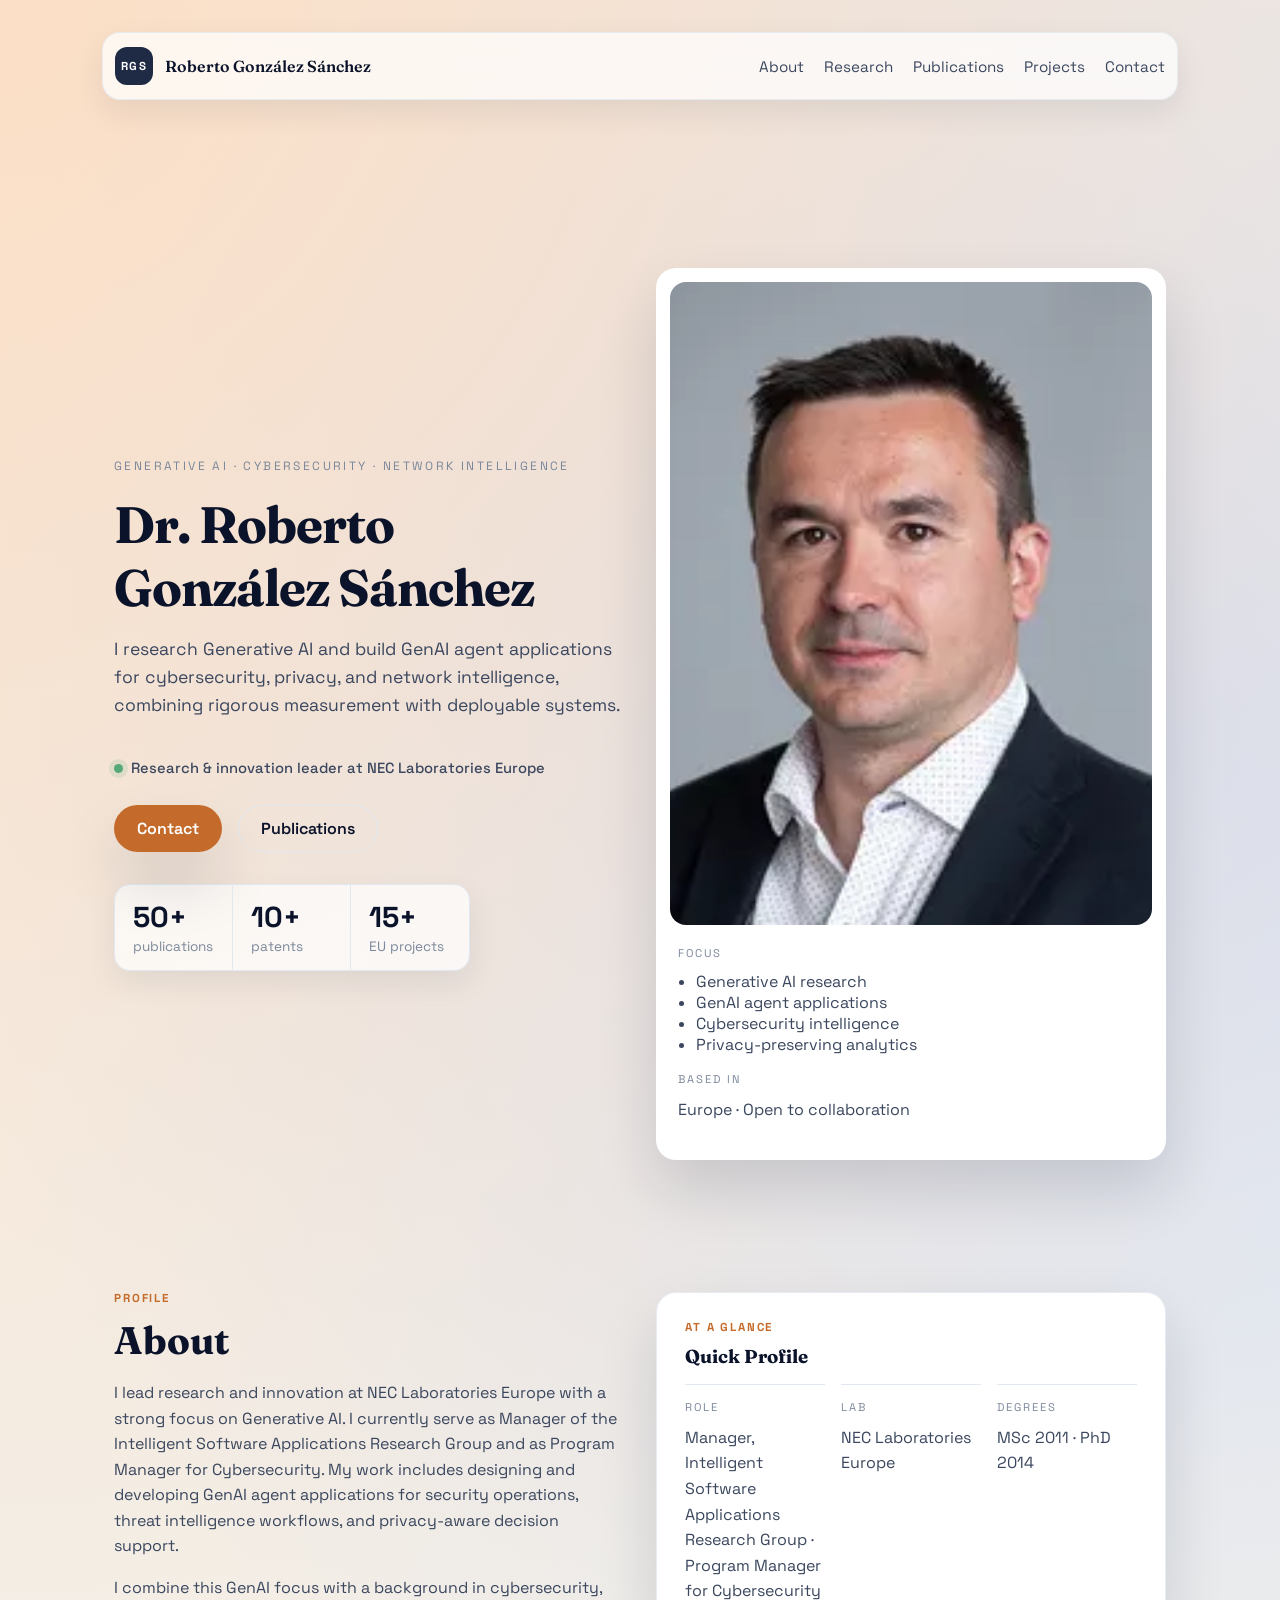
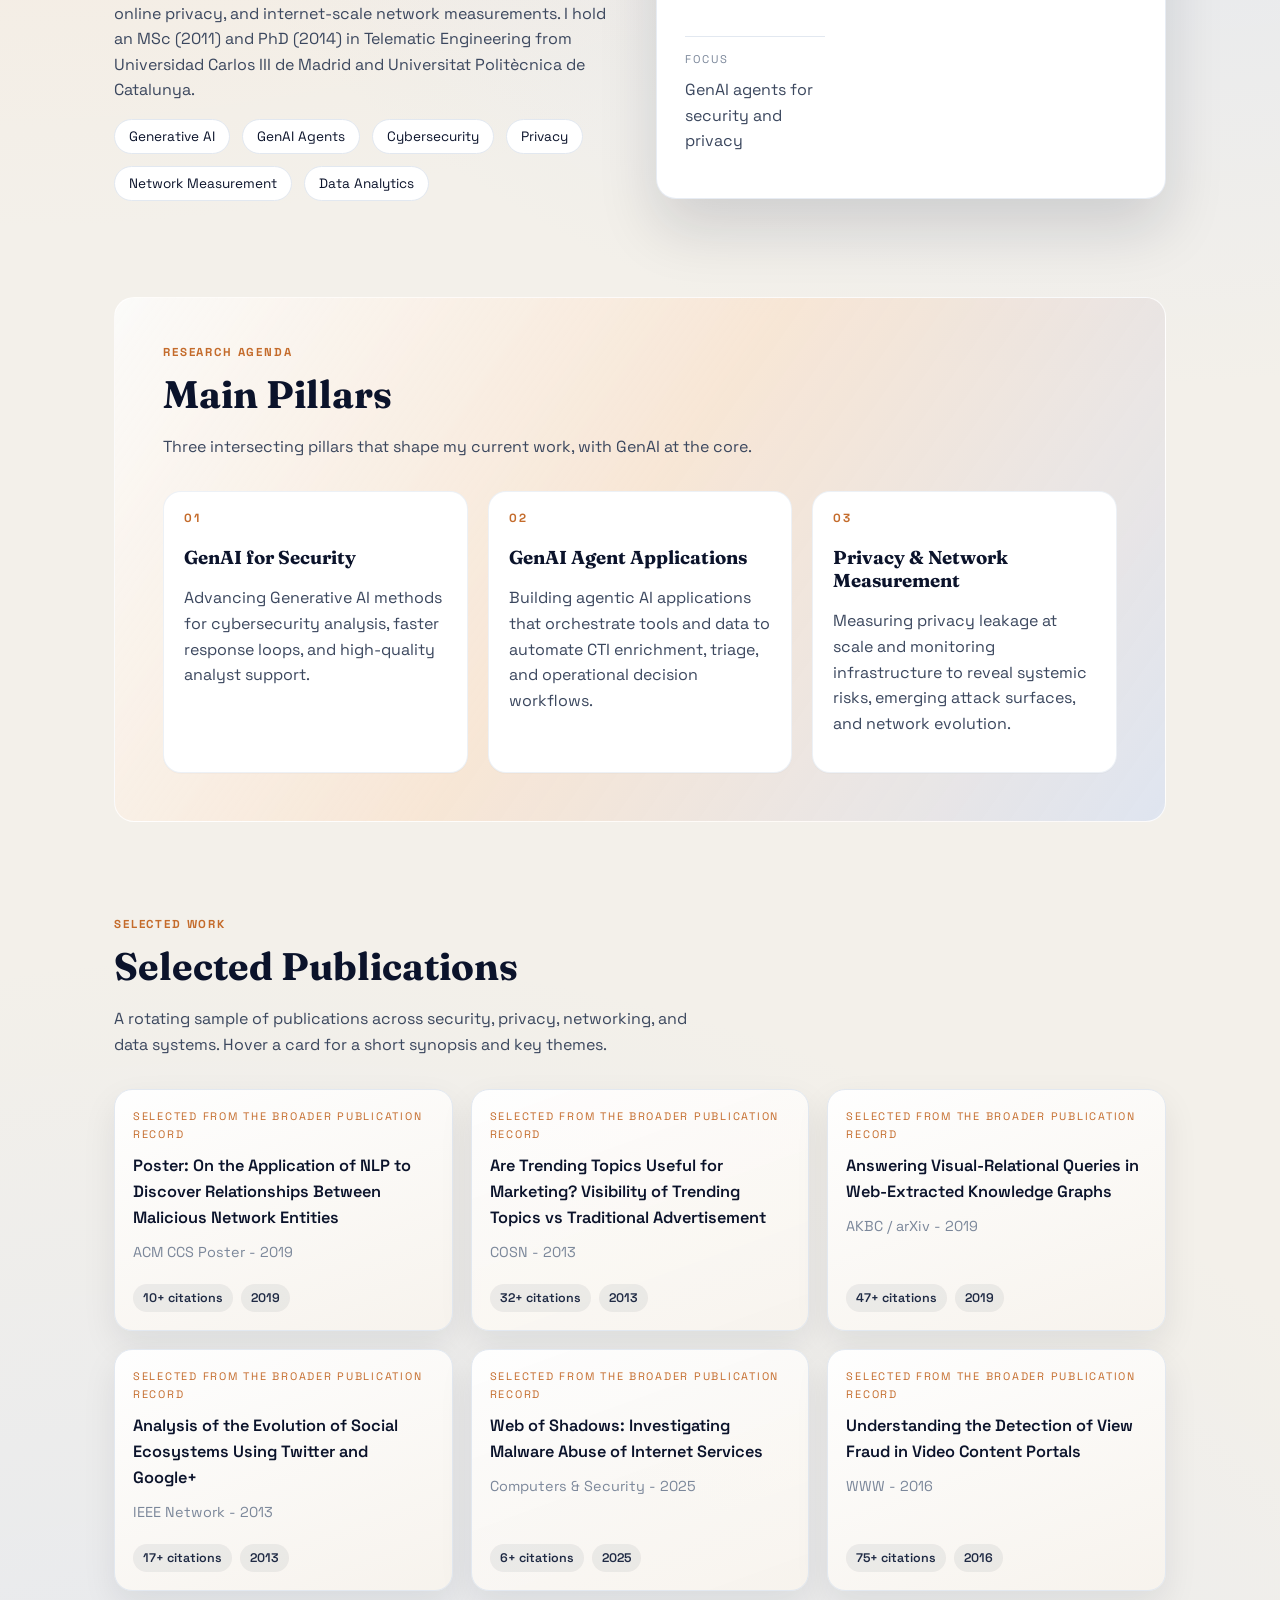
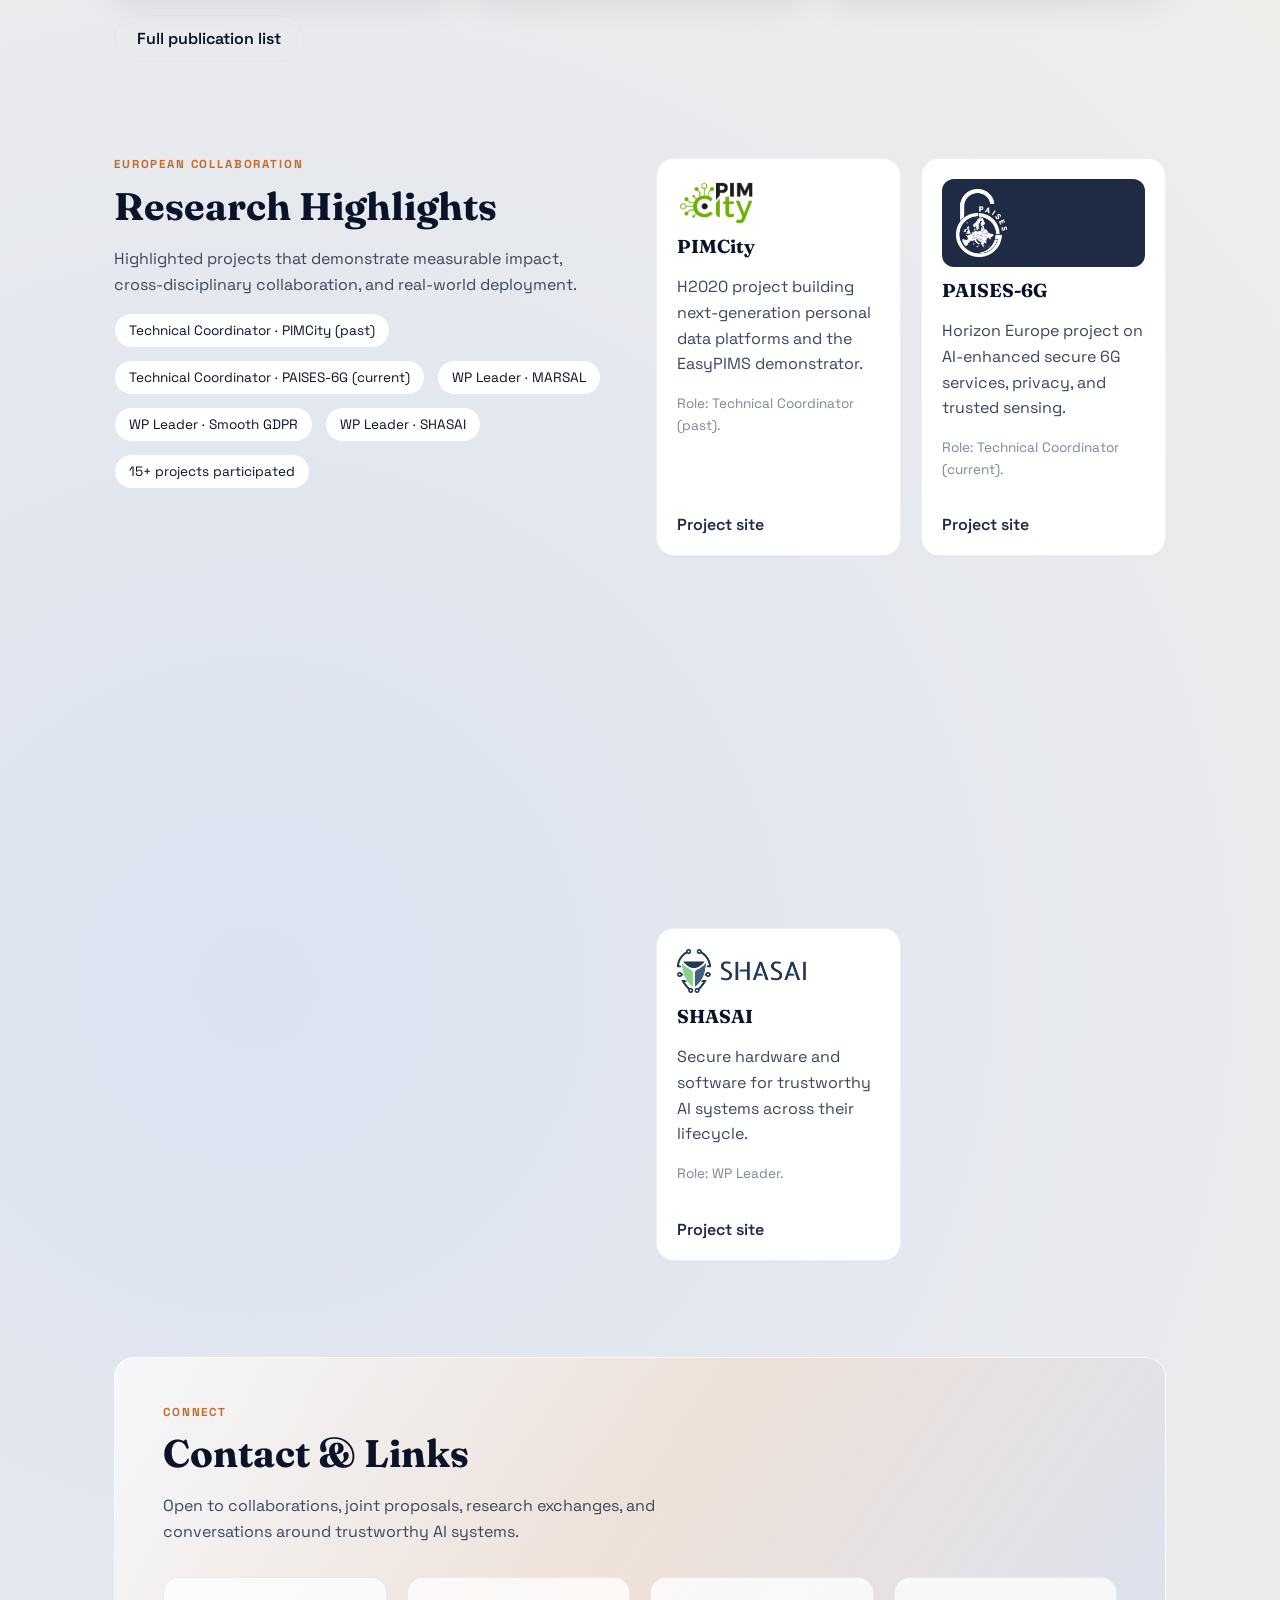
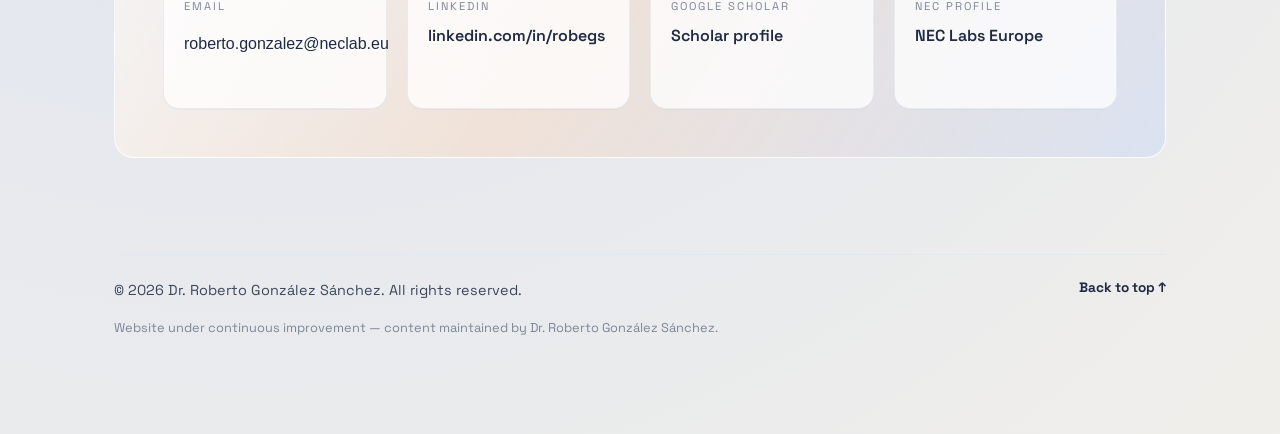
<file: index.html>
<!doctype html>
<html lang="en">
  <head>
    <meta charset="UTF-8" />
    <meta name="viewport" content="width=device-width, initial-scale=1" />
    <meta name="description" content="Dr. Roberto González Sánchez — research in Generative AI, GenAI agents, cybersecurity, privacy, and network measurements." />
    <title>Dr. Roberto González Sánchez</title>
    <link rel="preconnect" href="https://fonts.googleapis.com" />
    <link rel="preconnect" href="https://fonts.gstatic.com" crossorigin />
    <link href="https://fonts.googleapis.com/css2?family=Fraunces:opsz,wght@9..144,300;9..144,500;9..144,700&family=Space+Grotesk:wght@300;400;500;600;700&display=swap" rel="stylesheet" />
    <link rel="stylesheet" href="styles.css" />

    <!-- Canonical URL -->
    <link rel="canonical" href="https://robegs.es" />
    <link rel="preload" as="image" href="assets/images/roberto-gonzalez-sanchez-nec-1200.webp" imagesrcset="assets/images/roberto-gonzalez-sanchez-nec-600.webp 600w, assets/images/roberto-gonzalez-sanchez-nec-1200.webp 1200w" imagesizes="(max-width: 40rem) 100vw, 600px" />

    <!-- Plausible Analytics (privacy-first) -->
    <script async defer data-domain="robegs.es" src="https://plausible.io/js/plausible.js"></script>

    <!-- Open Graph / Twitter -->
    <meta property="og:title" content="Dr. Roberto González Sánchez" />
    <meta property="og:description" content="Dr. Roberto González Sánchez — research in Generative AI, GenAI agents, cybersecurity, privacy, and network measurements." />
    <meta property="og:type" content="website" />
    <meta property="og:url" content="https://robegs.es" />
    <meta property="og:site_name" content="Robegs" />
    <meta property="og:image" content="https://robegs.es/assets/images/roberto-gonzalez-sanchez-nec.jpg" />
    <meta name="twitter:card" content="summary_large_image" />

    <!-- JSON-LD Person schema -->
    <script type="application/ld+json">
    {
      "@context": "https://schema.org",
      "@type": "Person",
      "name": "Dr. Roberto González Sánchez",
      "url": "https://robegs.es",
      "jobTitle": "Manager, Intelligent Software Applications Research Group",
      "affiliation": "NEC Laboratories Europe",
      "image": "https://robegs.es/assets/images/roberto-gonzalez-sanchez-nec.jpg",
      "sameAs": [
        "https://www.linkedin.com/in/robegs/",
        "https://scholar.google.com/citations?user=ExKBvzMAAAAJ&hl=es"
      ]
    }
    </script>

  </head>
  <body>
    <div class="page">
      <header class="site-header">
        <a class="brand" href="#top" aria-label="Roberto González Sánchez — home">
          <span class="logo">RGS</span>
          <span class="brand-name">Roberto González Sánchez</span>
        </a>
        <nav id="primary-nav" class="nav" aria-label="Primary navigation">
          <a href="#about">About</a>
          <a href="#research">Research</a>
          <a href="#publications">Publications</a>
          <a href="#projects">Projects</a>
          <a href="#contact">Contact</a>
        </nav>
        <button class="menu-toggle" aria-label="Toggle navigation" aria-expanded="false" aria-controls="primary-nav">Menu</button>
      </header>

      <main id="main">
        <section class="hero" id="top">
          <div class="hero-content">
            <p class="eyebrow">Generative AI · Cybersecurity · Network Intelligence</p>
            <h1>Dr. Roberto González Sánchez</h1>
            <p class="lead">
              I research Generative AI and build GenAI agent applications for cybersecurity, privacy, and
              network intelligence, combining rigorous measurement with deployable systems.
            </p>
            <p class="hero-status"><span aria-hidden="true"></span>Research & innovation leader at NEC Laboratories Europe</p>
            <div class="hero-actions">
              <a class="btn primary" href="#contact">Contact</a>
              <a class="btn ghost" href="#publications">Publications</a>
            </div>
            <div class="hero-metrics" aria-label="Career highlights">
              <div class="metric-item">
                <span class="metric">50+</span>
                <span class="metric-label">publications</span>
              </div>
              <div class="metric-item">
                <span class="metric">10+</span>
                <span class="metric-label">patents</span>
              </div>
              <div class="metric-item">
                <span class="metric">15+</span>
                <span class="metric-label">EU projects</span>
              </div>
            </div>
          </div>
          <div class="hero-card">
            <div class="portrait">
              <picture>
                <source type="image/webp" srcset="assets/images/roberto-gonzalez-sanchez-nec-600.webp 600w, assets/images/roberto-gonzalez-sanchez-nec-1200.webp 1200w" sizes="(max-width: 40rem) 100vw, 600px" />
                <img src="assets/images/roberto-gonzalez-sanchez-nec.jpg" alt="Dr. Roberto González Sánchez" fetchpriority="high" decoding="async" />
              </picture>
            </div>
            <div class="hero-card-body">
              <p class="label">Focus</p>
              <ul>
                <li>Generative AI research</li>
                <li>GenAI agent applications</li>
                <li>Cybersecurity intelligence</li>
                <li>Privacy‑preserving analytics</li>
              </ul>
              <p class="label">Based in</p>
              <p>Europe · Open to collaboration</p>
            </div>
          </div>
        </section>

        <section class="split" id="about">
          <div>
            <p class="section-kicker">Profile</p>
            <h2>About</h2>
            <p>
              I lead research and innovation at NEC Laboratories Europe with a strong focus on Generative AI.
              I currently serve as Manager of the Intelligent Software Applications Research Group and as
              Program Manager for Cybersecurity. My work includes designing and developing GenAI agent
              applications for security operations, threat intelligence workflows, and privacy-aware
              decision support.
            </p>
            <p>
              I combine this GenAI focus with a background in cybersecurity, online privacy, and internet-scale
              network measurements. I hold an MSc (2011) and PhD (2014) in Telematic Engineering from
              Universidad Carlos III de Madrid and Universitat Politècnica de Catalunya.
            </p>
            <div class="chips">
              <span>Generative AI</span>
              <span>GenAI Agents</span>
              <span>Cybersecurity</span>
              <span>Privacy</span>
              <span>Network Measurement</span>
              <span>Data Analytics</span>
            </div>
          </div>
          <div class="panel">
            <p class="section-kicker">At a glance</p>
            <h3>Quick Profile</h3>
            <div class="profile-grid">
              <div>
                <p class="label">Role</p>
                <p>Manager, Intelligent Software Applications Research Group · Program Manager for Cybersecurity</p>
              </div>
              <div>
                <p class="label">Lab</p>
                <p>NEC Laboratories Europe</p>
              </div>
              <div>
                <p class="label">Degrees</p>
                <p>MSc 2011 · PhD 2014</p>
              </div>
              <div>
                <p class="label">Focus</p>
                <p>GenAI agents for security and privacy</p>
              </div>
            </div>
          </div>
        </section>

        <section id="research" class="accent">
          <div class="section-header">
            <p class="section-kicker">Research agenda</p>
            <h2>Main Pillars</h2>
            <p>Three intersecting pillars that shape my current work, with GenAI at the core.</p>
          </div>
          <div class="cards">
            <article class="card research-card">
              <span class="card-index">01</span>
              <h3>GenAI for Security</h3>
              <p>
                Advancing Generative AI methods for cybersecurity analysis, faster response loops, and
                high-quality analyst support.
              </p>
            </article>
            <article class="card research-card">
              <span class="card-index">02</span>
              <h3>GenAI Agent Applications</h3>
              <p>
                Building agentic AI applications that orchestrate tools and data to automate CTI enrichment,
                triage, and operational decision workflows.
              </p>
            </article>
            <article class="card research-card">
              <span class="card-index">03</span>
              <h3>Privacy & Network Measurement</h3>
              <p>
                Measuring privacy leakage at scale and monitoring infrastructure to reveal systemic risks,
                emerging attack surfaces, and network evolution.
              </p>
            </article>
          </div>
        </section>

        <section id="publications">
          <div class="section-header">
            <p class="section-kicker">Selected work</p>
            <h2>Selected Publications</h2>
            <p>A rotating sample of publications across security, privacy, networking, and data systems. Hover a card for a short synopsis and key themes.</p>
          </div>
          <div class="publications" id="publications-list"></div>
          <div class="section-actions">
            <a class="btn ghost" href="https://scholar.google.com/citations?user=ExKBvzMAAAAJ&hl=es" target="_blank" rel="noreferrer">Full publication list</a>
          </div>
        </section>

        <section id="projects" class="split">
          <div>
            <p class="section-kicker">European collaboration</p>
            <h2>Research Highlights</h2>
            <p>
              Highlighted projects that demonstrate measurable impact, cross‑disciplinary collaboration, and
              real‑world deployment.
            </p>
            <div class="chips">
              <span>Technical Coordinator · PIMCity (past)</span>
              <span>Technical Coordinator · PAISES‑6G (current)</span>
              <span>WP Leader · MARSAL</span>
              <span>WP Leader · Smooth GDPR</span>
              <span>WP Leader · SHASAI</span>
              <span>15+ projects participated</span>
            </div>
          </div>
          <div class="cards">
            <article class="card project-card">
              <picture>
                <source type="image/webp" srcset="assets/images/logos/pimcity.webp" />
                <img class="project-logo" src="assets/images/logos/pimcity.png" alt="PIMCity logo" loading="lazy" />
              </picture>
              <h3>PIMCity</h3>
              <p>H2020 project building next‑generation personal data platforms and the EasyPIMS demonstrator.</p>
              <p class="card-meta">Role: Technical Coordinator (past).</p>
              <a class="card-link" href="https://www.pimcity-h2020.eu/" target="_blank" rel="noreferrer">Project site</a>
            </article>
            <article class="card project-card">
              <div class="project-logo-panel">
                <img class="project-logo project-logo-light" src="assets/images/logos/paises-6g.png" alt="PAISES-6G logo" loading="lazy" />
              </div>
              <h3>PAISES‑6G</h3>
              <p>Horizon Europe project on AI‑enhanced secure 6G services, privacy, and trusted sensing.</p>
              <p class="card-meta">Role: Technical Coordinator (current).</p>
              <a class="card-link" href="https://paises-6g.eu/" target="_blank" rel="noreferrer">Project site</a>
            </article>
            <article class="card project-card">
              <img class="project-logo" src="assets/images/logos/marsal.png" alt="MARSAL logo" loading="lazy" />
              <h3>MARSAL</h3>
              <p>ML‑based management of 5G and beyond networks with security and elastic infrastructure focus.</p>
              <p class="card-meta">Role: WP Leader.</p>
              <a class="card-link" href="https://cordis.europa.eu/project/id/101017171" target="_blank" rel="noreferrer">Project fact sheet</a>
            </article>
            <article class="card project-card">
              <picture>
                <source type="image/webp" srcset="assets/images/logos/smooth.webp" />
                <img class="project-logo" src="assets/images/logos/smooth.png" alt="SMOOTH GDPR logo" loading="lazy" />
              </picture>
              <h3>SMOOTH (GDPR)</h3>
              <p>GDPR compliance tools and cloud platform for micro‑enterprises.</p>
              <p class="card-meta">Role: WP Leader.</p>
              <a class="card-link" href="https://smoothplatform.eu/" target="_blank" rel="noreferrer">Project site</a>
            </article>
            <article class="card project-card">
              <img class="project-logo" src="assets/images/logos/shasai.png" alt="SHASAI logo" loading="lazy" />
              <h3>SHASAI</h3>
              <p>Secure hardware and software for trustworthy AI systems across their lifecycle.</p>
              <p class="card-meta">Role: WP Leader.</p>
              <a class="card-link" href="https://shasai.eu/" target="_blank" rel="noreferrer">Project site</a>
            </article>
          </div>
        </section>

        <section id="contact" class="accent">
          <div class="section-header">
            <p class="section-kicker">Connect</p>
            <h2>Contact & Links</h2>
            <p>Open to collaborations, joint proposals, research exchanges, and conversations around trustworthy AI systems.</p>
          </div>
          <div class="contact-grid">
            <div class="contact-item contact-item-email">
              <p class="label">Email</p>
              <img class="email-image" src="assets/images/email.svg" alt="roberto.gonzalez@neclab.eu" loading="lazy" />
            </div>
            <div class="contact-item">
              <p class="label">LinkedIn</p>
              <p><a href="https://www.linkedin.com/in/robegs/" target="_blank" rel="noreferrer">linkedin.com/in/robegs</a></p>
            </div>
            <div class="contact-item">
              <p class="label">Google Scholar</p>
              <p><a href="https://scholar.google.com/citations?user=ExKBvzMAAAAJ&hl=es" target="_blank" rel="noreferrer">Scholar profile</a></p>
            </div>
            <div class="contact-item">
              <p class="label">NEC Profile</p>
              <p><a href="https://neclab.eu/research-groups/system-platform-for-iot-and-ai/intelligent-software-system/our-researchers/people-detail/dr-roberto-gonzalez-sanchez" target="_blank" rel="noreferrer">NEC Labs Europe</a></p>
            </div>
          </div>
        </section>
      </main>

      <footer class="site-footer">
        <div>
          <p>© 2026 Dr. Roberto González Sánchez. All rights reserved.</p>
          <p class="disclaimer">Website under continuous improvement — content maintained by Dr. Roberto González Sánchez.</p>
        </div>
        <a class="back-to-top" href="#top">Back to top ↑</a>
      </footer>
    </div>

    <script src="app.js"></script>
  </body>
</html>
</file>
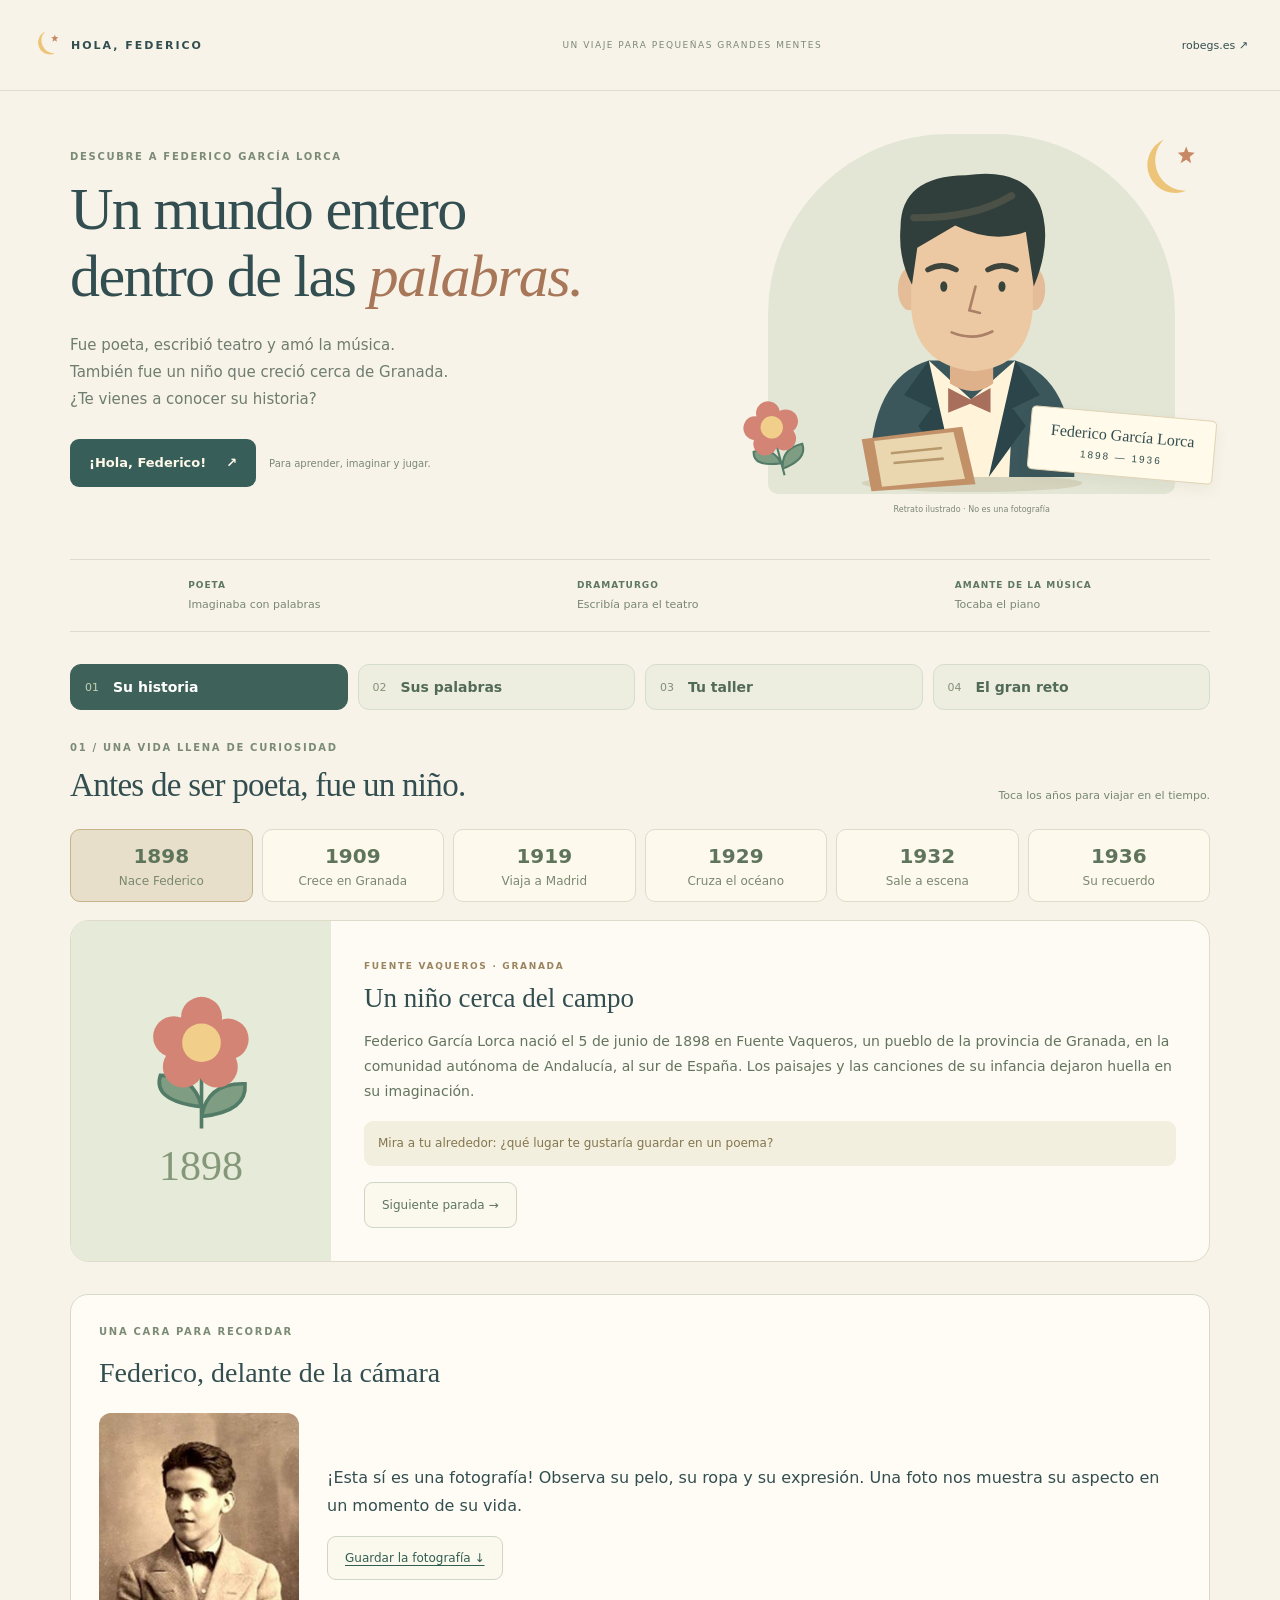
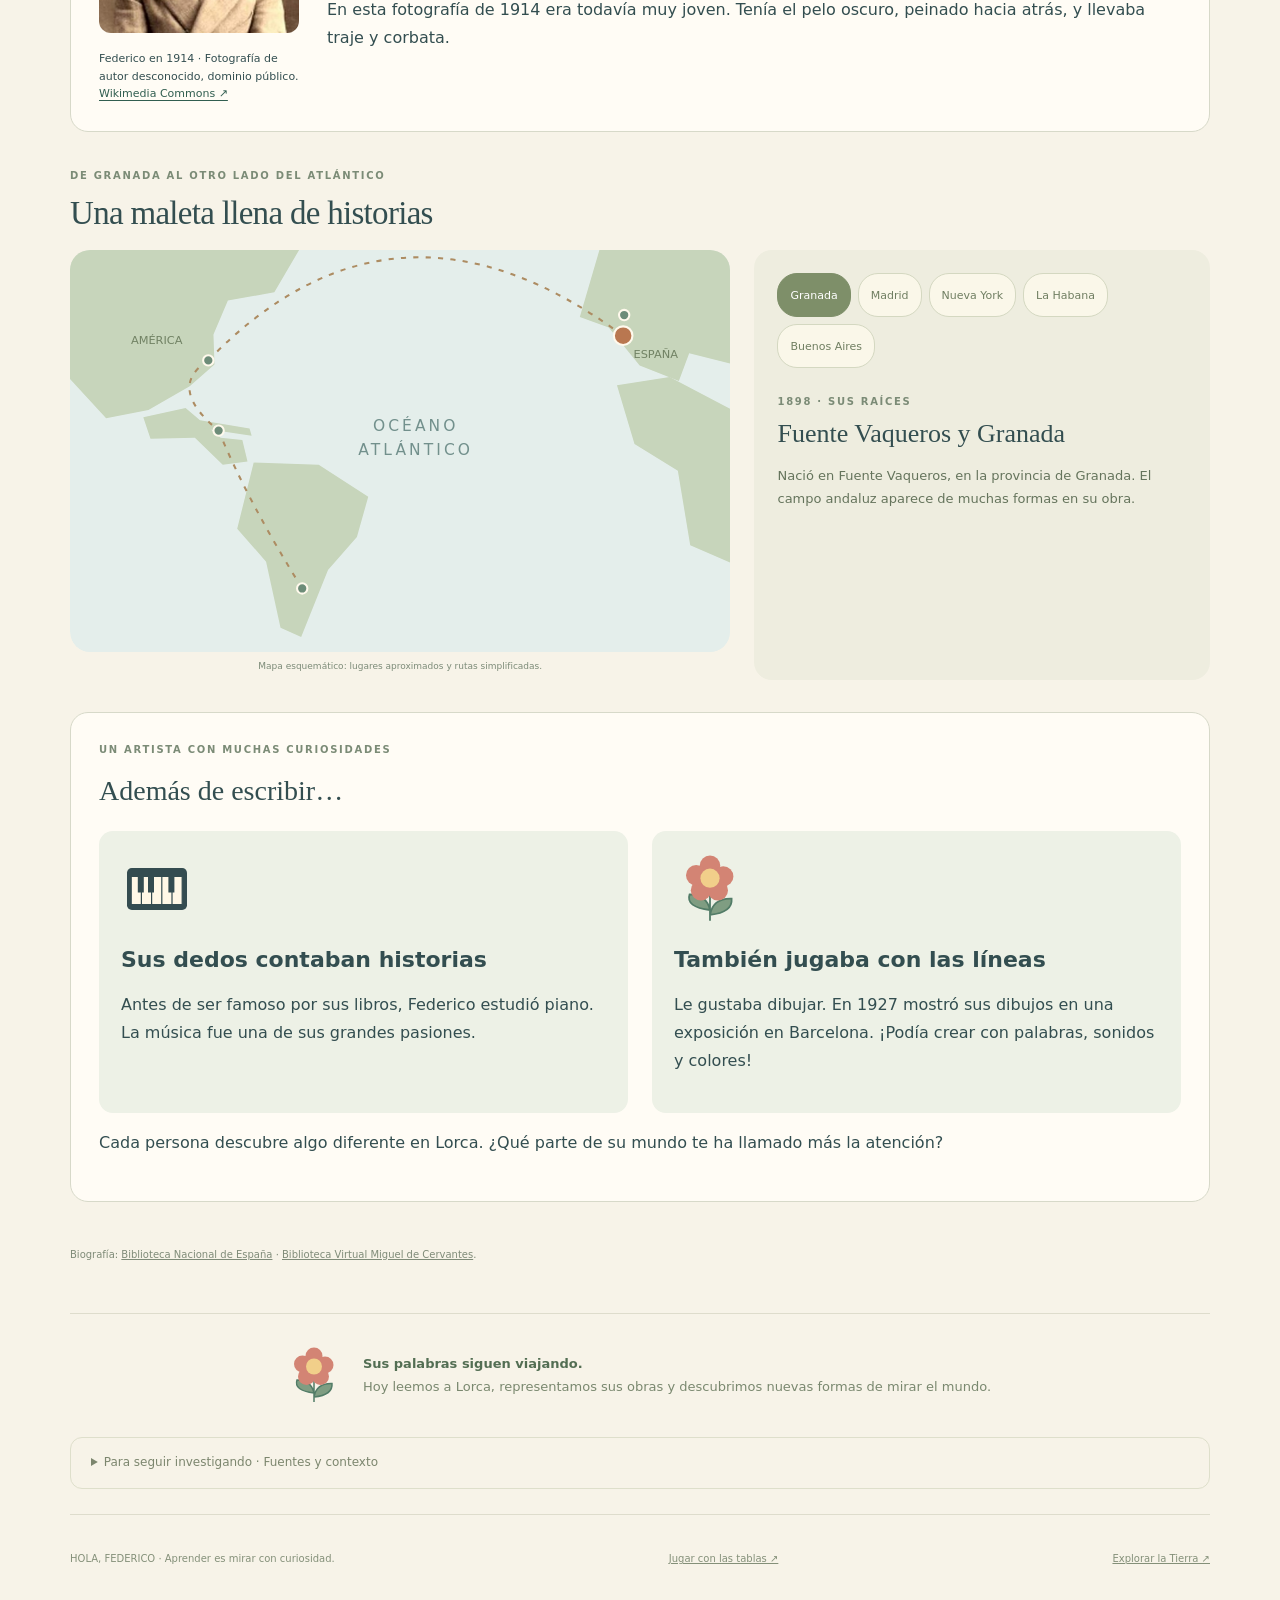
<file: lorca/index.html>
<!doctype html><html lang="es"><head><meta charset="utf-8"><meta name="viewport" content="width=device-width,initial-scale=1"><meta name="theme-color" content="#f7f3e8"><title>Hola, Federico · Descubre a García Lorca</title><meta name="description" content="Conoce a Federico García Lorca con una historia interactiva, viajes, poesía y juegos para niños. Aprende, escucha e inventa tus propios versos."><link rel="stylesheet" href="style.css"></head><body>
<header><a class="brand" href="./"><svg aria-hidden="true"><use href="art.svg#moon"/></svg>HOLA, FEDERICO</a><span>UN VIAJE PARA PEQUEÑAS GRANDES MENTES</span><a href="/">robegs.es ↗</a></header><main>
<section class="hero"><div><p class="eyebrow">DESCUBRE A FEDERICO GARCÍA LORCA</p><h1>Un mundo entero<br>dentro de las <em>palabras.</em></h1><p>Fue poeta, escribió teatro y amó la música.<br>También fue un niño que creció cerca de Granada.<br>¿Te vienes a conocer su historia?</p><a class="primary" href="#explore">¡Hola, Federico! <span>↗</span></a><span class="age">Para aprender, imaginar y jugar.</span></div><figure class="hero-art"><div class="arch"></div><svg class="portrait" role="img" aria-label="Retrato ilustrado de Federico García Lorca"><use href="art.svg#portrait"/></svg><svg class="hero-moon" aria-hidden="true"><use href="art.svg#moon"/></svg><svg class="hero-flower" aria-hidden="true"><use href="art.svg#flower"/></svg><span class="name-tag">Federico García Lorca<small>1898 — 1936</small></span><figcaption>Retrato ilustrado · No es una fotografía</figcaption></figure></section>
<div class="identity"><span><b>POETA</b> Imaginaba con palabras</span><span><b>DRAMATURGO</b> Escribía para el teatro</span><span><b>AMANTE DE LA MÚSICA</b> Tocaba el piano</span></div>
<nav id="explore" class="tabs" aria-label="Elige una aventura"><button data-view="story" aria-pressed="true" aria-controls="story">01 <span>Su historia</span></button><button data-view="words" aria-pressed="false" aria-controls="words">02 <span>Sus palabras</span></button><button data-view="create" aria-pressed="false" aria-controls="create">03 <span>Tu taller</span></button><button data-view="quiz" aria-pressed="false" aria-controls="quiz">04 <span>El gran reto</span></button></nav>
<section id="story" class="panel"><div class="section-heading"><div><p class="eyebrow">01 / UNA VIDA LLENA DE CURIOSIDAD</p><h2>Antes de ser poeta, fue un niño.</h2></div><span class="tiny">Toca los años para viajar en el tiempo.</span></div><div id="timeline" class="timeline" role="group" aria-label="Momentos de la vida de Lorca"></div><article class="story-card"><div class="story-picture"><svg id="storyArt" aria-hidden="true"><use href="art.svg#flower"/></svg><span id="storyYear">1898</span></div><div class="story-copy" aria-live="polite"><span id="storyTag" class="eyebrow"></span><h3 id="storyTitle"></h3><p id="storyText"></p><p id="storyThink" class="think"></p><button id="storyNext" class="secondary">Siguiente parada →</button></div></article>
<article class="discovery"><p class="eyebrow">UNA CARA PARA RECORDAR</p><h3>Federico, delante de la cámara</h3><div class="life-photo"><figure><img src="lorca-1914.jpg" width="545" height="600" alt="Federico García Lorca joven, con pelo oscuro peinado hacia atrás, traje y corbata"><figcaption>Federico en 1914 · Fotografía de autor desconocido, dominio público. <a href="https://commons.wikimedia.org/wiki/File:Lorca_(1914).jpg" target="_blank" rel="noopener">Wikimedia Commons ↗</a></figcaption></figure><div><p>¡Esta sí es una fotografía! Observa su pelo, su ropa y su expresión. Una foto nos muestra su aspecto en un momento de su vida.</p><a class="secondary" href="lorca-1914.jpg" download="federico-garcia-lorca-1914.jpg">Guardar la fotografía ↓</a><p>En esta fotografía de 1914 era todavía muy joven. Tenía el pelo oscuro, peinado hacia atrás, y llevaba traje y corbata.</p></div></div></article><div class="section-heading map-heading"><div><p class="eyebrow">DE GRANADA AL OTRO LADO DEL ATLÁNTICO</p><h2>Una maleta llena de historias</h2></div></div><div class="travel"><div class="map-wrap"><svg viewBox="0 0 640 390" role="img" aria-label="Mapa esquemático del Atlántico: España, Nueva York, Cuba y Buenos Aires"><rect width="640" height="390" rx="20" fill="#e4eeeb"/><g fill="#c7d5bb"><path d="M0 0H222L198 41 153 49 139 82 140 111 116 132 76 155 35 163 0 125Z"/><path d="m71 162 41-9 34 29 21 2 5 21-24 3-27-26-43 1z"/><path d="m178 206 63 2 48 31-11 39-28 32-26 65-20-9-14-64-28-32z"/><path d="M513 0h127v110l-40-10-10 27-38-15-30-37-28-10z"/><path d="m530 131 51-8 59 31v149l-39-17-12-72-42-26z"/><path d="m126 165 48 8 2 7-47-7z"/></g><text x="335" y="175" text-anchor="middle" fill="#72908c" font-size="15" letter-spacing="3">OCÉANO</text><text x="335" y="199" text-anchor="middle" fill="#72908c" font-size="15" letter-spacing="3">ATLÁNTICO</text><text x="546" y="105" fill="#718264" font-size="11">ESPAÑA</text><text x="59" y="91" fill="#718264" font-size="11">AMÉRICA</text><path d="M536 83Q315-80 134 107M134 107Q93 133 144 175M144 175Q172 243 225 328" stroke="#ad8c62" stroke-width="2" stroke-dasharray="5 7" fill="none"/><g id="mapDots"></g></svg><p>Mapa esquemático: lugares aproximados y rutas simplificadas.</p></div><div class="travel-info"><div id="places" class="place-buttons" role="group" aria-label="Lugares de su vida"></div><div aria-live="polite"><span id="placeDate" class="eyebrow"></span><h3 id="placeTitle"></h3><p id="placeText"></p></div></div></div><article class="discovery"><p class="eyebrow">UN ARTISTA CON MUCHAS CURIOSIDADES</p><h3>Además de escribir…</h3><div class="curiosity-grid"><div><svg aria-hidden="true"><use href="art.svg#piano"/></svg><h4>Sus dedos contaban historias</h4><p>Antes de ser famoso por sus libros, Federico estudió piano. La música fue una de sus grandes pasiones.</p></div><div><svg aria-hidden="true"><use href="art.svg#flower"/></svg><h4>También jugaba con las líneas</h4><p>Le gustaba dibujar. En 1927 mostró sus dibujos en una exposición en Barcelona. ¡Podía crear con palabras, sonidos y colores!</p></div></div><p class="think">Cada persona descubre algo diferente en Lorca. ¿Qué parte de su mundo te ha llamado más la atención?</p></article><p class="source">Biografía: <a href="https://www.bne.es/es/autores/garcia-lorca-federico" target="_blank" rel="noopener">Biblioteca Nacional de España</a> · <a href="https://www.cervantesvirtual.com/portales/federico_garcia_lorca/biografia/" target="_blank" rel="noopener">Biblioteca Virtual Miguel de Cervantes</a>.</p></section>
<section id="words" class="panel" hidden><p class="eyebrow">02 / PALABRAS, ESCENARIOS Y MELODÍAS</p><h2>Federico tenía muchas formas de crear.</h2><p class="intro-text">Un poema puede hacernos imaginar. En el teatro, los personajes cobran vida. Y la música nos hace sentir.</p><div class="arts-tabs" role="group" aria-label="Elige un arte"><button data-art="poetry" aria-pressed="true"><svg aria-hidden="true"><use href="art.svg#book"/></svg>Poesía</button><button data-art="theatre" aria-pressed="false"><svg aria-hidden="true"><use href="art.svg#theatre"/></svg>Teatro</button><button data-art="music" aria-pressed="false"><svg aria-hidden="true"><use href="art.svg#piano"/></svg>Música</button></div>
<div id="poetry" class="art-panel"><article class="poem-card"><div><p class="eyebrow">UN PEQUEÑO FRAGMENTO DE LORCA</p><blockquote>«Mariposa del aire,<br>qué hermosa eres».</blockquote><p>Federico García Lorca · <em>Mariposa</em></p><p class="poem-source">Fragmento del poema conocido como «Mariposa del aire». <a href="https://www.curriculumnacional.cl/sites/default/files/newtenberg/614/articles-228525_recurso_14.pdf" target="_blank" rel="noopener">Leer el poema en el recurso educativo ↗</a></p></div><svg aria-hidden="true"><use href="art.svg#butterfly"/></svg></article><div class="mini-game"><h3>¿Qué está haciendo el poeta?</h3><p>Parece que le habla a la mariposa. ¿Puede un poema hablarle a un animal, a la luna o a una flor?</p><div class="choices" id="poetryChoices"><button data-poetry="yes">¡Sí! Podemos imaginarlo</button><button data-poetry="no">No, está prohibido</button></div><p id="poetryFeedback" class="feedback" role="status"></p></div></div>
<div id="theatre" class="art-panel theatre-panel" hidden><svg aria-hidden="true"><use href="art.svg#theatre"/></svg><div><p class="eyebrow">EL TEATRO VIAJA EN CAMIONETA</p><h3>La Barraca: un escenario para todos</h3><p>Desde 1932, Lorca dirigió con Eduardo Ugarte un grupo de teatro universitario llamado <strong>La Barraca</strong>. Llevaban obras clásicas a distintos pueblos de España.</p><p>Un <strong>dramaturgo</strong> escribe obras de teatro. Un <strong>director</strong> ayuda a los actores a preparar la representación. Federico hizo las dos cosas.</p><button id="curtainButton" class="primary" aria-expanded="false">¡Que se abra el telón!</button><div id="stageActivity" hidden><h4>Tu pequeño escenario</h4><p>Una persona dice «Soy la luna». Otra responde «Yo soy el río, y te veo en el agua». ¿Qué podrían decirse después?</p><small>Este diálogo es un juego inventado para la web; no es una obra de Lorca.</small></div></div></div>
<div id="music" class="art-panel music-panel" hidden><h3>Antes que escritor, ¡pianista!</h3><p>De joven, Federico estudió piano. Le interesaban las canciones populares y fue amigo del compositor Manuel de Falla.</p><p>Toca las teclas para inventar una melodía. El sonido solo empieza cuando tú tocas.</p><div id="piano" class="piano" role="group" aria-label="Piano de cinco notas"></div><p id="pianoStatus" role="status">Prueba: do, mi, sol…</p><small>Este piano es un juego, no una composición de Lorca.</small><div class="andalusia-story"><p class="eyebrow">LOS SONIDOS DE SU TIERRA</p><h3>Andalucía sonaba dentro de sus poemas</h3><p>Federico creció escuchando canciones populares. Los paisajes, las voces y las tradiciones andaluzas alimentaron su imaginación. Le interesaba el <strong>flamenco</strong>, un arte que reúne cante, baile y música.</p><p>Su amigo <strong>Manuel de Falla</strong> era compositor: creaba música. En 1922, Lorca ayudó a impulsar con él y otros artistas un concurso de <strong>cante jondo</strong> en Granada. El cante jondo es una forma de cantar flamenco que expresa sentimientos muy profundos.</p><p>Lorca llevó el ritmo y los recuerdos de su tierra a sus versos. Por eso, leerlos en voz alta nos ayuda a descubrir su musicalidad.</p><a href="https://www.alhambra-patronato.es/elemento-del-mes/manuel-de-falla-en-la-alhambra-ante-el-i-centenario-del-concurso-de-cante-jondo-de-1922" target="_blank" rel="noopener">Descubre el concurso de 1922 · Patronato de la Alhambra ↗</a></div></div>
<article class="discovery"><p class="eyebrow">DOS POEMAS PARA IMAGINAR</p><h3>Una mariposa y dos lagartos</h3><div class="poem-discoveries"><div><svg aria-hidden="true"><use href="art.svg#butterfly"/></svg><h4>Mariposa</h4><p>El poeta habla a una mariposa dorada y verde y le pide que se quede. Sus palabras nos hacen imaginar sus colores y su vuelo.</p><a href="https://www.curriculumnacional.cl/sites/default/files/newtenberg/614/articles-228525_recurso_14.pdf" target="_blank" rel="noopener">Leer «Mariposa» (PDF) ↗</a></div><div><svg aria-hidden="true"><use href="art.svg#book"/></svg><h4>El lagarto está llorando</h4><p>Un lagarto y una lagarta lloran porque han perdido su anillo de boda. Lorca imagina animales con delantales que sienten como las personas.</p><a href="https://poemas.uned.es/poema/el-lagarto-esta-llorando-federico-garcia-lorca/" target="_blank" rel="noopener">Leer el poema en la UNED ↗</a></div></div><p class="think">La poesía también se escucha. Lee uno en voz alta, despacito, y deja que aparezca una imagen en tu imaginación. Puedes contarla o dibujarla.</p><p>Un <strong>poema</strong> es un texto. Un <strong>poemario</strong>, como <em>Romancero gitano</em>, es un libro que reúne varios poemas.</p></article><div class="book-heading"><h3>Una pequeña biblioteca</h3><p>Toca una portada para saber qué hay dentro.</p></div><div id="books" class="books"></div><p class="source">Sobre sus obras y su música: <a href="https://www.cervantesvirtual.com/portales/federico_garcia_lorca/biografia/" target="_blank" rel="noopener">Biblioteca Virtual Miguel de Cervantes</a>.</p></section>
<section id="create" class="panel" hidden><p class="eyebrow">03 / AHORA LA IMAGINACIÓN ES TUYA</p><h2>Tu pequeño taller de poesía</h2><p class="intro-text">Elige palabras y crea una imagen imposible. ¡La poesía también es jugar con la imaginación!</p><div class="workshop"><div id="wordChoices"></div><article class="your-poem"><svg aria-hidden="true"><use href="art.svg#moon"/></svg><p class="eyebrow">MI POEMA INVENTADO</p><p id="myPoem" aria-live="polite"></p><small>Creado por ti con este juego.<br>No es un poema de Federico García Lorca.</small><button id="savePoem" class="primary">Guardar mi poema ↓</button><p id="saveStatus" role="status"></p></article></div><div class="rhyme-card"><p class="eyebrow">UN JUEGO DE OÍDO</p><h3>¿Qué palabra rima con <span id="rhymeWord"></span>?</h3><p>Escucha cómo termina cada palabra. No todos los poemas tienen que rimar.</p><div id="rhymeAnswers" class="choices"></div><p id="rhymeFeedback" role="status" class="feedback"></p><button id="nextRhyme" class="secondary" hidden>Otra rima →</button></div></section>
<section id="quiz" class="panel" hidden><div class="quiz-wrap"><div><p class="eyebrow">04 / SEIS DESCUBRIMIENTOS</p><h2>¿Cuánto sabes de Federico?</h2><p>Sin reloj y sin perder puntos.<br>Si te equivocas, tendrás una pista.</p><svg class="quiz-art" aria-hidden="true"><use href="art.svg#book"/></svg><div id="quizDots" class="quiz-dots" aria-label="Progreso del reto"></div></div><article class="quiz-card"><span id="quizCount" class="eyebrow"></span><h3 id="quizQuestion"></h3><div id="quizAnswers" class="choices"></div><p id="quizFeedback" class="feedback" role="status"></p><button id="quizNext" class="primary" hidden>Siguiente pregunta →</button></article></div></section>
<section class="closing"><svg aria-hidden="true"><use href="art.svg#flower"/></svg><p><strong>Sus palabras siguen viajando.</strong><br>Hoy leemos a Lorca, representamos sus obras y descubrimos nuevas formas de mirar el mundo.</p></section><details class="grownups"><summary>Para seguir investigando · Fuentes y contexto</summary><p>Recorrido pensado para niños a partir de unos 8 años. La muerte de Lorca se explica sin detalles gráficos. Las actividades creativas son originales de esta web y se identifican como tales.</p><p>Una fuente es el lugar donde encuentras información: un libro, una web o el material de clase. Estas páginas te permiten comprobar los datos y descubrir más. Si las usas en un trabajo, puedes apuntar su nombre y su enlace.</p><p>Para ampliar: <a href="https://www.bne.es/es/autores/garcia-lorca-federico">Biblioteca Nacional de España</a>, <a href="https://www.cervantesvirtual.com/portales/federico_garcia_lorca/biografia/">Biblioteca Virtual Miguel de Cervantes</a>, <a href="https://garcia-lorca.org/1933-1936_biografia/">Fundación Federico García Lorca</a> y <a href="https://cvc.cervantes.es/Literatura/lorca_america/introduccion.htm">Centro Virtual Cervantes: viajes por América</a>.</p><p>No se piden datos personales. Los poemas que inventas no se envían a un servidor. «Guardar mi poema» descarga un archivo en tu dispositivo.</p></details></main><footer><span>HOLA, FEDERICO · Aprender es mirar con curiosidad.</span><a href="/multiplicar/">Jugar con las tablas ↗</a><a href="/tierra/">Explorar la Tierra ↗</a></footer><noscript>Activa JavaScript para explorar las actividades interactivas.</noscript><script type="module" src="app.js"></script></body></html>
</file>
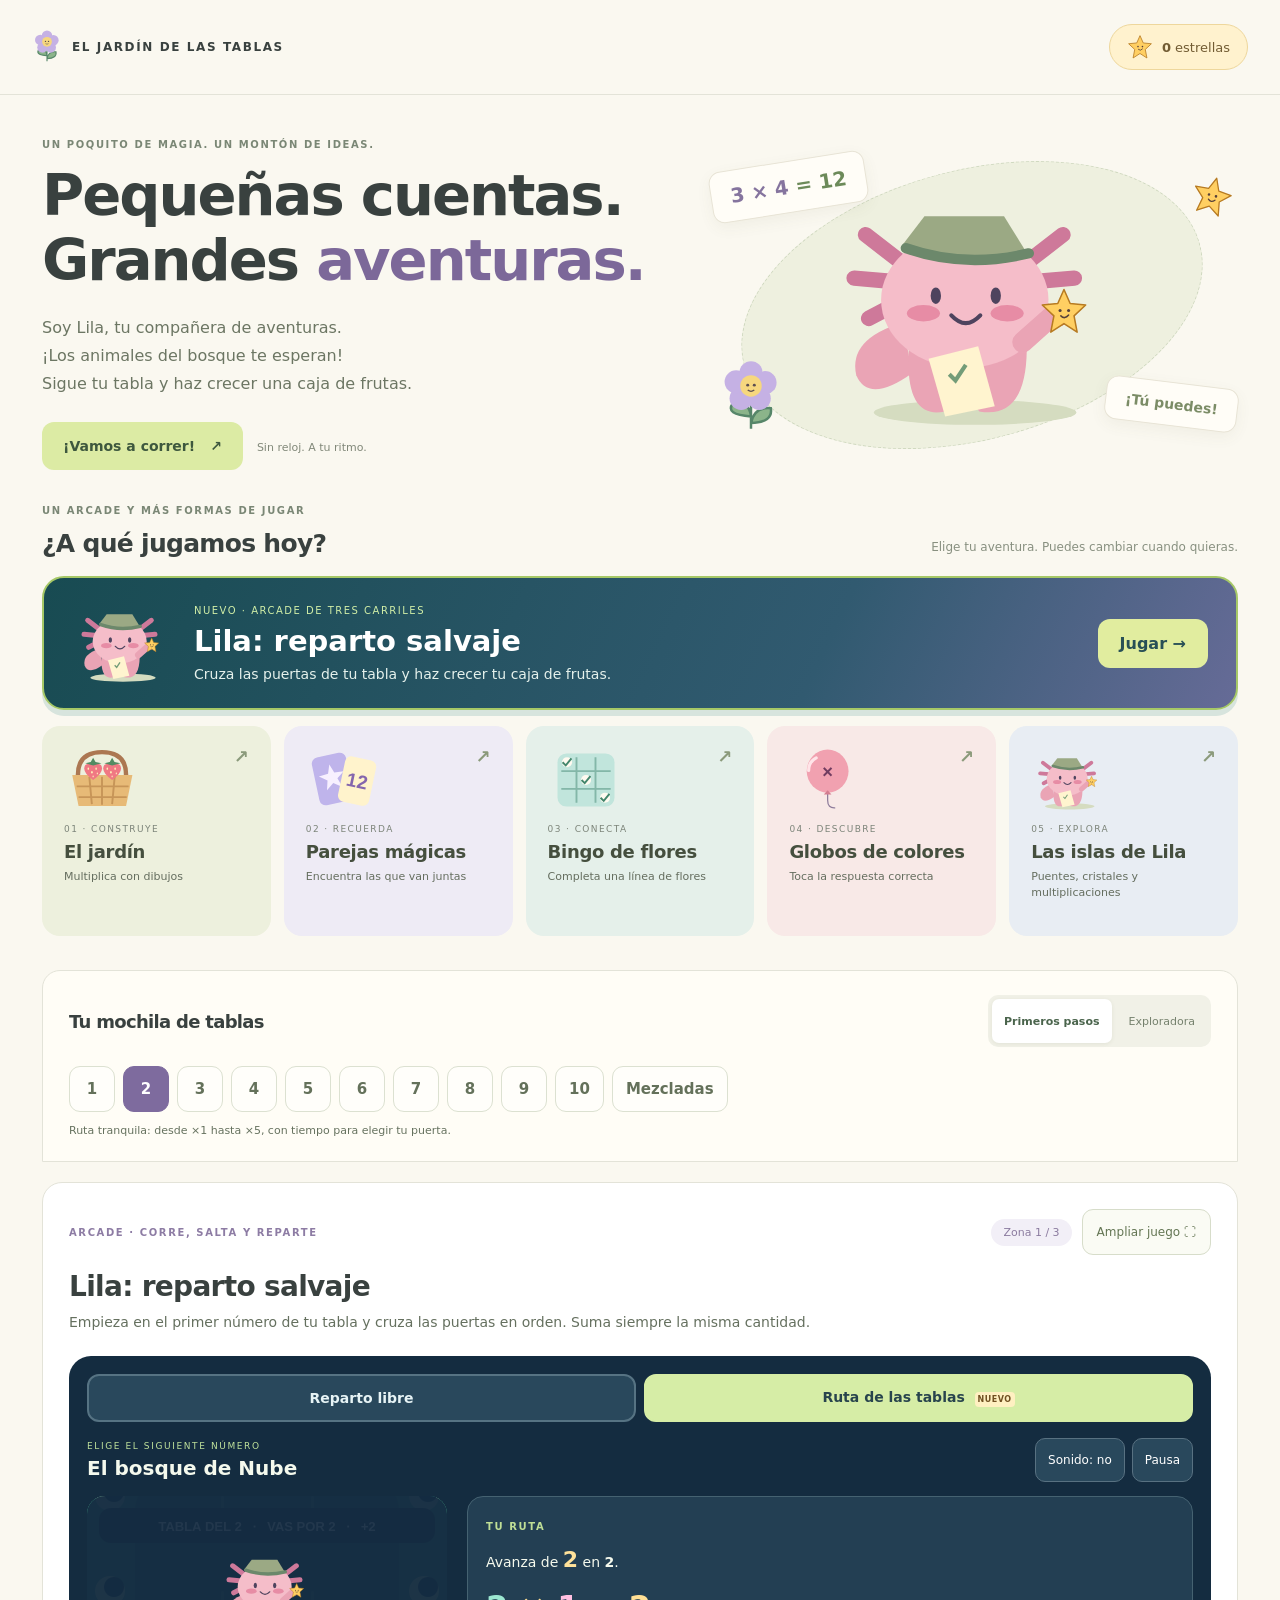
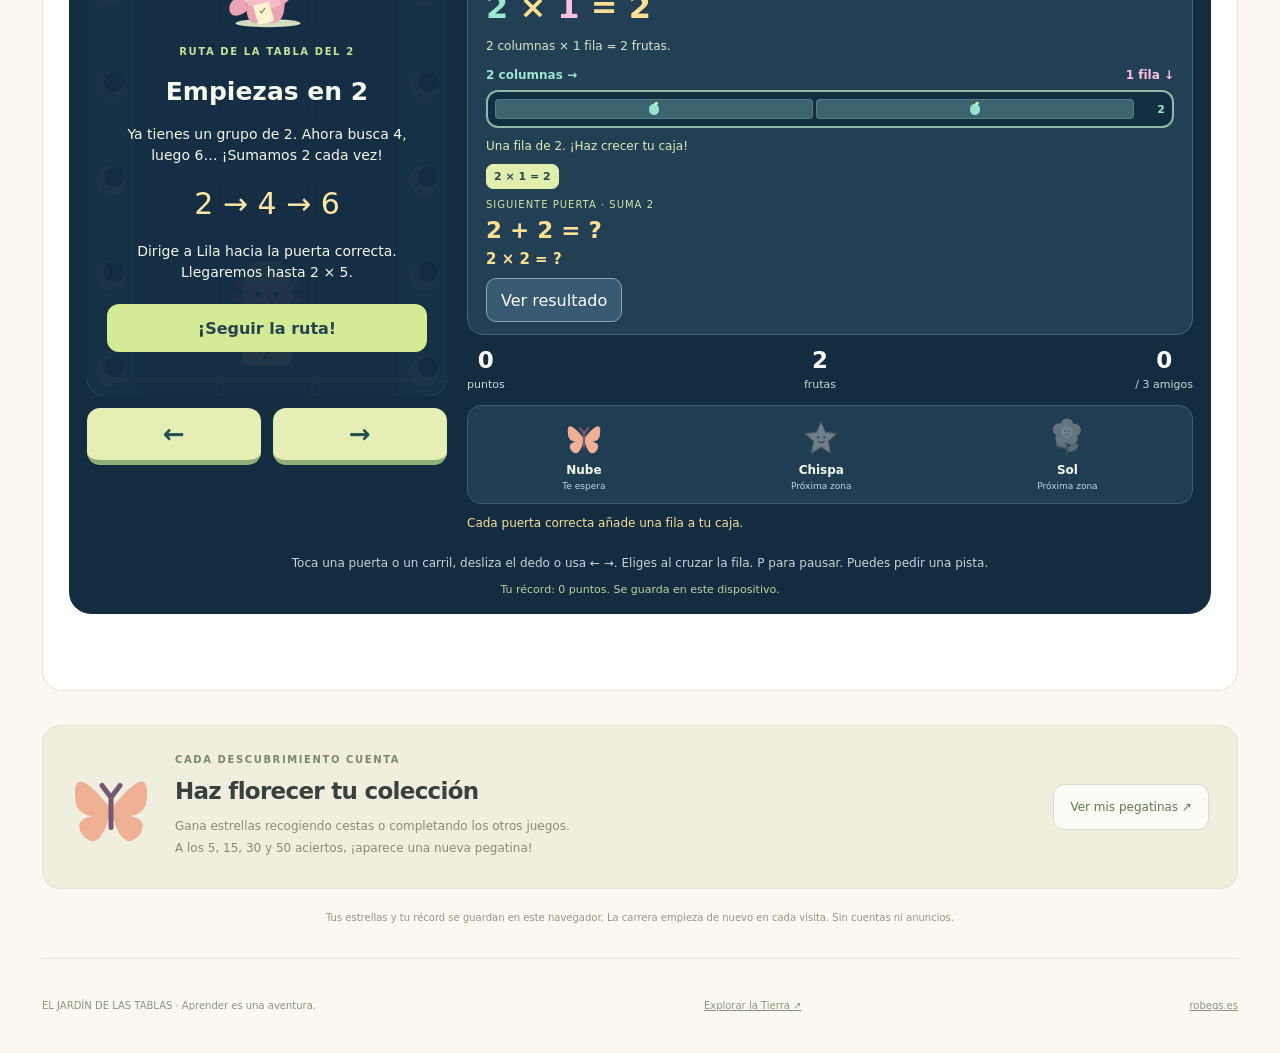
<file: multiplicar/index.html>
<!doctype html><html lang="es"><head><meta charset="utf-8"><meta name="viewport" content="width=device-width,initial-scale=1"><meta name="theme-color" content="#f9f7ef"><meta name="description" content="Un arcade para aprender las tablas jugando: corre con Lila, salta rocas, recoge cestas y reparte frutas. Multiplicaciones visuales dentro de la aventura."><title>El jardín de las tablas · Aprende jugando</title><link rel="stylesheet" href="style.css"></head><body>
<header><a class="brand" href="./"><svg aria-hidden="true"><use href="art.svg#flower"/></svg>EL JARDÍN DE LAS TABLAS</a><button id="collectionOpen" class="collection-button"><svg aria-hidden="true"><use href="art.svg#star"/></svg><span><strong id="starCount">0</strong> estrellas</span></button></header>
<main><section class="hero"><div><p class="eyebrow">UN POQUITO DE MAGIA. UN MONTÓN DE IDEAS.</p><h1>Pequeñas cuentas.<br>Grandes <em>aventuras.</em></h1><p>Soy Lila, tu compañera de aventuras.<br>¡Los animales del bosque te esperan!<br>Sigue tu tabla y haz crecer una caja de frutas.</p><a href="#play" class="primary hero-start">¡Vamos a correr! <span>↗</span></a><span class="gentle">Sin reloj. A tu ritmo.</span></div><div class="hero-art" aria-hidden="true"><div class="art-orbit"></div><span class="floating equation-one">3 × 4 <b>= 12</b></span><svg class="mascot"><use href="art.svg#mascot"/></svg><svg class="hero-flower"><use href="art.svg#flower"/></svg><span class="floating equation-two">¡Tú puedes!</span><svg class="hero-star"><use href="art.svg#star"/></svg></div></section>
<section class="choose"><div class="section-heading"><div><p class="eyebrow">UN ARCADE Y MÁS FORMAS DE JUGAR</p><h2>¿A qué jugamos hoy?</h2></div><p>Elige tu aventura. Puedes cambiar cuando quieras.</p></div><button class="adventure-launch" data-game="runner" aria-pressed="true"><svg aria-hidden="true"><use href="art.svg#mascot"/></svg><span><small>NUEVO · ARCADE DE TRES CARRILES</small><strong>Lila: reparto salvaje</strong><span>Cruza las puertas de tu tabla y haz crecer tu caja de frutas.</span></span><b>Jugar →</b></button><div class="game-menu" role="group" aria-label="Elige un juego"><button data-game="garden" aria-pressed="false"><svg aria-hidden="true"><use href="art.svg#garden"/></svg><span><small>01 · CONSTRUYE</small><strong>El jardín</strong><span>Multiplica con dibujos</span></span><b>↗</b></button><button data-game="memory" aria-pressed="false"><svg aria-hidden="true"><use href="art.svg#cards"/></svg><span><small>02 · RECUERDA</small><strong>Parejas mágicas</strong><span>Encuentra las que van juntas</span></span><b>↗</b></button><button data-game="bingo" aria-pressed="false"><svg aria-hidden="true"><use href="art.svg#bingo"/></svg><span><small>03 · CONECTA</small><strong>Bingo de flores</strong><span>Completa una línea de flores</span></span><b>↗</b></button><button data-game="balloons" aria-pressed="false"><svg aria-hidden="true"><use href="art.svg#balloon"/></svg><span><small>04 · DESCUBRE</small><strong>Globos de colores</strong><span>Toca la respuesta correcta</span></span><b>↗</b></button><button data-game="adventure" aria-pressed="false"><svg aria-hidden="true"><use href="art.svg#mascot"/></svg><span><small>05 · EXPLORA</small><strong>Las islas de Lila</strong><span>Puentes, cristales y multiplicaciones</span></span><b>↗</b></button></div></section>
<section id="play" class="play-section" aria-labelledby="playTitle"><div class="settings"><div class="settings-top"><h2>Tu mochila de tablas</h2><div class="difficulty" role="group" aria-label="Dificultad"><button data-level="easy" aria-pressed="true">Primeros pasos</button><button data-level="all" aria-pressed="false">Exploradora</button></div></div><div id="tables" class="table-buttons" role="group" aria-label="Elige la tabla"></div><p id="levelNote">Primeros pasos: multiplicamos por números del 1 al 5.</p></div><div class="play-layout"><article class="game-board"><div class="game-heading"><span id="gameEyebrow" class="eyebrow"></span><span id="roundProgress" class="round-progress"></span><button id="focusGame" class="secondary" aria-pressed="false">Ampliar juego ⛶</button></div><h2 id="playTitle" tabindex="-1"></h2><p id="gameInstructions"></p><div id="gameArea"></div><div id="feedback" class="feedback" role="status" aria-live="polite"></div><div class="game-actions"><button id="hintButton" class="secondary">Una pista, Lila</button><button id="nextButton" class="primary" hidden>Otro reto →</button></div><div id="hintPanel" hidden></div></article><aside class="companion"><div class="lila-note"><svg aria-hidden="true"><use href="art.svg#mascot"/></svg><p>«Equivocarse también es aprender. ¡Prueba otra vez!»</p></div><div class="how-it-works"><span class="eyebrow">EL SECRETO DE MULTIPLICAR</span><h3>Muchos grupos.<br>La misma cantidad.</h3><div class="example-groups" aria-label="Tres grupos de dos fresas"><span>● ●</span><span>● ●</span><span>● ●</span></div><p><strong>3 × 2 = 6</strong><br>3 grupos de 2 son 6.<br>Es como sumar 2 + 2 + 2.</p></div><details class="reference"><summary>Mi chuleta de las tablas</summary><label for="referenceTable">Quiero ver la tabla del</label><select id="referenceTable"></select><div id="referenceFacts"></div></details></aside></div></section>
<section class="sticker-teaser"><svg aria-hidden="true"><use href="art.svg#butterfly"/></svg><div><p class="eyebrow">CADA DESCUBRIMIENTO CUENTA</p><h2>Haz florecer tu colección</h2><p>Gana estrellas recogiendo cestas o completando los otros juegos.<br>A los 5, 15, 30 y 50 aciertos, ¡aparece una nueva pegatina!</p></div><button id="collectionBottom" class="secondary">Ver mis pegatinas ↗</button></section><p class="storage-note" id="storageNote">Tus estrellas y tu récord se guardan en este navegador. La carrera empieza de nuevo en cada visita. Sin cuentas ni anuncios.</p></main>
<footer><span>EL JARDÍN DE LAS TABLAS · Aprender es una aventura.</span><a href="/tierra/">Explorar la Tierra ↗</a><a href="/">robegs.es</a></footer>
<dialog id="collectionDialog" aria-labelledby="collectionTitle"><button id="collectionClose" class="dialog-close" aria-label="Cerrar colección">×</button><p class="eyebrow">TUS PEQUEÑOS GRANDES LOGROS</p><h2 id="collectionTitle">Mi jardín de pegatinas</h2><p id="collectionMessage"></p><div id="stickers"></div><p class="storage-note">Se guarda solo en este navegador y dispositivo.</p><button id="collectionContinue" class="primary">¡A seguir jugando!</button></dialog><noscript><p>Activa JavaScript para jugar a las tablas de multiplicar.</p></noscript><script type="module" src="app.js"></script></body></html>
</file>
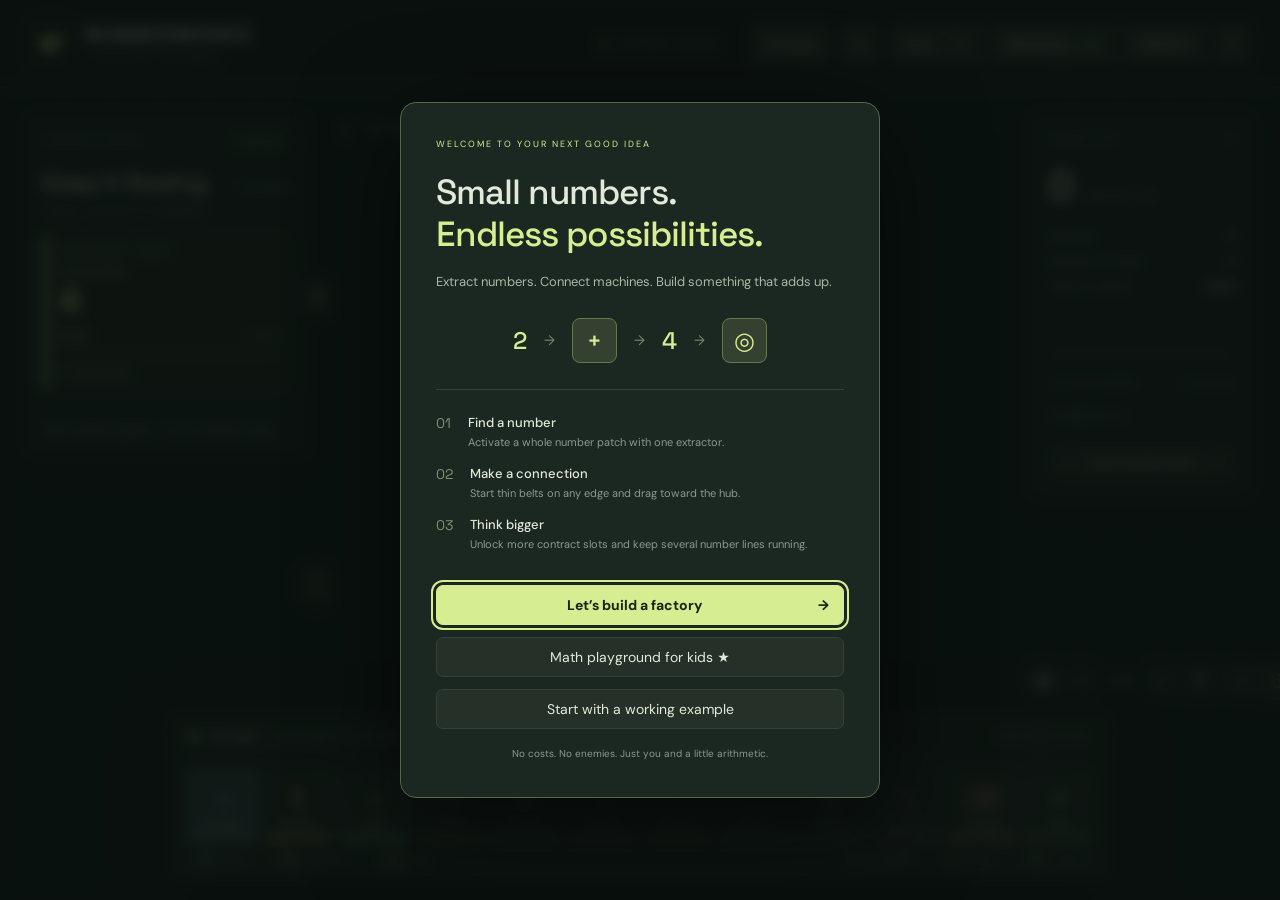
<file: numbers/index.html>
<!doctype html>
<html lang="en">
<head><meta charset="utf-8"><meta name="viewport" content="width=device-width,initial-scale=1"><meta name="theme-color" content="#101715"><title>Numberworks — A factory for ideas</title><link rel="icon" href="icon.svg" type="image/svg+xml"><link rel="stylesheet" href="style.css"></head>
<body>
<canvas id="world" aria-label="Factory grid. Use mouse to build and arrow keys to move the camera."></canvas>
<header class="topbar"><a class="brand" href="#" id="brand"><span class="brand-icon">N<span>↗</span></span><span>NUMBERWORKS<small>A FACTORY FOR IDEAS</small></span></a><div class="top-actions"><span class="live"><i></i> FACTORY ONLINE</span><button id="pause" title="Pause simulation (Space)">Ⅱ <span>Pause</span></button><button id="speed" title="Simulation speed">1×</button><button id="save" title="Save factory (Ctrl+S)">Save <span class="key">⌘S</span></button><button id="math-lesson" hidden>Math lesson ★</button><button id="workshop">Workshop <span id="xp-balance">0 XP</span></button><button id="menu">World <span>↗</span></button><button id="help" title="Controls and guide">?</button></div></header>
<aside class="objective panel" aria-label="Active contracts"><div class="eyebrow"><span>CONTRACT BOARD</span><span class="pill" id="mode-tag">CAMPAIGN</span></div><div class="board-heading"><h1>Keep it flowing.</h1><span id="contracts-completed">0 complete</span></div><p id="contract-slots" class="slot-status">1 active · second slot after 3 completions</p><div id="contract-list"></div><div class="next-unlock" id="next-unlock"></div></aside>
<aside class="inspector panel" id="inspector" hidden><div class="eyebrow">MACHINE INSPECTOR <button id="close-inspector" aria-label="Close inspector">×</button></div><h2 id="inspect-name"></h2><div id="inspect-body"></div><button class="wide" id="shorten-route" hidden>Shorten route ↗</button><button class="wide" id="rotate-selected">Rotate selected ↻ <kbd>R</kbd></button><button class="wide" id="clear-machine">Clear contents</button></aside>
<aside class="inspector panel" id="selection-options" hidden><div class="eyebrow">AREA SELECTION <button id="close-selection" aria-label="Clear selection">×</button></div><h2 id="selection-count"></h2><button class="wide" id="copy-selection">Copy selected</button><button class="wide danger" id="delete-selection">Delete selected</button><p class="tiny">The hub is protected. Deleting discards contained numbers; Undo restores the buildings.</p></aside><div class="canvas-label"><span class="crosshair">+</span> <span>THE NUMBER FIELD</span><span class="muted">SECTOR <span id="sector">00 : 00</span></span></div>
<aside class="stats panel"><div class="eyebrow">PRODUCTION <span class="green">↗</span></div><div class="stat-main"><strong id="rate">0</strong><span>deliveries / min</span></div><div class="stat-line"><span>Buildings</span><strong id="building-count">0</strong></div><div class="stat-line"><span>Numbers in transit</span><strong id="item-count">0</strong></div><div class="stat-line"><span>Factory runtime</span><strong id="runtime">00:00</strong></div><canvas id="sparkline" width="240" height="48" aria-label="Recent delivery history"></canvas><div class="histogram-heading">DELIVERED NUMBERS <span>recorded totals</span></div><div id="delivery-histogram" role="list" aria-label="Delivery histogram"></div><button id="overlay" class="wide">Show machine states</button><div id="state-legend" hidden><span class="running">● Running</span><span class="waiting">● Waiting</span><span class="blocked">● Blocked</span><span class="error">● Error</span></div></aside>
<div class="view-controls"><button id="grid-toggle" title="Toggle fine grid (G)" aria-label="Toggle fine grid" aria-pressed="false">▦</button><button id="zoom-out" aria-label="Zoom out">−</button><span id="zoom">100%</span><button id="zoom-in" aria-label="Zoom in">+</button><button id="home" title="Center on hub (H)" aria-label="Center on hub"><svg width="14" height="14" viewBox="0 0 16 16" fill="none" stroke="currentColor"><circle cx="8" cy="8" r="4"/><path d="M8 0v4m0 8v4M0 8h4m8 0h4"/></svg></button><button id="sound" title="Toggle sound">♪</button></div>
<nav class="touch-actions" aria-label="Touch controls"><button id="touch-pan">Pan</button><button id="touch-select">Inspect</button><button id="touch-rotate">Rotate</button><button id="touch-undo">Undo</button><button id="touch-copy">Select area</button><button id="touch-paste">Paste</button><button id="touch-contracts">Contracts</button><button id="touch-stats">Stats</button></nav><div id="toast" role="status" aria-live="polite"></div>
<section class="build-dock"><div class="dock-caption"><div><span class="green">●</span> <strong id="tool-name">Conveyor</strong><span id="tool-description">Drag to lay a production line</span></div><span id="rotation-label">→ EAST <kbd>R</kbd> ROTATE</span></div><nav id="toolbar" aria-label="Construction tools"></nav><div class="dock-footer"><span><kbd>LMB</kbd> BUILD <span class="sep">/</span> <kbd>RMB</kbd> INSPECT <span class="sep">/</span> <kbd>MMB</kbd> PAN</span><span><kbd>B</kbd> BLUEPRINT <span class="sep">/</span> <kbd>X</kbd> ERASE <span class="sep">/</span> <kbd>ESC</kbd> SELECT</span></div></section>
<dialog id="welcome"><div class="dialog-eyebrow">WELCOME TO YOUR NEXT GOOD IDEA</div><h2>Small numbers.<br><em>Endless possibilities.</em></h2><p>Extract numbers. Connect machines. Build something that adds up.</p><div class="intro-line"><span>2</span><i>→</i><span class="machine">+</span><i>→</i><span>4</span><i>→</i><span class="machine">◎</span></div><div class="steps"><div><b>01</b><span><strong>Find a number</strong>Activate a whole number patch with one extractor.</span></div><div><b>02</b><span><strong>Make a connection</strong>Start thin belts on any edge and drag toward the hub.</span></div><div><b>03</b><span><strong>Think bigger</strong>Unlock more contract slots and keep several number lines running.</span></div></div><button id="start" class="primary wide">Let’s build a factory <span>→</span></button><button id="start-kids" class="wide">Math playground for kids ★</button><button id="demo" class="wide">Start with a working example</button><p class="tiny">No costs. No enemies. Just you and a little arithmetic.</p></dialog>
<dialog id="world-menu"><div class="dialog-eyebrow">YOUR WORKSHOP</div><h2>A world of possibilities.</h2><p id="world-summary"></p><div class="menu-grid"><button id="menu-save">Save game</button><button id="restart-game" class="danger">Restart game…</button><button id="export">Export save ↓</button><button id="import">Import save ↑</button><button id="expand">Expand map +</button><button id="blueprints">Blueprint library</button></div><label class="field">NEW WORLD MODE<select id="new-mode"><option value="kids">Math playground · learn with numbers</option><option value="standard" selected>Campaign · unlock as you build</option><option value="sandbox">Sandbox · all machines unlocked</option><option value="challenge">Challenge · 10-minute production sprint</option></select></label><label class="field">WORLD SEED<input id="seed" value="2026" maxlength="10" inputmode="numeric"></label><button id="new-game" class="wide danger">Create new world…</button><button class="wide primary" data-close>Back to factory</button><p class="tiny">Factories autosave locally every 20 seconds. Export a backup to keep it outside this browser.</p></dialog>
<dialog id="lesson-dialog"><div class="dialog-eyebrow">MATH PLAYGROUND · NO TIMER</div><h2 id="lesson-title" tabindex="-1" autofocus></h2><p id="lesson-stars"></p><div id="lesson-equation"></div><div id="lesson-picture" aria-label="Counting picture"></div><p id="lesson-explanation"></p><form id="lesson-form"><label class="field">YOUR ANSWER<input id="lesson-answer" type="number" inputmode="numeric" min="0" max="100" required autocomplete="off"></label><button class="primary wide" type="submit">Check and run the machine →</button></form><p id="lesson-feedback" role="status" aria-live="polite"></p><button class="wide" data-close>Explore the factory</button><p class="tiny">For grown-ups: ask the learner to explain their answer before running the machine. Twelve lessons cover joining, taking away, equal groups and sharing. Completed lessons earn stars; practice repeats at your own pace.</p></dialog><dialog id="workshop-dialog"><div class="dialog-eyebrow">GROW YOUR FACTORY</div><h2>Workshop</h2><strong id="workshop-xp"></strong><p id="workshop-status"></p><h3>Number sources</h3><div id="number-shop" class="shop-grid"></div><h3>Operations</h3><div id="operation-shop" class="shop-grid"></div><h3>Factory speed</h3><div id="upgrade-shop" class="shop-grid"></div><p id="random-status" class="tiny"></p><button class="primary wide" data-close>Back to factory</button></dialog><dialog id="guide"><div class="dialog-eyebrow">FIELD NOTES</div><h2>Everything is connected.</h2><p>Place extractors on deposits, then draw belts toward the hub at <b>0, 0</b>. Belts use a fine grid: each belt takes one cell, number sources take 3 × 3 cells, and the hub takes 4 × 4 cells. Built belts are continuous tracks. Press G to show the alignment grid. The arrow shows their output direction. One extractor activates a whole number patch; every outward-facing belt touching its edge gets one number every two seconds at level 1, independently.</p><div class="guide-ports"><strong>B ↓</strong><div>A → <span>[ + ]</span> → OUTPUT</div><small>Machine facing east. Ports rotate with the machine.</small></div><p>Arithmetic machines consume one number from each input. <b>A enters at the rear; B enters on the left</b>, relative to the output arrow. Invalid arithmetic pauses the machine. Inspect it, then clear its contents to recover.</p><p>Right-click a building (or select it after pressing Escape), then press <b>R</b> or click <b>Rotate selected</b> in its inspector. Rotation keeps the building’s contents. Right-drag from empty space to select multiple buildings, then choose <b>Copy selected</b> or <b>Delete selected</b>. Ctrl+C copies the selection; Delete removes it. The hub cannot be deleted. For a conveyor, choose <b>Shorten route</b> to find the shortest clear path between its run’s endpoints. Connections and numbers are preserved; Ctrl+Z restores the route. Junctions and closed loops are left intact. Extractors already output on every side.</p><p>Splitters accept a rear input and share it among three outputs. Mergers accept three inputs. Crossings carry two independent lanes. Drawing across a straight belt automatically inserts a crossing once unlocked; before that, drawing stops at the existing belt. Recyclers remove unwanted items.</p><p><b>Parallel contracts:</b> start with one core contract. After 3 completed contracts, a second slot opens; after 6, a third opens. Core contracts unlock routing tools. Buy arithmetic operations in the workshop. Production orders ask for larger numbers and quantities. Deliver any active target to the same hub—its counter advances automatically. Completing one contract preserves every other counter and immediately opens a replacement.</p><p><b>Progression:</b> first make 4 and 10 using only 2s and addition. Then spend contract XP in the Workshop on number sources, operations, or global extractor/operator speed upgrades. After unlocking at least 7 numbers and 4 operations, new contracts use reachable random targets from 1–10,000. In Inspect mode, drag an arithmetic operator to reuse it elsewhere; its contents and work move with it. With Conveyor selected, dragging from inside an operator draws a belt from its edge instead.</p><p>On touch screens, choose Pan to move the camera and pinch with two fingers to zoom, or use +/−. Choose Inspect and tap a building. Select area lets you drag a rectangle, then copy or delete its buildings. Touch controls also provide rotation, undo and paste. Contracts and Stats toggle the side panels.</p><div class="controls-grid"><span>Rotate tool or selected building</span><kbd>R / Shift+R</kbd><span>Select tool</span><kbd>1–9, 0</kbd><span>Erase / inspect mode</span><kbd>X / Esc</kbd><span>Toggle fine grid</span><kbd>G</kbd><span>Pan / zoom</span><kbd>MMB / wheel</kbd><span>Pan alternative</span><kbd>Alt+drag / arrows</kbd><span>Pause / center</span><kbd>Space / H</kbd><span>Copy selection / paste</span><kbd>B / V</kbd><span>Save / undo construction</span><kbd>Ctrl+S / Ctrl+Z</kbd></div><p class="tiny">Deleting buildings or clearing machines discards contained numbers. Undo restores construction only. Nonnegative integers up to 999,999,999 are supported.</p><button class="primary wide" data-close>Got it →</button></dialog>
<dialog id="blueprint-dialog"><div class="dialog-eyebrow">REUSABLE IDEAS</div><h2>Blueprint library</h2><p>Press <kbd>B</kbd>, then drag a rectangle over your factory. Press <kbd>V</kbd> to paste the current blueprint. Locked machines and invalid placement prevent the entire paste.</p><label class="field">BLUEPRINT NAME<input id="blueprint-name" maxlength="40" placeholder="My production line"></label><button id="store-blueprint" class="wide">Save current selection</button><div id="blueprint-list"></div><button class="primary wide" data-close>Back to factory</button></dialog>
<dialog id="confirm-dialog"><h2>Start a fresh factory?</h2><p>Your current autosave will be replaced. Export your save first if you want to keep it.</p><button id="confirm-new" class="wide danger">Create new world</button><button class="wide primary" data-close>Keep this factory</button></dialog>
<dialog id="challenge-result"><div class="dialog-eyebrow">TEN MINUTES. ONE FACTORY.</div><h2>Sprint complete.</h2><p id="challenge-score"></p><button class="wide primary" data-close>Keep building in sandbox →</button></dialog>
<input type="file" id="import-file" accept="application/json,.json" hidden>
<script src="engine.js"></script><script src="app.js"></script>
</body></html>
</file>
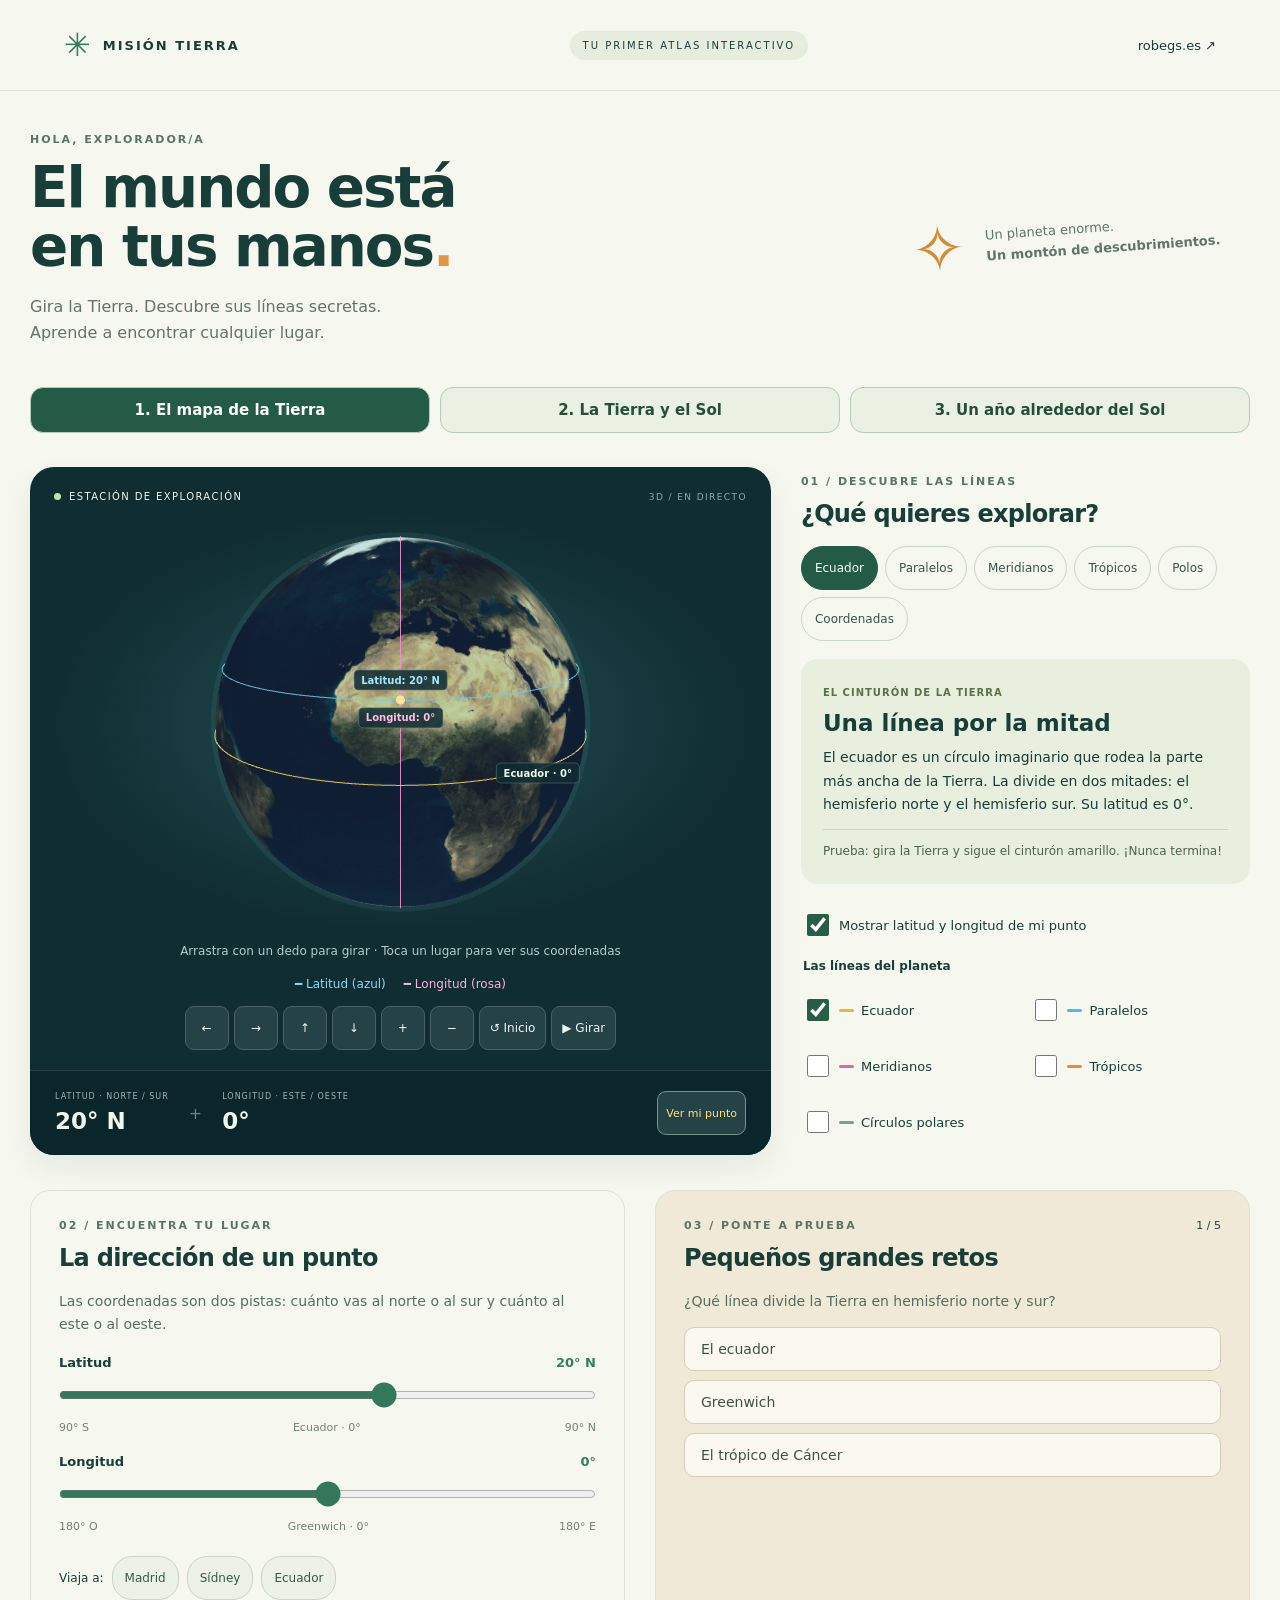
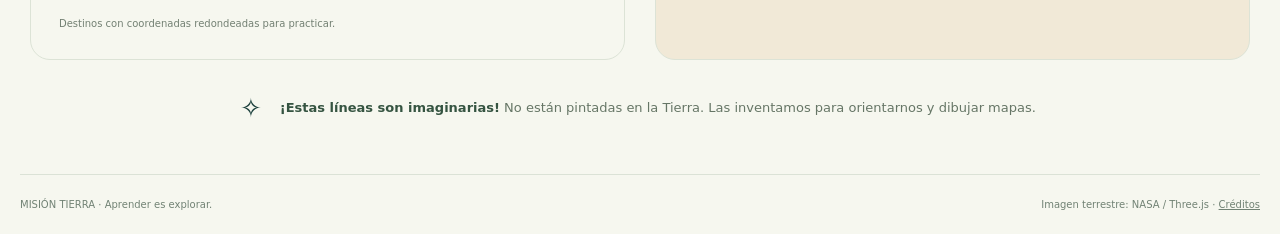
<file: tierra/index.html>
<!doctype html>
<html lang="es"><head><meta charset="utf-8"><meta name="viewport" content="width=device-width, initial-scale=1"><title>Misión Tierra · Explora nuestro planeta</title><meta name="description" content="Un globo 3D para descubrir los paralelos, los meridianos y las coordenadas. Aprende geografía jugando, a partir de 8 años."><link rel="stylesheet" href="style.css?v=3"></head>
<body><header><a class="brand" href="./"><span>✳</span> MISIÓN TIERRA</a><span class="badge">TU PRIMER ATLAS INTERACTIVO</span><a href="https://robegs.es">robegs.es ↗</a></header>
<main><div class="intro"><div><p class="eyebrow">HOLA, EXPLORADOR/A</p><h1>El mundo está<br>en tus manos<span>.</span></h1><p>Gira la Tierra. Descubre sus líneas secretas.<br>Aprende a encontrar cualquier lugar.</p></div><div class="intro-note"><span>✧</span><p>Un planeta enorme.<br><strong>Un montón de descubrimientos.</strong></p></div></div>
<nav class="view-switch" aria-label="Elige una exploración"><button id="mapView" aria-pressed="true" aria-controls="mapSection">1. El mapa de la Tierra</button><button id="sunView" aria-pressed="false" aria-controls="sunSection">2. La Tierra y el Sol</button><button id="orbitView" aria-pressed="false" aria-controls="orbitSection">3. Un año alrededor del Sol</button></nav><div id="mapSection"><div class="workspace"><section class="globe-panel" aria-label="Globo terrestre interactivo"><div class="panel-top"><span class="live-dot"></span> ESTACIÓN DE EXPLORACIÓN <span class="dimension">3D / EN DIRECTO</span></div><div id="globe" tabindex="0" role="application" aria-label="Tierra 3D. Arrastra para girar, usa las flechas del teclado o los botones de dirección. Pulsa sobre la Tierra para elegir un lugar."><p id="loading">Preparando tu planeta…</p><div id="labels" aria-hidden="true"></div></div><div class="globe-help">Arrastra con un dedo para girar · Toca un lugar para ver sus coordenadas</div><div class="coordinate-key"><span>━ Latitud (azul)</span><span>━ Longitud (rosa)</span></div><div class="globe-controls"><button id="left" aria-label="Girar al oeste">←</button><button id="right" aria-label="Girar al este">→</button><button id="up" aria-label="Ver el norte">↑</button><button id="down" aria-label="Ver el sur">↓</button><button id="zoomIn" aria-label="Acercar">+</button><button id="zoomOut" aria-label="Alejar">−</button><button id="reset">↺ Inicio</button><button id="spin" aria-pressed="false">▶ Girar</button></div><div class="coordinates"><div><small>LATITUD · NORTE / SUR</small><strong id="latValue">20° N</strong></div><span>+</span><div><small>LONGITUD · ESTE / OESTE</small><strong id="lonValue">0°</strong></div><button id="findPoint" class="pin-key">Ver mi punto</button></div></section>
<aside><p class="eyebrow">01 / DESCUBRE LAS LÍNEAS</p><h2>¿Qué quieres explorar?</h2><div class="tabs" role="group" aria-label="Temas de geografía"></div><article class="lesson" aria-live="polite"><span id="lessonTag"></span><h3 id="lessonTitle"></h3><p id="lessonText"></p><div id="lessonTry"></div></article><div class="layers"><label class="coordinate-toggle"><input id="showCoordinates" type="checkbox" checked>Mostrar latitud y longitud de mi punto</label><h3>Las líneas del planeta</h3><label><input type="checkbox" data-layer="equator" checked><i class="yellow"></i>Ecuador</label><label><input type="checkbox" data-layer="parallels"><i class="blue"></i>Paralelos</label><label><input type="checkbox" data-layer="meridians"><i class="pink"></i>Meridianos</label><label><input type="checkbox" data-layer="tropics"><i class="orange"></i>Trópicos</label><label><input type="checkbox" data-layer="polar"><i class="white"></i>Círculos polares</label></div></aside></div>
<section class="bottom-grid"><article class="navigator"><p class="eyebrow">02 / ENCUENTRA TU LUGAR</p><h2>La dirección de un punto</h2><p>Las coordenadas son dos pistas: cuánto vas al norte o al sur y cuánto al este o al oeste.</p><label for="latitude">Latitud <output id="latOutput">20° N</output></label><input id="latitude" type="range" min="-90" max="90" value="20"><div class="range-hints"><span>90° S</span><span>Ecuador · 0°</span><span>90° N</span></div><label for="longitude">Longitud <output id="lonOutput">0°</output></label><input id="longitude" type="range" min="-180" max="180" value="0"><div class="range-hints"><span>180° O</span><span>Greenwich · 0°</span><span>180° E</span></div><div class="destinations"><span>Viaja a:</span><button data-place="40,-4">Madrid</button><button data-place="-34,151">Sídney</button><button data-place="0,-78">Ecuador</button></div><small>Destinos con coordenadas redondeadas para practicar.</small></article><article class="challenge"><div class="challenge-head"><p class="eyebrow">03 / PONTE A PRUEBA</p><span id="score">1 / 5</span></div><h2>Pequeños grandes retos</h2><p id="question"></p><div id="answers"></div><p id="feedback" role="status"></p><button id="next" hidden>Siguiente reto →</button></article></section>
</div>
<section id="sunSection" hidden aria-labelledby="sunTitle"><div class="solar-intro"><p class="eyebrow">UN VIAJE ALREDEDOR DEL SOL</p><h2 id="sunTitle">¿Por qué a veces no sale el Sol en los polos?</h2><p>La Tierra gira un poco inclinada, como una peonza. Su eje está inclinado unos <strong>23,5°</strong>. Al viajar alrededor del Sol, cambia la mitad que se inclina hacia él.</p></div><div class="season-buttons" role="group" aria-label="Elige un momento del año"><button data-season="march" aria-pressed="false">Marzo <small>Equinoccio</small></button><button data-season="june" aria-pressed="true">Junio <small>Solsticio</small></button><button data-season="september" aria-pressed="false">Septiembre <small>Equinoccio</small></button><button data-season="december" aria-pressed="false">Diciembre <small>Solsticio</small></button></div><div class="solar-layout"><div class="solar-panel"><div id="solarGlobe" role="img" aria-label="Modelo de la Tierra inclinada, el Sol y sus rayos"><p id="solarLoading">Preparando el Sol…</p><div id="solarLabels" aria-hidden="true"></div></div><div class="solar-controls"><button id="solarSpin" aria-pressed="false">▶ Ver girar la Tierra</button><button id="solarStep">Avanzar 6 horas ↻</button></div><p class="solar-caption">Mitad iluminada: día · Mitad oscura: noche.<br>Amarillo: rayos del Sol · Naranja: trópicos · Blanco: eje y círculos polares.<br>Modelo simplificado: tamaños y distancia no están a escala. Los rayos llegan casi paralelos.</p></div><div class="solar-explanation" aria-live="polite"><p class="eyebrow" id="seasonName"></p><h3 id="solarHeadline"></h3><p id="solarText"></p><div class="polar-status"><p id="northStatus"></p><p id="southStatus"></p></div><div class="direct-card"><strong id="directTitle"></strong><p id="directText"></p></div></div></div><div class="solar-discoveries"><article><span>01 / MIRA LOS POLOS</span><h3>Gira… ¡y sigue siendo de noche!</h3><p>Elige junio o diciembre y toca «Ver girar la Tierra». Un polo queda en la parte oscura aunque la Tierra dé una vuelta entera. Es la <strong>noche polar</strong>. En el otro polo, el Sol no se pone: es el <strong>día polar</strong>.</p><p>La Tierra tarda unas 24 horas en dar una vuelta. En este modelo la aceleramos para que puedas verlo.</p></article><article><span>02 / SIGUE EL PUNTO AMARILLO</span><h3>Los trópicos son los límites</h3><p>«Rayos directos» significa que el Sol está <strong>justo encima de tu cabeza</strong>, al mediodía solar: sus rayos llegan perpendiculares al suelo.</p><p>Ese lugar se mueve entre <strong>Cáncer (23,5° N)</strong> y <strong>Capricornio (23,5° S)</strong>. Son sus límites norte y sur. Fuera de esa franja también llega luz, pero el Sol nunca está justo encima de la cabeza.</p></article></div><p class="science-note">El eje mantiene su inclinación y su dirección durante este viaje. Cambiamos el punto de vista para que el Sol quede siempre a la izquierda. En los equinoccios, el eje parece más recto porque lo vemos de lado.</p><p class="science-note">Para seguir aprendiendo: <a href="https://science.nasa.gov/solar-system/skywatching/night-sky-network/tropical-solstice-shadows/" target="_blank" rel="noopener">explicación de NASA (en inglés)</a>.</p></section>
<section id="orbitSection" hidden aria-labelledby="orbitTitle">
<div class="solar-intro"><p class="eyebrow">UNA VUELTA · CUATRO ESTACIONES</p><h2 id="orbitTitle">Acompaña a la Tierra durante un año</h2><p>Toca «Viajar un año» y sigue la Tierra. Su eje está inclinado <strong>23,5°</strong> y apunta en la misma dirección durante toda la vuelta. ¡Fíjate en qué mitad se inclina hacia el Sol!</p></div>
<div class="orbit-layout"><div class="solar-panel"><div id="orbitGlobe" role="img" aria-label="La Tierra viaja alrededor del Sol con su eje inclinado"><p id="orbitLoading">Preparando el viaje…</p><div id="orbitLabels" aria-hidden="true"></div></div><div class="solar-controls"><button id="orbitPlay" aria-pressed="false">▶ Viajar un año</button><button id="orbitNext">Siguiente estación →</button><button id="orbitReset">↺ Volver a marzo</button></div><div class="orbit-timeline"><label for="orbitProgress">Mueve la Tierra con el dedo <output id="orbitPosition">Marzo · Equinoccio</output></label><input id="orbitProgress" type="range" min="0" max="360" step="1" value="0"><div class="orbit-stops"><button data-orbit="0">Marzo</button><button data-orbit="90">Junio</button><button data-orbit="180">Septiembre</button><button data-orbit="270">Diciembre</button></div></div><p class="solar-caption">N = polo norte · S = polo sur · Línea blanca = eje terrestre.<br>Órbita circular simplificada. Tamaños, distancias y velocidades no están a escala. La rotación diaria se ha ralentizado para observarla.</p></div>
<aside class="orbit-story"><p class="eyebrow" id="orbitMoment"></p><h3 id="orbitHeadline"></h3><p id="orbitExplanation"></p><div class="hemisphere north"><small>HEMISFERIO NORTE · ESPAÑA</small><strong id="orbitNorth"></strong></div><div class="hemisphere south"><small>HEMISFERIO SUR · ARGENTINA</small><strong id="orbitSouth"></strong></div><p class="orbit-direct">Rayos perpendiculares al suelo:<br><strong id="orbitDirect"></strong></p><label class="orbit-compare"><input id="orbitNoTilt" type="checkbox">¿Y si el eje no estuviera inclinado?</label><p id="orbitComparison">Observa las líneas blancas en las cuatro paradas: todas apuntan en la misma dirección.</p></aside></div>
<div class="solar-discoveries"><article><span>01 / DOS MOVIMIENTOS DISTINTOS</span><h3>Un día y un año</h3><p>La <strong>rotación</strong> es el giro de la Tierra sobre su eje: tarda unas 24 horas y produce el día y la noche. La <strong>traslación</strong> es su viaje alrededor del Sol: tarda aproximadamente 365 días, ¡un año!</p></article><article><span>02 / EL SECRETO ESTÁ EN EL EJE</span><h3>Las estaciones van al revés</h3><p>Cuando el norte se inclina hacia el Sol, recibe rayos más perpendiculares y tiene días más largos: allí es verano. A la vez, en el sur es invierno. Medio año después ocurre lo contrario.</p><p>Las estaciones se deben a la inclinación del eje, no a que la Tierra se acerque o se aleje del Sol. Prueba a quitar la inclinación para comparar.</p></article></div></section>
<div class="remember"><span>✧</span><p><strong>¡Estas líneas son imaginarias!</strong> No están pintadas en la Tierra. Las inventamos para orientarnos y dibujar mapas.</p></div></main><footer><span>MISIÓN TIERRA · Aprender es explorar.</span><span>Imagen terrestre: NASA / Three.js · <a href="credits.txt">Créditos</a></span></footer><script type="module" src="app.js?v=3"></script></body></html>
</file>
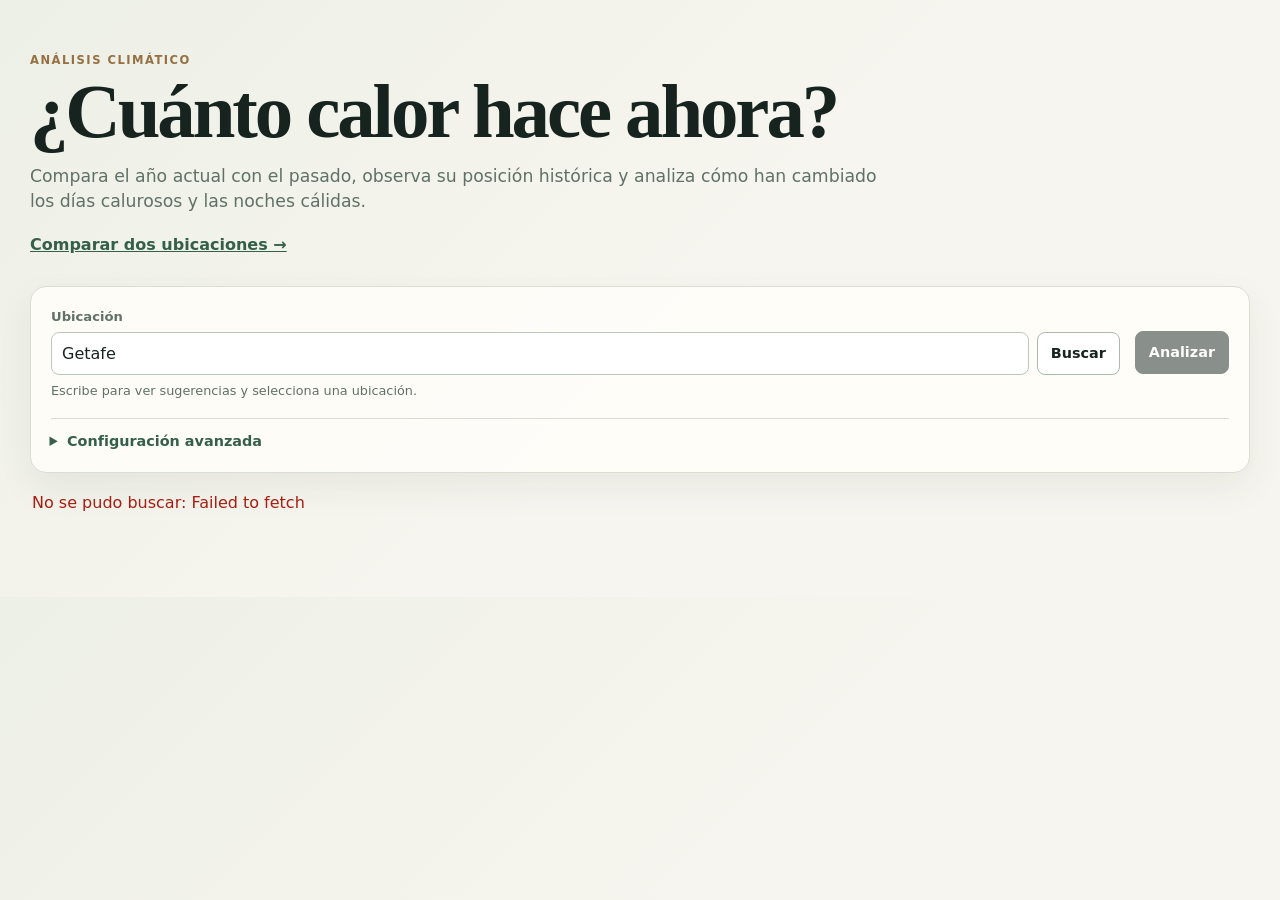
<file: weather/index.html>
<!doctype html>
<html lang="es">
  <head>
    <meta charset="utf-8">
    <meta name="viewport" content="width=device-width, initial-scale=1">
    <meta name="description" content="Compara el calor del año actual con el clima histórico de cualquier ubicación.">
    <title>Calor por ubicación</title>
    <link rel="canonical" href="https://robegs.es/weather/">
    <link rel="stylesheet" href="styles.css">
  </head>
  <body>
    <main class="shell">
      <header>
        <p id="source-eyebrow" class="eyebrow">ANÁLISIS CLIMÁTICO</p>
        <h1>¿Cuánto calor hace ahora?</h1>
        <p class="intro">Compara el año actual con el pasado, observa su posición histórica y analiza cómo han cambiado los días calurosos y las noches cálidas.</p>
        <p class="page-link"><a href="compare.html">Comparar dos ubicaciones →</a></p>
      </header>

      <section class="panel controls simple-controls" aria-label="Configuración del análisis">
        <div class="field station-field">
          <label for="station-search">Ubicación</label>
          <div class="search-row">
            <input id="station-search" type="search" autocomplete="off" placeholder="Ej.: Madrid, Getafe o Barajas" value="Getafe" aria-controls="search-results">
            <button id="search-button" type="button">Buscar</button>
          </div>
          <div id="search-results" class="search-results" aria-live="polite"></div>
          <p id="selected-station" class="hint">Escribe para ver sugerencias y selecciona una ubicación.</p>
        </div>
        <button id="analyse-button" class="primary" type="button" disabled>Analizar</button>
        <details class="advanced-config">
          <summary>Configuración avanzada</summary>
          <p class="advanced-help">Los umbrales se ajustan automáticamente al rango histórico de la ubicación. Abre estas opciones solo si quieres cambiar la fuente, los años o el umbral principal.</p>
          <div class="advanced-grid">
            <div class="field"><label for="start-year">Histórico desde</label><input id="start-year" type="number" min="1940" value="1940"></div>
            <div class="field"><label for="end-year">Histórico hasta</label><input id="end-year" type="number" min="1940"></div>
            <div class="field"><label for="data-source">Fuente</label><select id="data-source"><option value="era5">ERA5 · Open-Meteo</option><option value="nasa">NASA POWER</option></select></div>
            <div class="field"><label for="baseline">Periodo de referencia</label><select id="baseline"><option value="1991-2020">1991–2020</option><option value="1981-2010">1981–2010</option><option value="1961-1990">1961–1990</option><option value="custom">Personalizado</option></select></div>
            <div id="custom-baseline" class="custom-baseline" hidden><div class="field"><label for="baseline-start">Referencia desde</label><input id="baseline-start" type="number" value="1991"></div><div class="field"><label for="baseline-end">Referencia hasta</label><input id="baseline-end" type="number" value="2020"></div></div>
            <div class="field"><label for="focus-max">Umbral diurno principal</label><select id="focus-max"></select></div>
            <div class="field"><label for="focus-min">Umbral nocturno principal</label><select id="focus-min"></select></div>
          </div>
        </details>
      </section>

      <p id="status" class="status" role="status">Selecciona una ubicación.</p>

      <section id="analysis" hidden>
        <section class="section-heading"><p class="eyebrow">EL AÑO ACTUAL FRENTE AL PASADO</p><h2 id="current-title">Situación hasta la última fecha disponible</h2></section>
        <div id="current-summary" class="summary current-summary"></div>
        <div id="current-narrative" class="explanation"></div>

        <section class="dashboard-grid">
          <article class="panel chart-panel compact-panel"><p class="eyebrow">DÍAS CALUROSOS ACUMULADOS</p><h2 id="max-progress-title">Tmax</h2><div id="max-progress" class="chart progress-chart"></div></article>
          <article class="panel chart-panel compact-panel"><p class="eyebrow">NOCHES CÁLIDAS ACUMULADAS</p><h2 id="min-progress-title">Tmin</h2><div id="min-progress" class="chart progress-chart"></div></article>
        </section>

        <section class="panel indicators-panel"><div class="chart-heading"><div><p class="eyebrow">IMPACTO DEL CALOR ESTE AÑO</p><h2>Duración, intensidad y recuperación nocturna</h2></div><button id="share-button" type="button" class="secondary">Copiar enlace</button></div><div id="heat-indicators" class="indicator-grid"></div></section>

        <section class="panel chart-panel"><div class="chart-heading"><div><p class="eyebrow">TEMPERATURA MÁXIMA</p><h2>Días por encima de cada umbral</h2></div><button id="download-button" type="button" class="secondary">Descargar CSV</button></div><div id="max-chart" class="chart" aria-label="Gráfico anual de temperaturas máximas"></div><div id="max-explanation" class="explanation"></div></section>
        <section class="panel chart-panel"><p class="eyebrow">TEMPERATURA MÍNIMA</p><h2>Noches por encima de cada umbral</h2><div id="min-chart" class="chart" aria-label="Gráfico anual de temperaturas mínimas"></div><div id="min-explanation" class="explanation"></div></section>

        <p id="source-note" class="source-note"></p>
      </section>
    </main>
    <script src="app.js"></script>
  </body>
</html>
</file>
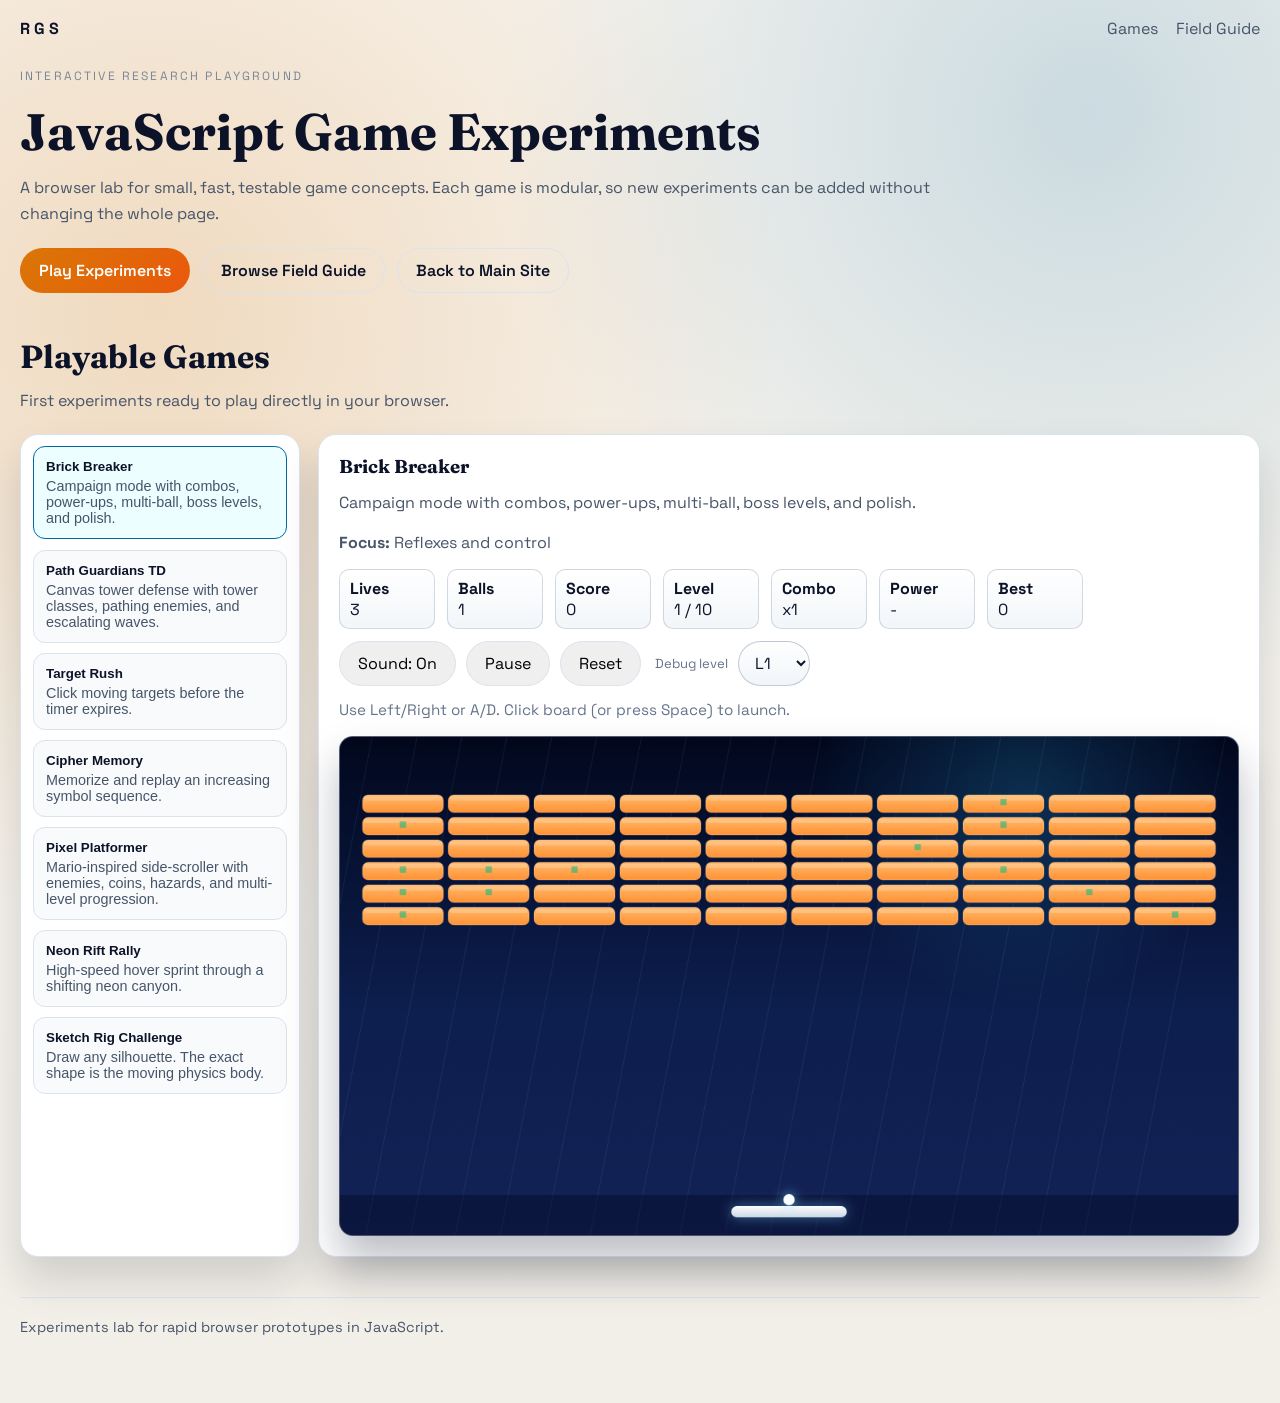
<file: experiments.html>
<!doctype html>
<html lang="en">
  <head>
    <meta charset="UTF-8" />
    <meta name="viewport" content="width=device-width, initial-scale=1" />
    <meta
      name="description"
      content="Interactive browser game experiments built in JavaScript by Dr. Roberto Gonzalez Sanchez."
    />
    <title>Experiments Lab | Dr. Roberto Gonzalez Sanchez</title>
    <link rel="preconnect" href="https://fonts.googleapis.com" />
    <link rel="preconnect" href="https://fonts.gstatic.com" crossorigin />
    <link
      href="https://fonts.googleapis.com/css2?family=Fraunces:opsz,wght@9..144,500;9..144,700&family=Space+Grotesk:wght@400;500;600;700&display=swap"
      rel="stylesheet"
    />
    <link rel="stylesheet" href="experiments.css" />
  </head>
  <body>
    <div class="page">
      <header class="site-header">
        <a class="brand" href="index.html">RGS</a>
        <nav class="nav">
          <a href="#games">Games</a>
          <a href="games-guide.html">Field Guide</a>
        </nav>
      </header>

      <main>
        <section class="hero">
          <p class="eyebrow">Interactive Research Playground</p>
          <h1>JavaScript Game Experiments</h1>
          <p>
            A browser lab for small, fast, testable game concepts. Each game is modular, so new
            experiments can be added without changing the whole page.
          </p>
          <div class="hero-actions">
            <a class="btn primary" href="#games">Play Experiments</a>
            <a class="btn ghost" href="games-guide.html">Browse Field Guide</a>
            <a class="btn ghost" href="index.html">Back to Main Site</a>
          </div>
        </section>

        <section id="games">
          <div class="section-title">
            <h2>Playable Games</h2>
            <p>First experiments ready to play directly in your browser.</p>
          </div>
          <div class="game-layout">
            <aside class="game-list" id="game-list"></aside>
            <section class="play-surface">
              <div id="game-meta"></div>
              <div id="game-mount"></div>
            </section>
          </div>
        </section>
      </main>

      <footer class="site-footer">
        <p>Experiments lab for rapid browser prototypes in JavaScript.</p>
      </footer>
    </div>

    <script>
      window.ExperimentsGames = [];
    </script>
    <script src="vendor/planck.min.js"></script>
    <script src="games/brick-breaker.js"></script>
    <script src="games/packet-defender.js"></script>
    <script src="games/target-rush.js"></script>
    <script src="games/cipher-memory.js"></script>
    <script src="games/pixel-platformer-levels.js"></script>
    <script src="games/pixel-platformer.js"></script>
    <script src="games/neon-rift-rally.js"></script>
    <script src="games/sketch-rig-challenge.js"></script>
    <script src="experiments.js"></script>
  </body>
</html>
</file>
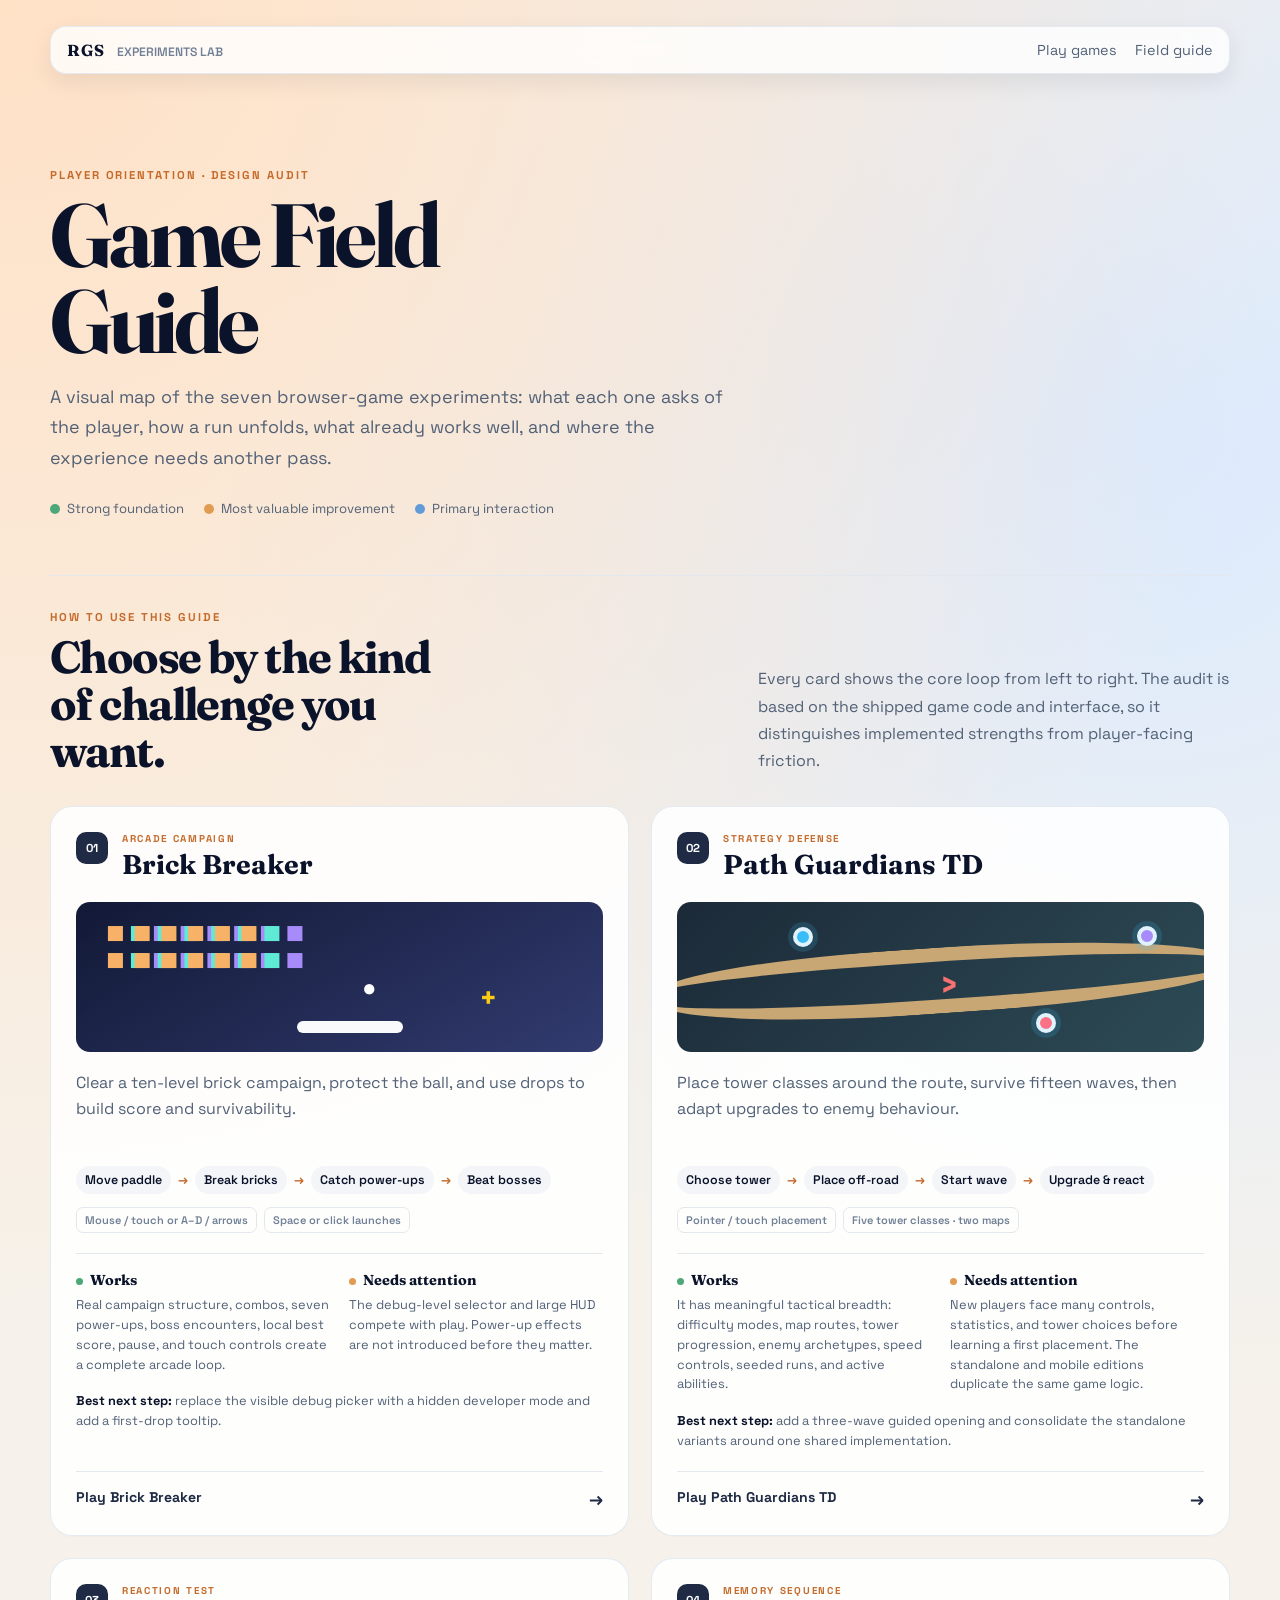
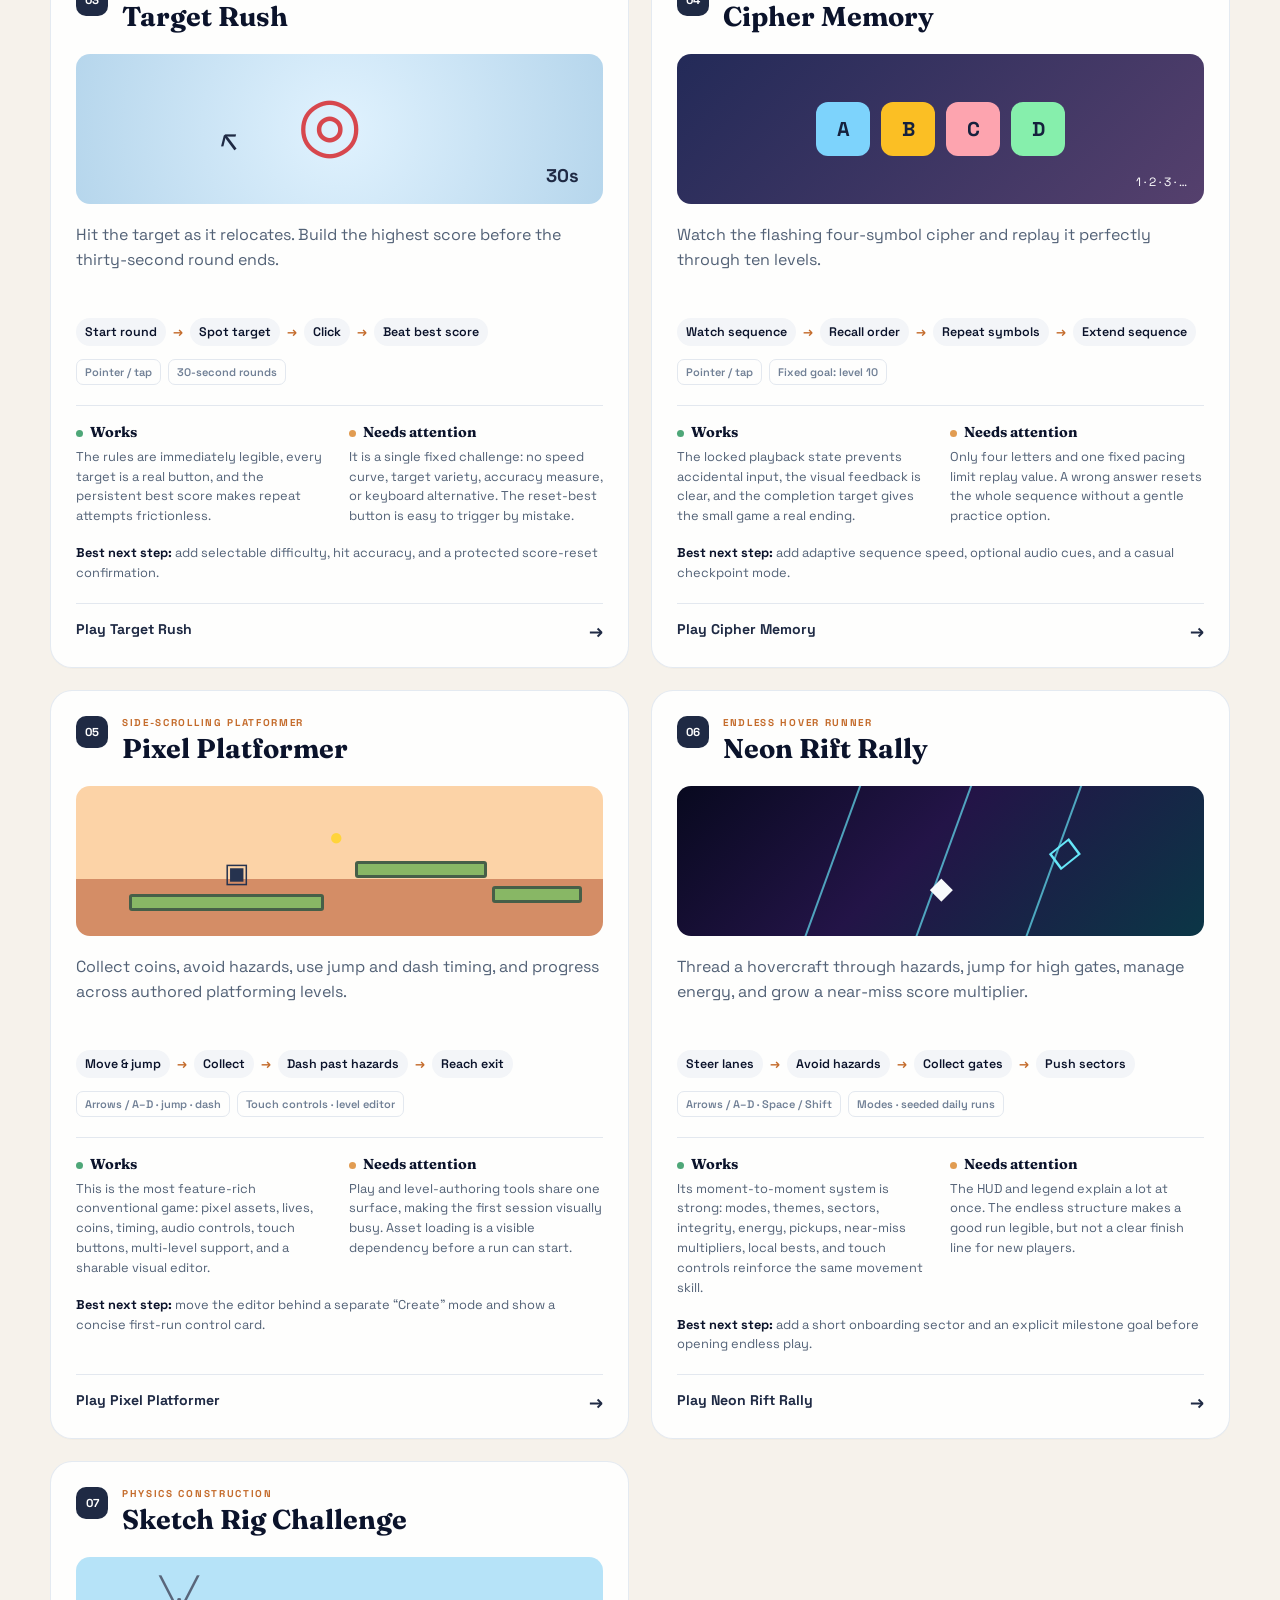
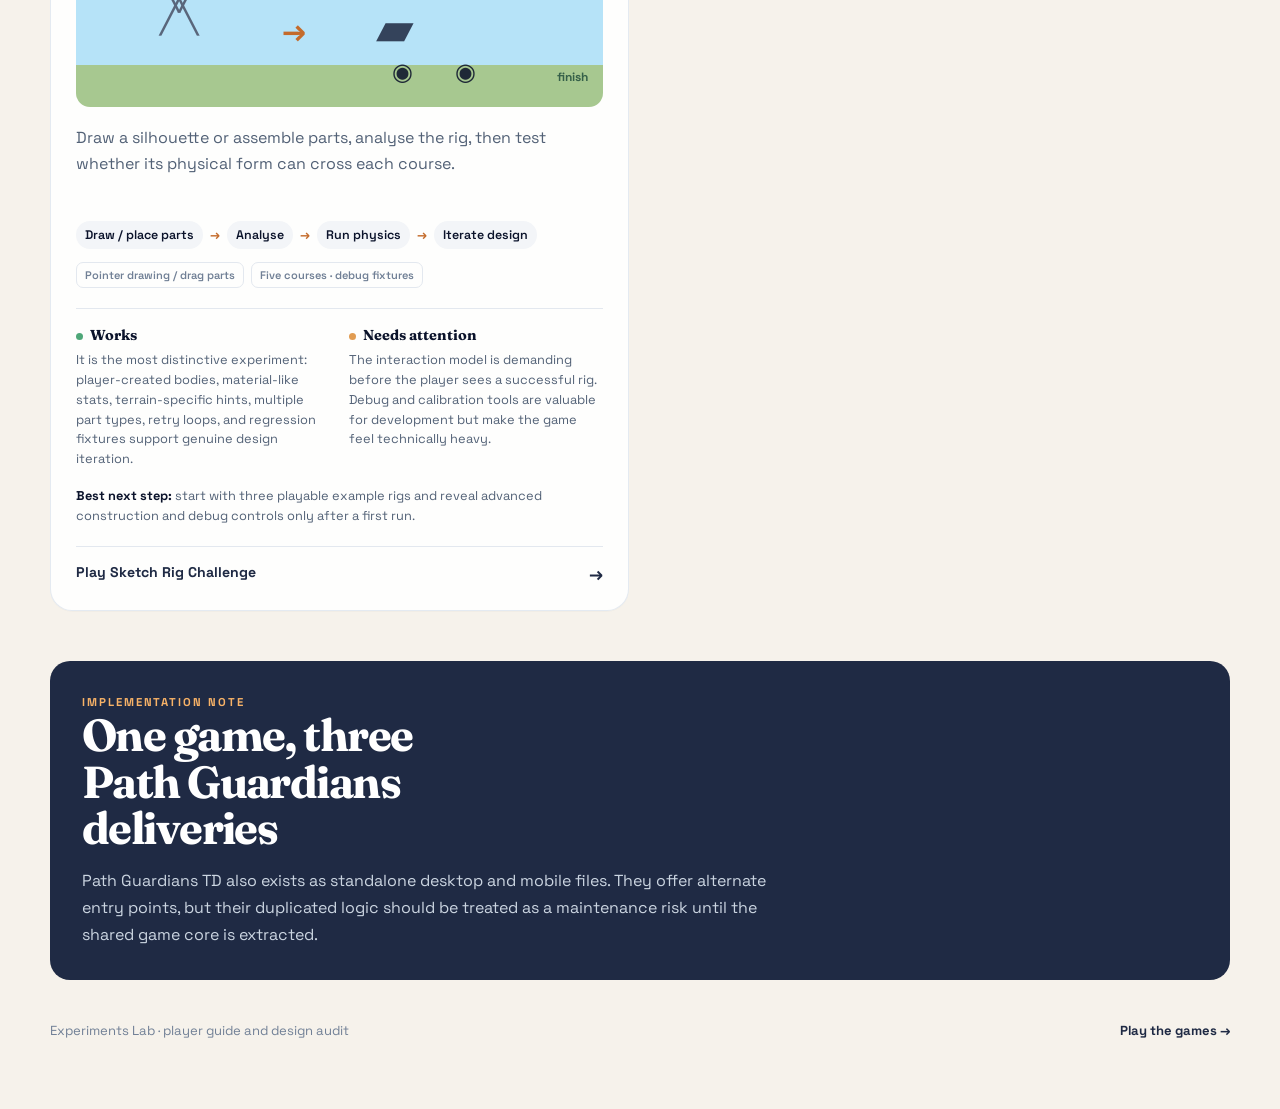
<file: games-guide.html>
<!doctype html>
<html lang="en">
  <head>
    <meta charset="UTF-8" />
    <meta name="viewport" content="width=device-width, initial-scale=1" />
    <meta name="description" content="A visual field guide to the browser games in Roberto González Sánchez's Experiments Lab." />
    <title>Game Field Guide | Experiments Lab</title>
    <link rel="preconnect" href="https://fonts.googleapis.com" />
    <link rel="preconnect" href="https://fonts.gstatic.com" crossorigin />
    <link href="https://fonts.googleapis.com/css2?family=Fraunces:opsz,wght@9..144,500;9..144,700&family=Space+Grotesk:wght@400;500;600;700&display=swap" rel="stylesheet" />
    <link rel="stylesheet" href="games-guide.css" />
  </head>
  <body>
    <div class="page">
      <header class="site-header">
        <a class="brand" href="experiments.html">RGS <span>Experiments Lab</span></a>
        <nav class="nav" aria-label="Guide navigation">
          <a href="experiments.html">Play games</a>
          <a href="#guide">Field guide</a>
        </nav>
      </header>

      <main>
        <section class="hero">
          <p class="eyebrow">Player orientation · design audit</p>
          <h1>Game Field Guide</h1>
          <p>
            A visual map of the seven browser-game experiments: what each one asks of the player,
            how a run unfolds, what already works well, and where the experience needs another pass.
          </p>
          <div class="legend" aria-label="Guide legend">
            <span><i class="dot strong"></i>Strong foundation</span>
            <span><i class="dot improve"></i>Most valuable improvement</span>
            <span><i class="dot controls"></i>Primary interaction</span>
          </div>
        </section>

        <section class="guide-intro" id="guide">
          <div>
            <p class="section-kicker">How to use this guide</p>
            <h2>Choose by the kind of challenge you want.</h2>
          </div>
          <p>Every card shows the core loop from left to right. The audit is based on the shipped game code and interface, so it distinguishes implemented strengths from player-facing friction.</p>
        </section>

        <section class="game-grid" aria-label="Game guides">
          <article class="game-card brick">
            <div class="card-heading"><span class="number">01</span><div><p class="section-kicker">Arcade campaign</p><h2>Brick Breaker</h2></div></div>
            <div class="visual brick-visual" aria-label="Paddle, ball, power-up, and bricks diagram"><span class="bricks">■■■■■■<br />■■■■■■</span><span class="ball">●</span><span class="paddle"></span><span class="power">+</span></div>
            <p class="summary">Clear a ten-level brick campaign, protect the ball, and use drops to build score and survivability.</p>
            <div class="flow"><span>Move paddle</span><b>→</b><span>Break bricks</span><b>→</b><span>Catch power-ups</span><b>→</b><span>Beat bosses</span></div>
            <div class="meta"><span>Mouse / touch or A–D / arrows</span><span>Space or click launches</span></div>
            <div class="audit"><div><h3>Works</h3><p>Real campaign structure, combos, seven power-ups, boss encounters, local best score, pause, and touch controls create a complete arcade loop.</p></div><div><h3>Needs attention</h3><p>The debug-level selector and large HUD compete with play. Power-up effects are not introduced before they matter.</p></div></div>
            <p class="next"><strong>Best next step:</strong> replace the visible debug picker with a hidden developer mode and add a first-drop tooltip.</p>
            <a class="play" href="experiments.html#brick">Play Brick Breaker <span>→</span></a>
          </article>

          <article class="game-card defender">
            <div class="card-heading"><span class="number">02</span><div><p class="section-kicker">Strategy defense</p><h2>Path Guardians TD</h2></div></div>
            <div class="visual defender-visual" aria-label="Winding enemy path with tower coverage diagram"><span class="route"></span><i class="tower one"></i><i class="tower two"></i><i class="tower three"></i><b class="enemy">›</b></div>
            <p class="summary">Place tower classes around the route, survive fifteen waves, then adapt upgrades to enemy behaviour.</p>
            <div class="flow"><span>Choose tower</span><b>→</b><span>Place off-road</span><b>→</b><span>Start wave</span><b>→</b><span>Upgrade & react</span></div>
            <div class="meta"><span>Pointer / touch placement</span><span>Five tower classes · two maps</span></div>
            <div class="audit"><div><h3>Works</h3><p>It has meaningful tactical breadth: difficulty modes, map routes, tower progression, enemy archetypes, speed controls, seeded runs, and active abilities.</p></div><div><h3>Needs attention</h3><p>New players face many controls, statistics, and tower choices before learning a first placement. The standalone and mobile editions duplicate the same game logic.</p></div></div>
            <p class="next"><strong>Best next step:</strong> add a three-wave guided opening and consolidate the standalone variants around one shared implementation.</p>
            <a class="play" href="experiments.html#defender">Play Path Guardians TD <span>→</span></a>
          </article>

          <article class="game-card rush">
            <div class="card-heading"><span class="number">03</span><div><p class="section-kicker">Reaction test</p><h2>Target Rush</h2></div></div>
            <div class="visual rush-visual" aria-label="Target reticle diagram"><span class="reticle">◎</span><i class="cursor">↖</i><b>30s</b></div>
            <p class="summary">Hit the target as it relocates. Build the highest score before the thirty-second round ends.</p>
            <div class="flow"><span>Start round</span><b>→</b><span>Spot target</span><b>→</b><span>Click</span><b>→</b><span>Beat best score</span></div>
            <div class="meta"><span>Pointer / tap</span><span>30-second rounds</span></div>
            <div class="audit"><div><h3>Works</h3><p>The rules are immediately legible, every target is a real button, and the persistent best score makes repeat attempts frictionless.</p></div><div><h3>Needs attention</h3><p>It is a single fixed challenge: no speed curve, target variety, accuracy measure, or keyboard alternative. The reset-best button is easy to trigger by mistake.</p></div></div>
            <p class="next"><strong>Best next step:</strong> add selectable difficulty, hit accuracy, and a protected score-reset confirmation.</p>
            <a class="play" href="experiments.html#rush">Play Target Rush <span>→</span></a>
          </article>

          <article class="game-card memory">
            <div class="card-heading"><span class="number">04</span><div><p class="section-kicker">Memory sequence</p><h2>Cipher Memory</h2></div></div>
            <div class="visual memory-visual" aria-label="Four symbol memory grid diagram"><span>A</span><span>B</span><span>C</span><span>D</span><i>1 · 2 · 3 · …</i></div>
            <p class="summary">Watch the flashing four-symbol cipher and replay it perfectly through ten levels.</p>
            <div class="flow"><span>Watch sequence</span><b>→</b><span>Recall order</span><b>→</b><span>Repeat symbols</span><b>→</b><span>Extend sequence</span></div>
            <div class="meta"><span>Pointer / tap</span><span>Fixed goal: level 10</span></div>
            <div class="audit"><div><h3>Works</h3><p>The locked playback state prevents accidental input, the visual feedback is clear, and the completion target gives the small game a real ending.</p></div><div><h3>Needs attention</h3><p>Only four letters and one fixed pacing limit replay value. A wrong answer resets the whole sequence without a gentle practice option.</p></div></div>
            <p class="next"><strong>Best next step:</strong> add adaptive sequence speed, optional audio cues, and a casual checkpoint mode.</p>
            <a class="play" href="experiments.html#memory">Play Cipher Memory <span>→</span></a>
          </article>

          <article class="game-card platformer">
            <div class="card-heading"><span class="number">05</span><div><p class="section-kicker">Side-scrolling platformer</p><h2>Pixel Platformer</h2></div></div>
            <div class="visual platformer-visual" aria-label="Character jumping between pixel platforms diagram"><span class="pixel-hero">▣</span><i class="coin">●</i><b class="platform p1"></b><b class="platform p2"></b><b class="platform p3"></b></div>
            <p class="summary">Collect coins, avoid hazards, use jump and dash timing, and progress across authored platforming levels.</p>
            <div class="flow"><span>Move & jump</span><b>→</b><span>Collect</span><b>→</b><span>Dash past hazards</span><b>→</b><span>Reach exit</span></div>
            <div class="meta"><span>Arrows / A–D · jump · dash</span><span>Touch controls · level editor</span></div>
            <div class="audit"><div><h3>Works</h3><p>This is the most feature-rich conventional game: pixel assets, lives, coins, timing, audio controls, touch buttons, multi-level support, and a sharable visual editor.</p></div><div><h3>Needs attention</h3><p>Play and level-authoring tools share one surface, making the first session visually busy. Asset loading is a visible dependency before a run can start.</p></div></div>
            <p class="next"><strong>Best next step:</strong> move the editor behind a separate “Create” mode and show a concise first-run control card.</p>
            <a class="play" href="experiments.html#platformer">Play Pixel Platformer <span>→</span></a>
          </article>

          <article class="game-card rally">
            <div class="card-heading"><span class="number">06</span><div><p class="section-kicker">Endless hover runner</p><h2>Neon Rift Rally</h2></div></div>
            <div class="visual rally-visual" aria-label="Hover vehicle moving through neon lanes diagram"><span class="lane l1"></span><span class="lane l2"></span><span class="lane l3"></span><b class="ship">◆</b><i class="gate">◇</i></div>
            <p class="summary">Thread a hovercraft through hazards, jump for high gates, manage energy, and grow a near-miss score multiplier.</p>
            <div class="flow"><span>Steer lanes</span><b>→</b><span>Avoid hazards</span><b>→</b><span>Collect gates</span><b>→</b><span>Push sectors</span></div>
            <div class="meta"><span>Arrows / A–D · Space / Shift</span><span>Modes · seeded daily runs</span></div>
            <div class="audit"><div><h3>Works</h3><p>Its moment-to-moment system is strong: modes, themes, sectors, integrity, energy, pickups, near-miss multipliers, local bests, and touch controls reinforce the same movement skill.</p></div><div><h3>Needs attention</h3><p>The HUD and legend explain a lot at once. The endless structure makes a good run legible, but not a clear finish line for new players.</p></div></div>
            <p class="next"><strong>Best next step:</strong> add a short onboarding sector and an explicit milestone goal before opening endless play.</p>
            <a class="play" href="experiments.html#rally">Play Neon Rift Rally <span>→</span></a>
          </article>

          <article class="game-card rig">
            <div class="card-heading"><span class="number">07</span><div><p class="section-kicker">Physics construction</p><h2>Sketch Rig Challenge</h2></div></div>
            <div class="visual rig-visual" aria-label="Drawn vehicle becoming a moving physics rig diagram"><span class="sketch">╲╱<br />╱╲</span><b>→</b><span class="rig-body">▰</span><i class="wheel w1">◉</i><i class="wheel w2">◉</i><em>finish</em></div>
            <p class="summary">Draw a silhouette or assemble parts, analyse the rig, then test whether its physical form can cross each course.</p>
            <div class="flow"><span>Draw / place parts</span><b>→</b><span>Analyse</span><b>→</b><span>Run physics</span><b>→</b><span>Iterate design</span></div>
            <div class="meta"><span>Pointer drawing / drag parts</span><span>Five courses · debug fixtures</span></div>
            <div class="audit"><div><h3>Works</h3><p>It is the most distinctive experiment: player-created bodies, material-like stats, terrain-specific hints, multiple part types, retry loops, and regression fixtures support genuine design iteration.</p></div><div><h3>Needs attention</h3><p>The interaction model is demanding before the player sees a successful rig. Debug and calibration tools are valuable for development but make the game feel technically heavy.</p></div></div>
            <p class="next"><strong>Best next step:</strong> start with three playable example rigs and reveal advanced construction and debug controls only after a first run.</p>
            <a class="play" href="experiments.html#rig">Play Sketch Rig Challenge <span>→</span></a>
          </article>
        </section>

        <section class="delivery-note">
          <p class="section-kicker">Implementation note</p>
          <h2>One game, three Path Guardians deliveries</h2>
          <p>Path Guardians TD also exists as standalone desktop and mobile files. They offer alternate entry points, but their duplicated logic should be treated as a maintenance risk until the shared game core is extracted.</p>
        </section>
      </main>

      <footer class="site-footer"><span>Experiments Lab · player guide and design audit</span><a href="experiments.html">Play the games →</a></footer>
    </div>
  </body>
</html>
</file>
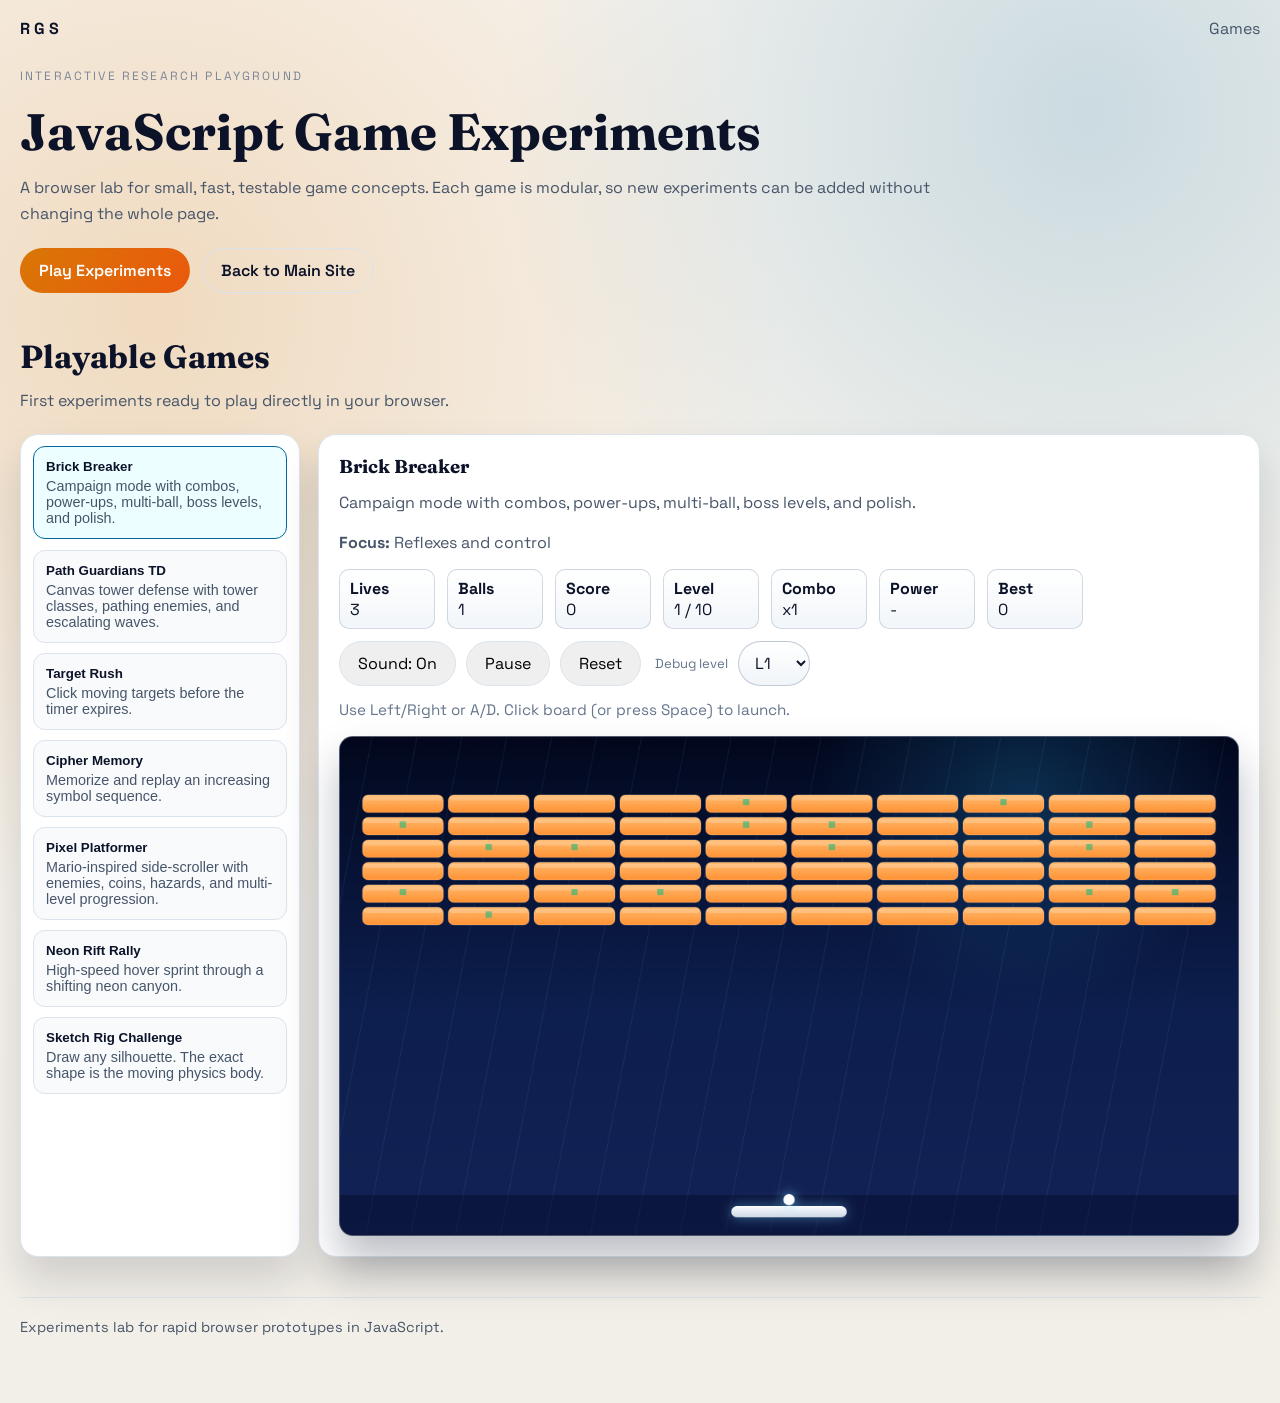
<file: live_experiments.html>
<!doctype html>
<html lang="en">
  <head>
    <meta charset="UTF-8" />
    <meta name="viewport" content="width=device-width, initial-scale=1" />
    <meta
      name="description"
      content="Interactive browser game experiments built in JavaScript by Dr. Roberto Gonzalez Sanchez."
    />
    <title>Experiments Lab | Dr. Roberto Gonzalez Sanchez</title>
    <link rel="preconnect" href="https://fonts.googleapis.com" />
    <link rel="preconnect" href="https://fonts.gstatic.com" crossorigin />
    <link
      href="https://fonts.googleapis.com/css2?family=Fraunces:opsz,wght@9..144,500;9..144,700&family=Space+Grotesk:wght@400;500;600;700&display=swap"
      rel="stylesheet"
    />
    <link rel="stylesheet" href="experiments.css" />
  </head>
  <body>
    <div class="page">
      <header class="site-header">
        <a class="brand" href="index.html">RGS</a>
        <nav class="nav">
          <a href="#games">Games</a>
        </nav>
      </header>

      <main>
        <section class="hero">
          <p class="eyebrow">Interactive Research Playground</p>
          <h1>JavaScript Game Experiments</h1>
          <p>
            A browser lab for small, fast, testable game concepts. Each game is modular, so new
            experiments can be added without changing the whole page.
          </p>
          <div class="hero-actions">
            <a class="btn primary" href="#games">Play Experiments</a>
            <a class="btn ghost" href="index.html">Back to Main Site</a>
          </div>
        </section>

        <section id="games">
          <div class="section-title">
            <h2>Playable Games</h2>
            <p>First experiments ready to play directly in your browser.</p>
          </div>
          <div class="game-layout">
            <aside class="game-list" id="game-list"></aside>
            <section class="play-surface">
              <div id="game-meta"></div>
              <div id="game-mount"></div>
            </section>
          </div>
        </section>
      </main>

      <footer class="site-footer">
        <p>Experiments lab for rapid browser prototypes in JavaScript.</p>
      </footer>
    </div>

    <script>
      window.ExperimentsGames = [];
    </script>
    <script src="vendor/planck.min.js"></script>
    <script src="games/brick-breaker.js"></script>
    <script src="games/packet-defender.js"></script>
    <script src="games/target-rush.js"></script>
    <script src="games/cipher-memory.js"></script>
    <script src="games/pixel-platformer-levels.js"></script>
    <script src="games/pixel-platformer.js"></script>
    <script src="games/neon-rift-rally.js"></script>
    <script src="games/sketch-rig-challenge.js"></script>
    <script src="experiments.js"></script>
  </body>
</html>
</file>
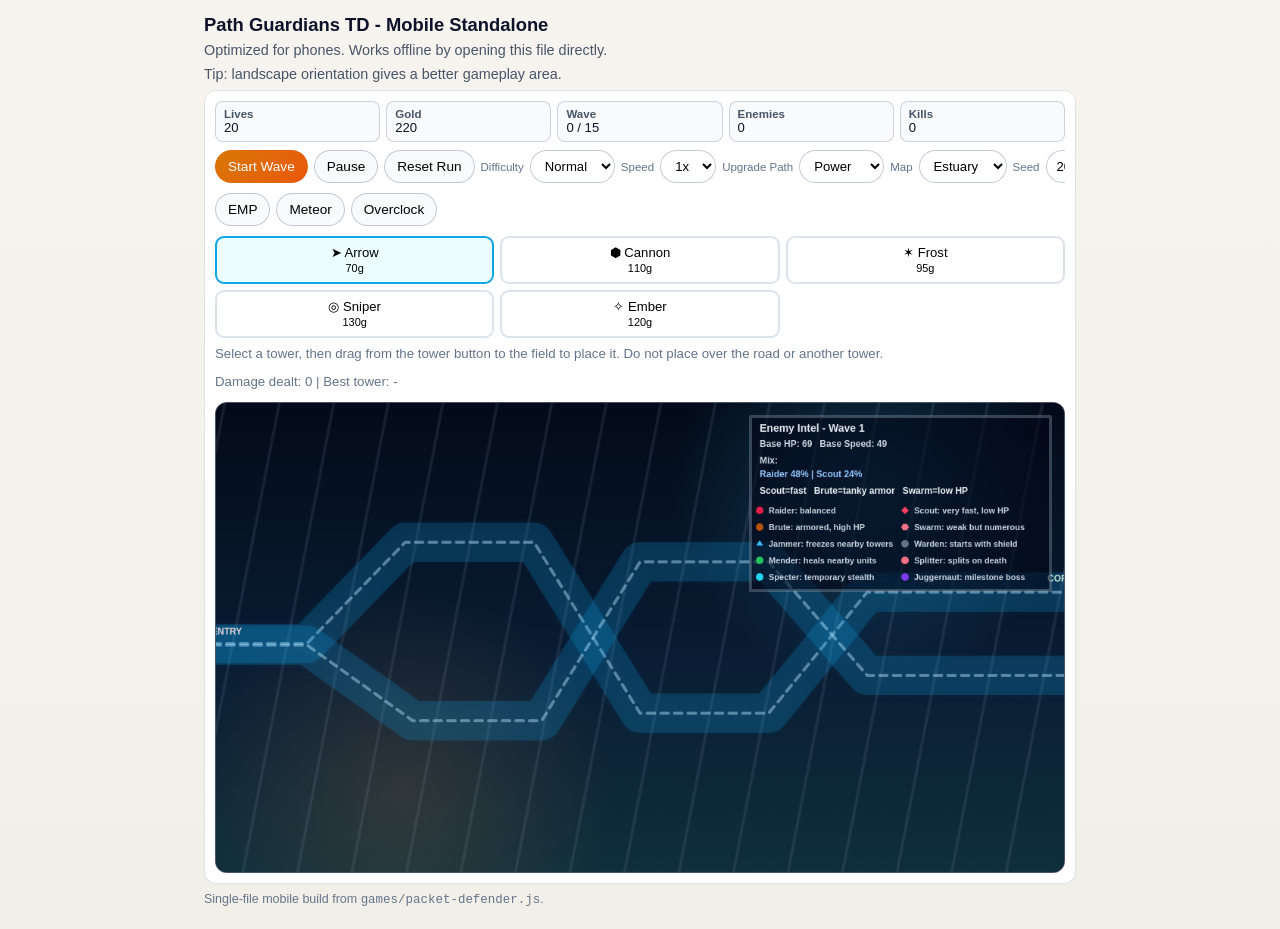
<file: tower-defense-mobile.html>
<!doctype html>
<html lang="en">
<head>
  <meta charset="UTF-8" />
  <meta name="viewport" content="width=device-width, initial-scale=1, viewport-fit=cover" />
  <title>Tower Defense Mobile</title>
  <style>
:root {
  --ink: #0c1329;
  --muted: #475569;
  --edge: #dbe3ed;
}
* { box-sizing: border-box; }
html, body { margin: 0; padding: 0; }
body {
  font-family: "Segoe UI", "Space Grotesk", Arial, sans-serif;
  color: var(--ink);
  background: linear-gradient(180deg, #f7f4ef 0%, #f2efe8 100%);
  touch-action: manipulation;
}
.page {
  max-width: 100%;
  margin: 0 auto;
  padding: 10px;
}
h1 { margin: 0 0 6px; font-size: 1.15rem; }
p { margin: 0 0 8px; color: var(--muted); font-size: .9rem; }
.lab-game { background: #fff; border: 1px solid var(--edge); border-radius: 12px; padding: 10px; }
.hud { display: grid; grid-template-columns: repeat(3, minmax(0,1fr)); gap: 6px; margin-bottom: 8px; }
.hud-item { border: 1px solid rgba(148,163,184,.45); border-radius: 8px; padding: 6px 8px; min-width: 0; background: #f8fafc; font-size: .82rem; }
.hud-item strong { display: block; font-size: .72rem; color: #475569; }
.action-row { display: flex; gap: 6px; flex-wrap: nowrap; overflow-x: auto; margin-bottom: 8px; padding-bottom: 2px; }
.action-row::-webkit-scrollbar { height: 4px; }
.action-row::-webkit-scrollbar-thumb { background: #cbd5e1; border-radius: 999px; }
.btn {
  border: 1px solid rgba(148,163,184,.55);
  border-radius: 999px;
  padding: 8px 12px;
  cursor: pointer;
  font: inherit;
  font-size: .85rem;
  background: #fff;
  white-space: nowrap;
}
.btn.primary { background: linear-gradient(135deg, #d97706, #ea580c); color: #fff; border-color: transparent; }
.btn.ghost { background: #f8fafc; }
.status { margin: 6px 0 8px; color: #64748b; min-height: 20px; font-size: .83rem; }
.choice-grid { display: grid; grid-template-columns: repeat(2, minmax(0,1fr)); gap: 6px; margin-bottom: 8px; }
.choice { border: 2px solid var(--edge); border-radius: 9px; padding: 7px; background: #fff; cursor: pointer; font: inherit; font-size: .82rem; }
.choice.active { border-color: #0ea5e9; background: #ecfeff; }
.bb-level-picker-label { font-size: .72rem; color: #64748b; align-self: center; white-space: nowrap; }
.bb-level-picker { border: 1px solid rgba(148,163,184,.55); border-radius: 999px; padding: 7px 10px; background: #fff; font: inherit; font-size: .82rem; }
.bb-canvas-wrap {
  width: 100%;
  border: 1px solid rgba(148,163,184,.45);
  border-radius: 12px;
  overflow: hidden;
  position: relative;
  background: #0b132b;
}
.bb-canvas {
  width: 100%;
  height: auto;
  display: block;
  touch-action: none;
}
.footer-note { margin-top: 8px; font-size: .78rem; color: #64748b; }
@media (min-width: 700px) {
  .page { max-width: 900px; padding: 14px; }
  .hud { grid-template-columns: repeat(5, minmax(0,1fr)); }
  .choice-grid { grid-template-columns: repeat(3, minmax(0,1fr)); }
}
</style>
</head>
<body>
  <div class="page">
    <h1>Path Guardians TD - Mobile Standalone</h1>
    <p>Optimized for phones. Works offline by opening this file directly.</p>
    <p>Tip: landscape orientation gives a better gameplay area.</p>
    <div id="app"></div>
    <p class="footer-note">Single-file mobile build from <code>games/packet-defender.js</code>.</p>
  </div>
  <script>
const packetDefenderGame = {
  id: "packet-defender",
  title: "Path Guardians TD",
  description: "Canvas tower defense with tower classes, pathing enemies, and escalating waves.",
  difficulty: "Planning and timing",
  setup: setupPacketDefender,
};

function setupPacketDefender(container) {
  const width = 1120;
  const height = 620;
  const maxWaves = 15;
  const baseStartGold = 220;
  const baseStartLives = 20;

  const difficultyDefs = {
    casual: { label: "Casual", enemyHp: 0.86, enemySpeed: 0.92, enemyArmor: 0.9, reward: 1.08, startGold: 260, startLives: 24 },
    normal: { label: "Normal", enemyHp: 1, enemySpeed: 1, enemyArmor: 1, reward: 1, startGold: 220, startLives: 20 },
    hard: { label: "Hard", enemyHp: 1.2, enemySpeed: 1.1, enemyArmor: 1.1, reward: 0.92, startGold: 190, startLives: 17 },
  };

  const towerTypes = {
    arrow: {
      id: "arrow",
      name: "Arrow",
      cost: 70,
      color: "#38bdf8",
      range: 172,
      cooldown: 0.48,
      damage: 16,
      projectileSpeed: 500,
      projectileColor: "#bae6fd",
      splash: 0,
      slowMult: 1,
      slowDuration: 0,
    },
    cannon: {
      id: "cannon",
      name: "Cannon",
      cost: 110,
      color: "#f97316",
      range: 145,
      cooldown: 1.25,
      damage: 36,
      projectileSpeed: 340,
      projectileColor: "#fdba74",
      splash: 52,
      slowMult: 1,
      slowDuration: 0,
    },
    frost: {
      id: "frost",
      name: "Frost",
      cost: 95,
      color: "#22d3ee",
      range: 155,
      cooldown: 0.72,
      damage: 9,
      projectileSpeed: 390,
      projectileColor: "#67e8f9",
      splash: 0,
      slowMult: 0.5,
      slowDuration: 1.7,
    },
    sniper: {
      id: "sniper",
      name: "Sniper",
      cost: 130,
      color: "#a78bfa",
      range: 255,
      cooldown: 1.5,
      damage: 64,
      projectileSpeed: 720,
      projectileColor: "#ddd6fe",
      splash: 0,
      slowMult: 1,
      slowDuration: 0,
    },
    ember: {
      id: "ember",
      name: "Ember",
      cost: 120,
      color: "#fb7185",
      range: 162,
      cooldown: 0.98,
      damage: 22,
      projectileSpeed: 420,
      projectileColor: "#fda4af",
      splash: 34,
      slowMult: 1,
      slowDuration: 0,
    },
  };

  const enemyArchetypes = {
    scout: { name: "Scout", hpMult: 0.68, speedMult: 1.38, rewardMult: 0.85, radius: 9, armor: 0 },
    raider: { name: "Raider", hpMult: 1, speedMult: 1, rewardMult: 1, radius: 11, armor: 0 },
    brute: { name: "Brute", hpMult: 1.95, speedMult: 0.72, rewardMult: 1.45, radius: 14, armor: 0.18 },
    swarm: { name: "Swarm", hpMult: 0.45, speedMult: 1.18, rewardMult: 0.58, radius: 7, armor: 0 },
    jammer: {
      name: "Jammer",
      hpMult: 1.15,
      speedMult: 0.92,
      rewardMult: 1.25,
      radius: 12,
      armor: 0.06,
      freezeRadius: 95,
      freezeDuration: 1.2,
      abilityCooldown: 4.6,
    },
    warden: {
      name: "Warden",
      hpMult: 1.4,
      speedMult: 0.95,
      rewardMult: 1.2,
      radius: 12,
      armor: 0.1,
      shield: 34,
    },
    mender: {
      name: "Mender",
      hpMult: 1.05,
      speedMult: 0.88,
      rewardMult: 1.18,
      radius: 11,
      armor: 0.05,
      healRadius: 86,
      healAmount: 14,
      abilityCooldown: 4.2,
    },
    splitter: {
      name: "Splitter",
      hpMult: 0.95,
      speedMult: 1.02,
      rewardMult: 1.12,
      radius: 11,
      armor: 0.05,
      splitCount: 2,
    },
    specter: {
      name: "Specter",
      hpMult: 0.82,
      speedMult: 1.2,
      rewardMult: 1.16,
      radius: 10,
      armor: 0,
      stealthDuration: 2.7,
      stealthCooldown: 4.6,
    },
    juggernaut: {
      name: "Juggernaut",
      hpMult: 4.6,
      speedMult: 0.58,
      rewardMult: 2.7,
      radius: 18,
      armor: 0.28,
      shield: 60,
    },
  };

  const pathPoints = [
    { x: -40, y: 318 },
    { x: 120, y: 318 },
    { x: 250, y: 184 },
    { x: 420, y: 184 },
    { x: 560, y: 410 },
    { x: 730, y: 410 },
    { x: 860, y: 250 },
    { x: 1020, y: 250 },
    { x: 1160, y: 250 },
  ];
  const altPathPoints = [
    { x: -40, y: 320 },
    { x: 120, y: 320 },
    { x: 260, y: 420 },
    { x: 430, y: 420 },
    { x: 560, y: 210 },
    { x: 730, y: 210 },
    { x: 860, y: 360 },
    { x: 1020, y: 360 },
    { x: 1160, y: 360 },
  ];
  const canyonMainPath = [
    { x: -40, y: 242 },
    { x: 120, y: 242 },
    { x: 260, y: 150 },
    { x: 450, y: 150 },
    { x: 610, y: 332 },
    { x: 790, y: 332 },
    { x: 960, y: 200 },
    { x: 1160, y: 200 },
  ];
  const canyonAltPath = [
    { x: -40, y: 386 },
    { x: 140, y: 386 },
    { x: 300, y: 500 },
    { x: 520, y: 500 },
    { x: 680, y: 286 },
    { x: 860, y: 286 },
    { x: 1040, y: 424 },
    { x: 1160, y: 424 },
  ];
  const mapDefs = {
    estuary: { label: "Estuary", routes: [pathPoints, altPathPoints] },
    canyon: { label: "Canyon", routes: [canyonMainPath, canyonAltPath] },
  };
  let selectedMap = "estuary";
  let activeRoutes = mapDefs[selectedMap].routes;
  const roadHalfWidth = 26;
  const towerRadius = 16;
  const towerMinDistance = 22;

  const root = document.createElement("div");
  root.className = "lab-game";
  root.innerHTML = `
    <div class="hud">
      <div class="hud-item"><strong>Lives</strong><div id="pd-lives">${baseStartLives}</div></div>
      <div class="hud-item"><strong>Gold</strong><div id="pd-gold">${baseStartGold}</div></div>
      <div class="hud-item"><strong>Wave</strong><div id="pd-wave">0 / ${maxWaves}</div></div>
      <div class="hud-item"><strong>Enemies</strong><div id="pd-enemies">0</div></div>
      <div class="hud-item"><strong>Kills</strong><div id="pd-kills">0</div></div>
    </div>
    <div class="action-row">
      <button type="button" id="pd-start" class="btn primary">Start Wave</button>
      <button type="button" id="pd-pause" class="btn ghost">Pause</button>
      <button type="button" id="pd-reset" class="btn ghost">Reset Run</button>
      <label class="bb-level-picker-label" for="pd-difficulty">Difficulty</label>
      <select id="pd-difficulty" class="bb-level-picker"></select>
      <label class="bb-level-picker-label" for="pd-speed">Speed</label>
      <select id="pd-speed" class="bb-level-picker">
        <option value="1">1x</option>
        <option value="2">2x</option>
        <option value="3">3x</option>
      </select>
      <label class="bb-level-picker-label" for="pd-branch">Upgrade Path</label>
      <select id="pd-branch" class="bb-level-picker">
        <option value="power">Power</option>
        <option value="control">Control</option>
      </select>
      <label class="bb-level-picker-label" for="pd-map">Map</label>
      <select id="pd-map" class="bb-level-picker"></select>
      <label class="bb-level-picker-label" for="pd-seed">Seed</label>
      <input id="pd-seed" class="bb-level-picker" style="width:110px" value="" />
      <button type="button" id="pd-daily" class="btn ghost">Daily</button>
    </div>
    <div class="action-row">
      <button type="button" id="pd-emp" class="btn ghost">EMP</button>
      <button type="button" id="pd-meteor" class="btn ghost">Meteor</button>
      <button type="button" id="pd-overclock" class="btn ghost">Overclock</button>
    </div>
    <div class="choice-grid" id="pd-tower-picker"></div>
    <p class="status" id="pd-status">Select a tower and place it on the field. Do not place over the road or another tower.</p>
    <p class="status" id="pd-combat">Damage dealt: 0 | Best tower: -</p>
    <div class="bb-canvas-wrap">
      <canvas class="bb-canvas" id="pd-canvas" width="${width}" height="${height}"></canvas>
    </div>
  `;
  container.appendChild(root);

  const canvas = root.querySelector("#pd-canvas");
  const ctx = canvas.getContext("2d");
  const livesEl = root.querySelector("#pd-lives");
  const goldEl = root.querySelector("#pd-gold");
  const waveEl = root.querySelector("#pd-wave");
  const enemiesEl = root.querySelector("#pd-enemies");
  const killsEl = root.querySelector("#pd-kills");
  const startBtn = root.querySelector("#pd-start");
  const pauseBtn = root.querySelector("#pd-pause");
  const resetBtn = root.querySelector("#pd-reset");
  const difficultyEl = root.querySelector("#pd-difficulty");
  const speedEl = root.querySelector("#pd-speed");
  const branchEl = root.querySelector("#pd-branch");
  const mapEl = root.querySelector("#pd-map");
  const seedEl = root.querySelector("#pd-seed");
  const dailyBtn = root.querySelector("#pd-daily");
  const empBtn = root.querySelector("#pd-emp");
  const meteorBtn = root.querySelector("#pd-meteor");
  const overclockBtn = root.querySelector("#pd-overclock");
  const statusEl = root.querySelector("#pd-status");
  const combatEl = root.querySelector("#pd-combat");
  const towerPickerEl = root.querySelector("#pd-tower-picker");

  let selectedDifficulty = "normal";
  let difficulty = difficultyDefs[selectedDifficulty];
  let gameSpeed = 1;
  let selectedUpgradeBranch = "power";
  let selectedAbility = null;
  let abilityCooldowns = { emp: 0, meteor: 0, overclock: 0 };
  let overclockTimer = 0;
  let selectedSeed = String(new Date().toISOString().slice(0, 10).replace(/-/g, ""));
  let rngState = 1;
  let lives = difficulty.startLives;
  let gold = difficulty.startGold;
  let wave = 0;
  let kills = 0;
  let selectedTower = "arrow";
  const hasMousePointer =
    typeof window !== "undefined" &&
    typeof window.matchMedia === "function" &&
    (window.matchMedia("(pointer: fine)").matches || window.matchMedia("(any-pointer: fine)").matches);
  const useDragPlacement = !!hasMousePointer;
  let paused = false;
  let running = true;
  let rafId = null;
  let lastTs = performance.now();
  let visualClock = 0;
  let enemyIdSeq = 1;
  let towerIdSeq = 1;

  let towers = [];
  let enemies = [];
  let projectiles = [];
  let particles = [];
  let spawnQueue = null;
  let waveIntel = null;
  let interWaveCountdown = 0;
  const clearedWaveBonus = new Set();
  let hoveredTowerId = null;
  let totalDamageDealt = 0;
  let firstSeenEnemyKinds = new Set();
  let endRunSummary = null;
  let hoverPlacement = { x: 0, y: 0, inCanvas: false };
  let dragState = {
    active: false,
    towerType: null,
    clientX: 0,
    clientY: 0,
    x: 0,
    y: 0,
    valid: false,
    reason: "",
    inCanvas: false,
  };

  function syncHud() {
    livesEl.textContent = String(lives);
    goldEl.textContent = String(Math.floor(gold));
    waveEl.textContent = `${wave} / ${maxWaves}`;
    enemiesEl.textContent = String(enemies.length + (spawnQueue ? spawnQueue.remaining : 0));
    killsEl.textContent = String(kills);
    pauseBtn.textContent = paused ? "Resume" : "Pause";
    if (difficultyEl) {
      difficultyEl.value = selectedDifficulty;
    }
    if (speedEl) {
      speedEl.value = String(gameSpeed);
    }
    if (branchEl) {
      branchEl.value = selectedUpgradeBranch;
    }
    if (mapEl) {
      mapEl.value = selectedMap;
    }
    if (seedEl && seedEl !== document.activeElement) {
      seedEl.value = selectedSeed;
    }
    if (empBtn) {
      empBtn.textContent = abilityCooldowns.emp > 0 ? `EMP ${abilityCooldowns.emp.toFixed(1)}s` : "EMP";
      empBtn.classList.toggle("active", selectedAbility === "emp");
    }
    if (meteorBtn) {
      meteorBtn.textContent = abilityCooldowns.meteor > 0 ? `Meteor ${abilityCooldowns.meteor.toFixed(1)}s` : "Meteor";
      meteorBtn.classList.toggle("active", selectedAbility === "meteor");
    }
    if (overclockBtn) {
      overclockBtn.textContent = abilityCooldowns.overclock > 0 ? `Overclock ${abilityCooldowns.overclock.toFixed(1)}s` : "Overclock";
      overclockBtn.classList.toggle("active", selectedAbility === "overclock");
    }
    if (combatEl) {
      const bestLabel = getBestTowerLabel();
      combatEl.textContent = `Damage dealt: ${Math.round(totalDamageDealt)} | Best tower: ${bestLabel}`;
    }
  }

  function getBestTowerLabel() {
    let best = null;
    for (const tower of towers) {
      if (!best || tower.totalDamage > best.totalDamage) {
        best = tower;
      }
    }
    return best ? `${towerTypes[best.type].name} (${Math.round(best.totalDamage)})` : "-";
  }

  function setStatus(text) {
    statusEl.textContent = text;
  }

  function getPlacementHint() {
    if (useDragPlacement) {
      return "Select a tower, then drag from the tower button to the field to place it. Do not place over the road or another tower.";
    }
    return "Tap a tower button, then tap the field to place it. Tap the selected tower button again to unselect and upgrade existing towers.";
  }

  function hashSeed(text) {
    let h = 2166136261 >>> 0;
    const s = String(text || "1");
    for (let i = 0; i < s.length; i += 1) {
      h ^= s.charCodeAt(i);
      h = Math.imul(h, 16777619);
    }
    return (h >>> 0) || 1;
  }

  function rand() {
    rngState ^= rngState << 13;
    rngState ^= rngState >>> 17;
    rngState ^= rngState << 5;
    return ((rngState >>> 0) % 1000000) / 1000000;
  }

  function populateDifficultyOptions() {
    if (!difficultyEl) {
      return;
    }
    difficultyEl.innerHTML = "";
    for (const key of Object.keys(difficultyDefs)) {
      const opt = document.createElement("option");
      opt.value = key;
      opt.textContent = difficultyDefs[key].label;
      if (key === selectedDifficulty) {
        opt.selected = true;
      }
      difficultyEl.appendChild(opt);
    }
  }

  function populateMapOptions() {
    if (!mapEl) {
      return;
    }
    mapEl.innerHTML = "";
    for (const key of Object.keys(mapDefs)) {
      const opt = document.createElement("option");
      opt.value = key;
      opt.textContent = mapDefs[key].label;
      if (key === selectedMap) {
        opt.selected = true;
      }
      mapEl.appendChild(opt);
    }
  }

  function getDifficultyTuning() {
    if (selectedDifficulty === "casual") {
      return {
        waveCount: 0.9,
        waveHp: 0.9,
        waveSpeed: 0.94,
        waveReward: 1.12,
        waveInterval: 1.08,
        clearBonus: 1.2,
        interestCap: 55,
        abilityCd: 0.9,
      };
    }
    if (selectedDifficulty === "hard") {
      return {
        waveCount: 1.15,
        waveHp: 1.18,
        waveSpeed: 1.08,
        waveReward: 0.92,
        waveInterval: 0.92,
        clearBonus: 0.88,
        interestCap: 28,
        abilityCd: 1.1,
      };
    }
    return {
      waveCount: 1,
      waveHp: 1,
      waveSpeed: 1,
      waveReward: 1,
      waveInterval: 1,
      clearBonus: 1,
      interestCap: 40,
      abilityCd: 1,
    };
  }

  function distance(ax, ay, bx, by) {
    const dx = ax - bx;
    const dy = ay - by;
    return Math.hypot(dx, dy);
  }

  function pointToSegmentDistance(px, py, ax, ay, bx, by) {
    const abx = bx - ax;
    const aby = by - ay;
    const ab2 = abx * abx + aby * aby || 1;
    const apx = px - ax;
    const apy = py - ay;
    const t = Math.max(0, Math.min(1, (apx * abx + apy * aby) / ab2));
    const cx = ax + abx * t;
    const cy = ay + aby * t;
    return distance(px, py, cx, cy);
  }

  function isOnRoad(x, y) {
    for (const route of activeRoutes) {
      for (let i = 0; i < route.length - 1; i += 1) {
        const a = route[i];
        const b = route[i + 1];
        if (pointToSegmentDistance(x, y, a.x, a.y, b.x, b.y) <= roadHalfWidth + towerRadius + 2) {
          return true;
        }
      }
    }
    return false;
  }

  function canPlaceTowerAt(x, y) {
    if (x < towerRadius + 6 || x > width - towerRadius - 6 || y < towerRadius + 6 || y > height - towerRadius - 6) {
      return { ok: false, reason: "Out of bounds." };
    }
    if (isOnRoad(x, y)) {
      return { ok: false, reason: "Cannot place on the road." };
    }
    for (const tower of towers) {
      if (distance(x, y, tower.x, tower.y) < towerMinDistance) {
        return { ok: false, reason: "Too close to another tower." };
      }
    }
    return { ok: true, reason: "" };
  }

  function findNearestValidPlacement(x, y) {
    const direct = canPlaceTowerAt(x, y);
    if (direct.ok) {
      return { x, y, adjusted: false };
    }

    const maxRadius = 160;
    const radiusStep = 8;
    for (let r = radiusStep; r <= maxRadius; r += radiusStep) {
      const samples = Math.max(16, Math.ceil((Math.PI * 2 * r) / 12));
      for (let i = 0; i < samples; i += 1) {
        const ang = (Math.PI * 2 * i) / samples;
        const cx = x + Math.cos(ang) * r;
        const cy = y + Math.sin(ang) * r;
        const check = canPlaceTowerAt(cx, cy);
        if (check.ok) {
          return { x: cx, y: cy, adjusted: true };
        }
      }
    }
    return null;
  }

  function clientToCanvas(clientX, clientY) {
    const rect = canvas.getBoundingClientRect();
    return {
      x: ((clientX - rect.left) / rect.width) * width,
      y: ((clientY - rect.top) / rect.height) * height,
      inCanvas: clientX >= rect.left && clientX <= rect.right && clientY >= rect.top && clientY <= rect.bottom,
    };
  }

  function pickWeightedArchetype(pool) {
    const total = pool.reduce((acc, item) => acc + item.weight, 0);
    let roll = rand() * total;
    for (const item of pool) {
      roll -= item.weight;
      if (roll <= 0) {
        return item.kind;
      }
    }
    return pool[pool.length - 1].kind;
  }

  function spawnEnemy(stats) {
    const archetype = enemyArchetypes[stats.kind] || enemyArchetypes.raider;
    const hp = Math.max(8, Math.round(stats.hp * archetype.hpMult * difficulty.enemyHp));
    const speed = Math.max(18, stats.speed * archetype.speedMult);
    const reward = Math.max(1, Math.round(stats.reward * archetype.rewardMult * difficulty.reward));
    const armor = Math.max(0, (archetype.armor || 0) * difficulty.enemyArmor);
    const route = rand() < 0.5 ? activeRoutes[0] : activeRoutes[1];
    enemies.push({
      id: enemyIdSeq += 1,
      x: route[0].x,
      y: route[0].y,
      pathIndex: 0,
      speed: speed * difficulty.enemySpeed,
      baseSpeed: speed * difficulty.enemySpeed,
      hp,
      maxHp: hp,
      reward,
      radius: archetype.radius,
      armor,
      kind: stats.kind,
      route,
      freezeRadius: archetype.freezeRadius || 0,
      freezeDuration: archetype.freezeDuration || 0,
      abilityTimer: archetype.abilityCooldown || 0,
      abilityCooldown: archetype.abilityCooldown || 0,
      healRadius: archetype.healRadius || 0,
      healAmount: archetype.healAmount || 0,
      splitCount: archetype.splitCount || 0,
      stealthTimer: 0,
      stealthDuration: archetype.stealthDuration || 0,
      stealthCooldown: archetype.stealthCooldown || 0,
      shield: archetype.shield || 0,
      burnStacks: 0,
      burnTimer: 0,
      frostMarkTimer: 0,
      stunTimer: 0,
      slowTimer: 0,
      slowMult: 1,
      progress: 0,
    });

    if (!firstSeenEnemyKinds.has(stats.kind)) {
      firstSeenEnemyKinds.add(stats.kind);
      if (stats.kind === "jammer") {
        setStatus("New enemy: Jammer. It can freeze nearby towers.");
      } else if (stats.kind === "mender") {
        setStatus("New enemy: Mender. It heals nearby enemies.");
      } else if (stats.kind === "warden") {
        setStatus("New enemy: Warden. It has a shield.");
      } else if (stats.kind === "splitter") {
        setStatus("New enemy: Splitter. It splits into smaller units on death.");
      } else if (stats.kind === "specter") {
        setStatus("New enemy: Specter. It phases into stealth.");
      } else if (stats.kind === "juggernaut") {
        setStatus("Boss wave: Juggernaut incoming.");
      }
    }
  }

  function buildWaveConfig(w) {
    const t = getDifficultyTuning();
    let count = Math.max(4, Math.round((6 + Math.floor(w * 2.2)) * t.waveCount));
    const hp = (54 + w * 15 + Math.floor((w - 1) * (w - 1) * 1.1)) * t.waveHp;
    const speed = (46 + w * 3 + Math.floor(w / 4) * 2) * t.waveSpeed;
    const reward = Math.max(1, Math.round((9 + Math.floor(w * 0.9)) * t.waveReward));
    const interval = Math.max(0.36, (1.12 - w * 0.035) * t.waveInterval);
    const pool = (function () {
      const p = [{ kind: "raider", weight: 48 }, { kind: "scout", weight: 24 }];
      if (w >= 3) {
        p.push({ kind: "swarm", weight: 18 });
      }
      if (w >= 4) {
        p.push({ kind: "brute", weight: 12 + Math.min(18, w) });
      }
      if (w >= 6) {
        p.push({ kind: "jammer", weight: 8 + Math.min(8, Math.floor(w / 2)) });
      }
      if (w >= 7) {
        p.push({ kind: "warden", weight: 10 + Math.min(10, Math.floor(w / 2)) });
      }
      if (w >= 8) {
        p.push({ kind: "mender", weight: 8 + Math.min(8, Math.floor(w / 2)) });
      }
      if (w >= 7) {
        p.push({ kind: "splitter", weight: 10 + Math.min(8, Math.floor(w / 2)) });
      }
      if (w >= 9) {
        p.push({ kind: "specter", weight: 9 + Math.min(8, Math.floor(w / 2)) });
      }
      if (w % 5 === 0) {
        count = Math.max(10, Math.floor(count * 0.72));
        return [
          { kind: "juggernaut", weight: 24 },
          { kind: "brute", weight: 26 },
          { kind: "raider", weight: 18 },
          { kind: "jammer", weight: 12 },
          { kind: "mender", weight: 10 },
          { kind: "splitter", weight: 10 },
        ];
      }
      return p;
    })();
    return { count, hp, speed, reward, interval, pool };
  }

  function startNextWave() {
    if (spawnQueue || enemies.length > 0) {
      setStatus("Wave already running.");
      return;
    }
    if (wave >= maxWaves) {
      setStatus("All waves completed.");
      return;
    }

    wave += 1;
    const spec = buildWaveConfig(wave);

    spawnQueue = {
      remaining: spec.count,
      timer: 0.01,
      interval: spec.interval,
      hp: spec.hp,
      speed: spec.speed,
      reward: spec.reward,
      pool: spec.pool,
    };
    waveIntel = {
      hp: spec.hp,
      speed: spec.speed,
      pool: spec.pool,
      count: spec.count,
    };
    interWaveCountdown = 0;
    setStatus(`Wave ${wave} started. Prepare defenses.`);
    syncHud();
  }

  function pickTargets(tower, limit) {
    const inRange = enemies
      .filter((enemy) => {
        const d = distance(tower.x, tower.y, enemy.x, enemy.y);
        if (d > tower.range) {
          return false;
        }
        if (enemy.stealthTimer > 0 && d > 85) {
          return false;
        }
        return true;
      })
      .sort((a, b) => b.progress - a.progress);
    return inRange.slice(0, Math.max(1, limit || 1));
  }

  function spawnProjectile(tower, target, damageScale) {
    const scale = typeof damageScale === "number" ? damageScale : 1;
    projectiles.push({
      x: tower.x,
      y: tower.y,
      speed: tower.projectileSpeed,
      damage: tower.damage * scale,
      color: tower.projectileColor,
      targetId: target.id,
      splash: tower.splash,
      slowMult: tower.slowMult,
      slowDuration: tower.slowDuration,
      sourceType: tower.type,
      sourceTowerId: tower.id,
      alive: true,
    });
  }

  function getTowerById(id) {
    return towers.find((tower) => tower.id === id) || null;
  }

  function findTowerAtPoint(x, y) {
    for (let i = towers.length - 1; i >= 0; i -= 1) {
      const tower = towers[i];
      if (distance(x, y, tower.x, tower.y) <= towerRadius + 3) {
        return tower;
      }
    }
    return null;
  }

  function levelUpTower(tower) {
    if (!tower || tower.level >= 3) {
      return;
    }
    const branch = tower.branch || "power";
    tower.level += 1;
    if (branch === "control") {
      tower.damage = Math.round(tower.damage * 1.25);
      tower.range += 18;
      tower.cooldown = Math.max(0.2, tower.cooldown * 0.86);
      tower.projectileSpeed += 36;
      if (tower.splash > 0) {
        tower.splash += 20;
      }
      if (tower.slowMult < 1) {
        tower.slowMult = Math.max(0.24, tower.slowMult - 0.12);
        tower.slowDuration += 0.45;
      }
      tower.maxShots = Math.max(tower.maxShots, tower.level >= 2 ? 2 : 1);
    } else {
      tower.damage = Math.round(tower.damage * 1.52);
      tower.range += 10;
      tower.cooldown = Math.max(0.2, tower.cooldown * 0.8);
      tower.projectileSpeed += 58;
      if (tower.splash > 0) {
        tower.splash += 12;
      }
      if (tower.slowMult < 1) {
        tower.slowMult = Math.max(0.28, tower.slowMult - 0.08);
        tower.slowDuration += 0.25;
      }
      tower.maxShots = Math.max(tower.maxShots, 1);
    }
    if (tower.level === 3 && branch === "power") {
      if (tower.type === "sniper") {
        tower.maxShots = Math.max(tower.maxShots, 2);
      } else if (tower.type === "cannon") {
        tower.maxShots = Math.max(tower.maxShots, 1);
        tower.splash += 10;
      } else {
        tower.maxShots = Math.max(tower.maxShots, 3);
      }
    } else if (tower.level === 3 && branch === "control") {
      tower.maxShots = Math.max(tower.maxShots, tower.type === "sniper" ? 2 : 3);
    }
    if (tower.level < 3) {
      tower.nextLevelAt += 7;
    } else {
      tower.nextLevelAt = Number.POSITIVE_INFINITY;
    }
    tower.upgradeReady = false;
    tower.upgradeReadyNotified = false;
  }

  function isUpgradeReady(tower) {
    return Boolean(tower && tower.level < 3 && tower.kills >= tower.nextLevelAt);
  }

  function getUpgradeCost(tower) {
    const base = towerTypes[tower.type] ? towerTypes[tower.type].cost : 100;
    return Math.round(base * (tower.level === 1 ? 0.55 : 0.8));
  }

  function tryUpgradeTower(tower) {
    if (!tower) {
      return;
    }
    if (!isUpgradeReady(tower)) {
      return;
    }
    const cost = getUpgradeCost(tower);
    if (gold < cost) {
      setStatus(`Need ${cost} gold to upgrade ${towerTypes[tower.type].name} tower.`);
      return;
    }
    if (!tower.branch) {
      tower.branch = selectedUpgradeBranch;
    }
    gold -= cost;
    levelUpTower(tower);
    syncHud();
    setStatus(`${towerTypes[tower.type].name} upgraded to level ${tower.level} (${tower.branch}) for ${cost} gold.`);
  }

  function castAbility(name, x, y) {
    if (abilityCooldowns[name] > 0) {
      return false;
    }
    if (!running || paused) {
      return false;
    }
    const t = getDifficultyTuning();
    if (name === "overclock") {
      overclockTimer = 8;
      abilityCooldowns.overclock = 24 * t.abilityCd;
      createImpact(width * 0.5, height * 0.58, "rgba(196, 181, 253, 0.85)", 24);
      setStatus("Overclock active: all towers fire faster for 8s.");
      return true;
    }

    if (typeof x !== "number" || typeof y !== "number") {
      return false;
    }
    if (name === "emp") {
      const r = 110;
      let hits = 0;
      for (const enemy of enemies) {
        if (distance(x, y, enemy.x, enemy.y) <= r) {
          enemy.stunTimer = Math.max(enemy.stunTimer || 0, 2);
          hits += 1;
        }
      }
      abilityCooldowns.emp = 16 * t.abilityCd;
      createImpact(x, y, "rgba(125, 211, 252, 0.95)", 26);
      setStatus(`EMP deployed${hits ? `, stunned ${hits} enemies` : ""}.`);
      return true;
    }
    if (name === "meteor") {
      const r = 120;
      for (const enemy of enemies) {
        if (distance(x, y, enemy.x, enemy.y) <= r) {
          enemy.hp -= 56;
          enemy.burnStacks = Math.min(3, enemy.burnStacks + 2);
          enemy.burnTimer = Math.max(enemy.burnTimer, 4.4);
          if (enemy.hp <= 0) {
            enemy.hp = 0;
            gold += enemy.reward;
            kills += 1;
            if (enemy.splitCount > 0) {
              spawnSplitEnemies(enemy);
            }
          }
        }
      }
      abilityCooldowns.meteor = 20 * t.abilityCd;
      createImpact(x, y, "rgba(251, 113, 133, 0.95)", 34);
      setStatus("Meteor strike impacted.");
      return true;
    }
    return false;
  }

  function registerTowerKill(towerId) {
    const tower = getTowerById(towerId);
    if (!tower) {
      return;
    }
    if (isUpgradeReady(tower)) {
      return;
    }
    tower.kills += 1;
    if (isUpgradeReady(tower)) {
      tower.upgradeReady = true;
      if (!tower.upgradeReadyNotified) {
        setStatus(`${towerTypes[tower.type].name} ready to upgrade. Click the tower and spend gold.`);
        tower.upgradeReadyNotified = true;
      }
    }
  }

  function createImpact(x, y, color, count) {
    for (let i = 0; i < count; i += 1) {
      particles.push({
        x,
        y,
        vx: (rand() - 0.5) * 220,
        vy: (rand() - 0.5) * 220,
        life: 0.25 + rand() * 0.28,
        color,
      });
    }
  }

  function spawnSplitEnemies(parent) {
    if (!parent || !parent.splitCount) {
      return;
    }
    for (let i = 0; i < parent.splitCount; i += 1) {
      const childHp = Math.max(10, Math.round(parent.maxHp * 0.34));
      enemies.push({
        id: enemyIdSeq += 1,
        x: parent.x + (i === 0 ? -8 : 8),
        y: parent.y + (i === 0 ? -6 : 6),
        pathIndex: parent.pathIndex,
        speed: parent.baseSpeed * 1.18,
        baseSpeed: parent.baseSpeed * 1.18,
        hp: childHp,
        maxHp: childHp,
        reward: Math.max(1, Math.round(parent.reward * 0.45)),
        radius: 7,
        armor: 0,
        kind: "swarm",
        route: parent.route,
        freezeRadius: 0,
        freezeDuration: 0,
        abilityTimer: 0,
        abilityCooldown: 0,
        healRadius: 0,
        healAmount: 0,
        splitCount: 0,
        stealthTimer: 0,
        stealthDuration: 0,
        stealthCooldown: 0,
        shield: 0,
        burnStacks: 0,
        burnTimer: 0,
        frostMarkTimer: 0,
        stunTimer: 0,
        slowTimer: 0,
        slowMult: 1,
        progress: parent.progress,
      });
    }
  }

  function applyDamage(enemy, projectile) {
    if (enemy.hp <= 0) {
      return false;
    }
    let damage = projectile.damage;
    if (projectile.sourceType === "sniper" && enemy.frostMarkTimer > 0) {
      damage *= 1.4;
    }
    if (projectile.sourceType === "arrow" && enemy.burnStacks > 0) {
      damage += enemy.burnStacks * 6;
      enemy.burnStacks = 0;
      enemy.burnTimer = 0;
    }
    if (projectile.sourceType === "ember") {
      enemy.burnStacks = Math.min(3, enemy.burnStacks + 1);
      enemy.burnTimer = Math.max(enemy.burnTimer, 3.2);
    }
    if (projectile.slowMult < 1) {
      enemy.frostMarkTimer = Math.max(enemy.frostMarkTimer, 2.2);
    }
    if (enemy.shield > 0) {
      const blocked = Math.min(enemy.shield, damage);
      enemy.shield -= blocked;
      damage -= blocked;
      if (damage <= 0) {
        return false;
      }
    }
    const mitigated = damage * (1 - (enemy.armor || 0));
    enemy.hp -= mitigated;
    totalDamageDealt += mitigated;
    const sourceTower = getTowerById(projectile.sourceTowerId);
    if (sourceTower) {
      sourceTower.totalDamage += mitigated;
    }
    if (projectile.slowMult < 1) {
      enemy.slowMult = Math.min(enemy.slowMult, projectile.slowMult);
      enemy.slowTimer = Math.max(enemy.slowTimer, projectile.slowDuration);
    }
    if (enemy.hp <= 0) {
      enemy.hp = 0;
      gold += enemy.reward;
      kills += 1;
      if (enemy.splitCount > 0) {
        spawnSplitEnemies(enemy);
      }
      createImpact(enemy.x, enemy.y, "rgba(74, 222, 128, 0.8)", 14);
      return true;
    }
    return false;
  }

  function updateSpawnQueue(dt) {
    if (!spawnQueue) {
      return;
    }
    spawnQueue.timer -= dt;
    if (spawnQueue.timer > 0) {
      return;
    }
    const kind = pickWeightedArchetype(spawnQueue.pool);
    spawnEnemy({ ...spawnQueue, kind });
    spawnQueue.remaining -= 1;
    if (spawnQueue.remaining <= 0) {
      spawnQueue = null;
    } else {
      spawnQueue.timer = spawnQueue.interval;
    }
  }

  function updateEnemies(dt) {
    for (const enemy of enemies) {
      if (enemy.slowTimer > 0) {
        enemy.slowTimer -= dt;
        if (enemy.slowTimer <= 0) {
          enemy.slowTimer = 0;
          enemy.slowMult = 1;
        }
      }
      if (enemy.stunTimer > 0) {
        enemy.stunTimer = Math.max(0, enemy.stunTimer - dt);
      }
      if (enemy.stealthCooldown > 0) {
        enemy.abilityTimer -= dt;
        if (enemy.abilityTimer <= 0) {
          enemy.abilityTimer = enemy.stealthCooldown;
          enemy.stealthTimer = enemy.stealthDuration;
        }
      }
      if (enemy.stealthTimer > 0) {
        enemy.stealthTimer = Math.max(0, enemy.stealthTimer - dt);
      }
      if (enemy.frostMarkTimer > 0) {
        enemy.frostMarkTimer = Math.max(0, enemy.frostMarkTimer - dt);
      }
      if (enemy.hp > 0 && enemy.burnTimer > 0 && enemy.burnStacks > 0) {
        enemy.burnTimer -= dt;
        const dot = enemy.burnStacks * 3.2 * dt;
        enemy.hp -= dot;
        totalDamageDealt += dot;
        if (enemy.hp <= 0) {
          enemy.hp = 0;
          gold += enemy.reward;
          kills += 1;
          if (enemy.splitCount > 0) {
            spawnSplitEnemies(enemy);
          }
          createImpact(enemy.x, enemy.y, "rgba(251, 113, 133, 0.78)", 10);
        }
        if (enemy.burnTimer <= 0) {
          enemy.burnTimer = 0;
          enemy.burnStacks = 0;
        }
      }

      const speed = enemy.stunTimer > 0 ? 0 : enemy.baseSpeed * enemy.slowMult;
      let remainingMove = speed * dt;

      while (remainingMove > 0 && enemy.pathIndex < enemy.route.length - 1) {
        const from = enemy.route[enemy.pathIndex];
        const to = enemy.route[enemy.pathIndex + 1];
        const segDx = to.x - from.x;
        const segDy = to.y - from.y;
        const segLen = Math.hypot(segDx, segDy) || 1;
        const ux = segDx / segLen;
        const uy = segDy / segLen;
        const distToTarget = Math.hypot(to.x - enemy.x, to.y - enemy.y);

        if (remainingMove >= distToTarget) {
          enemy.x = to.x;
          enemy.y = to.y;
          enemy.pathIndex += 1;
          enemy.progress += distToTarget;
          remainingMove -= distToTarget;
        } else {
          enemy.x += ux * remainingMove;
          enemy.y += uy * remainingMove;
          enemy.progress += remainingMove;
          remainingMove = 0;
        }
      }

      if (enemy.abilityCooldown > 0 && enemy.freezeDuration > 0 && towers.length) {
        enemy.abilityTimer -= dt;
        if (enemy.abilityTimer <= 0) {
          enemy.abilityTimer = enemy.abilityCooldown;
          let affected = 0;
          for (const tower of towers) {
            if (distance(enemy.x, enemy.y, tower.x, tower.y) <= enemy.freezeRadius) {
              tower.disabledTimer = Math.max(tower.disabledTimer || 0, enemy.freezeDuration);
              affected += 1;
            }
          }
          if (affected > 0) {
            createImpact(enemy.x, enemy.y, "rgba(125, 211, 252, 0.85)", 12);
            setStatus(`Jammer pulse: ${affected} tower${affected > 1 ? "s" : ""} frozen.`);
          }
        }
      }

      if (enemy.abilityCooldown > 0 && enemy.healAmount > 0) {
        enemy.abilityTimer -= dt;
        if (enemy.abilityTimer <= 0) {
          enemy.abilityTimer = enemy.abilityCooldown;
          let healed = 0;
          for (const other of enemies) {
            if (other.id === enemy.id || other.hp <= 0) {
              continue;
            }
            if (distance(enemy.x, enemy.y, other.x, other.y) <= enemy.healRadius) {
              other.hp = Math.min(other.maxHp, other.hp + enemy.healAmount);
              healed += 1;
            }
          }
          if (healed > 0) {
            createImpact(enemy.x, enemy.y, "rgba(134, 239, 172, 0.78)", 10);
          }
        }
      }
    }

    let breaches = 0;
    enemies = enemies.filter((enemy) => {
      const escaped = enemy.pathIndex >= enemy.route.length - 1;
      if (escaped) {
        breaches += 1;
      }
      return !escaped && enemy.hp > 0;
    });

    if (breaches > 0) {
      lives -= breaches;
      const exit = activeRoutes[0][activeRoutes[0].length - 1];
      createImpact(width - 40, exit.y, "rgba(248, 113, 113, 0.9)", 20);
      setStatus(`The core took ${breaches} hit${breaches > 1 ? "s" : ""}.`);
    }
  }

  function updateTowers(dt) {
    for (const tower of towers) {
      if (tower.disabledTimer > 0) {
        tower.disabledTimer = Math.max(0, tower.disabledTimer - dt);
        continue;
      }
      const haste = overclockTimer > 0 ? 1.5 : 1;
      tower.cooldownLeft -= dt * haste;
      if (tower.cooldownLeft > 0) {
        continue;
      }
      const targets = pickTargets(tower, tower.maxShots || 1);
      if (!targets.length) {
        continue;
      }
      for (let i = 0; i < targets.length; i += 1) {
        const damageScale = i === 0 ? 1 : 0.72;
        spawnProjectile(tower, targets[i], damageScale);
      }
      tower.cooldownLeft = tower.cooldown;
    }
  }

  function updateProjectiles(dt) {
    for (const projectile of projectiles) {
      if (!projectile.alive) {
        continue;
      }
      const target = enemies.find((enemy) => enemy.id === projectile.targetId);
      if (!target) {
        projectile.alive = false;
        continue;
      }

      const dx = target.x - projectile.x;
      const dy = target.y - projectile.y;
      const dist = Math.hypot(dx, dy) || 1;
      const step = projectile.speed * dt;

      if (step >= dist || dist <= target.radius + 3) {
        projectile.x = target.x;
        projectile.y = target.y;

        if (projectile.splash > 0) {
          for (const enemy of enemies) {
            if (distance(enemy.x, enemy.y, projectile.x, projectile.y) <= projectile.splash) {
              const killed = applyDamage(enemy, projectile);
              if (killed) {
                registerTowerKill(projectile.sourceTowerId);
              }
            }
          }
          createImpact(projectile.x, projectile.y, "rgba(251, 146, 60, 0.85)", 16);
        } else {
          const killed = applyDamage(target, projectile);
          if (killed) {
            registerTowerKill(projectile.sourceTowerId);
          }
          createImpact(projectile.x, projectile.y, "rgba(56, 189, 248, 0.8)", 9);
        }
        projectile.alive = false;
      } else {
        projectile.x += (dx / dist) * step;
        projectile.y += (dy / dist) * step;
      }
    }

    projectiles = projectiles.filter((p) => p.alive);
  }

  function updateParticles(dt) {
    for (const p of particles) {
      p.x += p.vx * dt;
      p.y += p.vy * dt;
      p.life -= dt;
    }
    particles = particles.filter((p) => p.life > 0);
  }

  function updateGame(dt) {
    if (paused || !running) {
      return;
    }

    overclockTimer = Math.max(0, overclockTimer - dt);
    abilityCooldowns.emp = Math.max(0, abilityCooldowns.emp - dt);
    abilityCooldowns.meteor = Math.max(0, abilityCooldowns.meteor - dt);
    abilityCooldowns.overclock = Math.max(0, abilityCooldowns.overclock - dt);

    updateSpawnQueue(dt);
    updateTowers(dt);
    updateProjectiles(dt);
    updateEnemies(dt);
    updateParticles(dt);

    if (wave > 0 && !spawnQueue && enemies.length === 0 && !clearedWaveBonus.has(wave) && lives > 0) {
      const t = getDifficultyTuning();
      const bonus = Math.round((16 + wave * 3) * t.clearBonus);
      const interest = Math.min(t.interestCap, Math.floor(gold * 0.08));
      gold += bonus + interest;
      clearedWaveBonus.add(wave);
      if (wave < maxWaves) {
        interWaveCountdown = 5;
        setStatus(`Wave ${wave} cleared. Bonus +${bonus}, interest +${interest}. Next wave in ${interWaveCountdown}s.`);
      }
    }

    if (running && !spawnQueue && enemies.length === 0 && wave > 0 && wave < maxWaves && interWaveCountdown > 0) {
      interWaveCountdown -= dt;
      const left = Math.max(0, Math.ceil(interWaveCountdown));
      if (left > 0) {
        setStatus(`Next wave starts in ${left}s. Press Pause to stop auto-start.`);
      } else {
        interWaveCountdown = 0;
        startNextWave();
      }
    }

    if (lives <= 0) {
      running = false;
      paused = false;
      endRunSummary = {
        wave,
        outcome: "Defeat",
        totalDamage: Math.round(totalDamageDealt),
        bestTower: getBestTowerLabel(),
        kills,
        gold: Math.floor(gold),
      };
      setStatus(`Defeat at wave ${wave}. Reset and try a new build.`);
    } else if (wave >= maxWaves && !spawnQueue && enemies.length === 0) {
      running = false;
      paused = false;
      endRunSummary = {
        wave,
        outcome: "Victory",
        totalDamage: Math.round(totalDamageDealt),
        bestTower: getBestTowerLabel(),
        kills,
        gold: Math.floor(gold),
      };
      setStatus("Victory! All waves cleared.");
    }

    syncHud();
  }

  function drawBackground() {
    const bg = ctx.createLinearGradient(0, 0, 0, height);
    bg.addColorStop(0, "#030b18");
    bg.addColorStop(0.55, "#0a1d34");
    bg.addColorStop(1, "#0f2f3c");
    ctx.fillStyle = bg;
    ctx.fillRect(0, 0, width, height);

    const halo = ctx.createRadialGradient(width * 0.77, height * 0.18, 10, width * 0.77, height * 0.18, 260);
    halo.addColorStop(0, "rgba(56, 189, 248, 0.2)");
    halo.addColorStop(1, "rgba(56, 189, 248, 0)");
    ctx.fillStyle = halo;
    ctx.fillRect(0, 0, width, height);

    const warm = ctx.createRadialGradient(width * 0.22, height * 0.84, 10, width * 0.22, height * 0.84, 280);
    warm.addColorStop(0, "rgba(251, 146, 60, 0.14)");
    warm.addColorStop(1, "rgba(251, 146, 60, 0)");
    ctx.fillStyle = warm;
    ctx.fillRect(0, 0, width, height);

    ctx.strokeStyle = "rgba(148, 163, 184, 0.12)";
    for (let i = 0; i < 17; i += 1) {
      const x = i * 72 + ((visualClock * 6) % 72);
      ctx.beginPath();
      ctx.moveTo(x, 0);
      ctx.lineTo(x - 120, height);
      ctx.stroke();
    }
  }

  function drawPath() {
    ctx.lineCap = "round";
    ctx.lineJoin = "round";
    for (const route of activeRoutes) {
      ctx.shadowColor = "rgba(56, 189, 248, 0.2)";
      ctx.shadowBlur = 14;
      ctx.strokeStyle = "rgba(14, 165, 233, 0.2)";
      ctx.lineWidth = roadHalfWidth * 2;
      ctx.beginPath();
      ctx.moveTo(route[0].x, route[0].y);
      for (let i = 1; i < route.length; i += 1) {
        ctx.lineTo(route[i].x, route[i].y);
      }
      ctx.stroke();
      ctx.shadowBlur = 0;

      ctx.strokeStyle = "rgba(186, 230, 253, 0.44)";
      ctx.lineWidth = 4;
      ctx.setLineDash([10, 8]);
      ctx.beginPath();
      ctx.moveTo(route[0].x, route[0].y);
      for (let i = 1; i < route.length; i += 1) {
        ctx.lineTo(route[i].x, route[i].y);
      }
      ctx.stroke();
      ctx.setLineDash([]);
    }

    ctx.fillStyle = "rgba(239, 68, 68, 0.85)";
    ctx.beginPath();
    const primaryRoute = activeRoutes[0];
    ctx.arc(primaryRoute[0].x + 20, primaryRoute[0].y, 9, 0, Math.PI * 2);
    ctx.fill();

    const exit = primaryRoute[primaryRoute.length - 1];
    ctx.fillStyle = "rgba(74, 222, 128, 0.9)";
    ctx.beginPath();
    ctx.arc(exit.x - 20, exit.y, 11, 0, Math.PI * 2);
    ctx.fill();

    ctx.font = "700 12px Space Grotesk, sans-serif";
    ctx.fillStyle = "rgba(254, 226, 226, 0.9)";
    ctx.fillText("ENTRY", primaryRoute[0].x + 34, primaryRoute[0].y - 12);
    ctx.fillStyle = "rgba(220, 252, 231, 0.9)";
    ctx.fillText("CORE", exit.x - 62, exit.y - 14);
  }

  function drawTowerIcon(type, x, y, r) {
    ctx.save();
    ctx.strokeStyle = "rgba(15, 23, 42, 0.88)";
    ctx.fillStyle = "rgba(15, 23, 42, 0.82)";
    ctx.lineWidth = 2;
    if (type === "arrow") {
      ctx.beginPath();
      ctx.moveTo(x - r * 0.9, y + r * 0.25);
      ctx.lineTo(x + r * 0.45, y + r * 0.25);
      ctx.moveTo(x + r * 0.45, y + r * 0.25);
      ctx.lineTo(x + r * 0.1, y - r * 0.1);
      ctx.moveTo(x + r * 0.45, y + r * 0.25);
      ctx.lineTo(x + r * 0.1, y + r * 0.6);
      ctx.moveTo(x - r * 0.9, y + r * 0.25);
      ctx.lineTo(x - r * 0.5, y - r * 0.2);
      ctx.stroke();
    } else if (type === "cannon") {
      ctx.beginPath();
      ctx.rect(x - r * 0.55, y - r * 0.35, r * 1.1, r * 0.9);
      ctx.fill();
      ctx.beginPath();
      ctx.moveTo(x + r * 0.3, y - r * 0.1);
      ctx.lineTo(x + r * 1.05, y - r * 0.5);
      ctx.stroke();
      ctx.beginPath();
      ctx.arc(x - r * 0.1, y + r * 0.2, r * 0.22, 0, Math.PI * 2);
      ctx.fillStyle = "rgba(203, 213, 225, 0.8)";
      ctx.fill();
    } else if (type === "frost") {
      ctx.beginPath();
      ctx.moveTo(x, y - r * 0.95);
      ctx.lineTo(x, y + r * 0.95);
      ctx.moveTo(x - r * 0.95, y);
      ctx.lineTo(x + r * 0.95, y);
      ctx.moveTo(x - r * 0.62, y - r * 0.62);
      ctx.lineTo(x + r * 0.62, y + r * 0.62);
      ctx.moveTo(x + r * 0.62, y - r * 0.62);
      ctx.lineTo(x - r * 0.62, y + r * 0.62);
      ctx.stroke();
      ctx.beginPath();
      ctx.arc(x, y, r * 0.25, 0, Math.PI * 2);
      ctx.fillStyle = "rgba(224, 242, 254, 0.9)";
      ctx.fill();
    } else if (type === "sniper") {
      ctx.beginPath();
      ctx.rect(x - r * 0.85, y - r * 0.22, r * 1.7, r * 0.44);
      ctx.fill();
      ctx.beginPath();
      ctx.moveTo(x - r * 0.15, y - r * 0.22);
      ctx.lineTo(x + r * 0.95, y - r * 0.65);
      ctx.stroke();
      ctx.beginPath();
      ctx.arc(x - r * 0.3, y + r * 0.15, r * 0.22, 0, Math.PI * 2);
      ctx.fillStyle = "rgba(226, 232, 240, 0.9)";
      ctx.fill();
    } else if (type === "ember") {
      ctx.beginPath();
      ctx.moveTo(x, y - r * 0.95);
      ctx.quadraticCurveTo(x + r * 0.78, y - r * 0.2, x + r * 0.35, y + r * 0.78);
      ctx.quadraticCurveTo(x, y + r * 0.28, x - r * 0.35, y + r * 0.78);
      ctx.quadraticCurveTo(x - r * 0.78, y - r * 0.2, x, y - r * 0.95);
      ctx.fill();
      ctx.beginPath();
      ctx.moveTo(x, y - r * 0.35);
      ctx.quadraticCurveTo(x + r * 0.25, y + r * 0.05, x, y + r * 0.32);
      ctx.quadraticCurveTo(x - r * 0.25, y + r * 0.05, x, y - r * 0.35);
      ctx.fillStyle = "rgba(254, 242, 242, 0.85)";
      ctx.fill();
    }
    ctx.restore();
  }

  function drawTowerBody(type, x, y, r, alpha) {
    const def = towerTypes[type];
    if (!def) {
      return;
    }
    ctx.save();
    ctx.globalAlpha = typeof alpha === "number" ? alpha : 1;
    const ring = ctx.createRadialGradient(x - r * 0.3, y - r * 0.5, 2, x, y, r * 1.3);
    ring.addColorStop(0, "rgba(255,255,255,0.6)");
    ring.addColorStop(1, def.color);
    ctx.beginPath();
    ctx.arc(x, y, r, 0, Math.PI * 2);
    ctx.fillStyle = ring;
    ctx.fill();
    ctx.lineWidth = 2;
    ctx.strokeStyle = "rgba(15, 23, 42, 0.6)";
    ctx.stroke();
    drawTowerIcon(type, x, y, r * 0.8);
    ctx.restore();
  }

  function drawTowers() {
    for (const tower of towers) {
      drawTowerBody(tower.type, tower.x, tower.y, towerRadius, 1);
      if (tower.disabledTimer > 0) {
        ctx.beginPath();
        ctx.arc(tower.x, tower.y, towerRadius + 3, 0, Math.PI * 2);
        ctx.strokeStyle = "rgba(125, 211, 252, 0.9)";
        ctx.lineWidth = 2;
        ctx.stroke();
        ctx.fillStyle = "rgba(219, 234, 254, 0.92)";
        ctx.font = "700 10px Space Grotesk, sans-serif";
        ctx.textAlign = "center";
        ctx.fillText("ICE", tower.x, tower.y - towerRadius - 10);
      }
      if (isUpgradeReady(tower)) {
        const pulse = 0.55 + 0.45 * Math.sin(visualClock * 7 + tower.id);
        ctx.beginPath();
        ctx.arc(tower.x, tower.y, towerRadius + 6 + pulse * 1.8, 0, Math.PI * 2);
        ctx.strokeStyle = `rgba(250, 204, 21, ${0.45 + pulse * 0.4})`;
        ctx.lineWidth = 2;
        ctx.stroke();
        ctx.fillStyle = "rgba(254, 240, 138, 0.95)";
        ctx.font = "700 11px Space Grotesk, sans-serif";
        ctx.textAlign = "center";
        ctx.fillText("UP", tower.x, tower.y - towerRadius - 10);
      }
      ctx.fillStyle = "rgba(226, 232, 240, 0.95)";
      ctx.font = "700 10px Space Grotesk, sans-serif";
      ctx.textAlign = "center";
      ctx.fillText(`L${tower.level}`, tower.x, tower.y + towerRadius + 12);

      if (tower === towers[towers.length - 1]) {
        ctx.beginPath();
        ctx.arc(tower.x, tower.y, tower.range, 0, Math.PI * 2);
        ctx.strokeStyle = "rgba(125, 211, 252, 0.14)";
        ctx.lineWidth = 1;
        ctx.stroke();
      }
    }
    ctx.textAlign = "start";
  }

  function drawTowerHoverCard() {
    const tower = getTowerById(hoveredTowerId);
    if (!tower || dragState.active) {
      return;
    }
    const def = towerTypes[tower.type];
    if (!def) {
      return;
    }
    const dps = (tower.damage / Math.max(0.001, tower.cooldown)).toFixed(1);
    const special =
      tower.splash > 0
        ? `Splash ${Math.round(tower.splash)}`
        : tower.slowMult < 1
        ? `Slow ${Math.round(tower.slowMult * 100)}% / ${tower.slowDuration.toFixed(1)}s`
        : "Single target";

    const cardW = 230;
    const cardH = 136;
    const cardX = Math.max(12, Math.min(width - cardW - 12, tower.x + 20));
    const cardY = Math.max(12, Math.min(height - cardH - 12, tower.y - 64));

    ctx.fillStyle = "rgba(2, 6, 23, 0.82)";
    ctx.fillRect(cardX, cardY, cardW, cardH);
    ctx.strokeStyle = "rgba(148, 163, 184, 0.42)";
    ctx.strokeRect(cardX, cardY, cardW, cardH);
    ctx.fillStyle = "#e2e8f0";
    ctx.font = "700 13px Space Grotesk, sans-serif";
    const branchLabel = tower.branch ? ` | ${tower.branch}` : "";
    ctx.fillText(`${def.name}  L${tower.level}${branchLabel}`, cardX + 10, cardY + 18);
    ctx.font = "600 12px Space Grotesk, sans-serif";
    ctx.fillStyle = "#cbd5e1";
    ctx.fillText(`Damage ${tower.damage}   Range ${Math.round(tower.range)}`, cardX + 10, cardY + 38);
    ctx.fillText(`Rate ${(1 / tower.cooldown).toFixed(2)}/s   DPS ${dps}`, cardX + 10, cardY + 56);
    ctx.fillText(`Shots/volley ${tower.maxShots || 1}`, cardX + 10, cardY + 72);
    ctx.fillStyle = "#93c5fd";
    ctx.fillText(special, cardX + 10, cardY + 90);
    ctx.fillStyle = "#f8fafc";
    const nextText = Number.isFinite(tower.nextLevelAt)
      ? `Kills ${tower.kills}/${tower.nextLevelAt}`
      : `Kills ${tower.kills} (MAX)`;
    ctx.fillText(nextText, cardX + 10, cardY + 108);
    if (isUpgradeReady(tower)) {
      const cost = getUpgradeCost(tower);
      ctx.fillStyle = gold >= cost ? "#86efac" : "#fca5a5";
      ctx.fillText(`Upgrade ready: click tower (${cost}g)`, cardX + 10, cardY + 124);
    } else if (tower.level < 3) {
      ctx.fillStyle = "#94a3b8";
      ctx.fillText("Upgrade unlocks at next kill threshold", cardX + 10, cardY + 124);
    }
  }

  function drawPlacementPreview() {
    const previewType = dragState.active ? dragState.towerType : selectedTower;
    if (!previewType || selectedAbility) {
      return;
    }
    const def = towerTypes[previewType];
    if (!def) {
      return;
    }
    const x = dragState.active ? dragState.x : hoverPlacement.x;
    const y = dragState.active ? dragState.y : hoverPlacement.y;
    const inCanvas = dragState.active ? dragState.inCanvas : hoverPlacement.inCanvas;
    if (!inCanvas) {
      return;
    }
    const check = canPlaceTowerAt(x, y);
    const valid = inCanvas && check.ok && running && !paused && gold >= def.cost;
    const rangeColor = valid ? "rgba(125, 211, 252, 0.22)" : "rgba(248, 113, 113, 0.2)";

    ctx.beginPath();
    ctx.arc(x, y, def.range, 0, Math.PI * 2);
    ctx.fillStyle = rangeColor;
    ctx.fill();
    ctx.lineWidth = 1.5;
    ctx.strokeStyle = valid ? "rgba(125, 211, 252, 0.48)" : "rgba(248, 113, 113, 0.45)";
    ctx.stroke();
    drawTowerBody(previewType, x, y, towerRadius, valid ? 0.86 : 0.62);
    if (!valid) {
      ctx.beginPath();
      ctx.arc(x, y, towerRadius, 0, Math.PI * 2);
      ctx.fillStyle = "rgba(239, 68, 68, 0.28)";
      ctx.fill();
    }
  }

  function drawEnemies() {
    for (const enemy of enemies) {
      ctx.save();
      if (enemy.stealthTimer > 0) {
        ctx.globalAlpha = 0.42;
      }
      const pulse = 0.75 + 0.25 * Math.sin(visualClock * 7 + enemy.id);
      ctx.beginPath();
      ctx.arc(enemy.x, enemy.y, enemy.radius + 4, 0, Math.PI * 2);
      ctx.fillStyle = enemy.slowMult < 1 ? "rgba(103, 232, 249, 0.2)" : `rgba(244, 63, 94, ${0.18 * pulse})`;
      ctx.fill();

      if (enemy.kind === "scout" || enemy.kind === "swarm") {
        ctx.beginPath();
        const sides = enemy.kind === "swarm" ? 6 : 4;
        for (let i = 0; i < sides; i += 1) {
          const ang = (Math.PI * 2 * i) / sides + visualClock * 0.6;
          const px = enemy.x + Math.cos(ang) * enemy.radius;
          const py = enemy.y + Math.sin(ang) * enemy.radius;
          if (i === 0) {
            ctx.moveTo(px, py);
          } else {
            ctx.lineTo(px, py);
          }
        }
        ctx.closePath();
        ctx.fillStyle = enemy.kind === "swarm" ? "#fb7185" : "#f43f5e";
        ctx.fill();
      } else if (enemy.kind === "jammer") {
        ctx.beginPath();
        for (let i = 0; i < 3; i += 1) {
          const ang = (Math.PI * 2 * i) / 3 - Math.PI / 2 + visualClock * 0.8;
          const px = enemy.x + Math.cos(ang) * enemy.radius;
          const py = enemy.y + Math.sin(ang) * enemy.radius;
          if (i === 0) {
            ctx.moveTo(px, py);
          } else {
            ctx.lineTo(px, py);
          }
        }
        ctx.closePath();
        ctx.fillStyle = "#38bdf8";
        ctx.fill();
        if (enemy.abilityCooldown > 0) {
          const t = enemy.abilityTimer / enemy.abilityCooldown;
          ctx.beginPath();
          ctx.arc(enemy.x, enemy.y, enemy.radius + 3, -Math.PI / 2, -Math.PI / 2 + Math.PI * 2 * (1 - t));
          ctx.strokeStyle = "rgba(186, 230, 253, 0.8)";
          ctx.lineWidth = 2;
          ctx.stroke();
        }
      } else if (enemy.kind === "mender") {
        ctx.beginPath();
        ctx.arc(enemy.x, enemy.y, enemy.radius, 0, Math.PI * 2);
        ctx.fillStyle = "#22c55e";
        ctx.fill();
        if (enemy.abilityCooldown > 0) {
          const t = enemy.abilityTimer / enemy.abilityCooldown;
          ctx.beginPath();
          ctx.arc(enemy.x, enemy.y, enemy.radius + 3, -Math.PI / 2, -Math.PI / 2 + Math.PI * 2 * (1 - t));
          ctx.strokeStyle = "rgba(134, 239, 172, 0.9)";
          ctx.lineWidth = 2;
          ctx.stroke();
        }
      } else {
        ctx.beginPath();
        ctx.arc(enemy.x, enemy.y, enemy.radius, 0, Math.PI * 2);
        const body = ctx.createRadialGradient(
          enemy.x - enemy.radius * 0.35,
          enemy.y - enemy.radius * 0.5,
          2,
          enemy.x,
          enemy.y,
          enemy.radius
        );
        if (enemy.kind === "brute") {
          body.addColorStop(0, "#fed7aa");
          body.addColorStop(1, "#b45309");
        } else if (enemy.kind === "warden") {
          body.addColorStop(0, "#e2e8f0");
          body.addColorStop(1, "#64748b");
        } else if (enemy.kind === "mender") {
          body.addColorStop(0, "#dcfce7");
          body.addColorStop(1, "#16a34a");
        } else if (enemy.kind === "specter") {
          body.addColorStop(0, "#cffafe");
          body.addColorStop(1, "#0891b2");
        } else if (enemy.kind === "juggernaut") {
          body.addColorStop(0, "#ddd6fe");
          body.addColorStop(1, "#6d28d9");
        } else if (enemy.slowMult < 1) {
          body.addColorStop(0, "#dbeafe");
          body.addColorStop(1, "#06b6d4");
        } else {
          body.addColorStop(0, "#fecdd3");
          body.addColorStop(1, "#e11d48");
        }
        ctx.fillStyle = body;
        ctx.fill();
      }
      ctx.beginPath();
      ctx.arc(enemy.x + 2, enemy.y - 2, 2.3, 0, Math.PI * 2);
      ctx.fillStyle = "rgba(15, 23, 42, 0.7)";
      ctx.fill();

      const barW = 28;
      const ratio = Math.max(0, enemy.hp / enemy.maxHp);
      ctx.fillStyle = "rgba(15, 23, 42, 0.7)";
      ctx.fillRect(enemy.x - barW / 2, enemy.y - enemy.radius - 12, barW, 4);
      ctx.fillStyle = "#22c55e";
      ctx.fillRect(enemy.x - barW / 2, enemy.y - enemy.radius - 12, barW * ratio, 4);
      if (enemy.shield > 0) {
        ctx.beginPath();
        ctx.arc(enemy.x, enemy.y, enemy.radius + 2.5, 0, Math.PI * 2);
        ctx.strokeStyle = "rgba(191, 219, 254, 0.82)";
        ctx.lineWidth = 1.6;
        ctx.stroke();
      }
      ctx.restore();
    }
  }

  function drawEnemyIntel() {
    const intel = waveIntel || (wave < maxWaves ? buildWaveConfig(wave + 1) : null);
    const intelWave = waveIntel ? wave : wave + 1;
    if (!intel) {
      return;
    }
    const boxX = width - 414;
    const boxY = 18;
    const boxW = 396;
    const boxH = 230;
    ctx.fillStyle = "rgba(2, 6, 23, 0.58)";
    ctx.fillRect(boxX, boxY, boxW, boxH);
    ctx.strokeStyle = "rgba(148, 163, 184, 0.35)";
    ctx.strokeRect(boxX, boxY, boxW, boxH);

    ctx.fillStyle = "#e2e8f0";
    ctx.font = "700 14px Space Grotesk, sans-serif";
    ctx.fillText(`Enemy Intel - Wave ${intelWave}`, boxX + 12, boxY + 20);
    ctx.font = "600 12px Space Grotesk, sans-serif";
    ctx.fillStyle = "#cbd5e1";
    ctx.fillText(`Base HP: ${Math.round(intel.hp)}   Base Speed: ${Math.round(intel.speed)}`, boxX + 12, boxY + 40);

    const mix = intel.pool
      .map((item) => `${enemyArchetypes[item.kind].name} ${item.weight}%`)
      .join(" | ");
    ctx.fillText("Mix:", boxX + 12, boxY + 62);
    ctx.fillStyle = "#93c5fd";
    ctx.fillText(mix, boxX + 12, boxY + 80);

    ctx.fillStyle = "#f1f5f9";
    ctx.fillText("Scout=fast   Brute=tanky armor   Swarm=low HP", boxX + 12, boxY + 102);

    const legendY = boxY + 124;
    ctx.font = "600 11px Space Grotesk, sans-serif";
    ctx.textAlign = "left";

    function drawLegendSymbol(kind, x, y) {
      ctx.save();
      if (kind === "scout" || kind === "swarm") {
        const sides = kind === "swarm" ? 6 : 4;
        ctx.beginPath();
        for (let i = 0; i < sides; i += 1) {
          const ang = (Math.PI * 2 * i) / sides;
          const px = x + Math.cos(ang) * 5;
          const py = y + Math.sin(ang) * 5;
          if (i === 0) {
            ctx.moveTo(px, py);
          } else {
            ctx.lineTo(px, py);
          }
        }
        ctx.closePath();
        ctx.fillStyle = kind === "swarm" ? "#fb7185" : "#f43f5e";
        ctx.fill();
      } else if (kind === "jammer") {
        ctx.beginPath();
        for (let i = 0; i < 3; i += 1) {
          const ang = (Math.PI * 2 * i) / 3 - Math.PI / 2;
          const px = x + Math.cos(ang) * 5;
          const py = y + Math.sin(ang) * 5;
          if (i === 0) {
            ctx.moveTo(px, py);
          } else {
            ctx.lineTo(px, py);
          }
        }
        ctx.closePath();
        ctx.fillStyle = "#38bdf8";
        ctx.fill();
      } else {
        ctx.beginPath();
        ctx.arc(x, y, 5, 0, Math.PI * 2);
        ctx.fillStyle =
          kind === "brute"
            ? "#b45309"
            : kind === "warden"
            ? "#64748b"
            : kind === "mender"
            ? "#22c55e"
            : kind === "splitter"
            ? "#fb7185"
            : kind === "specter"
            ? "#22d3ee"
            : kind === "juggernaut"
            ? "#7c3aed"
            : "#e11d48";
        ctx.fill();
      }
      ctx.restore();
    }

    const legend = [
      { kind: "raider", text: "Raider: balanced" },
      { kind: "scout", text: "Scout: very fast, low HP" },
      { kind: "brute", text: "Brute: armored, high HP" },
      { kind: "swarm", text: "Swarm: weak but numerous" },
      { kind: "jammer", text: "Jammer: freezes nearby towers" },
      { kind: "warden", text: "Warden: starts with shield" },
      { kind: "mender", text: "Mender: heals nearby units" },
      { kind: "splitter", text: "Splitter: splits on death" },
      { kind: "specter", text: "Specter: temporary stealth" },
      { kind: "juggernaut", text: "Juggernaut: milestone boss" },
    ];
    const colX = [boxX + 12, boxX + 204];
    for (let i = 0; i < legend.length; i += 1) {
      const item = legend[i];
      const lx = colX[i % 2];
      const ly = legendY + Math.floor(i / 2) * 22;
      drawLegendSymbol(item.kind, lx, ly);
      ctx.fillStyle = "#cbd5e1";
      ctx.fillText(item.text, lx + 12, ly + 4);
    }
    ctx.textAlign = "start";
  }

  function drawProjectiles() {
    for (const projectile of projectiles) {
      if (projectile.sourceType === "arrow") {
        ctx.beginPath();
        ctx.moveTo(projectile.x - 4, projectile.y);
        ctx.lineTo(projectile.x + 4, projectile.y);
        ctx.strokeStyle = projectile.color;
        ctx.lineWidth = 2;
        ctx.stroke();
      } else if (projectile.sourceType === "cannon") {
        ctx.beginPath();
        ctx.arc(projectile.x, projectile.y, 5.5, 0, Math.PI * 2);
        ctx.fillStyle = projectile.color;
        ctx.fill();
      } else if (projectile.sourceType === "sniper") {
        ctx.beginPath();
        ctx.arc(projectile.x, projectile.y, 2.8, 0, Math.PI * 2);
        ctx.fillStyle = projectile.color;
        ctx.fill();
        ctx.beginPath();
        ctx.arc(projectile.x, projectile.y, 6.4, 0, Math.PI * 2);
        ctx.strokeStyle = "rgba(221, 214, 254, 0.35)";
        ctx.lineWidth = 1.2;
        ctx.stroke();
      } else if (projectile.sourceType === "ember") {
        ctx.beginPath();
        ctx.moveTo(projectile.x, projectile.y - 6);
        ctx.quadraticCurveTo(projectile.x + 4, projectile.y - 1, projectile.x, projectile.y + 6);
        ctx.quadraticCurveTo(projectile.x - 4, projectile.y - 1, projectile.x, projectile.y - 6);
        ctx.fillStyle = projectile.color;
        ctx.fill();
      } else {
        ctx.beginPath();
        ctx.moveTo(projectile.x, projectile.y - 5);
        ctx.lineTo(projectile.x + 4, projectile.y);
        ctx.lineTo(projectile.x, projectile.y + 5);
        ctx.lineTo(projectile.x - 4, projectile.y);
        ctx.closePath();
        ctx.fillStyle = projectile.color;
        ctx.fill();
      }
    }
  }

  function drawParticles() {
    for (const p of particles) {
      ctx.globalAlpha = Math.max(0, Math.min(1, p.life * 2));
      ctx.beginPath();
      ctx.arc(p.x, p.y, 2.2, 0, Math.PI * 2);
      ctx.fillStyle = p.color;
      ctx.fill();
      ctx.globalAlpha = 1;
    }
  }

  function drawOverlay() {
    if (running) {
      if (paused) {
        ctx.fillStyle = "rgba(15, 23, 42, 0.55)";
        ctx.fillRect(0, 0, width, height);
        ctx.fillStyle = "#f8fafc";
        ctx.font = "bold 44px Space Grotesk, sans-serif";
        ctx.fillText("PAUSED", width / 2 - 86, height / 2);
      }
      return;
    }

    ctx.fillStyle = "rgba(2, 6, 23, 0.46)";
    ctx.fillRect(0, 0, width, height);
    ctx.fillStyle = lives > 0 ? "#86efac" : "#fca5a5";
    ctx.font = "bold 40px Space Grotesk, sans-serif";
    ctx.fillText(lives > 0 ? "VICTORY" : "DEFEAT", width / 2 - 92, height / 2 - 4);
    ctx.fillStyle = "#e2e8f0";
    ctx.font = "600 18px Space Grotesk, sans-serif";
    ctx.fillText("Press Reset Run to play again.", width / 2 - 128, height / 2 + 28);
    if (endRunSummary) {
      ctx.font = "600 14px Space Grotesk, sans-serif";
      ctx.fillText(`Wave ${endRunSummary.wave} | Kills ${endRunSummary.kills} | Gold ${endRunSummary.gold}`, width / 2 - 176, height / 2 + 52);
      ctx.fillText(`Damage ${endRunSummary.totalDamage} | Best ${endRunSummary.bestTower}`, width / 2 - 176, height / 2 + 72);
    }
  }

  function render() {
    drawBackground();
    drawPath();
    drawEnemyIntel();
    drawTowers();
    drawTowerHoverCard();
    drawPlacementPreview();
    drawEnemies();
    drawProjectiles();
    drawParticles();
    drawOverlay();
  }

  function loop(ts) {
    const dt = Math.min((ts - lastTs) / 1000, 0.033) * gameSpeed;
    lastTs = ts;
    visualClock = ts * 0.001;
    updateGame(dt);
    render();
    rafId = window.requestAnimationFrame(loop);
  }

  function beginDrag(towerType, clientX, clientY) {
    dragState.active = true;
    dragState.towerType = towerType;
    dragState.clientX = clientX;
    dragState.clientY = clientY;
    updateDragPosition(clientX, clientY);
  }

  function updateDragPosition(clientX, clientY) {
    if (!dragState.active) {
      return;
    }
    const p = clientToCanvas(clientX, clientY);
    dragState.clientX = clientX;
    dragState.clientY = clientY;
    dragState.x = p.x;
    dragState.y = p.y;
    dragState.inCanvas = p.inCanvas;
    const placeCheck = canPlaceTowerAt(p.x, p.y);
    dragState.valid = placeCheck.ok;
    dragState.reason = placeCheck.reason;
  }

  function placeTowerAtPosition(type, x, y) {
    if (!running || paused) {
      setStatus("Cannot place towers while paused or after game end.");
      return false;
    }
    const def = towerTypes[type];
    if (!def) {
      return false;
    }
    if (gold < def.cost) {
      setStatus(`Not enough gold for ${def.name} tower.`);
      return false;
    }
    const placement = findNearestValidPlacement(x, y);
    if (!placement) {
      const check = canPlaceTowerAt(x, y);
      setStatus(check.reason || "Invalid placement.");
      return false;
    }

    gold -= def.cost;
    towers.push({
      id: towerIdSeq++,
      x: placement.x,
      y: placement.y,
      type,
      range: def.range,
      cooldown: def.cooldown,
      damage: def.damage,
      projectileSpeed: def.projectileSpeed,
      projectileColor: def.projectileColor,
      splash: def.splash,
      slowMult: def.slowMult,
      slowDuration: def.slowDuration,
      level: 1,
      branch: null,
      kills: 0,
      totalDamage: 0,
      maxShots: 1,
      nextLevelAt: 4,
      upgradeReady: false,
      upgradeReadyNotified: false,
      disabledTimer: 0,
      cooldownLeft: 0.05,
    });
    selectedTower = type;
    if (placement.adjusted) {
      setStatus(`${def.name} tower placed at nearest valid spot.`);
    } else {
      setStatus(`${def.name} tower placed.`);
    }
    syncHud();
    renderTowerButtons();
    return true;
  }

  function finalizeDrag(clientX, clientY) {
    if (!dragState.active || !dragState.towerType) {
      return;
    }
    updateDragPosition(clientX, clientY);
    const type = dragState.towerType;
    if (!running || paused) {
      cancelDrag();
      return;
    }
    if (!dragState.inCanvas) {
      cancelDrag();
      return;
    }
    if (!dragState.valid) {
      cancelDrag();
      return;
    }
    placeTowerAtPosition(type, dragState.x, dragState.y);
    cancelDrag();
  }

  function cancelDrag() {
    dragState.active = false;
    dragState.towerType = null;
    dragState.valid = false;
    dragState.reason = "";
    dragState.inCanvas = false;
  }

  function resetGame() {
    difficulty = difficultyDefs[selectedDifficulty] || difficultyDefs.normal;
    activeRoutes = (mapDefs[selectedMap] || mapDefs.estuary).routes;
    rngState = hashSeed(selectedSeed);
    lives = difficulty.startLives;
    gold = difficulty.startGold;
    wave = 0;
    kills = 0;
    totalDamageDealt = 0;
    selectedTower = "arrow";
    paused = false;
    running = true;
    enemyIdSeq = 1;
    towerIdSeq = 1;
    towers = [];
    enemies = [];
    projectiles = [];
    particles = [];
    spawnQueue = null;
    waveIntel = null;
    interWaveCountdown = 0;
    abilityCooldowns = { emp: 0, meteor: 0, overclock: 0 };
    overclockTimer = 0;
    selectedAbility = null;
    hoveredTowerId = null;
    firstSeenEnemyKinds = new Set();
    endRunSummary = null;
    clearedWaveBonus.clear();
    setStatus(getPlacementHint());
    syncHud();
    renderTowerButtons();
  }

  function renderTowerButtons() {
    towerPickerEl.innerHTML = "";
    for (const key of Object.keys(towerTypes)) {
      const def = towerTypes[key];
      const btn = document.createElement("button");
      btn.type = "button";
      btn.draggable = false;
      btn.className = `choice ${selectedTower === key ? "active" : ""}`;
      const icon =
        key === "arrow"
          ? "&#10148;"
          : key === "cannon"
          ? "&#11042;"
          : key === "frost"
          ? "&#10038;"
          : key === "sniper"
          ? "&#9678;"
          : "&#10023;";
      btn.innerHTML = `${icon} ${def.name}<br><small>${def.cost}g</small>`;
      const special =
        def.splash > 0
          ? `Splash radius ${Math.round(def.splash)}`
          : def.slowMult < 1
          ? `Slows enemies to ${Math.round(def.slowMult * 100)}% for ${def.slowDuration.toFixed(1)}s`
          : "Single target";
      const placementText = useDragPlacement
        ? "Drag from this button to the field to place."
        : "Tap this button, then tap the field to place.";
      const tooltip = `${def.name}: range ${Math.round(def.range)}, damage ${def.damage}, ${special}. ${placementText} Unlocks upgrades at 4 and 11 kills; click/tap placed tower to buy. First upgrade uses selected path.`;
      btn.title = tooltip;
      btn.addEventListener("click", function () {
        if (!useDragPlacement && selectedTower === key) {
          selectedTower = null;
          setStatus("Tower selection cleared. Tap a placed tower to inspect/upgrade.");
        } else {
          selectedTower = key;
        }
        renderTowerButtons();
      });
      btn.addEventListener("mouseenter", function () {
        setStatus(tooltip);
      });
      btn.addEventListener("mouseleave", function () {
        if (!dragState.active) {
          setStatus(getPlacementHint());
        }
      });
      btn.addEventListener("pointerdown", function (e) {
        e.preventDefault();
        if (useDragPlacement) {
          selectedTower = key;
          renderTowerButtons();
          beginDrag(key, e.clientX, e.clientY);
          setStatus(`${def.name} selected. Drag to the field and release to place.`);
          return;
        }
        if (selectedTower === key) {
          selectedTower = null;
          renderTowerButtons();
          cancelDrag();
          setStatus("Tower selection cleared. Tap a placed tower to inspect/upgrade.");
          return;
        }
        selectedTower = key;
        renderTowerButtons();
        cancelDrag();
        setStatus(`${def.name} selected. Tap on the field to place.`);
      });
      btn.addEventListener("dragstart", function (e) {
        e.preventDefault();
      });
      towerPickerEl.appendChild(btn);
    }
  }

  startBtn.addEventListener("click", function () {
    if (!running) {
      return;
    }
    startNextWave();
  });

  pauseBtn.addEventListener("click", function () {
    if (!running) {
      return;
    }
    paused = !paused;
    if (paused && interWaveCountdown > 0) {
      interWaveCountdown = 0;
      setStatus("Paused. Auto-start canceled. Press Start Wave when ready.");
    } else {
      setStatus(paused ? "Paused." : "Resumed.");
    }
    syncHud();
  });

  resetBtn.addEventListener("click", function () {
    resetGame();
  });
  if (difficultyEl) {
    difficultyEl.addEventListener("change", function () {
      const key = difficultyEl.value;
      if (!difficultyDefs[key]) {
        return;
      }
      selectedDifficulty = key;
      resetGame();
      setStatus(`Difficulty set to ${difficultyDefs[key].label}.`);
    });
  }
  if (speedEl) {
    speedEl.addEventListener("change", function () {
      const s = Number(speedEl.value);
      if (!Number.isFinite(s) || s < 1 || s > 3) {
        return;
      }
      gameSpeed = s;
      setStatus(`Simulation speed: ${s}x.`);
      syncHud();
    });
  }
  if (branchEl) {
    branchEl.addEventListener("change", function () {
      const b = branchEl.value;
      if (b !== "power" && b !== "control") {
        return;
      }
      selectedUpgradeBranch = b;
      setStatus(`Upgrade path set to ${b}. Applies on first upgrade for each tower.`);
      syncHud();
    });
  }

  function onGlobalPointerMove(e) {
    if (dragState.active) {
      updateDragPosition(e.clientX, e.clientY);
      return;
    }
    const p = clientToCanvas(e.clientX, e.clientY);
    hoverPlacement.x = p.x;
    hoverPlacement.y = p.y;
    hoverPlacement.inCanvas = p.inCanvas;
    if (!p.inCanvas) {
      hoveredTowerId = null;
      return;
    }
    const tower = findTowerAtPoint(p.x, p.y);
    hoveredTowerId = tower ? tower.id : null;
  }

  function onGlobalTouchMove(e) {
    if (!dragState.active) {
      return;
    }
    // Prevent page scroll/pull-to-refresh while dragging a tower on touch devices.
    e.preventDefault();
  }

  function onGlobalPointerUp(e) {
    if (!dragState.active) {
      return;
    }
    finalizeDrag(e.clientX, e.clientY);
  }

  function onCanvasPointerDown(e) {
    if (dragState.active) {
      return;
    }
    const p = clientToCanvas(e.clientX, e.clientY);
    if (!p.inCanvas) {
      return;
    }
    if (selectedAbility) {
      if (castAbility(selectedAbility, p.x, p.y)) {
        selectedAbility = null;
        syncHud();
      }
      return;
    }
    if (useDragPlacement) {
      const tower = findTowerAtPoint(p.x, p.y);
      if (tower) {
        tryUpgradeTower(tower);
      }
      return;
    }
    if (selectedTower && placeTowerAtPosition(selectedTower, p.x, p.y)) {
      return;
    }
    const tappedTower = findTowerAtPoint(p.x, p.y);
    if (tappedTower) {
      tryUpgradeTower(tappedTower);
    }
  }

  if (mapEl) {
    mapEl.addEventListener("change", function () {
      const key = mapEl.value;
      if (!mapDefs[key]) {
        return;
      }
      selectedMap = key;
      activeRoutes = mapDefs[key].routes;
      resetGame();
      setStatus(`Map set to ${mapDefs[key].label}.`);
    });
  }
  if (seedEl) {
    seedEl.addEventListener("change", function () {
      selectedSeed = seedEl.value.trim() || selectedSeed;
      resetGame();
      setStatus(`Seed set to ${selectedSeed}.`);
    });
  }
  if (dailyBtn) {
    dailyBtn.addEventListener("click", function () {
      selectedSeed = String(new Date().toISOString().slice(0, 10).replace(/-/g, ""));
      resetGame();
      setStatus(`Daily challenge seed loaded: ${selectedSeed}.`);
    });
  }
  if (empBtn) {
    empBtn.addEventListener("click", function () {
      if (abilityCooldowns.emp > 0) {
        return;
      }
      selectedAbility = selectedAbility === "emp" ? null : "emp";
      setStatus(selectedAbility ? "EMP selected. Click on canvas to cast." : "EMP selection canceled.");
      syncHud();
    });
  }
  if (meteorBtn) {
    meteorBtn.addEventListener("click", function () {
      if (abilityCooldowns.meteor > 0) {
        return;
      }
      selectedAbility = selectedAbility === "meteor" ? null : "meteor";
      setStatus(selectedAbility ? "Meteor selected. Click on canvas to cast." : "Meteor selection canceled.");
      syncHud();
    });
  }
  if (overclockBtn) {
    overclockBtn.addEventListener("click", function () {
      if (castAbility("overclock")) {
        selectedAbility = null;
        syncHud();
      }
    });
  }

  window.addEventListener("pointermove", onGlobalPointerMove);
  window.addEventListener("pointerup", onGlobalPointerUp);
  window.addEventListener("touchmove", onGlobalTouchMove, { passive: false });
  canvas.addEventListener("pointerdown", onCanvasPointerDown);

  populateDifficultyOptions();
  populateMapOptions();
  renderTowerButtons();
  resetGame();
  rafId = window.requestAnimationFrame(loop);

  return function cleanup() {
    if (rafId) {
      window.cancelAnimationFrame(rafId);
    }
    window.removeEventListener("pointermove", onGlobalPointerMove);
    window.removeEventListener("pointerup", onGlobalPointerUp);
    window.removeEventListener("touchmove", onGlobalTouchMove);
    canvas.removeEventListener("pointerdown", onCanvasPointerDown);
  };
}

window.ExperimentsGames = window.ExperimentsGames || [];
window.ExperimentsGames.push(packetDefenderGame);



  </script>
  <script>
    (function () {
      var mount = document.getElementById('app');
      if (typeof setupPacketDefender === 'function' && mount) {
        setupPacketDefender(mount);
      }
    })();
  </script>
</body>
</html>
</file>
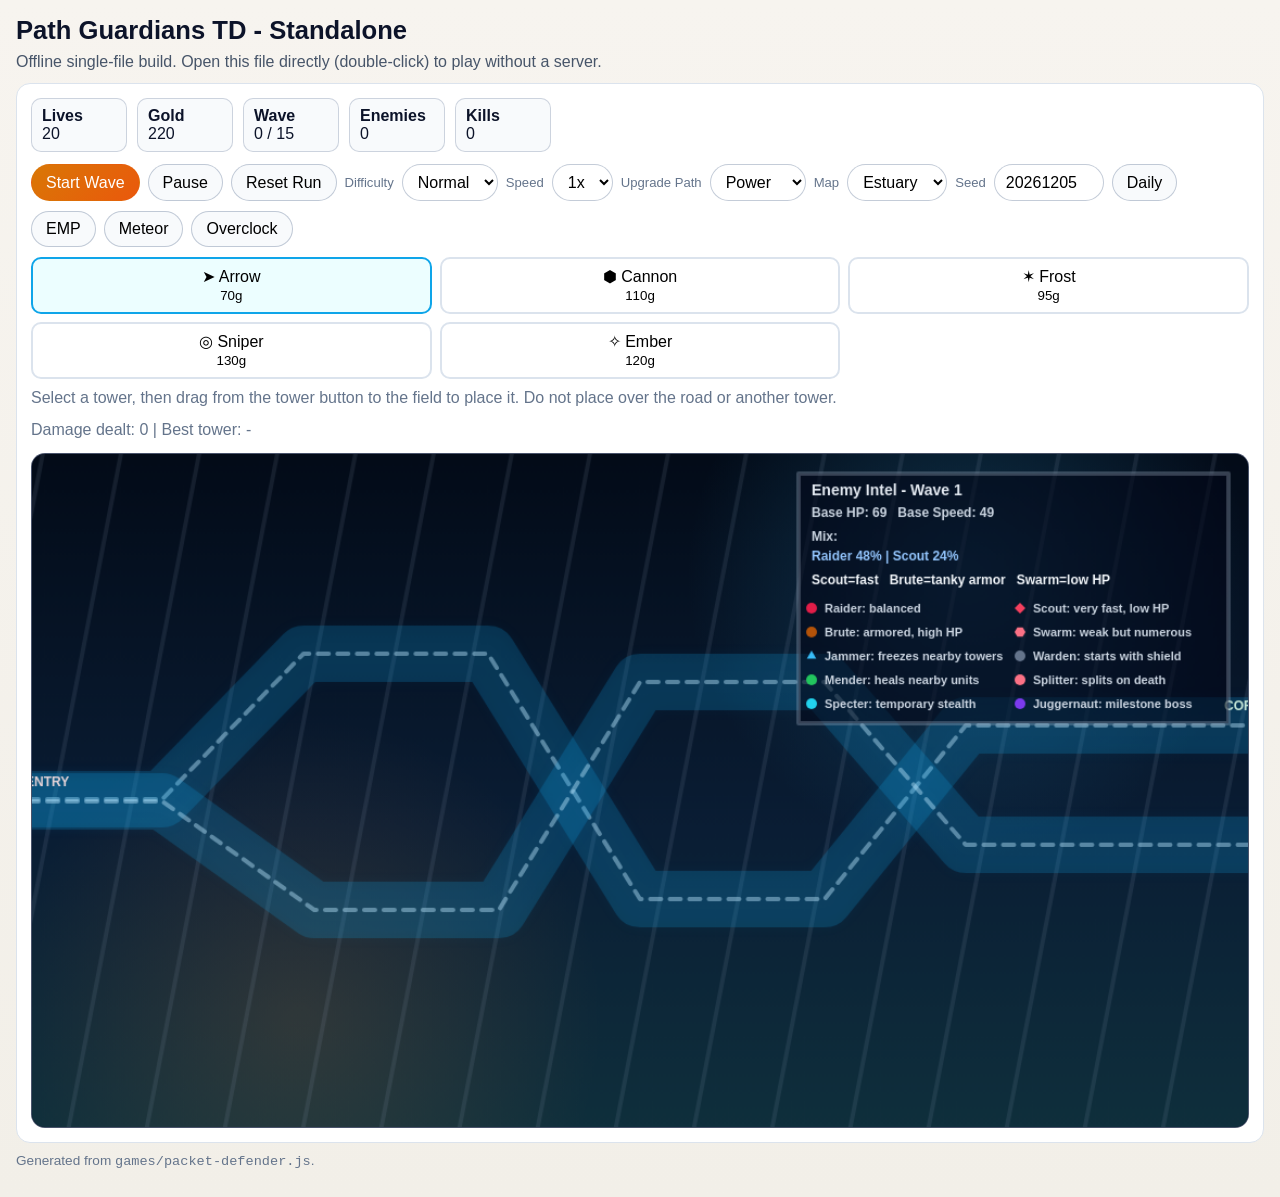
<file: tower-defense-standalone.html>
<!doctype html>
<html lang="en">
<head>
  <meta charset="UTF-8" />
  <meta name="viewport" content="width=device-width, initial-scale=1" />
  <title>Tower Defense Standalone</title>
  <style>
:root {
  --ink: #0c1329;
  --muted: #475569;
  --edge: #dbe3ed;
}
* { box-sizing: border-box; }
body {
  margin: 0;
  font-family: "Segoe UI", "Space Grotesk", Arial, sans-serif;
  color: var(--ink);
  background: linear-gradient(180deg, #f7f4ef 0%, #f2efe8 100%);
}
.page {
  max-width: 1380px;
  margin: 0 auto;
  padding: 16px;
}
h1 { margin: 0 0 8px; font-size: 1.6rem; }
p { margin: 0 0 12px; color: var(--muted); }
.lab-game { background: #fff; border: 1px solid var(--edge); border-radius: 14px; padding: 14px; }
.hud { display: flex; gap: 10px; flex-wrap: wrap; margin-bottom: 12px; }
.hud-item { border: 1px solid rgba(148,163,184,.45); border-radius: 10px; padding: 8px 10px; min-width: 96px; background: #f8fafc; }
.action-row { display: flex; gap: 8px; flex-wrap: wrap; margin-bottom: 10px; }
.btn {
  border: 1px solid rgba(148,163,184,.55);
  border-radius: 999px;
  padding: 8px 14px;
  cursor: pointer;
  font: inherit;
  background: #fff;
}
.btn.primary { background: linear-gradient(135deg, #d97706, #ea580c); color: #fff; border-color: transparent; }
.btn.ghost { background: #f8fafc; }
.status { margin: 6px 0 10px; color: #64748b; min-height: 22px; }
.choice-grid { display: grid; grid-template-columns: repeat(3, minmax(120px, 1fr)); gap: 8px; margin-bottom: 10px; }
.choice { border: 2px solid var(--edge); border-radius: 10px; padding: 8px; background: #fff; cursor: pointer; font: inherit; }
.choice.active { border-color: #0ea5e9; background: #ecfeff; }
.bb-level-picker-label { font-size: .82rem; color: #64748b; align-self: center; }
.bb-level-picker { border: 1px solid rgba(148,163,184,.55); border-radius: 999px; padding: 8px 11px; background: #fff; font: inherit; }
.bb-canvas-wrap {
  width: 100%;
  border: 1px solid rgba(148,163,184,.45);
  border-radius: 14px;
  overflow: hidden;
  position: relative;
  background: #0b132b;
}
.bb-canvas { width: 100%; height: auto; display: block; }
.footer-note { margin-top: 10px; font-size: .85rem; color: #64748b; }
</style>
</head>
<body>
  <div class="page">
    <h1>Path Guardians TD - Standalone</h1>
    <p>Offline single-file build. Open this file directly (double-click) to play without a server.</p>
    <div id="app"></div>
    <p class="footer-note">Generated from <code>games/packet-defender.js</code>.</p>
  </div>
  <script>
const packetDefenderGame = {
  id: "packet-defender",
  title: "Path Guardians TD",
  description: "Canvas tower defense with tower classes, pathing enemies, and escalating waves.",
  difficulty: "Planning and timing",
  setup: setupPacketDefender,
};

function setupPacketDefender(container) {
  const width = 1120;
  const height = 620;
  const maxWaves = 15;
  const baseStartGold = 220;
  const baseStartLives = 20;

  const difficultyDefs = {
    casual: { label: "Casual", enemyHp: 0.86, enemySpeed: 0.92, enemyArmor: 0.9, reward: 1.08, startGold: 260, startLives: 24 },
    normal: { label: "Normal", enemyHp: 1, enemySpeed: 1, enemyArmor: 1, reward: 1, startGold: 220, startLives: 20 },
    hard: { label: "Hard", enemyHp: 1.2, enemySpeed: 1.1, enemyArmor: 1.1, reward: 0.92, startGold: 190, startLives: 17 },
  };

  const towerTypes = {
    arrow: {
      id: "arrow",
      name: "Arrow",
      cost: 70,
      color: "#38bdf8",
      range: 172,
      cooldown: 0.48,
      damage: 16,
      projectileSpeed: 500,
      projectileColor: "#bae6fd",
      splash: 0,
      slowMult: 1,
      slowDuration: 0,
    },
    cannon: {
      id: "cannon",
      name: "Cannon",
      cost: 110,
      color: "#f97316",
      range: 145,
      cooldown: 1.25,
      damage: 36,
      projectileSpeed: 340,
      projectileColor: "#fdba74",
      splash: 52,
      slowMult: 1,
      slowDuration: 0,
    },
    frost: {
      id: "frost",
      name: "Frost",
      cost: 95,
      color: "#22d3ee",
      range: 155,
      cooldown: 0.72,
      damage: 9,
      projectileSpeed: 390,
      projectileColor: "#67e8f9",
      splash: 0,
      slowMult: 0.5,
      slowDuration: 1.7,
    },
    sniper: {
      id: "sniper",
      name: "Sniper",
      cost: 130,
      color: "#a78bfa",
      range: 255,
      cooldown: 1.5,
      damage: 64,
      projectileSpeed: 720,
      projectileColor: "#ddd6fe",
      splash: 0,
      slowMult: 1,
      slowDuration: 0,
    },
    ember: {
      id: "ember",
      name: "Ember",
      cost: 120,
      color: "#fb7185",
      range: 162,
      cooldown: 0.98,
      damage: 22,
      projectileSpeed: 420,
      projectileColor: "#fda4af",
      splash: 34,
      slowMult: 1,
      slowDuration: 0,
    },
  };

  const enemyArchetypes = {
    scout: { name: "Scout", hpMult: 0.68, speedMult: 1.38, rewardMult: 0.85, radius: 9, armor: 0 },
    raider: { name: "Raider", hpMult: 1, speedMult: 1, rewardMult: 1, radius: 11, armor: 0 },
    brute: { name: "Brute", hpMult: 1.95, speedMult: 0.72, rewardMult: 1.45, radius: 14, armor: 0.18 },
    swarm: { name: "Swarm", hpMult: 0.45, speedMult: 1.18, rewardMult: 0.58, radius: 7, armor: 0 },
    jammer: {
      name: "Jammer",
      hpMult: 1.15,
      speedMult: 0.92,
      rewardMult: 1.25,
      radius: 12,
      armor: 0.06,
      freezeRadius: 95,
      freezeDuration: 1.2,
      abilityCooldown: 4.6,
    },
    warden: {
      name: "Warden",
      hpMult: 1.4,
      speedMult: 0.95,
      rewardMult: 1.2,
      radius: 12,
      armor: 0.1,
      shield: 34,
    },
    mender: {
      name: "Mender",
      hpMult: 1.05,
      speedMult: 0.88,
      rewardMult: 1.18,
      radius: 11,
      armor: 0.05,
      healRadius: 86,
      healAmount: 14,
      abilityCooldown: 4.2,
    },
    splitter: {
      name: "Splitter",
      hpMult: 0.95,
      speedMult: 1.02,
      rewardMult: 1.12,
      radius: 11,
      armor: 0.05,
      splitCount: 2,
    },
    specter: {
      name: "Specter",
      hpMult: 0.82,
      speedMult: 1.2,
      rewardMult: 1.16,
      radius: 10,
      armor: 0,
      stealthDuration: 2.7,
      stealthCooldown: 4.6,
    },
    juggernaut: {
      name: "Juggernaut",
      hpMult: 4.6,
      speedMult: 0.58,
      rewardMult: 2.7,
      radius: 18,
      armor: 0.28,
      shield: 60,
    },
  };

  const pathPoints = [
    { x: -40, y: 318 },
    { x: 120, y: 318 },
    { x: 250, y: 184 },
    { x: 420, y: 184 },
    { x: 560, y: 410 },
    { x: 730, y: 410 },
    { x: 860, y: 250 },
    { x: 1020, y: 250 },
    { x: 1160, y: 250 },
  ];
  const altPathPoints = [
    { x: -40, y: 320 },
    { x: 120, y: 320 },
    { x: 260, y: 420 },
    { x: 430, y: 420 },
    { x: 560, y: 210 },
    { x: 730, y: 210 },
    { x: 860, y: 360 },
    { x: 1020, y: 360 },
    { x: 1160, y: 360 },
  ];
  const canyonMainPath = [
    { x: -40, y: 242 },
    { x: 120, y: 242 },
    { x: 260, y: 150 },
    { x: 450, y: 150 },
    { x: 610, y: 332 },
    { x: 790, y: 332 },
    { x: 960, y: 200 },
    { x: 1160, y: 200 },
  ];
  const canyonAltPath = [
    { x: -40, y: 386 },
    { x: 140, y: 386 },
    { x: 300, y: 500 },
    { x: 520, y: 500 },
    { x: 680, y: 286 },
    { x: 860, y: 286 },
    { x: 1040, y: 424 },
    { x: 1160, y: 424 },
  ];
  const mapDefs = {
    estuary: { label: "Estuary", routes: [pathPoints, altPathPoints] },
    canyon: { label: "Canyon", routes: [canyonMainPath, canyonAltPath] },
  };
  let selectedMap = "estuary";
  let activeRoutes = mapDefs[selectedMap].routes;
  const roadHalfWidth = 26;
  const towerRadius = 16;
  const towerMinDistance = 22;

  const root = document.createElement("div");
  root.className = "lab-game";
  root.innerHTML = `
    <div class="hud">
      <div class="hud-item"><strong>Lives</strong><div id="pd-lives">${baseStartLives}</div></div>
      <div class="hud-item"><strong>Gold</strong><div id="pd-gold">${baseStartGold}</div></div>
      <div class="hud-item"><strong>Wave</strong><div id="pd-wave">0 / ${maxWaves}</div></div>
      <div class="hud-item"><strong>Enemies</strong><div id="pd-enemies">0</div></div>
      <div class="hud-item"><strong>Kills</strong><div id="pd-kills">0</div></div>
    </div>
    <div class="action-row">
      <button type="button" id="pd-start" class="btn primary">Start Wave</button>
      <button type="button" id="pd-pause" class="btn ghost">Pause</button>
      <button type="button" id="pd-reset" class="btn ghost">Reset Run</button>
      <label class="bb-level-picker-label" for="pd-difficulty">Difficulty</label>
      <select id="pd-difficulty" class="bb-level-picker"></select>
      <label class="bb-level-picker-label" for="pd-speed">Speed</label>
      <select id="pd-speed" class="bb-level-picker">
        <option value="1">1x</option>
        <option value="2">2x</option>
        <option value="3">3x</option>
      </select>
      <label class="bb-level-picker-label" for="pd-branch">Upgrade Path</label>
      <select id="pd-branch" class="bb-level-picker">
        <option value="power">Power</option>
        <option value="control">Control</option>
      </select>
      <label class="bb-level-picker-label" for="pd-map">Map</label>
      <select id="pd-map" class="bb-level-picker"></select>
      <label class="bb-level-picker-label" for="pd-seed">Seed</label>
      <input id="pd-seed" class="bb-level-picker" style="width:110px" value="" />
      <button type="button" id="pd-daily" class="btn ghost">Daily</button>
    </div>
    <div class="action-row">
      <button type="button" id="pd-emp" class="btn ghost">EMP</button>
      <button type="button" id="pd-meteor" class="btn ghost">Meteor</button>
      <button type="button" id="pd-overclock" class="btn ghost">Overclock</button>
    </div>
    <div class="choice-grid" id="pd-tower-picker"></div>
    <p class="status" id="pd-status">Select a tower and place it on the field. Do not place over the road or another tower.</p>
    <p class="status" id="pd-combat">Damage dealt: 0 | Best tower: -</p>
    <div class="bb-canvas-wrap">
      <canvas class="bb-canvas" id="pd-canvas" width="${width}" height="${height}"></canvas>
    </div>
  `;
  container.appendChild(root);

  const canvas = root.querySelector("#pd-canvas");
  const ctx = canvas.getContext("2d");
  const livesEl = root.querySelector("#pd-lives");
  const goldEl = root.querySelector("#pd-gold");
  const waveEl = root.querySelector("#pd-wave");
  const enemiesEl = root.querySelector("#pd-enemies");
  const killsEl = root.querySelector("#pd-kills");
  const startBtn = root.querySelector("#pd-start");
  const pauseBtn = root.querySelector("#pd-pause");
  const resetBtn = root.querySelector("#pd-reset");
  const difficultyEl = root.querySelector("#pd-difficulty");
  const speedEl = root.querySelector("#pd-speed");
  const branchEl = root.querySelector("#pd-branch");
  const mapEl = root.querySelector("#pd-map");
  const seedEl = root.querySelector("#pd-seed");
  const dailyBtn = root.querySelector("#pd-daily");
  const empBtn = root.querySelector("#pd-emp");
  const meteorBtn = root.querySelector("#pd-meteor");
  const overclockBtn = root.querySelector("#pd-overclock");
  const statusEl = root.querySelector("#pd-status");
  const combatEl = root.querySelector("#pd-combat");
  const towerPickerEl = root.querySelector("#pd-tower-picker");

  let selectedDifficulty = "normal";
  let difficulty = difficultyDefs[selectedDifficulty];
  let gameSpeed = 1;
  let selectedUpgradeBranch = "power";
  let selectedAbility = null;
  let abilityCooldowns = { emp: 0, meteor: 0, overclock: 0 };
  let overclockTimer = 0;
  let selectedSeed = String(new Date().toISOString().slice(0, 10).replace(/-/g, ""));
  let rngState = 1;
  let lives = difficulty.startLives;
  let gold = difficulty.startGold;
  let wave = 0;
  let kills = 0;
  let selectedTower = "arrow";
  const hasMousePointer =
    typeof window !== "undefined" &&
    typeof window.matchMedia === "function" &&
    (window.matchMedia("(pointer: fine)").matches || window.matchMedia("(any-pointer: fine)").matches);
  const useDragPlacement = !!hasMousePointer;
  let paused = false;
  let running = true;
  let rafId = null;
  let lastTs = performance.now();
  let visualClock = 0;
  let enemyIdSeq = 1;
  let towerIdSeq = 1;

  let towers = [];
  let enemies = [];
  let projectiles = [];
  let particles = [];
  let spawnQueue = null;
  let waveIntel = null;
  let interWaveCountdown = 0;
  const clearedWaveBonus = new Set();
  let hoveredTowerId = null;
  let totalDamageDealt = 0;
  let firstSeenEnemyKinds = new Set();
  let endRunSummary = null;
  let hoverPlacement = { x: 0, y: 0, inCanvas: false };
  let dragState = {
    active: false,
    towerType: null,
    clientX: 0,
    clientY: 0,
    x: 0,
    y: 0,
    valid: false,
    reason: "",
    inCanvas: false,
  };

  function syncHud() {
    livesEl.textContent = String(lives);
    goldEl.textContent = String(Math.floor(gold));
    waveEl.textContent = `${wave} / ${maxWaves}`;
    enemiesEl.textContent = String(enemies.length + (spawnQueue ? spawnQueue.remaining : 0));
    killsEl.textContent = String(kills);
    pauseBtn.textContent = paused ? "Resume" : "Pause";
    if (difficultyEl) {
      difficultyEl.value = selectedDifficulty;
    }
    if (speedEl) {
      speedEl.value = String(gameSpeed);
    }
    if (branchEl) {
      branchEl.value = selectedUpgradeBranch;
    }
    if (mapEl) {
      mapEl.value = selectedMap;
    }
    if (seedEl && seedEl !== document.activeElement) {
      seedEl.value = selectedSeed;
    }
    if (empBtn) {
      empBtn.textContent = abilityCooldowns.emp > 0 ? `EMP ${abilityCooldowns.emp.toFixed(1)}s` : "EMP";
      empBtn.classList.toggle("active", selectedAbility === "emp");
    }
    if (meteorBtn) {
      meteorBtn.textContent = abilityCooldowns.meteor > 0 ? `Meteor ${abilityCooldowns.meteor.toFixed(1)}s` : "Meteor";
      meteorBtn.classList.toggle("active", selectedAbility === "meteor");
    }
    if (overclockBtn) {
      overclockBtn.textContent = abilityCooldowns.overclock > 0 ? `Overclock ${abilityCooldowns.overclock.toFixed(1)}s` : "Overclock";
      overclockBtn.classList.toggle("active", selectedAbility === "overclock");
    }
    if (combatEl) {
      const bestLabel = getBestTowerLabel();
      combatEl.textContent = `Damage dealt: ${Math.round(totalDamageDealt)} | Best tower: ${bestLabel}`;
    }
  }

  function getBestTowerLabel() {
    let best = null;
    for (const tower of towers) {
      if (!best || tower.totalDamage > best.totalDamage) {
        best = tower;
      }
    }
    return best ? `${towerTypes[best.type].name} (${Math.round(best.totalDamage)})` : "-";
  }

  function setStatus(text) {
    statusEl.textContent = text;
  }

  function getPlacementHint() {
    if (useDragPlacement) {
      return "Select a tower, then drag from the tower button to the field to place it. Do not place over the road or another tower.";
    }
    return "Tap a tower button, then tap the field to place it. Tap the selected tower button again to unselect and upgrade existing towers.";
  }

  function hashSeed(text) {
    let h = 2166136261 >>> 0;
    const s = String(text || "1");
    for (let i = 0; i < s.length; i += 1) {
      h ^= s.charCodeAt(i);
      h = Math.imul(h, 16777619);
    }
    return (h >>> 0) || 1;
  }

  function rand() {
    rngState ^= rngState << 13;
    rngState ^= rngState >>> 17;
    rngState ^= rngState << 5;
    return ((rngState >>> 0) % 1000000) / 1000000;
  }

  function populateDifficultyOptions() {
    if (!difficultyEl) {
      return;
    }
    difficultyEl.innerHTML = "";
    for (const key of Object.keys(difficultyDefs)) {
      const opt = document.createElement("option");
      opt.value = key;
      opt.textContent = difficultyDefs[key].label;
      if (key === selectedDifficulty) {
        opt.selected = true;
      }
      difficultyEl.appendChild(opt);
    }
  }

  function populateMapOptions() {
    if (!mapEl) {
      return;
    }
    mapEl.innerHTML = "";
    for (const key of Object.keys(mapDefs)) {
      const opt = document.createElement("option");
      opt.value = key;
      opt.textContent = mapDefs[key].label;
      if (key === selectedMap) {
        opt.selected = true;
      }
      mapEl.appendChild(opt);
    }
  }

  function getDifficultyTuning() {
    if (selectedDifficulty === "casual") {
      return {
        waveCount: 0.9,
        waveHp: 0.9,
        waveSpeed: 0.94,
        waveReward: 1.12,
        waveInterval: 1.08,
        clearBonus: 1.2,
        interestCap: 55,
        abilityCd: 0.9,
      };
    }
    if (selectedDifficulty === "hard") {
      return {
        waveCount: 1.15,
        waveHp: 1.18,
        waveSpeed: 1.08,
        waveReward: 0.92,
        waveInterval: 0.92,
        clearBonus: 0.88,
        interestCap: 28,
        abilityCd: 1.1,
      };
    }
    return {
      waveCount: 1,
      waveHp: 1,
      waveSpeed: 1,
      waveReward: 1,
      waveInterval: 1,
      clearBonus: 1,
      interestCap: 40,
      abilityCd: 1,
    };
  }

  function distance(ax, ay, bx, by) {
    const dx = ax - bx;
    const dy = ay - by;
    return Math.hypot(dx, dy);
  }

  function pointToSegmentDistance(px, py, ax, ay, bx, by) {
    const abx = bx - ax;
    const aby = by - ay;
    const ab2 = abx * abx + aby * aby || 1;
    const apx = px - ax;
    const apy = py - ay;
    const t = Math.max(0, Math.min(1, (apx * abx + apy * aby) / ab2));
    const cx = ax + abx * t;
    const cy = ay + aby * t;
    return distance(px, py, cx, cy);
  }

  function isOnRoad(x, y) {
    for (const route of activeRoutes) {
      for (let i = 0; i < route.length - 1; i += 1) {
        const a = route[i];
        const b = route[i + 1];
        if (pointToSegmentDistance(x, y, a.x, a.y, b.x, b.y) <= roadHalfWidth + towerRadius + 2) {
          return true;
        }
      }
    }
    return false;
  }

  function canPlaceTowerAt(x, y) {
    if (x < towerRadius + 6 || x > width - towerRadius - 6 || y < towerRadius + 6 || y > height - towerRadius - 6) {
      return { ok: false, reason: "Out of bounds." };
    }
    if (isOnRoad(x, y)) {
      return { ok: false, reason: "Cannot place on the road." };
    }
    for (const tower of towers) {
      if (distance(x, y, tower.x, tower.y) < towerMinDistance) {
        return { ok: false, reason: "Too close to another tower." };
      }
    }
    return { ok: true, reason: "" };
  }

  function findNearestValidPlacement(x, y) {
    const direct = canPlaceTowerAt(x, y);
    if (direct.ok) {
      return { x, y, adjusted: false };
    }

    const maxRadius = 160;
    const radiusStep = 8;
    for (let r = radiusStep; r <= maxRadius; r += radiusStep) {
      const samples = Math.max(16, Math.ceil((Math.PI * 2 * r) / 12));
      for (let i = 0; i < samples; i += 1) {
        const ang = (Math.PI * 2 * i) / samples;
        const cx = x + Math.cos(ang) * r;
        const cy = y + Math.sin(ang) * r;
        const check = canPlaceTowerAt(cx, cy);
        if (check.ok) {
          return { x: cx, y: cy, adjusted: true };
        }
      }
    }
    return null;
  }

  function clientToCanvas(clientX, clientY) {
    const rect = canvas.getBoundingClientRect();
    return {
      x: ((clientX - rect.left) / rect.width) * width,
      y: ((clientY - rect.top) / rect.height) * height,
      inCanvas: clientX >= rect.left && clientX <= rect.right && clientY >= rect.top && clientY <= rect.bottom,
    };
  }

  function pickWeightedArchetype(pool) {
    const total = pool.reduce((acc, item) => acc + item.weight, 0);
    let roll = rand() * total;
    for (const item of pool) {
      roll -= item.weight;
      if (roll <= 0) {
        return item.kind;
      }
    }
    return pool[pool.length - 1].kind;
  }

  function spawnEnemy(stats) {
    const archetype = enemyArchetypes[stats.kind] || enemyArchetypes.raider;
    const hp = Math.max(8, Math.round(stats.hp * archetype.hpMult * difficulty.enemyHp));
    const speed = Math.max(18, stats.speed * archetype.speedMult);
    const reward = Math.max(1, Math.round(stats.reward * archetype.rewardMult * difficulty.reward));
    const armor = Math.max(0, (archetype.armor || 0) * difficulty.enemyArmor);
    const route = rand() < 0.5 ? activeRoutes[0] : activeRoutes[1];
    enemies.push({
      id: enemyIdSeq += 1,
      x: route[0].x,
      y: route[0].y,
      pathIndex: 0,
      speed: speed * difficulty.enemySpeed,
      baseSpeed: speed * difficulty.enemySpeed,
      hp,
      maxHp: hp,
      reward,
      radius: archetype.radius,
      armor,
      kind: stats.kind,
      route,
      freezeRadius: archetype.freezeRadius || 0,
      freezeDuration: archetype.freezeDuration || 0,
      abilityTimer: archetype.abilityCooldown || 0,
      abilityCooldown: archetype.abilityCooldown || 0,
      healRadius: archetype.healRadius || 0,
      healAmount: archetype.healAmount || 0,
      splitCount: archetype.splitCount || 0,
      stealthTimer: 0,
      stealthDuration: archetype.stealthDuration || 0,
      stealthCooldown: archetype.stealthCooldown || 0,
      shield: archetype.shield || 0,
      burnStacks: 0,
      burnTimer: 0,
      frostMarkTimer: 0,
      stunTimer: 0,
      slowTimer: 0,
      slowMult: 1,
      progress: 0,
    });

    if (!firstSeenEnemyKinds.has(stats.kind)) {
      firstSeenEnemyKinds.add(stats.kind);
      if (stats.kind === "jammer") {
        setStatus("New enemy: Jammer. It can freeze nearby towers.");
      } else if (stats.kind === "mender") {
        setStatus("New enemy: Mender. It heals nearby enemies.");
      } else if (stats.kind === "warden") {
        setStatus("New enemy: Warden. It has a shield.");
      } else if (stats.kind === "splitter") {
        setStatus("New enemy: Splitter. It splits into smaller units on death.");
      } else if (stats.kind === "specter") {
        setStatus("New enemy: Specter. It phases into stealth.");
      } else if (stats.kind === "juggernaut") {
        setStatus("Boss wave: Juggernaut incoming.");
      }
    }
  }

  function buildWaveConfig(w) {
    const t = getDifficultyTuning();
    let count = Math.max(4, Math.round((6 + Math.floor(w * 2.2)) * t.waveCount));
    const hp = (54 + w * 15 + Math.floor((w - 1) * (w - 1) * 1.1)) * t.waveHp;
    const speed = (46 + w * 3 + Math.floor(w / 4) * 2) * t.waveSpeed;
    const reward = Math.max(1, Math.round((9 + Math.floor(w * 0.9)) * t.waveReward));
    const interval = Math.max(0.36, (1.12 - w * 0.035) * t.waveInterval);
    const pool = (function () {
      const p = [{ kind: "raider", weight: 48 }, { kind: "scout", weight: 24 }];
      if (w >= 3) {
        p.push({ kind: "swarm", weight: 18 });
      }
      if (w >= 4) {
        p.push({ kind: "brute", weight: 12 + Math.min(18, w) });
      }
      if (w >= 6) {
        p.push({ kind: "jammer", weight: 8 + Math.min(8, Math.floor(w / 2)) });
      }
      if (w >= 7) {
        p.push({ kind: "warden", weight: 10 + Math.min(10, Math.floor(w / 2)) });
      }
      if (w >= 8) {
        p.push({ kind: "mender", weight: 8 + Math.min(8, Math.floor(w / 2)) });
      }
      if (w >= 7) {
        p.push({ kind: "splitter", weight: 10 + Math.min(8, Math.floor(w / 2)) });
      }
      if (w >= 9) {
        p.push({ kind: "specter", weight: 9 + Math.min(8, Math.floor(w / 2)) });
      }
      if (w % 5 === 0) {
        count = Math.max(10, Math.floor(count * 0.72));
        return [
          { kind: "juggernaut", weight: 24 },
          { kind: "brute", weight: 26 },
          { kind: "raider", weight: 18 },
          { kind: "jammer", weight: 12 },
          { kind: "mender", weight: 10 },
          { kind: "splitter", weight: 10 },
        ];
      }
      return p;
    })();
    return { count, hp, speed, reward, interval, pool };
  }

  function startNextWave() {
    if (spawnQueue || enemies.length > 0) {
      setStatus("Wave already running.");
      return;
    }
    if (wave >= maxWaves) {
      setStatus("All waves completed.");
      return;
    }

    wave += 1;
    const spec = buildWaveConfig(wave);

    spawnQueue = {
      remaining: spec.count,
      timer: 0.01,
      interval: spec.interval,
      hp: spec.hp,
      speed: spec.speed,
      reward: spec.reward,
      pool: spec.pool,
    };
    waveIntel = {
      hp: spec.hp,
      speed: spec.speed,
      pool: spec.pool,
      count: spec.count,
    };
    interWaveCountdown = 0;
    setStatus(`Wave ${wave} started. Prepare defenses.`);
    syncHud();
  }

  function pickTargets(tower, limit) {
    const inRange = enemies
      .filter((enemy) => {
        const d = distance(tower.x, tower.y, enemy.x, enemy.y);
        if (d > tower.range) {
          return false;
        }
        if (enemy.stealthTimer > 0 && d > 85) {
          return false;
        }
        return true;
      })
      .sort((a, b) => b.progress - a.progress);
    return inRange.slice(0, Math.max(1, limit || 1));
  }

  function spawnProjectile(tower, target, damageScale) {
    const scale = typeof damageScale === "number" ? damageScale : 1;
    projectiles.push({
      x: tower.x,
      y: tower.y,
      speed: tower.projectileSpeed,
      damage: tower.damage * scale,
      color: tower.projectileColor,
      targetId: target.id,
      splash: tower.splash,
      slowMult: tower.slowMult,
      slowDuration: tower.slowDuration,
      sourceType: tower.type,
      sourceTowerId: tower.id,
      alive: true,
    });
  }

  function getTowerById(id) {
    return towers.find((tower) => tower.id === id) || null;
  }

  function findTowerAtPoint(x, y) {
    for (let i = towers.length - 1; i >= 0; i -= 1) {
      const tower = towers[i];
      if (distance(x, y, tower.x, tower.y) <= towerRadius + 3) {
        return tower;
      }
    }
    return null;
  }

  function levelUpTower(tower) {
    if (!tower || tower.level >= 3) {
      return;
    }
    const branch = tower.branch || "power";
    tower.level += 1;
    if (branch === "control") {
      tower.damage = Math.round(tower.damage * 1.25);
      tower.range += 18;
      tower.cooldown = Math.max(0.2, tower.cooldown * 0.86);
      tower.projectileSpeed += 36;
      if (tower.splash > 0) {
        tower.splash += 20;
      }
      if (tower.slowMult < 1) {
        tower.slowMult = Math.max(0.24, tower.slowMult - 0.12);
        tower.slowDuration += 0.45;
      }
      tower.maxShots = Math.max(tower.maxShots, tower.level >= 2 ? 2 : 1);
    } else {
      tower.damage = Math.round(tower.damage * 1.52);
      tower.range += 10;
      tower.cooldown = Math.max(0.2, tower.cooldown * 0.8);
      tower.projectileSpeed += 58;
      if (tower.splash > 0) {
        tower.splash += 12;
      }
      if (tower.slowMult < 1) {
        tower.slowMult = Math.max(0.28, tower.slowMult - 0.08);
        tower.slowDuration += 0.25;
      }
      tower.maxShots = Math.max(tower.maxShots, 1);
    }
    if (tower.level === 3 && branch === "power") {
      if (tower.type === "sniper") {
        tower.maxShots = Math.max(tower.maxShots, 2);
      } else if (tower.type === "cannon") {
        tower.maxShots = Math.max(tower.maxShots, 1);
        tower.splash += 10;
      } else {
        tower.maxShots = Math.max(tower.maxShots, 3);
      }
    } else if (tower.level === 3 && branch === "control") {
      tower.maxShots = Math.max(tower.maxShots, tower.type === "sniper" ? 2 : 3);
    }
    if (tower.level < 3) {
      tower.nextLevelAt += 7;
    } else {
      tower.nextLevelAt = Number.POSITIVE_INFINITY;
    }
    tower.upgradeReady = false;
    tower.upgradeReadyNotified = false;
  }

  function isUpgradeReady(tower) {
    return Boolean(tower && tower.level < 3 && tower.kills >= tower.nextLevelAt);
  }

  function getUpgradeCost(tower) {
    const base = towerTypes[tower.type] ? towerTypes[tower.type].cost : 100;
    return Math.round(base * (tower.level === 1 ? 0.55 : 0.8));
  }

  function tryUpgradeTower(tower) {
    if (!tower) {
      return;
    }
    if (!isUpgradeReady(tower)) {
      return;
    }
    const cost = getUpgradeCost(tower);
    if (gold < cost) {
      setStatus(`Need ${cost} gold to upgrade ${towerTypes[tower.type].name} tower.`);
      return;
    }
    if (!tower.branch) {
      tower.branch = selectedUpgradeBranch;
    }
    gold -= cost;
    levelUpTower(tower);
    syncHud();
    setStatus(`${towerTypes[tower.type].name} upgraded to level ${tower.level} (${tower.branch}) for ${cost} gold.`);
  }

  function castAbility(name, x, y) {
    if (abilityCooldowns[name] > 0) {
      return false;
    }
    if (!running || paused) {
      return false;
    }
    const t = getDifficultyTuning();
    if (name === "overclock") {
      overclockTimer = 8;
      abilityCooldowns.overclock = 24 * t.abilityCd;
      createImpact(width * 0.5, height * 0.58, "rgba(196, 181, 253, 0.85)", 24);
      setStatus("Overclock active: all towers fire faster for 8s.");
      return true;
    }

    if (typeof x !== "number" || typeof y !== "number") {
      return false;
    }
    if (name === "emp") {
      const r = 110;
      let hits = 0;
      for (const enemy of enemies) {
        if (distance(x, y, enemy.x, enemy.y) <= r) {
          enemy.stunTimer = Math.max(enemy.stunTimer || 0, 2);
          hits += 1;
        }
      }
      abilityCooldowns.emp = 16 * t.abilityCd;
      createImpact(x, y, "rgba(125, 211, 252, 0.95)", 26);
      setStatus(`EMP deployed${hits ? `, stunned ${hits} enemies` : ""}.`);
      return true;
    }
    if (name === "meteor") {
      const r = 120;
      for (const enemy of enemies) {
        if (distance(x, y, enemy.x, enemy.y) <= r) {
          enemy.hp -= 56;
          enemy.burnStacks = Math.min(3, enemy.burnStacks + 2);
          enemy.burnTimer = Math.max(enemy.burnTimer, 4.4);
          if (enemy.hp <= 0) {
            enemy.hp = 0;
            gold += enemy.reward;
            kills += 1;
            if (enemy.splitCount > 0) {
              spawnSplitEnemies(enemy);
            }
          }
        }
      }
      abilityCooldowns.meteor = 20 * t.abilityCd;
      createImpact(x, y, "rgba(251, 113, 133, 0.95)", 34);
      setStatus("Meteor strike impacted.");
      return true;
    }
    return false;
  }

  function registerTowerKill(towerId) {
    const tower = getTowerById(towerId);
    if (!tower) {
      return;
    }
    if (isUpgradeReady(tower)) {
      return;
    }
    tower.kills += 1;
    if (isUpgradeReady(tower)) {
      tower.upgradeReady = true;
      if (!tower.upgradeReadyNotified) {
        setStatus(`${towerTypes[tower.type].name} ready to upgrade. Click the tower and spend gold.`);
        tower.upgradeReadyNotified = true;
      }
    }
  }

  function createImpact(x, y, color, count) {
    for (let i = 0; i < count; i += 1) {
      particles.push({
        x,
        y,
        vx: (rand() - 0.5) * 220,
        vy: (rand() - 0.5) * 220,
        life: 0.25 + rand() * 0.28,
        color,
      });
    }
  }

  function spawnSplitEnemies(parent) {
    if (!parent || !parent.splitCount) {
      return;
    }
    for (let i = 0; i < parent.splitCount; i += 1) {
      const childHp = Math.max(10, Math.round(parent.maxHp * 0.34));
      enemies.push({
        id: enemyIdSeq += 1,
        x: parent.x + (i === 0 ? -8 : 8),
        y: parent.y + (i === 0 ? -6 : 6),
        pathIndex: parent.pathIndex,
        speed: parent.baseSpeed * 1.18,
        baseSpeed: parent.baseSpeed * 1.18,
        hp: childHp,
        maxHp: childHp,
        reward: Math.max(1, Math.round(parent.reward * 0.45)),
        radius: 7,
        armor: 0,
        kind: "swarm",
        route: parent.route,
        freezeRadius: 0,
        freezeDuration: 0,
        abilityTimer: 0,
        abilityCooldown: 0,
        healRadius: 0,
        healAmount: 0,
        splitCount: 0,
        stealthTimer: 0,
        stealthDuration: 0,
        stealthCooldown: 0,
        shield: 0,
        burnStacks: 0,
        burnTimer: 0,
        frostMarkTimer: 0,
        stunTimer: 0,
        slowTimer: 0,
        slowMult: 1,
        progress: parent.progress,
      });
    }
  }

  function applyDamage(enemy, projectile) {
    if (enemy.hp <= 0) {
      return false;
    }
    let damage = projectile.damage;
    if (projectile.sourceType === "sniper" && enemy.frostMarkTimer > 0) {
      damage *= 1.4;
    }
    if (projectile.sourceType === "arrow" && enemy.burnStacks > 0) {
      damage += enemy.burnStacks * 6;
      enemy.burnStacks = 0;
      enemy.burnTimer = 0;
    }
    if (projectile.sourceType === "ember") {
      enemy.burnStacks = Math.min(3, enemy.burnStacks + 1);
      enemy.burnTimer = Math.max(enemy.burnTimer, 3.2);
    }
    if (projectile.slowMult < 1) {
      enemy.frostMarkTimer = Math.max(enemy.frostMarkTimer, 2.2);
    }
    if (enemy.shield > 0) {
      const blocked = Math.min(enemy.shield, damage);
      enemy.shield -= blocked;
      damage -= blocked;
      if (damage <= 0) {
        return false;
      }
    }
    const mitigated = damage * (1 - (enemy.armor || 0));
    enemy.hp -= mitigated;
    totalDamageDealt += mitigated;
    const sourceTower = getTowerById(projectile.sourceTowerId);
    if (sourceTower) {
      sourceTower.totalDamage += mitigated;
    }
    if (projectile.slowMult < 1) {
      enemy.slowMult = Math.min(enemy.slowMult, projectile.slowMult);
      enemy.slowTimer = Math.max(enemy.slowTimer, projectile.slowDuration);
    }
    if (enemy.hp <= 0) {
      enemy.hp = 0;
      gold += enemy.reward;
      kills += 1;
      if (enemy.splitCount > 0) {
        spawnSplitEnemies(enemy);
      }
      createImpact(enemy.x, enemy.y, "rgba(74, 222, 128, 0.8)", 14);
      return true;
    }
    return false;
  }

  function updateSpawnQueue(dt) {
    if (!spawnQueue) {
      return;
    }
    spawnQueue.timer -= dt;
    if (spawnQueue.timer > 0) {
      return;
    }
    const kind = pickWeightedArchetype(spawnQueue.pool);
    spawnEnemy({ ...spawnQueue, kind });
    spawnQueue.remaining -= 1;
    if (spawnQueue.remaining <= 0) {
      spawnQueue = null;
    } else {
      spawnQueue.timer = spawnQueue.interval;
    }
  }

  function updateEnemies(dt) {
    for (const enemy of enemies) {
      if (enemy.slowTimer > 0) {
        enemy.slowTimer -= dt;
        if (enemy.slowTimer <= 0) {
          enemy.slowTimer = 0;
          enemy.slowMult = 1;
        }
      }
      if (enemy.stunTimer > 0) {
        enemy.stunTimer = Math.max(0, enemy.stunTimer - dt);
      }
      if (enemy.stealthCooldown > 0) {
        enemy.abilityTimer -= dt;
        if (enemy.abilityTimer <= 0) {
          enemy.abilityTimer = enemy.stealthCooldown;
          enemy.stealthTimer = enemy.stealthDuration;
        }
      }
      if (enemy.stealthTimer > 0) {
        enemy.stealthTimer = Math.max(0, enemy.stealthTimer - dt);
      }
      if (enemy.frostMarkTimer > 0) {
        enemy.frostMarkTimer = Math.max(0, enemy.frostMarkTimer - dt);
      }
      if (enemy.hp > 0 && enemy.burnTimer > 0 && enemy.burnStacks > 0) {
        enemy.burnTimer -= dt;
        const dot = enemy.burnStacks * 3.2 * dt;
        enemy.hp -= dot;
        totalDamageDealt += dot;
        if (enemy.hp <= 0) {
          enemy.hp = 0;
          gold += enemy.reward;
          kills += 1;
          if (enemy.splitCount > 0) {
            spawnSplitEnemies(enemy);
          }
          createImpact(enemy.x, enemy.y, "rgba(251, 113, 133, 0.78)", 10);
        }
        if (enemy.burnTimer <= 0) {
          enemy.burnTimer = 0;
          enemy.burnStacks = 0;
        }
      }

      const speed = enemy.stunTimer > 0 ? 0 : enemy.baseSpeed * enemy.slowMult;
      let remainingMove = speed * dt;

      while (remainingMove > 0 && enemy.pathIndex < enemy.route.length - 1) {
        const from = enemy.route[enemy.pathIndex];
        const to = enemy.route[enemy.pathIndex + 1];
        const segDx = to.x - from.x;
        const segDy = to.y - from.y;
        const segLen = Math.hypot(segDx, segDy) || 1;
        const ux = segDx / segLen;
        const uy = segDy / segLen;
        const distToTarget = Math.hypot(to.x - enemy.x, to.y - enemy.y);

        if (remainingMove >= distToTarget) {
          enemy.x = to.x;
          enemy.y = to.y;
          enemy.pathIndex += 1;
          enemy.progress += distToTarget;
          remainingMove -= distToTarget;
        } else {
          enemy.x += ux * remainingMove;
          enemy.y += uy * remainingMove;
          enemy.progress += remainingMove;
          remainingMove = 0;
        }
      }

      if (enemy.abilityCooldown > 0 && enemy.freezeDuration > 0 && towers.length) {
        enemy.abilityTimer -= dt;
        if (enemy.abilityTimer <= 0) {
          enemy.abilityTimer = enemy.abilityCooldown;
          let affected = 0;
          for (const tower of towers) {
            if (distance(enemy.x, enemy.y, tower.x, tower.y) <= enemy.freezeRadius) {
              tower.disabledTimer = Math.max(tower.disabledTimer || 0, enemy.freezeDuration);
              affected += 1;
            }
          }
          if (affected > 0) {
            createImpact(enemy.x, enemy.y, "rgba(125, 211, 252, 0.85)", 12);
            setStatus(`Jammer pulse: ${affected} tower${affected > 1 ? "s" : ""} frozen.`);
          }
        }
      }

      if (enemy.abilityCooldown > 0 && enemy.healAmount > 0) {
        enemy.abilityTimer -= dt;
        if (enemy.abilityTimer <= 0) {
          enemy.abilityTimer = enemy.abilityCooldown;
          let healed = 0;
          for (const other of enemies) {
            if (other.id === enemy.id || other.hp <= 0) {
              continue;
            }
            if (distance(enemy.x, enemy.y, other.x, other.y) <= enemy.healRadius) {
              other.hp = Math.min(other.maxHp, other.hp + enemy.healAmount);
              healed += 1;
            }
          }
          if (healed > 0) {
            createImpact(enemy.x, enemy.y, "rgba(134, 239, 172, 0.78)", 10);
          }
        }
      }
    }

    let breaches = 0;
    enemies = enemies.filter((enemy) => {
      const escaped = enemy.pathIndex >= enemy.route.length - 1;
      if (escaped) {
        breaches += 1;
      }
      return !escaped && enemy.hp > 0;
    });

    if (breaches > 0) {
      lives -= breaches;
      const exit = activeRoutes[0][activeRoutes[0].length - 1];
      createImpact(width - 40, exit.y, "rgba(248, 113, 113, 0.9)", 20);
      setStatus(`The core took ${breaches} hit${breaches > 1 ? "s" : ""}.`);
    }
  }

  function updateTowers(dt) {
    for (const tower of towers) {
      if (tower.disabledTimer > 0) {
        tower.disabledTimer = Math.max(0, tower.disabledTimer - dt);
        continue;
      }
      const haste = overclockTimer > 0 ? 1.5 : 1;
      tower.cooldownLeft -= dt * haste;
      if (tower.cooldownLeft > 0) {
        continue;
      }
      const targets = pickTargets(tower, tower.maxShots || 1);
      if (!targets.length) {
        continue;
      }
      for (let i = 0; i < targets.length; i += 1) {
        const damageScale = i === 0 ? 1 : 0.72;
        spawnProjectile(tower, targets[i], damageScale);
      }
      tower.cooldownLeft = tower.cooldown;
    }
  }

  function updateProjectiles(dt) {
    for (const projectile of projectiles) {
      if (!projectile.alive) {
        continue;
      }
      const target = enemies.find((enemy) => enemy.id === projectile.targetId);
      if (!target) {
        projectile.alive = false;
        continue;
      }

      const dx = target.x - projectile.x;
      const dy = target.y - projectile.y;
      const dist = Math.hypot(dx, dy) || 1;
      const step = projectile.speed * dt;

      if (step >= dist || dist <= target.radius + 3) {
        projectile.x = target.x;
        projectile.y = target.y;

        if (projectile.splash > 0) {
          for (const enemy of enemies) {
            if (distance(enemy.x, enemy.y, projectile.x, projectile.y) <= projectile.splash) {
              const killed = applyDamage(enemy, projectile);
              if (killed) {
                registerTowerKill(projectile.sourceTowerId);
              }
            }
          }
          createImpact(projectile.x, projectile.y, "rgba(251, 146, 60, 0.85)", 16);
        } else {
          const killed = applyDamage(target, projectile);
          if (killed) {
            registerTowerKill(projectile.sourceTowerId);
          }
          createImpact(projectile.x, projectile.y, "rgba(56, 189, 248, 0.8)", 9);
        }
        projectile.alive = false;
      } else {
        projectile.x += (dx / dist) * step;
        projectile.y += (dy / dist) * step;
      }
    }

    projectiles = projectiles.filter((p) => p.alive);
  }

  function updateParticles(dt) {
    for (const p of particles) {
      p.x += p.vx * dt;
      p.y += p.vy * dt;
      p.life -= dt;
    }
    particles = particles.filter((p) => p.life > 0);
  }

  function updateGame(dt) {
    if (paused || !running) {
      return;
    }

    overclockTimer = Math.max(0, overclockTimer - dt);
    abilityCooldowns.emp = Math.max(0, abilityCooldowns.emp - dt);
    abilityCooldowns.meteor = Math.max(0, abilityCooldowns.meteor - dt);
    abilityCooldowns.overclock = Math.max(0, abilityCooldowns.overclock - dt);

    updateSpawnQueue(dt);
    updateTowers(dt);
    updateProjectiles(dt);
    updateEnemies(dt);
    updateParticles(dt);

    if (wave > 0 && !spawnQueue && enemies.length === 0 && !clearedWaveBonus.has(wave) && lives > 0) {
      const t = getDifficultyTuning();
      const bonus = Math.round((16 + wave * 3) * t.clearBonus);
      const interest = Math.min(t.interestCap, Math.floor(gold * 0.08));
      gold += bonus + interest;
      clearedWaveBonus.add(wave);
      if (wave < maxWaves) {
        interWaveCountdown = 5;
        setStatus(`Wave ${wave} cleared. Bonus +${bonus}, interest +${interest}. Next wave in ${interWaveCountdown}s.`);
      }
    }

    if (running && !spawnQueue && enemies.length === 0 && wave > 0 && wave < maxWaves && interWaveCountdown > 0) {
      interWaveCountdown -= dt;
      const left = Math.max(0, Math.ceil(interWaveCountdown));
      if (left > 0) {
        setStatus(`Next wave starts in ${left}s. Press Pause to stop auto-start.`);
      } else {
        interWaveCountdown = 0;
        startNextWave();
      }
    }

    if (lives <= 0) {
      running = false;
      paused = false;
      endRunSummary = {
        wave,
        outcome: "Defeat",
        totalDamage: Math.round(totalDamageDealt),
        bestTower: getBestTowerLabel(),
        kills,
        gold: Math.floor(gold),
      };
      setStatus(`Defeat at wave ${wave}. Reset and try a new build.`);
    } else if (wave >= maxWaves && !spawnQueue && enemies.length === 0) {
      running = false;
      paused = false;
      endRunSummary = {
        wave,
        outcome: "Victory",
        totalDamage: Math.round(totalDamageDealt),
        bestTower: getBestTowerLabel(),
        kills,
        gold: Math.floor(gold),
      };
      setStatus("Victory! All waves cleared.");
    }

    syncHud();
  }

  function drawBackground() {
    const bg = ctx.createLinearGradient(0, 0, 0, height);
    bg.addColorStop(0, "#030b18");
    bg.addColorStop(0.55, "#0a1d34");
    bg.addColorStop(1, "#0f2f3c");
    ctx.fillStyle = bg;
    ctx.fillRect(0, 0, width, height);

    const halo = ctx.createRadialGradient(width * 0.77, height * 0.18, 10, width * 0.77, height * 0.18, 260);
    halo.addColorStop(0, "rgba(56, 189, 248, 0.2)");
    halo.addColorStop(1, "rgba(56, 189, 248, 0)");
    ctx.fillStyle = halo;
    ctx.fillRect(0, 0, width, height);

    const warm = ctx.createRadialGradient(width * 0.22, height * 0.84, 10, width * 0.22, height * 0.84, 280);
    warm.addColorStop(0, "rgba(251, 146, 60, 0.14)");
    warm.addColorStop(1, "rgba(251, 146, 60, 0)");
    ctx.fillStyle = warm;
    ctx.fillRect(0, 0, width, height);

    ctx.strokeStyle = "rgba(148, 163, 184, 0.12)";
    for (let i = 0; i < 17; i += 1) {
      const x = i * 72 + ((visualClock * 6) % 72);
      ctx.beginPath();
      ctx.moveTo(x, 0);
      ctx.lineTo(x - 120, height);
      ctx.stroke();
    }
  }

  function drawPath() {
    ctx.lineCap = "round";
    ctx.lineJoin = "round";
    for (const route of activeRoutes) {
      ctx.shadowColor = "rgba(56, 189, 248, 0.2)";
      ctx.shadowBlur = 14;
      ctx.strokeStyle = "rgba(14, 165, 233, 0.2)";
      ctx.lineWidth = roadHalfWidth * 2;
      ctx.beginPath();
      ctx.moveTo(route[0].x, route[0].y);
      for (let i = 1; i < route.length; i += 1) {
        ctx.lineTo(route[i].x, route[i].y);
      }
      ctx.stroke();
      ctx.shadowBlur = 0;

      ctx.strokeStyle = "rgba(186, 230, 253, 0.44)";
      ctx.lineWidth = 4;
      ctx.setLineDash([10, 8]);
      ctx.beginPath();
      ctx.moveTo(route[0].x, route[0].y);
      for (let i = 1; i < route.length; i += 1) {
        ctx.lineTo(route[i].x, route[i].y);
      }
      ctx.stroke();
      ctx.setLineDash([]);
    }

    ctx.fillStyle = "rgba(239, 68, 68, 0.85)";
    ctx.beginPath();
    const primaryRoute = activeRoutes[0];
    ctx.arc(primaryRoute[0].x + 20, primaryRoute[0].y, 9, 0, Math.PI * 2);
    ctx.fill();

    const exit = primaryRoute[primaryRoute.length - 1];
    ctx.fillStyle = "rgba(74, 222, 128, 0.9)";
    ctx.beginPath();
    ctx.arc(exit.x - 20, exit.y, 11, 0, Math.PI * 2);
    ctx.fill();

    ctx.font = "700 12px Space Grotesk, sans-serif";
    ctx.fillStyle = "rgba(254, 226, 226, 0.9)";
    ctx.fillText("ENTRY", primaryRoute[0].x + 34, primaryRoute[0].y - 12);
    ctx.fillStyle = "rgba(220, 252, 231, 0.9)";
    ctx.fillText("CORE", exit.x - 62, exit.y - 14);
  }

  function drawTowerIcon(type, x, y, r) {
    ctx.save();
    ctx.strokeStyle = "rgba(15, 23, 42, 0.88)";
    ctx.fillStyle = "rgba(15, 23, 42, 0.82)";
    ctx.lineWidth = 2;
    if (type === "arrow") {
      ctx.beginPath();
      ctx.moveTo(x - r * 0.9, y + r * 0.25);
      ctx.lineTo(x + r * 0.45, y + r * 0.25);
      ctx.moveTo(x + r * 0.45, y + r * 0.25);
      ctx.lineTo(x + r * 0.1, y - r * 0.1);
      ctx.moveTo(x + r * 0.45, y + r * 0.25);
      ctx.lineTo(x + r * 0.1, y + r * 0.6);
      ctx.moveTo(x - r * 0.9, y + r * 0.25);
      ctx.lineTo(x - r * 0.5, y - r * 0.2);
      ctx.stroke();
    } else if (type === "cannon") {
      ctx.beginPath();
      ctx.rect(x - r * 0.55, y - r * 0.35, r * 1.1, r * 0.9);
      ctx.fill();
      ctx.beginPath();
      ctx.moveTo(x + r * 0.3, y - r * 0.1);
      ctx.lineTo(x + r * 1.05, y - r * 0.5);
      ctx.stroke();
      ctx.beginPath();
      ctx.arc(x - r * 0.1, y + r * 0.2, r * 0.22, 0, Math.PI * 2);
      ctx.fillStyle = "rgba(203, 213, 225, 0.8)";
      ctx.fill();
    } else if (type === "frost") {
      ctx.beginPath();
      ctx.moveTo(x, y - r * 0.95);
      ctx.lineTo(x, y + r * 0.95);
      ctx.moveTo(x - r * 0.95, y);
      ctx.lineTo(x + r * 0.95, y);
      ctx.moveTo(x - r * 0.62, y - r * 0.62);
      ctx.lineTo(x + r * 0.62, y + r * 0.62);
      ctx.moveTo(x + r * 0.62, y - r * 0.62);
      ctx.lineTo(x - r * 0.62, y + r * 0.62);
      ctx.stroke();
      ctx.beginPath();
      ctx.arc(x, y, r * 0.25, 0, Math.PI * 2);
      ctx.fillStyle = "rgba(224, 242, 254, 0.9)";
      ctx.fill();
    } else if (type === "sniper") {
      ctx.beginPath();
      ctx.rect(x - r * 0.85, y - r * 0.22, r * 1.7, r * 0.44);
      ctx.fill();
      ctx.beginPath();
      ctx.moveTo(x - r * 0.15, y - r * 0.22);
      ctx.lineTo(x + r * 0.95, y - r * 0.65);
      ctx.stroke();
      ctx.beginPath();
      ctx.arc(x - r * 0.3, y + r * 0.15, r * 0.22, 0, Math.PI * 2);
      ctx.fillStyle = "rgba(226, 232, 240, 0.9)";
      ctx.fill();
    } else if (type === "ember") {
      ctx.beginPath();
      ctx.moveTo(x, y - r * 0.95);
      ctx.quadraticCurveTo(x + r * 0.78, y - r * 0.2, x + r * 0.35, y + r * 0.78);
      ctx.quadraticCurveTo(x, y + r * 0.28, x - r * 0.35, y + r * 0.78);
      ctx.quadraticCurveTo(x - r * 0.78, y - r * 0.2, x, y - r * 0.95);
      ctx.fill();
      ctx.beginPath();
      ctx.moveTo(x, y - r * 0.35);
      ctx.quadraticCurveTo(x + r * 0.25, y + r * 0.05, x, y + r * 0.32);
      ctx.quadraticCurveTo(x - r * 0.25, y + r * 0.05, x, y - r * 0.35);
      ctx.fillStyle = "rgba(254, 242, 242, 0.85)";
      ctx.fill();
    }
    ctx.restore();
  }

  function drawTowerBody(type, x, y, r, alpha) {
    const def = towerTypes[type];
    if (!def) {
      return;
    }
    ctx.save();
    ctx.globalAlpha = typeof alpha === "number" ? alpha : 1;
    const ring = ctx.createRadialGradient(x - r * 0.3, y - r * 0.5, 2, x, y, r * 1.3);
    ring.addColorStop(0, "rgba(255,255,255,0.6)");
    ring.addColorStop(1, def.color);
    ctx.beginPath();
    ctx.arc(x, y, r, 0, Math.PI * 2);
    ctx.fillStyle = ring;
    ctx.fill();
    ctx.lineWidth = 2;
    ctx.strokeStyle = "rgba(15, 23, 42, 0.6)";
    ctx.stroke();
    drawTowerIcon(type, x, y, r * 0.8);
    ctx.restore();
  }

  function drawTowers() {
    for (const tower of towers) {
      drawTowerBody(tower.type, tower.x, tower.y, towerRadius, 1);
      if (tower.disabledTimer > 0) {
        ctx.beginPath();
        ctx.arc(tower.x, tower.y, towerRadius + 3, 0, Math.PI * 2);
        ctx.strokeStyle = "rgba(125, 211, 252, 0.9)";
        ctx.lineWidth = 2;
        ctx.stroke();
        ctx.fillStyle = "rgba(219, 234, 254, 0.92)";
        ctx.font = "700 10px Space Grotesk, sans-serif";
        ctx.textAlign = "center";
        ctx.fillText("ICE", tower.x, tower.y - towerRadius - 10);
      }
      if (isUpgradeReady(tower)) {
        const pulse = 0.55 + 0.45 * Math.sin(visualClock * 7 + tower.id);
        ctx.beginPath();
        ctx.arc(tower.x, tower.y, towerRadius + 6 + pulse * 1.8, 0, Math.PI * 2);
        ctx.strokeStyle = `rgba(250, 204, 21, ${0.45 + pulse * 0.4})`;
        ctx.lineWidth = 2;
        ctx.stroke();
        ctx.fillStyle = "rgba(254, 240, 138, 0.95)";
        ctx.font = "700 11px Space Grotesk, sans-serif";
        ctx.textAlign = "center";
        ctx.fillText("UP", tower.x, tower.y - towerRadius - 10);
      }
      ctx.fillStyle = "rgba(226, 232, 240, 0.95)";
      ctx.font = "700 10px Space Grotesk, sans-serif";
      ctx.textAlign = "center";
      ctx.fillText(`L${tower.level}`, tower.x, tower.y + towerRadius + 12);

      if (tower === towers[towers.length - 1]) {
        ctx.beginPath();
        ctx.arc(tower.x, tower.y, tower.range, 0, Math.PI * 2);
        ctx.strokeStyle = "rgba(125, 211, 252, 0.14)";
        ctx.lineWidth = 1;
        ctx.stroke();
      }
    }
    ctx.textAlign = "start";
  }

  function drawTowerHoverCard() {
    const tower = getTowerById(hoveredTowerId);
    if (!tower || dragState.active) {
      return;
    }
    const def = towerTypes[tower.type];
    if (!def) {
      return;
    }
    const dps = (tower.damage / Math.max(0.001, tower.cooldown)).toFixed(1);
    const special =
      tower.splash > 0
        ? `Splash ${Math.round(tower.splash)}`
        : tower.slowMult < 1
        ? `Slow ${Math.round(tower.slowMult * 100)}% / ${tower.slowDuration.toFixed(1)}s`
        : "Single target";

    const cardW = 230;
    const cardH = 136;
    const cardX = Math.max(12, Math.min(width - cardW - 12, tower.x + 20));
    const cardY = Math.max(12, Math.min(height - cardH - 12, tower.y - 64));

    ctx.fillStyle = "rgba(2, 6, 23, 0.82)";
    ctx.fillRect(cardX, cardY, cardW, cardH);
    ctx.strokeStyle = "rgba(148, 163, 184, 0.42)";
    ctx.strokeRect(cardX, cardY, cardW, cardH);
    ctx.fillStyle = "#e2e8f0";
    ctx.font = "700 13px Space Grotesk, sans-serif";
    const branchLabel = tower.branch ? ` | ${tower.branch}` : "";
    ctx.fillText(`${def.name}  L${tower.level}${branchLabel}`, cardX + 10, cardY + 18);
    ctx.font = "600 12px Space Grotesk, sans-serif";
    ctx.fillStyle = "#cbd5e1";
    ctx.fillText(`Damage ${tower.damage}   Range ${Math.round(tower.range)}`, cardX + 10, cardY + 38);
    ctx.fillText(`Rate ${(1 / tower.cooldown).toFixed(2)}/s   DPS ${dps}`, cardX + 10, cardY + 56);
    ctx.fillText(`Shots/volley ${tower.maxShots || 1}`, cardX + 10, cardY + 72);
    ctx.fillStyle = "#93c5fd";
    ctx.fillText(special, cardX + 10, cardY + 90);
    ctx.fillStyle = "#f8fafc";
    const nextText = Number.isFinite(tower.nextLevelAt)
      ? `Kills ${tower.kills}/${tower.nextLevelAt}`
      : `Kills ${tower.kills} (MAX)`;
    ctx.fillText(nextText, cardX + 10, cardY + 108);
    if (isUpgradeReady(tower)) {
      const cost = getUpgradeCost(tower);
      ctx.fillStyle = gold >= cost ? "#86efac" : "#fca5a5";
      ctx.fillText(`Upgrade ready: click tower (${cost}g)`, cardX + 10, cardY + 124);
    } else if (tower.level < 3) {
      ctx.fillStyle = "#94a3b8";
      ctx.fillText("Upgrade unlocks at next kill threshold", cardX + 10, cardY + 124);
    }
  }

  function drawPlacementPreview() {
    const previewType = dragState.active ? dragState.towerType : selectedTower;
    if (!previewType || selectedAbility) {
      return;
    }
    const def = towerTypes[previewType];
    if (!def) {
      return;
    }
    const x = dragState.active ? dragState.x : hoverPlacement.x;
    const y = dragState.active ? dragState.y : hoverPlacement.y;
    const inCanvas = dragState.active ? dragState.inCanvas : hoverPlacement.inCanvas;
    if (!inCanvas) {
      return;
    }
    const check = canPlaceTowerAt(x, y);
    const valid = inCanvas && check.ok && running && !paused && gold >= def.cost;
    const rangeColor = valid ? "rgba(125, 211, 252, 0.22)" : "rgba(248, 113, 113, 0.2)";

    ctx.beginPath();
    ctx.arc(x, y, def.range, 0, Math.PI * 2);
    ctx.fillStyle = rangeColor;
    ctx.fill();
    ctx.lineWidth = 1.5;
    ctx.strokeStyle = valid ? "rgba(125, 211, 252, 0.48)" : "rgba(248, 113, 113, 0.45)";
    ctx.stroke();
    drawTowerBody(previewType, x, y, towerRadius, valid ? 0.86 : 0.62);
    if (!valid) {
      ctx.beginPath();
      ctx.arc(x, y, towerRadius, 0, Math.PI * 2);
      ctx.fillStyle = "rgba(239, 68, 68, 0.28)";
      ctx.fill();
    }
  }

  function drawEnemies() {
    for (const enemy of enemies) {
      ctx.save();
      if (enemy.stealthTimer > 0) {
        ctx.globalAlpha = 0.42;
      }
      const pulse = 0.75 + 0.25 * Math.sin(visualClock * 7 + enemy.id);
      ctx.beginPath();
      ctx.arc(enemy.x, enemy.y, enemy.radius + 4, 0, Math.PI * 2);
      ctx.fillStyle = enemy.slowMult < 1 ? "rgba(103, 232, 249, 0.2)" : `rgba(244, 63, 94, ${0.18 * pulse})`;
      ctx.fill();

      if (enemy.kind === "scout" || enemy.kind === "swarm") {
        ctx.beginPath();
        const sides = enemy.kind === "swarm" ? 6 : 4;
        for (let i = 0; i < sides; i += 1) {
          const ang = (Math.PI * 2 * i) / sides + visualClock * 0.6;
          const px = enemy.x + Math.cos(ang) * enemy.radius;
          const py = enemy.y + Math.sin(ang) * enemy.radius;
          if (i === 0) {
            ctx.moveTo(px, py);
          } else {
            ctx.lineTo(px, py);
          }
        }
        ctx.closePath();
        ctx.fillStyle = enemy.kind === "swarm" ? "#fb7185" : "#f43f5e";
        ctx.fill();
      } else if (enemy.kind === "jammer") {
        ctx.beginPath();
        for (let i = 0; i < 3; i += 1) {
          const ang = (Math.PI * 2 * i) / 3 - Math.PI / 2 + visualClock * 0.8;
          const px = enemy.x + Math.cos(ang) * enemy.radius;
          const py = enemy.y + Math.sin(ang) * enemy.radius;
          if (i === 0) {
            ctx.moveTo(px, py);
          } else {
            ctx.lineTo(px, py);
          }
        }
        ctx.closePath();
        ctx.fillStyle = "#38bdf8";
        ctx.fill();
        if (enemy.abilityCooldown > 0) {
          const t = enemy.abilityTimer / enemy.abilityCooldown;
          ctx.beginPath();
          ctx.arc(enemy.x, enemy.y, enemy.radius + 3, -Math.PI / 2, -Math.PI / 2 + Math.PI * 2 * (1 - t));
          ctx.strokeStyle = "rgba(186, 230, 253, 0.8)";
          ctx.lineWidth = 2;
          ctx.stroke();
        }
      } else if (enemy.kind === "mender") {
        ctx.beginPath();
        ctx.arc(enemy.x, enemy.y, enemy.radius, 0, Math.PI * 2);
        ctx.fillStyle = "#22c55e";
        ctx.fill();
        if (enemy.abilityCooldown > 0) {
          const t = enemy.abilityTimer / enemy.abilityCooldown;
          ctx.beginPath();
          ctx.arc(enemy.x, enemy.y, enemy.radius + 3, -Math.PI / 2, -Math.PI / 2 + Math.PI * 2 * (1 - t));
          ctx.strokeStyle = "rgba(134, 239, 172, 0.9)";
          ctx.lineWidth = 2;
          ctx.stroke();
        }
      } else {
        ctx.beginPath();
        ctx.arc(enemy.x, enemy.y, enemy.radius, 0, Math.PI * 2);
        const body = ctx.createRadialGradient(
          enemy.x - enemy.radius * 0.35,
          enemy.y - enemy.radius * 0.5,
          2,
          enemy.x,
          enemy.y,
          enemy.radius
        );
        if (enemy.kind === "brute") {
          body.addColorStop(0, "#fed7aa");
          body.addColorStop(1, "#b45309");
        } else if (enemy.kind === "warden") {
          body.addColorStop(0, "#e2e8f0");
          body.addColorStop(1, "#64748b");
        } else if (enemy.kind === "mender") {
          body.addColorStop(0, "#dcfce7");
          body.addColorStop(1, "#16a34a");
        } else if (enemy.kind === "specter") {
          body.addColorStop(0, "#cffafe");
          body.addColorStop(1, "#0891b2");
        } else if (enemy.kind === "juggernaut") {
          body.addColorStop(0, "#ddd6fe");
          body.addColorStop(1, "#6d28d9");
        } else if (enemy.slowMult < 1) {
          body.addColorStop(0, "#dbeafe");
          body.addColorStop(1, "#06b6d4");
        } else {
          body.addColorStop(0, "#fecdd3");
          body.addColorStop(1, "#e11d48");
        }
        ctx.fillStyle = body;
        ctx.fill();
      }
      ctx.beginPath();
      ctx.arc(enemy.x + 2, enemy.y - 2, 2.3, 0, Math.PI * 2);
      ctx.fillStyle = "rgba(15, 23, 42, 0.7)";
      ctx.fill();

      const barW = 28;
      const ratio = Math.max(0, enemy.hp / enemy.maxHp);
      ctx.fillStyle = "rgba(15, 23, 42, 0.7)";
      ctx.fillRect(enemy.x - barW / 2, enemy.y - enemy.radius - 12, barW, 4);
      ctx.fillStyle = "#22c55e";
      ctx.fillRect(enemy.x - barW / 2, enemy.y - enemy.radius - 12, barW * ratio, 4);
      if (enemy.shield > 0) {
        ctx.beginPath();
        ctx.arc(enemy.x, enemy.y, enemy.radius + 2.5, 0, Math.PI * 2);
        ctx.strokeStyle = "rgba(191, 219, 254, 0.82)";
        ctx.lineWidth = 1.6;
        ctx.stroke();
      }
      ctx.restore();
    }
  }

  function drawEnemyIntel() {
    const intel = waveIntel || (wave < maxWaves ? buildWaveConfig(wave + 1) : null);
    const intelWave = waveIntel ? wave : wave + 1;
    if (!intel) {
      return;
    }
    const boxX = width - 414;
    const boxY = 18;
    const boxW = 396;
    const boxH = 230;
    ctx.fillStyle = "rgba(2, 6, 23, 0.58)";
    ctx.fillRect(boxX, boxY, boxW, boxH);
    ctx.strokeStyle = "rgba(148, 163, 184, 0.35)";
    ctx.strokeRect(boxX, boxY, boxW, boxH);

    ctx.fillStyle = "#e2e8f0";
    ctx.font = "700 14px Space Grotesk, sans-serif";
    ctx.fillText(`Enemy Intel - Wave ${intelWave}`, boxX + 12, boxY + 20);
    ctx.font = "600 12px Space Grotesk, sans-serif";
    ctx.fillStyle = "#cbd5e1";
    ctx.fillText(`Base HP: ${Math.round(intel.hp)}   Base Speed: ${Math.round(intel.speed)}`, boxX + 12, boxY + 40);

    const mix = intel.pool
      .map((item) => `${enemyArchetypes[item.kind].name} ${item.weight}%`)
      .join(" | ");
    ctx.fillText("Mix:", boxX + 12, boxY + 62);
    ctx.fillStyle = "#93c5fd";
    ctx.fillText(mix, boxX + 12, boxY + 80);

    ctx.fillStyle = "#f1f5f9";
    ctx.fillText("Scout=fast   Brute=tanky armor   Swarm=low HP", boxX + 12, boxY + 102);

    const legendY = boxY + 124;
    ctx.font = "600 11px Space Grotesk, sans-serif";
    ctx.textAlign = "left";

    function drawLegendSymbol(kind, x, y) {
      ctx.save();
      if (kind === "scout" || kind === "swarm") {
        const sides = kind === "swarm" ? 6 : 4;
        ctx.beginPath();
        for (let i = 0; i < sides; i += 1) {
          const ang = (Math.PI * 2 * i) / sides;
          const px = x + Math.cos(ang) * 5;
          const py = y + Math.sin(ang) * 5;
          if (i === 0) {
            ctx.moveTo(px, py);
          } else {
            ctx.lineTo(px, py);
          }
        }
        ctx.closePath();
        ctx.fillStyle = kind === "swarm" ? "#fb7185" : "#f43f5e";
        ctx.fill();
      } else if (kind === "jammer") {
        ctx.beginPath();
        for (let i = 0; i < 3; i += 1) {
          const ang = (Math.PI * 2 * i) / 3 - Math.PI / 2;
          const px = x + Math.cos(ang) * 5;
          const py = y + Math.sin(ang) * 5;
          if (i === 0) {
            ctx.moveTo(px, py);
          } else {
            ctx.lineTo(px, py);
          }
        }
        ctx.closePath();
        ctx.fillStyle = "#38bdf8";
        ctx.fill();
      } else {
        ctx.beginPath();
        ctx.arc(x, y, 5, 0, Math.PI * 2);
        ctx.fillStyle =
          kind === "brute"
            ? "#b45309"
            : kind === "warden"
            ? "#64748b"
            : kind === "mender"
            ? "#22c55e"
            : kind === "splitter"
            ? "#fb7185"
            : kind === "specter"
            ? "#22d3ee"
            : kind === "juggernaut"
            ? "#7c3aed"
            : "#e11d48";
        ctx.fill();
      }
      ctx.restore();
    }

    const legend = [
      { kind: "raider", text: "Raider: balanced" },
      { kind: "scout", text: "Scout: very fast, low HP" },
      { kind: "brute", text: "Brute: armored, high HP" },
      { kind: "swarm", text: "Swarm: weak but numerous" },
      { kind: "jammer", text: "Jammer: freezes nearby towers" },
      { kind: "warden", text: "Warden: starts with shield" },
      { kind: "mender", text: "Mender: heals nearby units" },
      { kind: "splitter", text: "Splitter: splits on death" },
      { kind: "specter", text: "Specter: temporary stealth" },
      { kind: "juggernaut", text: "Juggernaut: milestone boss" },
    ];
    const colX = [boxX + 12, boxX + 204];
    for (let i = 0; i < legend.length; i += 1) {
      const item = legend[i];
      const lx = colX[i % 2];
      const ly = legendY + Math.floor(i / 2) * 22;
      drawLegendSymbol(item.kind, lx, ly);
      ctx.fillStyle = "#cbd5e1";
      ctx.fillText(item.text, lx + 12, ly + 4);
    }
    ctx.textAlign = "start";
  }

  function drawProjectiles() {
    for (const projectile of projectiles) {
      if (projectile.sourceType === "arrow") {
        ctx.beginPath();
        ctx.moveTo(projectile.x - 4, projectile.y);
        ctx.lineTo(projectile.x + 4, projectile.y);
        ctx.strokeStyle = projectile.color;
        ctx.lineWidth = 2;
        ctx.stroke();
      } else if (projectile.sourceType === "cannon") {
        ctx.beginPath();
        ctx.arc(projectile.x, projectile.y, 5.5, 0, Math.PI * 2);
        ctx.fillStyle = projectile.color;
        ctx.fill();
      } else if (projectile.sourceType === "sniper") {
        ctx.beginPath();
        ctx.arc(projectile.x, projectile.y, 2.8, 0, Math.PI * 2);
        ctx.fillStyle = projectile.color;
        ctx.fill();
        ctx.beginPath();
        ctx.arc(projectile.x, projectile.y, 6.4, 0, Math.PI * 2);
        ctx.strokeStyle = "rgba(221, 214, 254, 0.35)";
        ctx.lineWidth = 1.2;
        ctx.stroke();
      } else if (projectile.sourceType === "ember") {
        ctx.beginPath();
        ctx.moveTo(projectile.x, projectile.y - 6);
        ctx.quadraticCurveTo(projectile.x + 4, projectile.y - 1, projectile.x, projectile.y + 6);
        ctx.quadraticCurveTo(projectile.x - 4, projectile.y - 1, projectile.x, projectile.y - 6);
        ctx.fillStyle = projectile.color;
        ctx.fill();
      } else {
        ctx.beginPath();
        ctx.moveTo(projectile.x, projectile.y - 5);
        ctx.lineTo(projectile.x + 4, projectile.y);
        ctx.lineTo(projectile.x, projectile.y + 5);
        ctx.lineTo(projectile.x - 4, projectile.y);
        ctx.closePath();
        ctx.fillStyle = projectile.color;
        ctx.fill();
      }
    }
  }

  function drawParticles() {
    for (const p of particles) {
      ctx.globalAlpha = Math.max(0, Math.min(1, p.life * 2));
      ctx.beginPath();
      ctx.arc(p.x, p.y, 2.2, 0, Math.PI * 2);
      ctx.fillStyle = p.color;
      ctx.fill();
      ctx.globalAlpha = 1;
    }
  }

  function drawOverlay() {
    if (running) {
      if (paused) {
        ctx.fillStyle = "rgba(15, 23, 42, 0.55)";
        ctx.fillRect(0, 0, width, height);
        ctx.fillStyle = "#f8fafc";
        ctx.font = "bold 44px Space Grotesk, sans-serif";
        ctx.fillText("PAUSED", width / 2 - 86, height / 2);
      }
      return;
    }

    ctx.fillStyle = "rgba(2, 6, 23, 0.46)";
    ctx.fillRect(0, 0, width, height);
    ctx.fillStyle = lives > 0 ? "#86efac" : "#fca5a5";
    ctx.font = "bold 40px Space Grotesk, sans-serif";
    ctx.fillText(lives > 0 ? "VICTORY" : "DEFEAT", width / 2 - 92, height / 2 - 4);
    ctx.fillStyle = "#e2e8f0";
    ctx.font = "600 18px Space Grotesk, sans-serif";
    ctx.fillText("Press Reset Run to play again.", width / 2 - 128, height / 2 + 28);
    if (endRunSummary) {
      ctx.font = "600 14px Space Grotesk, sans-serif";
      ctx.fillText(`Wave ${endRunSummary.wave} | Kills ${endRunSummary.kills} | Gold ${endRunSummary.gold}`, width / 2 - 176, height / 2 + 52);
      ctx.fillText(`Damage ${endRunSummary.totalDamage} | Best ${endRunSummary.bestTower}`, width / 2 - 176, height / 2 + 72);
    }
  }

  function render() {
    drawBackground();
    drawPath();
    drawEnemyIntel();
    drawTowers();
    drawTowerHoverCard();
    drawPlacementPreview();
    drawEnemies();
    drawProjectiles();
    drawParticles();
    drawOverlay();
  }

  function loop(ts) {
    const dt = Math.min((ts - lastTs) / 1000, 0.033) * gameSpeed;
    lastTs = ts;
    visualClock = ts * 0.001;
    updateGame(dt);
    render();
    rafId = window.requestAnimationFrame(loop);
  }

  function beginDrag(towerType, clientX, clientY) {
    dragState.active = true;
    dragState.towerType = towerType;
    dragState.clientX = clientX;
    dragState.clientY = clientY;
    updateDragPosition(clientX, clientY);
  }

  function updateDragPosition(clientX, clientY) {
    if (!dragState.active) {
      return;
    }
    const p = clientToCanvas(clientX, clientY);
    dragState.clientX = clientX;
    dragState.clientY = clientY;
    dragState.x = p.x;
    dragState.y = p.y;
    dragState.inCanvas = p.inCanvas;
    const placeCheck = canPlaceTowerAt(p.x, p.y);
    dragState.valid = placeCheck.ok;
    dragState.reason = placeCheck.reason;
  }

  function placeTowerAtPosition(type, x, y) {
    if (!running || paused) {
      setStatus("Cannot place towers while paused or after game end.");
      return false;
    }
    const def = towerTypes[type];
    if (!def) {
      return false;
    }
    if (gold < def.cost) {
      setStatus(`Not enough gold for ${def.name} tower.`);
      return false;
    }
    const placement = findNearestValidPlacement(x, y);
    if (!placement) {
      const check = canPlaceTowerAt(x, y);
      setStatus(check.reason || "Invalid placement.");
      return false;
    }

    gold -= def.cost;
    towers.push({
      id: towerIdSeq++,
      x: placement.x,
      y: placement.y,
      type,
      range: def.range,
      cooldown: def.cooldown,
      damage: def.damage,
      projectileSpeed: def.projectileSpeed,
      projectileColor: def.projectileColor,
      splash: def.splash,
      slowMult: def.slowMult,
      slowDuration: def.slowDuration,
      level: 1,
      branch: null,
      kills: 0,
      totalDamage: 0,
      maxShots: 1,
      nextLevelAt: 4,
      upgradeReady: false,
      upgradeReadyNotified: false,
      disabledTimer: 0,
      cooldownLeft: 0.05,
    });
    selectedTower = type;
    if (placement.adjusted) {
      setStatus(`${def.name} tower placed at nearest valid spot.`);
    } else {
      setStatus(`${def.name} tower placed.`);
    }
    syncHud();
    renderTowerButtons();
    return true;
  }

  function finalizeDrag(clientX, clientY) {
    if (!dragState.active || !dragState.towerType) {
      return;
    }
    updateDragPosition(clientX, clientY);
    const type = dragState.towerType;
    if (!running || paused) {
      cancelDrag();
      return;
    }
    if (!dragState.inCanvas) {
      cancelDrag();
      return;
    }
    if (!dragState.valid) {
      cancelDrag();
      return;
    }
    placeTowerAtPosition(type, dragState.x, dragState.y);
    cancelDrag();
  }

  function cancelDrag() {
    dragState.active = false;
    dragState.towerType = null;
    dragState.valid = false;
    dragState.reason = "";
    dragState.inCanvas = false;
  }

  function resetGame() {
    difficulty = difficultyDefs[selectedDifficulty] || difficultyDefs.normal;
    activeRoutes = (mapDefs[selectedMap] || mapDefs.estuary).routes;
    rngState = hashSeed(selectedSeed);
    lives = difficulty.startLives;
    gold = difficulty.startGold;
    wave = 0;
    kills = 0;
    totalDamageDealt = 0;
    selectedTower = "arrow";
    paused = false;
    running = true;
    enemyIdSeq = 1;
    towerIdSeq = 1;
    towers = [];
    enemies = [];
    projectiles = [];
    particles = [];
    spawnQueue = null;
    waveIntel = null;
    interWaveCountdown = 0;
    abilityCooldowns = { emp: 0, meteor: 0, overclock: 0 };
    overclockTimer = 0;
    selectedAbility = null;
    hoveredTowerId = null;
    firstSeenEnemyKinds = new Set();
    endRunSummary = null;
    clearedWaveBonus.clear();
    setStatus(getPlacementHint());
    syncHud();
    renderTowerButtons();
  }

  function renderTowerButtons() {
    towerPickerEl.innerHTML = "";
    for (const key of Object.keys(towerTypes)) {
      const def = towerTypes[key];
      const btn = document.createElement("button");
      btn.type = "button";
      btn.draggable = false;
      btn.className = `choice ${selectedTower === key ? "active" : ""}`;
      const icon =
        key === "arrow"
          ? "&#10148;"
          : key === "cannon"
          ? "&#11042;"
          : key === "frost"
          ? "&#10038;"
          : key === "sniper"
          ? "&#9678;"
          : "&#10023;";
      btn.innerHTML = `${icon} ${def.name}<br><small>${def.cost}g</small>`;
      const special =
        def.splash > 0
          ? `Splash radius ${Math.round(def.splash)}`
          : def.slowMult < 1
          ? `Slows enemies to ${Math.round(def.slowMult * 100)}% for ${def.slowDuration.toFixed(1)}s`
          : "Single target";
      const placementText = useDragPlacement
        ? "Drag from this button to the field to place."
        : "Tap this button, then tap the field to place.";
      const tooltip = `${def.name}: range ${Math.round(def.range)}, damage ${def.damage}, ${special}. ${placementText} Unlocks upgrades at 4 and 11 kills; click/tap placed tower to buy. First upgrade uses selected path.`;
      btn.title = tooltip;
      btn.addEventListener("click", function () {
        if (!useDragPlacement && selectedTower === key) {
          selectedTower = null;
          setStatus("Tower selection cleared. Tap a placed tower to inspect/upgrade.");
        } else {
          selectedTower = key;
        }
        renderTowerButtons();
      });
      btn.addEventListener("mouseenter", function () {
        setStatus(tooltip);
      });
      btn.addEventListener("mouseleave", function () {
        if (!dragState.active) {
          setStatus(getPlacementHint());
        }
      });
      btn.addEventListener("pointerdown", function (e) {
        e.preventDefault();
        if (useDragPlacement) {
          selectedTower = key;
          renderTowerButtons();
          beginDrag(key, e.clientX, e.clientY);
          setStatus(`${def.name} selected. Drag to the field and release to place.`);
          return;
        }
        if (selectedTower === key) {
          selectedTower = null;
          renderTowerButtons();
          cancelDrag();
          setStatus("Tower selection cleared. Tap a placed tower to inspect/upgrade.");
          return;
        }
        selectedTower = key;
        renderTowerButtons();
        cancelDrag();
        setStatus(`${def.name} selected. Tap on the field to place.`);
      });
      btn.addEventListener("dragstart", function (e) {
        e.preventDefault();
      });
      towerPickerEl.appendChild(btn);
    }
  }

  startBtn.addEventListener("click", function () {
    if (!running) {
      return;
    }
    startNextWave();
  });

  pauseBtn.addEventListener("click", function () {
    if (!running) {
      return;
    }
    paused = !paused;
    if (paused && interWaveCountdown > 0) {
      interWaveCountdown = 0;
      setStatus("Paused. Auto-start canceled. Press Start Wave when ready.");
    } else {
      setStatus(paused ? "Paused." : "Resumed.");
    }
    syncHud();
  });

  resetBtn.addEventListener("click", function () {
    resetGame();
  });
  if (difficultyEl) {
    difficultyEl.addEventListener("change", function () {
      const key = difficultyEl.value;
      if (!difficultyDefs[key]) {
        return;
      }
      selectedDifficulty = key;
      resetGame();
      setStatus(`Difficulty set to ${difficultyDefs[key].label}.`);
    });
  }
  if (speedEl) {
    speedEl.addEventListener("change", function () {
      const s = Number(speedEl.value);
      if (!Number.isFinite(s) || s < 1 || s > 3) {
        return;
      }
      gameSpeed = s;
      setStatus(`Simulation speed: ${s}x.`);
      syncHud();
    });
  }
  if (branchEl) {
    branchEl.addEventListener("change", function () {
      const b = branchEl.value;
      if (b !== "power" && b !== "control") {
        return;
      }
      selectedUpgradeBranch = b;
      setStatus(`Upgrade path set to ${b}. Applies on first upgrade for each tower.`);
      syncHud();
    });
  }

  function onGlobalPointerMove(e) {
    if (dragState.active) {
      updateDragPosition(e.clientX, e.clientY);
      return;
    }
    const p = clientToCanvas(e.clientX, e.clientY);
    hoverPlacement.x = p.x;
    hoverPlacement.y = p.y;
    hoverPlacement.inCanvas = p.inCanvas;
    if (!p.inCanvas) {
      hoveredTowerId = null;
      return;
    }
    const tower = findTowerAtPoint(p.x, p.y);
    hoveredTowerId = tower ? tower.id : null;
  }

  function onGlobalTouchMove(e) {
    if (!dragState.active) {
      return;
    }
    // Prevent page scroll/pull-to-refresh while dragging a tower on touch devices.
    e.preventDefault();
  }

  function onGlobalPointerUp(e) {
    if (!dragState.active) {
      return;
    }
    finalizeDrag(e.clientX, e.clientY);
  }

  function onCanvasPointerDown(e) {
    if (dragState.active) {
      return;
    }
    const p = clientToCanvas(e.clientX, e.clientY);
    if (!p.inCanvas) {
      return;
    }
    if (selectedAbility) {
      if (castAbility(selectedAbility, p.x, p.y)) {
        selectedAbility = null;
        syncHud();
      }
      return;
    }
    if (useDragPlacement) {
      const tower = findTowerAtPoint(p.x, p.y);
      if (tower) {
        tryUpgradeTower(tower);
      }
      return;
    }
    if (selectedTower && placeTowerAtPosition(selectedTower, p.x, p.y)) {
      return;
    }
    const tappedTower = findTowerAtPoint(p.x, p.y);
    if (tappedTower) {
      tryUpgradeTower(tappedTower);
    }
  }

  if (mapEl) {
    mapEl.addEventListener("change", function () {
      const key = mapEl.value;
      if (!mapDefs[key]) {
        return;
      }
      selectedMap = key;
      activeRoutes = mapDefs[key].routes;
      resetGame();
      setStatus(`Map set to ${mapDefs[key].label}.`);
    });
  }
  if (seedEl) {
    seedEl.addEventListener("change", function () {
      selectedSeed = seedEl.value.trim() || selectedSeed;
      resetGame();
      setStatus(`Seed set to ${selectedSeed}.`);
    });
  }
  if (dailyBtn) {
    dailyBtn.addEventListener("click", function () {
      selectedSeed = String(new Date().toISOString().slice(0, 10).replace(/-/g, ""));
      resetGame();
      setStatus(`Daily challenge seed loaded: ${selectedSeed}.`);
    });
  }
  if (empBtn) {
    empBtn.addEventListener("click", function () {
      if (abilityCooldowns.emp > 0) {
        return;
      }
      selectedAbility = selectedAbility === "emp" ? null : "emp";
      setStatus(selectedAbility ? "EMP selected. Click on canvas to cast." : "EMP selection canceled.");
      syncHud();
    });
  }
  if (meteorBtn) {
    meteorBtn.addEventListener("click", function () {
      if (abilityCooldowns.meteor > 0) {
        return;
      }
      selectedAbility = selectedAbility === "meteor" ? null : "meteor";
      setStatus(selectedAbility ? "Meteor selected. Click on canvas to cast." : "Meteor selection canceled.");
      syncHud();
    });
  }
  if (overclockBtn) {
    overclockBtn.addEventListener("click", function () {
      if (castAbility("overclock")) {
        selectedAbility = null;
        syncHud();
      }
    });
  }

  window.addEventListener("pointermove", onGlobalPointerMove);
  window.addEventListener("pointerup", onGlobalPointerUp);
  window.addEventListener("touchmove", onGlobalTouchMove, { passive: false });
  canvas.addEventListener("pointerdown", onCanvasPointerDown);

  populateDifficultyOptions();
  populateMapOptions();
  renderTowerButtons();
  resetGame();
  rafId = window.requestAnimationFrame(loop);

  return function cleanup() {
    if (rafId) {
      window.cancelAnimationFrame(rafId);
    }
    window.removeEventListener("pointermove", onGlobalPointerMove);
    window.removeEventListener("pointerup", onGlobalPointerUp);
    window.removeEventListener("touchmove", onGlobalTouchMove);
    canvas.removeEventListener("pointerdown", onCanvasPointerDown);
  };
}

window.ExperimentsGames = window.ExperimentsGames || [];
window.ExperimentsGames.push(packetDefenderGame);



  </script>
  <script>
    (function () {
      var mount = document.getElementById('app');
      if (typeof setupPacketDefender === 'function' && mount) {
        setupPacketDefender(mount);
      }
    })();
  </script>
</body>
</html>
</file>
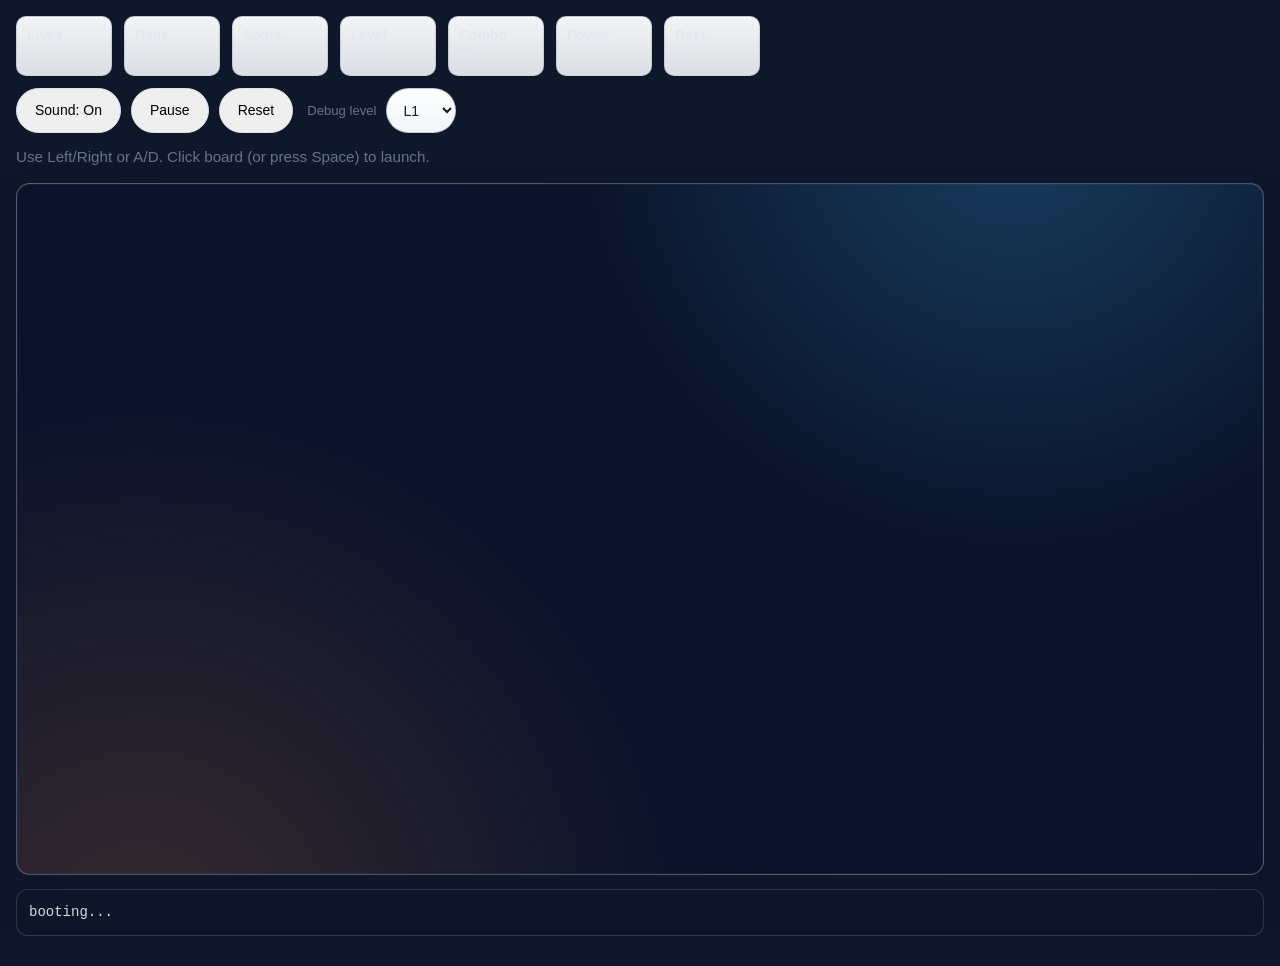
<file: tests/sketch-rig-quality-runner.html>
<!doctype html>
<html lang="en">
  <head>
    <meta charset="UTF-8" />
    <meta name="viewport" content="width=device-width, initial-scale=1" />
    <title>Sketch Rig Quality Runner</title>
    <link rel="stylesheet" href="../experiments.css" />
    <style>
      body { margin: 0; background: #0f172a; color: #e2e8f0; font: 14px/1.5 "Space Grotesk", sans-serif; }
      .wrap { padding: 16px; }
      #test-output { white-space: pre-wrap; font-family: ui-monospace, Consolas, monospace; background: rgba(15,23,42,0.82); padding: 12px; border: 1px solid rgba(148,163,184,0.25); border-radius: 12px; }
      #game-list, #game-meta { display: none; }
    </style>
  </head>
  <body>
    <div class="wrap">
      <div id="game-list"></div>
      <div id="game-meta"></div>
      <div id="game-mount"></div>
      <pre id="test-output">booting...</pre>
    </div>
    <script>
      window.ExperimentsGames = [];
      window.__qualityRunnerDone = false;
      window.__qualityRunnerError = null;
      window.requestAnimationFrame = function () { return 0; };
      window.cancelAnimationFrame = function () {};
    </script>
    <script src="../vendor/planck.min.js"></script>
    <script src="../games/brick-breaker.js"></script>
    <script src="../games/packet-defender.js"></script>
    <script src="../games/target-rush.js"></script>
    <script src="../games/cipher-memory.js"></script>
    <script src="../games/pixel-platformer-levels.js"></script>
    <script src="../games/pixel-platformer.js"></script>
    <script src="../games/neon-rift-rally.js"></script>
    <script src="../games/sketch-rig-challenge.js"></script>
    <script src="../experiments.js"></script>
    <script>
      (function () {
        const out = document.getElementById("test-output");
        const setOut = function (value) {
          out.textContent = typeof value === "string" ? value : JSON.stringify(value, null, 2);
        };
        const poll = function () {
          if (typeof window.runSketchRigQualitySuite !== "function") {
            window.setTimeout(poll, 50);
            return;
          }
          window.runSketchRigQualitySuite({ randomTrials: 18, randomSeeds: ["quality-a", "quality-b", "quality-c", "quality-d"] })
            .then(function (result) {
              setOut(result);
              window.__qualityRunnerDone = true;
              document.body.setAttribute("data-quality-ok", result && result.ok ? "true" : "false");
              console.log("SKETCH_RIG_QUALITY_RESULT " + JSON.stringify(result));
            })
            .catch(function (error) {
              const payload = { ok: false, error: String(error && error.stack || error) };
              setOut(payload);
              window.__qualityRunnerDone = true;
              window.__qualityRunnerError = payload.error;
              document.body.setAttribute("data-quality-ok", "false");
              console.error("SKETCH_RIG_QUALITY_RESULT " + JSON.stringify(payload));
            });
        };
        poll();
      })();
    </script>
  </body>
</html>
</file>
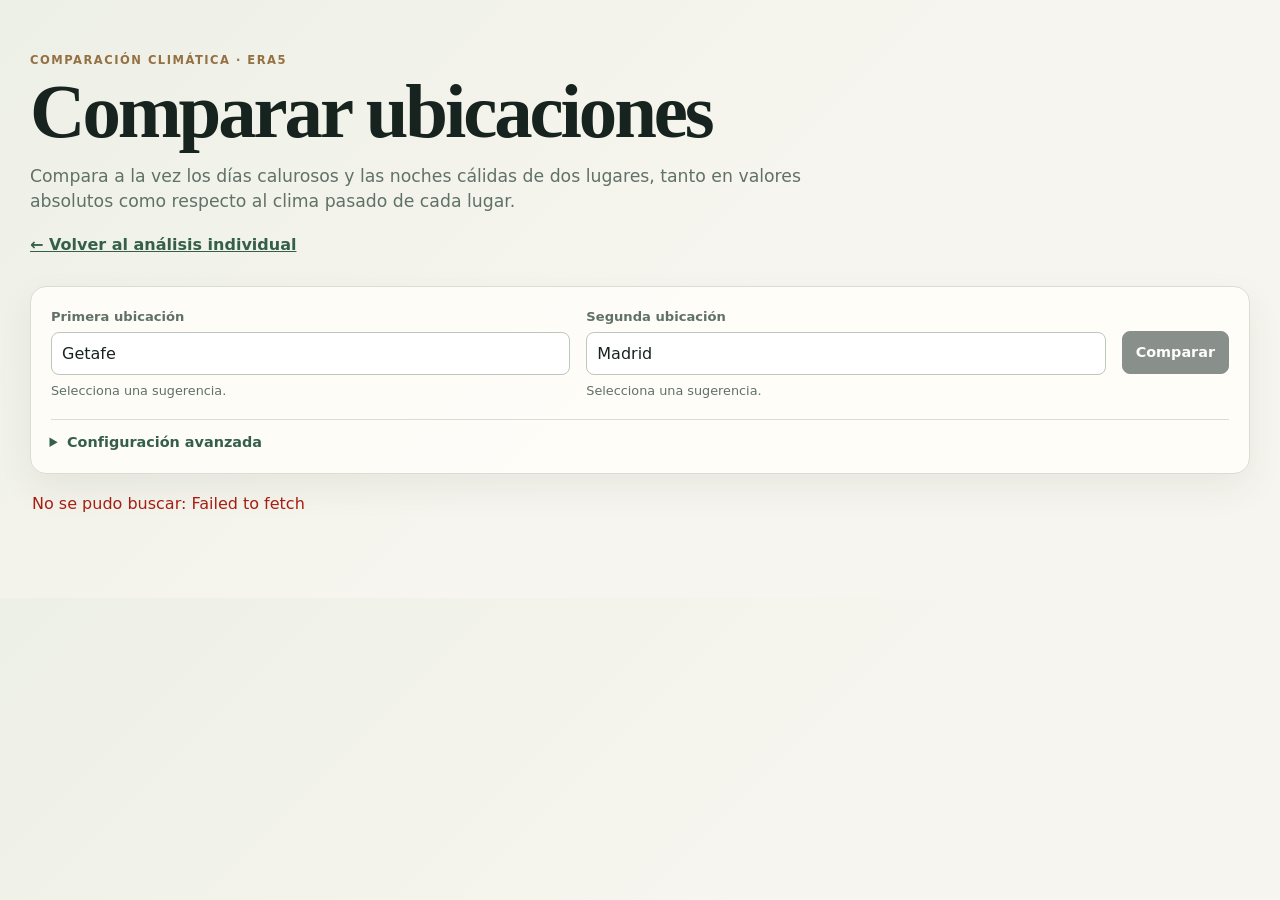
<file: weather/compare.html>
<!doctype html>
<html lang="es">
<head>
  <meta charset="utf-8">
  <meta name="viewport" content="width=device-width, initial-scale=1">
  <meta name="description" content="Compara días calurosos y noches cálidas entre dos ubicaciones y frente a su clima pasado.">
  <title>Comparar ubicaciones · Calor</title>
  <link rel="canonical" href="https://robegs.es/weather/compare.html">
  <link rel="stylesheet" href="styles.css">
</head>
<body>
  <main class="shell">
    <header>
      <p class="eyebrow">COMPARACIÓN CLIMÁTICA · ERA5</p>
      <h1>Comparar ubicaciones</h1>
      <p class="intro">Compara a la vez los días calurosos y las noches cálidas de dos lugares, tanto en valores absolutos como respecto al clima pasado de cada lugar.</p>
      <p class="page-link"><a href="index.html">← Volver al análisis individual</a></p>
    </header>

    <section class="panel compare-controls simple-compare" aria-label="Configuración de la comparación">
      <div class="compare-station">
        <label for="station-a">Primera ubicación</label>
        <input id="station-a" type="search" autocomplete="off" value="Getafe" placeholder="Ej.: Getafe" aria-controls="results-a">
        <div id="results-a" class="search-results" aria-live="polite"></div>
        <p id="chosen-a" class="hint">Escribe para buscar.</p>
      </div>
      <div class="compare-station">
        <label for="station-b">Segunda ubicación</label>
        <input id="station-b" type="search" autocomplete="off" value="Madrid" placeholder="Ej.: Madrid" aria-controls="results-b">
        <div id="results-b" class="search-results" aria-live="polite"></div>
        <p id="chosen-b" class="hint">Escribe para buscar.</p>
      </div>

      <button id="compare-button" class="primary" type="button" disabled>Comparar</button>
      <details class="advanced-config">
        <summary>Configuración avanzada</summary>
        <p id="threshold-band-help" class="advanced-help">El ajuste automático usa ambas ubicaciones y los años completos comunes para escoger una banda con superaciones observadas. La raya marca el umbral central; puedes elegir otra temperatura para desplazar la banda manualmente.</p>
        <div class="advanced-grid compare-advanced">
          <div class="field"><label for="compare-start">Desde</label><input id="compare-start" type="number" min="1940" value="1940"></div>
          <div class="field"><label for="compare-end">Hasta</label><input id="compare-end" type="number" min="1940"></div>
          <div class="field"><label for="compare-mode">Cómo comparar</label><select id="compare-mode"><option value="absolute">Recuento anual</option><option value="anomaly">Diferencia frente al pasado</option></select></div>
          <div class="field"><label for="compare-baseline">Periodo de referencia</label><select id="compare-baseline" disabled><option value="1991-2020">1991–2020</option><option value="1981-2010">1981–2010</option></select></div>
          <div class="field"><label for="compare-max-threshold">Umbral central · días (Tmax)</label><select id="compare-max-threshold" aria-describedby="threshold-band-help" disabled><option value="auto">Automático según las ubicaciones</option></select></div>
          <div class="field"><label for="compare-min-threshold">Umbral central · noches (Tmin)</label><select id="compare-min-threshold" aria-describedby="threshold-band-help" disabled><option value="auto">Automático según las ubicaciones</option></select></div>
        </div>
      </details>
    </section>

    <p id="compare-status" class="status" role="status">Selecciona las dos ubicaciones.</p>

    <section id="comparison" hidden>
      <div id="compare-summary" class="summary compare-overview"></div>
      <section class="panel chart-panel compare-area-panel">
        <p class="eyebrow">DÍAS CALUROSOS · EVOLUCIÓN ANUAL</p>
        <h2 id="compare-max-title">Días con temperatura máxima elevada</h2>
        <p id="compare-max-subtitle" class="threshold-note"></p>
        <div id="compare-max-chart" class="chart compare-area-chart"></div>
      </section>
      <section class="panel chart-panel compare-area-panel">
        <p class="eyebrow">NOCHES CÁLIDAS · EVOLUCIÓN ANUAL</p>
        <h2 id="compare-min-title">Noches con temperatura mínima elevada</h2>
        <p id="compare-min-subtitle" class="threshold-note"></p>
        <div id="compare-min-chart" class="chart compare-area-chart"></div>
      </section>
      <p id="compare-source-note" class="source-note"></p>
    </section>
  </main>
  <script src="compare.js"></script>
</body>
</html>
</file>
<file: styles.css>
:root {
  color-scheme: light;
  --ink: #0b132b;
  --muted: #3b475e;
  --soft: #7b879a;
  --accent: #c46b2b;
  --accent-dark: #1f2a44;
  --bg: #f3f0ea;
  --panel: #ffffff;
  --edge: #e2e8f0;
  --shadow: 0 30px 60px rgba(15, 23, 42, 0.14);
  --shadow-soft: 0 12px 30px rgba(15, 23, 42, 0.08);
  --radius: 20px;
  --max: 1100px;
}

* {
  box-sizing: border-box;
}

html {
  scroll-behavior: smooth;
}

body {
  margin: 0;
  font-family: "Space Grotesk", "Segoe UI", sans-serif;
  color: var(--ink);
  background: radial-gradient(circle at 0 0, rgba(255, 214, 180, 0.68), transparent 34%),
    radial-gradient(circle at 90% 14%, rgba(173, 201, 255, 0.42), transparent 27%),
    radial-gradient(circle at 20% 80%, rgba(173, 201, 255, 0.35), transparent 38%),
    var(--bg);
  min-height: 100vh;
}

h1,
h2,
h3 {
  font-family: "Fraunces", "Georgia", serif;
  margin: 0 0 16px;
}

h1 {
  font-size: clamp(2.6rem, 4vw, 4.2rem);
  letter-spacing: -0.02em;
  max-width: 12ch;
}

h2 {
  font-size: clamp(2rem, 3vw, 3rem);
}

p {
  margin: 0 0 16px;
  color: var(--muted);
  line-height: 1.6;
}

a {
  color: inherit;
  text-decoration: none;
}

a:focus-visible {
  outline: 3px solid rgba(196, 107, 43, 0.52);
  outline-offset: 4px;
}

.page {
  max-width: var(--max);
  margin: 0 auto;
  padding: 32px 24px 80px;
}

.site-header {
  display: flex;
  justify-content: space-between;
  align-items: center;
  position: sticky;
  top: 0;
  margin: 0 -12px;
  padding: 14px 12px;
  border: 1px solid rgba(226, 232, 240, 0.78);
  border-radius: 18px;
  background: rgba(255, 255, 255, 0.72);
  box-shadow: var(--shadow-soft);
  backdrop-filter: blur(12px);
  z-index: 10;
}

.brand {
  display: inline-flex;
  align-items: center;
  gap: 12px;
}

.logo {
  display: grid;
  place-items: center;
  width: 38px;
  height: 38px;
  border-radius: 12px;
  background: var(--accent-dark);
  color: #fff;
  font-weight: 700;
  font-size: 0.72rem;
  letter-spacing: 0.12em;
}

.brand-name {
  font-family: "Fraunces", "Georgia", serif;
  font-size: 1rem;
  font-weight: 600;
}

.nav {
  display: flex;
  gap: 20px;
  font-size: 0.95rem;
  color: var(--muted);
}

.menu-toggle {
  display: none;
  border: 1px solid var(--edge);
  background: var(--panel);
  border-radius: 999px;
  padding: 8px 16px;
  font-weight: 600;
}

.hero {
  display: grid;
  grid-template-columns: repeat(auto-fit, minmax(280px, 1fr));
  gap: 32px;
  align-items: center;
  min-height: 610px;
  padding: 72px 0 36px;
}

.hero-content {
  position: relative;
}

.eyebrow {
  text-transform: uppercase;
  letter-spacing: 0.2em;
  font-size: 0.75rem;
  color: var(--soft);
}

.lead {
  font-size: 1.1rem;
  max-width: 520px;
}

.hero-status {
  display: inline-flex;
  align-items: center;
  gap: 8px;
  margin: 22px 0 0;
  color: var(--muted);
  font-size: 0.92rem;
  font-weight: 500;
}

.hero-status span {
  width: 9px;
  height: 9px;
  border-radius: 50%;
  background: #55a978;
  box-shadow: 0 0 0 5px rgba(85, 169, 120, 0.14);
}

.hero-actions {
  display: flex;
  gap: 16px;
  flex-wrap: wrap;
  margin: 24px 0 32px;
}

.btn {
  display: inline-flex;
  align-items: center;
  justify-content: center;
  padding: 12px 22px;
  border-radius: 999px;
  border: 1px solid var(--edge);
  font-weight: 600;
  transition: transform 0.2s ease, box-shadow 0.2s ease;
}

.btn.primary {
  background: var(--accent);
  color: #fff;
  border-color: transparent;
  box-shadow: var(--shadow);
}

.btn.ghost {
  background: transparent;
}

.btn:hover {
  transform: translateY(-2px);
}

.hero-metrics {
  display: flex;
  gap: 0;
  flex-wrap: wrap;
  width: fit-content;
  max-width: 100%;
  border: 1px solid var(--edge);
  border-radius: 16px;
  overflow: hidden;
  background: rgba(255, 255, 255, 0.72);
  box-shadow: var(--shadow-soft);
}

.metric-item {
  min-width: 118px;
  padding: 14px 18px;
  border-right: 1px solid var(--edge);
}

.metric-item:last-child {
  border-right: 0;
}

.metric {
  font-size: 1.8rem;
  font-weight: 700;
  color: var(--ink);
  display: block;
}

.metric-label {
  font-size: 0.85rem;
  color: var(--soft);
}

.hero-card {
  background: var(--panel);
  border-radius: var(--radius);
  box-shadow: var(--shadow);
  padding: 14px;
  display: grid;
  gap: 16px;
}

.portrait {
  border-radius: 16px;
  overflow: hidden;
  aspect-ratio: 3 / 4;
}

.portrait img {
  width: 100%;
  height: 100%;
  object-fit: cover;
}

.hero-card-body ul {
  margin: 8px 0 16px;
  padding-left: 18px;
  color: var(--muted);
}

.label {
  text-transform: uppercase;
  letter-spacing: 0.18em;
  font-size: 0.7rem;
  color: var(--soft);
  margin-bottom: 8px;
}

.section-kicker {
  margin-bottom: 10px;
  color: var(--accent);
  font-size: 0.72rem;
  font-weight: 700;
  letter-spacing: 0.16em;
  line-height: 1.2;
  text-transform: uppercase;
}

section {
  margin-top: 96px;
  scroll-margin-top: 110px;
}

.split {
  display: grid;
  grid-template-columns: repeat(auto-fit, minmax(280px, 1fr));
  gap: 32px;
  align-items: start;
}

.panel {
  background: var(--panel);
  border-radius: var(--radius);
  box-shadow: var(--shadow);
  padding: 28px;
  border: 1px solid rgba(226, 232, 240, 0.8);
}

.profile-grid {
  display: grid;
  grid-template-columns: repeat(auto-fit, minmax(140px, 1fr));
  gap: 16px;
}

.profile-grid > div {
  padding-top: 14px;
  border-top: 1px solid var(--edge);
}

.chips {
  display: flex;
  flex-wrap: wrap;
  gap: 12px;
}

.chips span {
  padding: 8px 14px;
  border-radius: 999px;
  border: 1px solid var(--edge);
  background: #fff;
  font-size: 0.85rem;
}

.accent {
  background: linear-gradient(125deg, rgba(255, 255, 255, 0.7), rgba(255, 214, 180, 0.38) 48%, rgba(173, 201, 255, 0.28));
  border: 1px solid rgba(255, 255, 255, 0.8);
  border-radius: var(--radius);
  padding: 48px;
}

.section-header {
  max-width: 600px;
  margin-bottom: 32px;
}

.cards {
  display: grid;
  grid-template-columns: repeat(auto-fit, minmax(220px, 1fr));
  gap: 20px;
}

.card {
  background: var(--panel);
  border-radius: 18px;
  padding: 20px;
  border: 1px solid rgba(226, 232, 240, 0.6);
  box-shadow: 0 1px 0 rgba(15, 23, 42, 0.02);
  transition: transform 0.2s ease, box-shadow 0.2s ease, border-color 0.2s ease;
}

.card:hover {
  transform: translateY(-4px);
  border-color: rgba(196, 107, 43, 0.28);
  box-shadow: var(--shadow-soft);
}

.research-card {
  position: relative;
  padding-top: 54px;
}

.card-index {
  position: absolute;
  top: 18px;
  left: 20px;
  color: var(--accent);
  font-size: 0.74rem;
  font-weight: 700;
  letter-spacing: 0.16em;
}

.project-card {
  display: flex;
  flex-direction: column;
}

.project-card .card-link {
  margin-top: auto;
  padding-top: 18px;
}

.project-logo {
  display: block;
  width: auto;
  max-width: 100%;
  height: 44px;
  margin-bottom: 12px;
  object-fit: contain;
  object-position: left center;
}

.hero-card-body {
  padding: 4px 8px 8px;
}

.nav a {
  position: relative;
  padding: 6px 0;
}

.nav a::after {
  position: absolute;
  right: 0;
  bottom: 0;
  left: 0;
  height: 2px;
  background: var(--accent);
  content: "";
  transform: scaleX(0);
  transform-origin: right;
  transition: transform 0.2s ease;
}

.nav a:hover::after,
.nav a:focus-visible::after {
  transform: scaleX(1);
  transform-origin: left;
}

.nav a.active {
  color: var(--ink);
  font-weight: 600;
}

.nav a.active::after {
  transform: scaleX(1);
  transform-origin: left;
}

.project-logo-panel {
  display: flex;
  align-items: center;
  height: 88px;
  margin-bottom: 12px;
  padding: 10px 14px;
  border-radius: 12px;
  background: var(--accent-dark);
}

.project-logo-light {
  height: 68px;
  margin: 0;
}

.card-meta {
  font-size: 0.85rem;
  color: var(--soft);
}

.card-link {
  display: inline-flex;
  margin-top: 12px;
  font-weight: 600;
  color: var(--accent-dark);
}

.card-link:hover {
  text-decoration: underline;
}

.publications {
  display: grid;
  grid-template-columns: repeat(auto-fit, minmax(260px, 1fr));
  gap: 18px;
}

.pub {
  position: relative;
  min-height: 240px;
  border-radius: 18px;
  border: 1px solid var(--edge);
  background: linear-gradient(160deg, rgba(255, 255, 255, 0.96), rgba(247, 243, 237, 0.98));
  box-shadow: 0 14px 34px rgba(15, 23, 42, 0.08);
  overflow: hidden;
  transition: transform 0.2s ease, box-shadow 0.2s ease, border-color 0.2s ease;
}

.pub:hover,
.pub:focus-within {
  transform: translateY(-4px);
  box-shadow: 0 22px 40px rgba(15, 23, 42, 0.14);
  border-color: rgba(196, 107, 43, 0.28);
}

.pub-shell {
  position: relative;
  min-height: 240px;
}

.pub-front,
.pub-hover {
  position: absolute;
  inset: 0;
  padding: 18px;
  display: flex;
  flex-direction: column;
}

.pub-front {
  justify-content: flex-start;
  gap: 10px;
  transition: opacity 0.2s ease, transform 0.2s ease;
}

.pub-hover {
  justify-content: space-between;
  gap: 0;
  background:
    linear-gradient(160deg, rgba(11, 19, 43, 0.94), rgba(31, 42, 68, 0.94)),
    radial-gradient(circle at top right, rgba(196, 107, 43, 0.35), transparent 38%);
  color: #eef2ff;
  opacity: 0;
  transform: translateY(10px);
  pointer-events: none;
  transition: opacity 0.2s ease, transform 0.2s ease;
}

.pub:hover .pub-front,
.pub:focus-within .pub-front {
  opacity: 0.06;
  transform: translateY(-6px);
}

.pub:hover .pub-hover,
.pub:focus-within .pub-hover {
  opacity: 1;
  transform: translateY(0);
  pointer-events: auto;
}

.pub-kicker {
  margin: 0;
  text-transform: uppercase;
  letter-spacing: 0.16em;
  font-size: 0.68rem;
  color: var(--accent);
}

.pub-title {
  margin: 0;
  font-weight: 600;
  font-size: 1.02rem;
  color: var(--ink);
}

.pub-meta {
  margin: 0;
  font-size: 0.9rem;
  color: var(--soft);
}

.pub-stats {
  margin-top: auto;
  display: flex;
  flex-wrap: wrap;
  gap: 8px;
}

.pub-stat {
  display: inline-flex;
  align-items: center;
  padding: 6px 10px;
  border-radius: 999px;
  background: rgba(11, 19, 43, 0.06);
  color: var(--accent-dark);
  font-size: 0.78rem;
  font-weight: 600;
}

.pub-summary {
  margin: 0;
  color: rgba(238, 242, 255, 0.92);
}

.pub-highlights {
  margin: 0;
  padding-left: 18px;
  display: grid;
  gap: 6px;
  color: rgba(238, 242, 255, 0.86);
}

.pub-hover-body {
  flex: 1 1 auto;
  display: grid;
  gap: 14px;
  padding-right: 6px;
  overflow-y: auto;
  scrollbar-width: thin;
  scrollbar-color: rgba(255, 255, 255, 0.35) transparent;
}

.pub-hover-body::-webkit-scrollbar {
  width: 8px;
}

.pub-hover-body::-webkit-scrollbar-track {
  background: transparent;
}

.pub-hover-body::-webkit-scrollbar-thumb {
  background: rgba(255, 255, 255, 0.25);
  border-radius: 999px;
}

.pub-hover-actions {
  margin-top: 14px;
  padding-top: 14px;
  border-top: 1px solid rgba(255, 255, 255, 0.12);
}

.pub-link {
  align-self: flex-start;
  display: inline-flex;
  padding: 10px 14px;
  border-radius: 999px;
  background: rgba(255, 255, 255, 0.12);
  color: #fff;
  border: 1px solid rgba(255, 255, 255, 0.18);
  font-weight: 600;
}

.pub-link:hover {
  background: rgba(255, 255, 255, 0.18);
}

.section-actions {
  margin-top: 24px;
}

.note {
  color: var(--soft);
  font-size: 0.9rem;
}

.contact-grid {
  display: grid;
  grid-template-columns: repeat(auto-fit, minmax(200px, 1fr));
  gap: 20px;
}

.contact-item {
  min-height: 132px;
  padding: 20px;
  border: 1px solid rgba(226, 232, 240, 0.82);
  border-radius: 16px;
  background: rgba(255, 255, 255, 0.76);
  box-shadow: 0 1px 0 rgba(15, 23, 42, 0.03);
}

.contact-item a {
  color: var(--accent-dark);
  font-weight: 600;
}

.contact-item a:hover {
  color: var(--accent);
}

.site-footer {
  display: flex;
  align-items: flex-start;
  justify-content: space-between;
  gap: 24px;
  margin-top: 96px;
  border-top: 1px solid var(--edge);
  padding-top: 24px;
  color: var(--soft);
  font-size: 0.9rem;
}

.back-to-top {
  flex: 0 0 auto;
  color: var(--accent-dark);
  font-size: 0.85rem;
  font-weight: 700;
}

.back-to-top:hover {
  color: var(--accent);
}

.disclaimer {
  font-size: 0.8rem;
  color: var(--soft);
}

.email-image {
  height: 40px;
  width: auto;
  display: block;
}

.reveal {
  opacity: 0;
  transform: translateY(20px);
  transition: opacity 0.6s ease, transform 0.6s ease;
}

.reveal.visible {
  opacity: 1;
  transform: translateY(0);
}

@media (max-width: 900px) {
  .site-header {
    position: static;
    flex-wrap: wrap;
    gap: 12px;
  }

  .nav {
    width: 100%;
    justify-content: space-between;
    flex-wrap: wrap;
  }
}

@media (max-width: 720px) {
  .page {
    padding: 20px 16px 64px;
  }

  .site-header {
    margin: 0;
  }

  .brand-name {
    font-size: 0.9rem;
  }

  .nav {
    display: none;
    flex-direction: column;
    gap: 12px;
  }

  .nav.open {
    display: flex;
  }

  .menu-toggle {
    display: inline-flex;
  }

  .accent {
    padding: 32px 24px;
  }

  .hero {
    min-height: 0;
    padding: 48px 0 20px;
  }

  .metric-item {
    min-width: 96px;
    padding: 12px 14px;
  }

  .site-footer {
    flex-direction: column;
  }

  section {
    margin-top: 72px;
  }

  .pub {
    min-height: 0;
  }

  .pub-shell {
    min-height: 0;
  }

  .pub-front,
  .pub-hover {
    position: static;
  }

  .pub-front {
    gap: 8px;
  }

  .pub-hover {
    opacity: 1;
    transform: none;
    pointer-events: auto;
    margin-top: 14px;
    border-radius: 14px;
  }
}
</file>
<file: lorca/style.css>
:root{font-family:'Trebuchet MS',system-ui,sans-serif;color:#334e50;background:#f7f3e8;--green:#385e59;--rust:#ad7257;--line:#dedccc}*{box-sizing:border-box}body{margin:0}button,select{font:inherit}button,a,summary{touch-action:manipulation;-webkit-tap-highlight-color:transparent}button{cursor:pointer;min-height:46px}button:focus-visible,a:focus-visible,summary:focus-visible{outline:3px solid #c58a55;outline-offset:4px}a{color:inherit}button:disabled{cursor:default}[hidden]{display:none!important}header{max-width:1320px;margin:auto;display:flex;justify-content:space-between;align-items:center;gap:15px;padding:23px 32px;border-bottom:1px solid var(--line);font-size:11px}header a{text-decoration:none;min-height:44px;display:flex;align-items:center}.brand{font-weight:bold;letter-spacing:2px;gap:9px}.brand svg{width:30px;height:32px}header>span{font-size:9px;letter-spacing:1.5px;color:#7d897a}main{max-width:1200px;margin:auto;padding:0 30px}.hero{display:grid;grid-template-columns:1.35fr 1fr;gap:20px;align-items:center;padding:38px 0 30px}.eyebrow{font-size:10px;letter-spacing:1.7px;font-weight:bold;color:#7b8b76;margin:0 0 14px}h1{font-family:Georgia,serif;font-size:clamp(40px,4.7vw,64px);font-weight:normal;line-height:1.1;letter-spacing:-1.7px;margin:0 0 23px}h1 em{color:#a87658;font-style:italic}.hero p:not(.eyebrow){font-size:15px;color:#6f7c70;line-height:1.8;margin:0 0 26px}.primary{display:inline-flex;align-items:center;justify-content:center;gap:20px;min-height:48px;border:0;background:var(--green);color:#fff9e9;border-radius:9px;padding:13px 19px;font-size:13px;font-weight:bold;text-decoration:none}.primary:hover{background:#284c49}.secondary{background:#fbf8ed;border:1px solid #cfd6c5;border-radius:9px;color:#5f7660;padding:10px 17px;font-size:12px}.age{font-size:10px;color:#7a8874;margin-left:13px;display:inline-block}.hero-art{position:relative;height:380px;margin:0;display:flex;justify-content:center;align-items:end}.arch{position:absolute;inset:5px 35px 15px;background:#e3e6d5;border-radius:180px 180px 10px 10px}.portrait{position:relative;width:300px;height:355px;z-index:1}.hero-moon{position:absolute;right:7px;top:7px;width:70px;height:70px}.hero-flower{position:absolute;left:7px;bottom:22px;width:70px;height:95px;z-index:2;transform:rotate(-15deg)}.name-tag{position:absolute;z-index:2;bottom:32px;right:-5px;background:#fffae9;border:1px solid #e1d3b6;padding:13px 20px;border-radius:5px;transform:rotate(5deg);font-family:Georgia,serif;font-size:16px;box-shadow:0 6px 14px #48502c10}.name-tag small{display:block;text-align:center;font:10px 'Trebuchet MS',sans-serif;letter-spacing:2px;margin-top:7px}.hero-art figcaption{position:absolute;bottom:-5px;font-size:8px;color:#7c8776}.identity{display:flex;border-top:1px solid var(--line);border-bottom:1px solid var(--line);padding:20px 0;gap:20px;justify-content:space-around;margin:20px 0 32px}.identity span{font-size:11px;color:#798773}.identity b{font-size:9px;letter-spacing:1px;display:block;color:#5e7763;margin-bottom:8px}.tabs{display:grid;grid-template-columns:repeat(4,1fr);gap:10px;margin:0 0 32px;scroll-margin-top:15px}.tabs button{background:#edeedf;border:1px solid #d7ddcc;color:#849078;border-radius:11px;padding:14px;font-size:11px;display:flex;gap:14px;align-items:center}.tabs button span{font-size:14px;font-weight:bold;color:#526b58}.tabs button[aria-pressed=true]{background:#3e6259;border-color:#3e6259;color:#c4d2b4}.tabs button[aria-pressed=true] span{color:white}h2{font-family:Georgia,serif;font-weight:normal;font-size:33px;letter-spacing:-.7px;margin:0 0 15px}h3{font-family:Georgia,serif;font-size:27px;font-weight:normal;margin:10px 0 15px}.section-heading{display:flex;align-items:end;justify-content:space-between;gap:25px;margin-bottom:18px}.section-heading h2{margin:0}.tiny{font-size:11px;color:#768770;line-height:1.5}.timeline{display:grid;grid-template-columns:repeat(6,1fr);gap:9px;margin:25px 0 18px}.timeline button{background:#fdf9ed;border:1px solid #dddcc9;border-radius:10px;padding:13px 9px;color:#7a8870;font-size:12px;min-height:73px}.timeline button strong{display:block;font-size:20px;color:#5f755b;margin-bottom:6px}.timeline button[aria-pressed=true]{background:#e7dfca;border-color:#c5b38b}.story-card{display:grid;grid-template-columns:260px 1fr;border:1px solid #dedcc8;border-radius:19px;overflow:hidden;background:#fdfbf3;min-height:300px}.story-picture{background:#e6ead8;display:flex;align-items:center;justify-content:center;flex-direction:column;gap:5px;padding:25px}.story-picture>svg{width:125px;height:145px}.story-picture>span{font-family:Georgia,serif;font-size:42px;color:#849779}.story-copy{padding:33px}.story-copy p{font-size:14px;line-height:1.8;color:#63745f;margin:0 0 16px}.story-copy .eyebrow{color:#9b8460;font-size:9px}.story-copy .think{font-size:12px;background:#f2efdf;border-radius:9px;padding:12px 14px;color:#85754e}.map-heading{margin-top:38px}.travel{display:grid;grid-template-columns:1.45fr 1fr;gap:24px}.map-wrap svg{width:100%;display:block;border-radius:20px}.map-wrap>p{font-size:9px;color:#7c8b78;text-align:center}.travel-info{background:#eeeddf;border-radius:18px;padding:23px}.place-buttons{display:flex;gap:7px;flex-wrap:wrap;margin-bottom:22px}.place-buttons button{min-height:44px;padding:9px 12px;font-size:11px;background:#faf7e9;border:1px solid #d4d8c1;border-radius:20px;color:#6f7e61}.place-buttons button[aria-pressed=true]{background:#7e8f69;color:white;border-color:#7e8f69}.travel-info h3{font-size:26px}.travel-info p{font-size:13px;line-height:1.8;color:#65745c}.source{font-size:10px;line-height:1.8;color:#7f8b78;margin:23px 0}.source a{display:inline-block;min-height:44px;padding-top:12px}.intro-text{max-width:730px;font-size:15px;line-height:1.8;color:#6e7d6a}.arts-tabs{display:flex;gap:13px;margin:25px 0}.arts-tabs button{flex:1;display:flex;align-items:center;justify-content:center;gap:16px;background:#edeedf;border:1px solid #d7dccb;border-radius:13px;min-height:85px;color:#647963;font-size:17px}.arts-tabs svg{width:60px;height:55px}.arts-tabs button[aria-pressed=true]{background:#e7dfca;border-color:#b7aa80}.art-panel{background:#fffcf2;border:1px solid #dfddc9;padding:28px;border-radius:18px}.poem-card{display:flex;justify-content:space-between;gap:25px;align-items:center}.poem-card blockquote{font-family:Georgia,serif;font-size:34px;line-height:1.55;font-style:italic;color:#946c4d;margin:20px 0}.poem-card>svg{width:170px;height:160px;flex-shrink:0;transform:rotate(-12deg)}.poem-card p{font-size:12px;line-height:1.7;color:#7e866e}.poem-card .poem-source{font-size:10px;max-width:500px}.mini-game{border-top:1px solid #e3e0ca;padding-top:10px;margin-top:18px}.mini-game p{font-size:14px;line-height:1.7}.choices{display:flex;gap:12px;flex-wrap:wrap;margin:18px 0}.choices button{border:1px solid #d3d9c5;background:#f3f5e9;border-radius:10px;padding:13px 18px;color:#5b755d;font-size:14px;min-height:50px}.choices button.correct{background:#dceccd;border-color:#86a56a}.choices button.wrong{background:#fae8dc;border-color:#d3aa8c}.feedback{min-height:28px;font-size:14px;line-height:1.7;color:#6d7e56}.theatre-panel{display:grid;grid-template-columns:200px 1fr;gap:25px;align-items:center}.theatre-panel>svg{width:100%;height:200px}.theatre-panel p,.music-panel p{font-size:14px;line-height:1.8;color:#66765f}#stageActivity{padding:16px;margin-top:20px;border-left:3px solid #bb8870;background:#f5ecda}#stageActivity h4{margin:0 0 10px}#stageActivity small,.music-panel small{font-size:11px;color:#7b7d68}.piano{display:flex;gap:6px;background:#355257;border-radius:12px;padding:15px;margin:20px 0;max-width:600px}.piano button{flex:1;min-height:130px;background:#fff9e7;border:0;border-radius:5px;color:#79826c;font-size:17px;display:flex;align-items:end;justify-content:center;padding:20px 4px;box-shadow:0 5px 0 #d9ccae}.piano button.playing{background:#e9c787;transform:translateY(3px);box-shadow:0 2px 0 #b1976a}.book-heading{margin-top:30px}.book-heading p{font-size:13px;color:#7a886f}.books{display:grid;grid-template-columns:repeat(3,1fr);gap:16px}.book{padding:22px;background:#e4ead7;border:1px solid #d0d7bf;border-radius:5px 15px 15px 5px;border-left:8px solid #92a57f;text-align:left;color:#556c4f;min-height:185px;display:flex;flex-direction:column;align-items:start;gap:14px}.book:nth-child(2){background:#e3eceb;border-left-color:#7b9d9c;color:#4e7476}.book:nth-child(3){background:#f1e0cd;border-left-color:#b18967;color:#8c6b4f}.book strong{font-family:Georgia,serif;font-size:24px;font-weight:normal}.book small{font-size:9px;letter-spacing:1px}.book .book-description{font-size:13px;line-height:1.7}.book .book-action{font-size:11px;margin-top:auto}.workshop{display:grid;grid-template-columns:1.1fr 1fr;gap:24px;margin:26px 0}#wordChoices{padding:24px;border:1px solid #dedcca;border-radius:18px;background:#fffcf1}.word-group{border:0;padding:0;margin:0 0 20px}.word-group:last-child{margin:0}.word-group legend{font-size:13px;font-weight:bold;margin-bottom:12px;color:#6f7e60}.word-options{display:flex;gap:8px;flex-wrap:wrap}.word-options button{border-radius:20px;border:1px solid #d3d8bf;background:#f1f1e2;color:#6c7b5e;padding:10px 17px;font-size:13px}.word-options button[aria-pressed=true]{background:#778a60;border-color:#778a60;color:white}.your-poem{position:relative;background:#f1e6cf;border:1px solid #e4d6b4;border-radius:18px;padding:30px;display:flex;flex-direction:column;align-items:start}.your-poem>svg{width:50px;height:50px;align-self:end}.your-poem .eyebrow{color:#9c815b}#myPoem{font-family:Georgia,serif;font-size:29px;line-height:1.6;white-space:pre-line;color:#886d4b;margin:10px 0 20px}.your-poem small{font-size:11px;line-height:1.7;color:#8f7d5c}.your-poem button{margin-top:20px}.your-poem #saveStatus{font-size:12px;line-height:1.7;margin-bottom:0}.rhyme-card{border:1px solid #d9dfcc;background:#eef0e3;border-radius:18px;padding:25px}.rhyme-card>p:not(.eyebrow){font-size:14px;line-height:1.7}.rhyme-card h3 span{color:#a57b51}.quiz-wrap{display:grid;grid-template-columns:1fr 1.4fr;gap:35px;padding:15px 0}.quiz-wrap>div>p:not(.eyebrow){font-size:15px;line-height:1.8;color:#76876c}.quiz-art{width:150px;height:130px;margin:16px 0}.quiz-card{background:#fffaf0;border:1px solid #dedbc7;border-radius:20px;padding:30px;min-height:340px}.quiz-card .choices{flex-direction:column}.quiz-card .choices button{text-align:left}.quiz-dots{display:flex;gap:9px}.quiz-dots span{width:27px;height:27px;border:1px solid #cbd7ba;border-radius:50%;background:#e8eddd;color:#728366;font-size:12px;display:grid;place-items:center}.quiz-dots span.done{background:#799466;color:white}.closing{display:flex;align-items:center;justify-content:center;gap:24px;border-top:1px solid var(--line);margin-top:35px;padding:25px 0}.closing svg{width:50px;height:65px;flex-shrink:0}.closing p{font-size:13px;line-height:1.8;color:#7a886f}.closing strong{color:#536e53}.grownups{border:1px solid #dedfcb;border-radius:12px;padding:0 20px;margin-bottom:25px;color:#7c866e;font-size:12px}.grownups summary{padding:17px 0;min-height:50px;cursor:pointer}.grownups p{line-height:1.8}footer{max-width:1140px;margin:auto;padding:22px 0;border-top:1px solid var(--line);display:flex;justify-content:space-between;gap:18px;color:#849079;font-size:10px}footer a{display:flex;align-items:center;min-height:44px}footer>span{align-self:center}@media(max-width:1050px){h1{font-size:47px}.hero-art{height:340px}.portrait{width:260px;height:315px}.name-tag{right:-8px;padding:11px;font-size:13px}.age{display:block;margin:12px 0 0}.travel{grid-template-columns:1.15fr 1fr}.story-card{grid-template-columns:200px 1fr}.story-copy{padding:25px}.timeline button{font-size:10px}.tabs button{gap:8px;padding:12px}.tabs button span{font-size:13px}.book{padding:18px}.book strong{font-size:22px}}@media(max-width:700px){header{padding:15px 18px}header>span{display:none}.brand{font-size:10px;letter-spacing:1.3px}main{padding:0 18px}.hero{grid-template-columns:1fr;padding:30px 0 20px}.hero h1{font-size:44px}.hero p:not(.eyebrow){font-size:14px}.hero .eyebrow{font-size:8px}.hero-art{width:300px;max-width:100%;margin:0 auto;height:330px}.portrait{height:305px;width:250px}.arch{inset:0 30px 12px}.hero-moon{width:60px;height:60px}.hero-flower{width:55px;height:75px}.identity{gap:13px;padding:17px 0;margin-top:15px}.identity span{flex:1;font-size:9px;line-height:1.5}.identity b{font-size:8px;letter-spacing:.4px;line-height:1.5}.tabs{gap:6px;margin-bottom:26px}.tabs button{flex-direction:column;gap:5px;padding:10px 4px;min-height:65px;font-size:9px}.tabs button span{font-size:11px}.section-heading{display:block}.tiny{display:block;margin-top:12px}h2{font-size:28px}.timeline{grid-template-columns:repeat(3,1fr);gap:7px;margin-top:20px}.timeline button{font-size:10px;min-height:65px}.timeline button strong{font-size:20px}.story-card{grid-template-columns:1fr}.story-picture{flex-direction:row;gap:20px;padding:18px}.story-picture>svg{width:65px;height:80px}.story-picture>span{font-size:38px}.story-copy{padding:23px}.story-copy h3{font-size:27px}.story-copy p{font-size:14px}.travel{grid-template-columns:1fr;gap:12px}.map-heading{margin-top:30px}.travel-info{padding:20px}.travel-info h3{font-size:25px}.place-buttons{gap:6px;margin-bottom:18px}.place-buttons button{font-size:11px;padding:9px 10px}.intro-text{font-size:14px}.arts-tabs{gap:8px}.arts-tabs button{flex-direction:column;gap:5px;font-size:14px;padding:12px}.arts-tabs svg{width:45px;height:40px}.art-panel{padding:21px}.poem-card{gap:10px}.poem-card blockquote{font-size:24px}.poem-card>svg{width:65px;height:80px}.poem-card .eyebrow{font-size:8px}.choices{gap:8px}.choices button{font-size:13px;padding:12px}.theatre-panel{grid-template-columns:1fr;gap:5px}.theatre-panel>svg{height:130px}.piano{padding:10px;gap:5px}.piano button{min-height:110px;font-size:14px}.books{grid-template-columns:1fr;gap:12px}.book{min-height:140px}.book strong{font-size:24px}.workshop{grid-template-columns:1fr;gap:17px}.your-poem{padding:25px}#myPoem{font-size:30px}.word-options button{font-size:12px;padding:10px 14px}.quiz-wrap{grid-template-columns:1fr;gap:16px}.quiz-art{display:none}.quiz-card{padding:24px}.quiz-dots{margin-top:15px}.quiz-wrap>div>p:not(.eyebrow){font-size:14px}.closing{gap:17px}.closing p{font-size:12px}footer{margin:0 18px;flex-wrap:wrap;font-size:9px;padding:20px 0;gap:12px}footer>span{width:100%}}@media(prefers-reduced-motion:reduce){*{scroll-behavior:auto!important;transition:none!important}}

/* Biografía, poemas y contexto cultural. */
.discovery{margin:32px 0;padding:28px;border:1px solid #d7d9c9;border-radius:18px;background:#fffcf5;line-height:1.75}.discovery h3,.andalusia-story h3{font-size:28px;line-height:1.3;margin:8px 0 22px}.discovery h4{font-size:22px;line-height:1.3;margin:12px 0}.discovery a,.andalusia-story a{color:#315e50;text-decoration:underline;text-underline-offset:3px}.life-photo{display:grid;grid-template-columns:200px 1fr;gap:28px;align-items:center}.life-photo figure{margin:0}.life-photo img{width:100%;height:auto;border-radius:12px}.life-photo figcaption{font-size:11px;line-height:1.6;margin-top:8px}.life-photo .secondary{display:inline-flex;align-items:center;min-height:44px}.poem-discoveries,.curiosity-grid{display:grid;grid-template-columns:1fr 1fr;gap:24px}.poem-discoveries>div,.curiosity-grid>div{background:#edf1e6;padding:22px;border-radius:14px}.poem-discoveries svg,.curiosity-grid svg{width:72px;height:72px}.poem-discoveries .animal,.curiosity-grid span{display:block;font-size:48px;line-height:72px}.poem-discoveries a{display:inline-flex;align-items:center;min-height:44px}.andalusia-story{text-align:left;border-top:1px solid #c7d5bb;margin-top:28px;padding-top:28px;line-height:1.75}.andalusia-story a{display:inline-block;padding:12px 0}.andalusia-story .eyebrow{font-size:12px}
@media(max-width:700px){.discovery{padding:20px}.life-photo,.poem-discoveries,.curiosity-grid{grid-template-columns:1fr}.life-photo figure{max-width:200px}.discovery h3,.andalusia-story h3{font-size:25px}}
</file>
<file: multiplicar/style.css>
:root{font-family:'Trebuchet MS',ui-rounded,system-ui,sans-serif;color:#39413f;background:#faf8f0;--ink:#39413f;--green:#426c52;--purple:#78609e;--line:#e3e3d8}*{box-sizing:border-box}body{margin:0}button,input,select,a,summary{touch-action:manipulation}button,input,select{font:inherit}button,summary{cursor:pointer}button{min-height:46px}button:focus-visible,a:focus-visible,select:focus-visible,summary:focus-visible{outline:3px solid #9775bd;outline-offset:4px}button:disabled{cursor:default}a{color:inherit;text-decoration:none}svg{display:inline-block}[hidden]{display:none!important}header{max-width:1320px;margin:auto;padding:24px 32px;display:flex;justify-content:space-between;gap:15px;align-items:center;border-bottom:1px solid var(--line)}.brand{display:flex;align-items:center;gap:10px;font-size:12px;letter-spacing:1.6px;font-weight:bold}.brand svg{width:30px;height:38px}.collection-button{display:flex;align-items:center;gap:9px;background:#fff2ce;border:1px solid #eed79c;border-radius:25px;padding:5px 17px;color:#725c33;font-size:13px}.collection-button svg{width:26px;height:30px}main{max-width:1260px;margin:auto;padding:0 32px}.hero{display:grid;grid-template-columns:1.2fr 1fr;align-items:center;gap:25px;padding:44px 0 35px}.eyebrow{font-size:10px;letter-spacing:1.6px;font-weight:800;color:#7a8775;margin:0 0 13px}h1{font-size:clamp(36px,4.5vw,58px);letter-spacing:-2px;line-height:1.13;margin:0 0 21px}h1 em{font-style:normal;color:#7c6899}h2{font-size:25px;letter-spacing:-.7px;margin:0 0 12px}h3{font-size:21px;line-height:1.3}.hero p:not(.eyebrow){font-size:16px;line-height:1.75;color:#7a8074;margin:0 0 24px}.primary{display:inline-flex;justify-content:center;align-items:center;gap:15px;background:#426c52;color:white;border:0;border-radius:12px;padding:13px 21px;font-size:14px;font-weight:bold;min-height:48px}.primary:hover{background:#315940}.hero-start{background:#dceba4;color:#3e583e}.hero-start:hover{background:#ccdf8e}.gentle{display:inline-block;margin:0 0 0 14px;font-size:11px;color:#818879}.hero-art{height:300px;position:relative;display:flex;align-items:center;justify-content:center}.art-orbit{position:absolute;inset:15px 30px;border-radius:50%;background:#eef0df;border:1px dashed #d0d9c0;transform:rotate(-15deg)}.mascot{width:310px;height:260px;z-index:1;position:relative}.floating{position:absolute;z-index:2;background:#fffdf7;box-shadow:0 5px 15px #645b4010;border:1px solid #e8e4d6;padding:13px 19px;border-radius:12px;font-size:20px;font-weight:bold}.equation-one{top:6px;left:4px;transform:rotate(-9deg);color:#85749e}.equation-one b{color:#6c8a59}.equation-two{right:0;bottom:29px;font-size:14px;transform:rotate(7deg);color:#7b8c66}.hero-flower{position:absolute;width:66px;height:85px;left:12px;bottom:15px;z-index:2}.hero-star{position:absolute;width:42px;height:42px;right:5px;top:20px;transform:rotate(15deg)}.section-heading{display:flex;justify-content:space-between;align-items:end;gap:20px;margin-bottom:18px}.section-heading h2{margin:0}.section-heading>p{font-size:12px;color:#889080;margin:0 0 4px}.game-menu{display:grid;grid-template-columns:repeat(4,1fr);gap:13px}.game-menu button{display:flex;text-align:left;position:relative;flex-direction:column;gap:12px;align-items:start;border:2px solid transparent;border-radius:18px;padding:20px;background:#edf0dd;color:#454f3e;transition:transform .15s,border-color .15s;min-height:210px}.game-menu button:nth-child(2){background:#eeebf5}.game-menu button:nth-child(3){background:#e5f0ea}.game-menu button:nth-child(4){background:#f8e9e7}.game-menu button[aria-pressed=true]{border-color:#80966a;box-shadow:0 4px 0 #d5dec7}.game-menu button:hover{transform:translateY(-3px)}.game-menu svg{width:76px;height:64px}.game-menu button>span{display:flex;flex-direction:column;gap:7px}.game-menu small{font-size:9px;letter-spacing:1.4px;color:#7c8479}.game-menu strong{font-size:18px;letter-spacing:-.3px}.game-menu button>span>span{font-size:11px;color:#7b8377;line-height:1.4}.game-menu b{position:absolute;top:18px;right:20px;font-size:18px;color:#8b9a7b}.play-section{scroll-margin-top:15px;margin-top:34px}.settings{padding:24px 26px;background:#fffdf6;border:1px solid var(--line);border-radius:18px 18px 0 0}.settings-top{display:flex;justify-content:space-between;gap:15px;align-items:center}.settings h2{font-size:18px;margin:0}.difficulty{display:flex;gap:5px;background:#f1f1e7;border-radius:10px;padding:4px}.difficulty button{background:transparent;border:0;color:#75816d;font-size:11px;padding:7px 12px;min-height:44px;border-radius:7px}.difficulty button[aria-pressed=true]{background:white;box-shadow:0 1px 4px #374b2015;color:#4a644c;font-weight:bold}.table-buttons{display:flex;flex-wrap:wrap;gap:8px;margin-top:19px}.table-buttons button{min-width:46px;min-height:46px;border:1px solid #dce1d1;background:#fffefa;border-radius:11px;color:#64715a;padding:8px 13px;font-weight:bold;font-size:15px}.table-buttons button[aria-pressed=true]{background:#7e6b9e;color:white;border-color:#7e6b9e}.settings>p{font-size:11px;color:#7d8772;margin:12px 0 0}.play-layout{display:grid;grid-template-columns:minmax(0,1fr) 260px;gap:22px;margin-top:20px}.game-board{background:white;border:1px solid var(--line);border-radius:20px;padding:29px;min-height:480px}.game-heading{display:flex;align-items:center;justify-content:space-between;gap:10px}.game-heading .eyebrow{margin:0;color:#8d7ca4}.round-progress{font-size:11px;background:#f2eff7;border-radius:20px;padding:7px 12px;color:#8b7b9f;white-space:nowrap}.game-board h2{font-size:28px;margin:15px 0 8px}.game-board>p{font-size:14px;color:#7d8475;line-height:1.65;margin:0 0 22px}.operation{display:flex;justify-content:center;align-items:center;gap:14px;font-size:34px;font-weight:bold;color:#6d5c89;padding:16px;background:#f5f2fa;border-radius:14px;margin:0 0 22px}.operation span{color:#a99bbc}.operation .unknown{display:inline-block;background:white;border:2px dashed #c4b6dc;min-width:66px;text-align:center;border-radius:9px;padding:4px 12px;color:#8f7ba7}.baskets{display:grid;grid-template-columns:repeat(auto-fit,minmax(125px,1fr));gap:10px;margin-bottom:15px}.basket{border:2px dashed #ddd3ba;border-radius:14px;background:#fffaf0;min-height:95px;padding:10px 7px;color:#8c7e60;display:flex;flex-direction:column;align-items:center;gap:7px;font-size:11px}.basket.filled{border-style:solid;border-color:#c0d7a2;background:#f0f7e7;color:#537142}.fruit-group{display:grid;grid-template-columns:repeat(5,22px);gap:1px;justify-content:center;min-height:40px;align-content:center}.fruit-group svg{width:22px;height:26px}.empty-fruit{opacity:.25;filter:grayscale(.7)}.basket .tap-label{font-weight:bold}.garden-sum{text-align:center;line-height:1.7;font-size:13px;color:#7a876b;margin:14px 0}.answers{display:grid;grid-template-columns:repeat(4,1fr);gap:12px;margin-top:20px}.answer{border:2px solid #e1d9ee;border-radius:12px;background:#f8f5fc;color:#77628f;min-height:65px;font-size:25px;font-weight:bold}.answer:hover:not(:disabled){background:#ece4f8}.answer.correct{border-color:#85b46c;background:#e9f5dc;color:#4b753d}.answer.wrong{border-color:#e4b69d;background:#fff0e7;color:#a17459}.answer:disabled:not(.correct):not(.wrong){opacity:.55}.feedback{min-height:30px;font-size:14px;line-height:1.7;margin-top:20px;border-radius:10px}.feedback.success{padding:12px 15px;background:#eef6e7;color:#587945}.feedback.try{padding:12px 15px;background:#fff4df;color:#8a6c3c}.game-actions{display:flex;gap:12px;justify-content:space-between;align-items:center;flex-wrap:wrap;margin-top:13px}.secondary{border:1px solid #d7ddca;border-radius:11px;background:#fafbf4;color:#637553;font-size:12px;padding:10px 16px;min-height:46px}.secondary:hover{background:#f0f3e5}#hintPanel{margin-top:18px;background:#fff8e7;border-radius:13px;padding:18px;font-size:13px;line-height:1.65;color:#85704d}#hintPanel p{margin:0 0 12px}.hint-array{display:grid;gap:4px;max-width:280px;margin:12px auto}.hint-dot{width:100%;aspect-ratio:1;max-width:21px;border-radius:50%;background:#d7b4ca}.lila-note{display:flex;align-items:center;gap:3px;background:#f3eee5;border-radius:16px;padding:12px}.lila-note svg{width:84px;height:90px;flex-shrink:0}.lila-note p{font-size:12px;line-height:1.65;color:#8a8070;margin:0}.how-it-works{padding:23px 18px;border:1px solid var(--line);border-radius:16px;margin-top:16px;background:#f7f7eb}.how-it-works .eyebrow{font-size:8px}.how-it-works h3{font-size:21px;margin:12px 0 18px;color:#697c57}.example-groups{display:flex;gap:7px}.example-groups span{background:#e9efdb;border:1px solid #d5dec2;border-radius:9px;padding:9px 8px;color:#c48d9e;font-size:13px;white-space:nowrap}.how-it-works p{font-size:12px;line-height:1.8;color:#7e886d}.how-it-works strong{color:#687c52;font-size:19px}.reference{margin-top:16px;background:#ede9f3;border-radius:13px;padding:0 17px;color:#807190}.reference summary{min-height:50px;padding:16px 0;font-size:12px;font-weight:bold}.reference label{font-size:11px}.reference select{display:block;width:100%;min-height:44px;border:1px solid #cfc5dc;background:#faf8fc;border-radius:8px;padding:8px;margin:8px 0 12px;color:#6e5c82}.reference #referenceFacts{padding-bottom:15px;display:grid;gap:6px;font-size:13px}.sticker-teaser{margin:34px 0 20px;background:#f0eedf;border:1px solid #e5e3d1;border-radius:18px;display:flex;align-items:center;gap:24px;padding:28px}.sticker-teaser>svg{width:80px;height:85px;flex-shrink:0}.sticker-teaser h2{font-size:23px}.sticker-teaser p:not(.eyebrow){font-size:12px;line-height:1.8;color:#8b8b74;margin:0}.sticker-teaser button{margin-left:auto;white-space:nowrap}.storage-note{text-align:center;font-size:10px;color:#939584;line-height:1.7;margin:20px 0 32px}footer{max-width:1196px;margin:auto;display:flex;justify-content:space-between;gap:20px;padding:25px 0;border-top:1px solid var(--line);font-size:10px;color:#8d947e}footer a{text-decoration:underline;min-height:44px;display:inline-flex;align-items:center}footer>span{align-self:center}.memory-grid{display:grid;grid-template-columns:repeat(4,1fr);gap:12px}.memory-card{min-height:94px;border:2px solid #d9cfea;border-radius:13px;background:#e9e2f5;color:#85709f;font-size:24px;font-weight:bold;position:relative}.memory-card svg{width:33px;height:38px;opacity:.55}.memory-card.revealed{background:#fffaf2;border-color:#d8c69e;color:#8d754b}.memory-card.matched{background:#edf5e3;border-color:#b3cb96;color:#61804c}.memory-card.matched::after{content:'✓';position:absolute;right:7px;top:3px;font-size:13px}.bingo-grid{display:grid;grid-template-columns:repeat(var(--size),1fr);gap:12px;max-width:410px;margin:0 auto}.bingo-cell{border:2px solid #cce0d3;border-radius:14px;background:#f2f8ef;color:#66866f;min-height:84px;font-size:27px;font-weight:bold}.bingo-cell.marked{background:#e2edce;border-color:#9ebb7e;color:#5c7e3d}.bingo-cell.marked svg{width:37px;height:43px;vertical-align:middle}.bingo-cell.wrong{background:#fff1e3;border-color:#e4bc91}.bingo-cell.win{border-color:#6e9c42;box-shadow:0 0 0 3px #d2e7b9}.balloon-sky{position:relative;background:linear-gradient(#edf3f7,#faf9f1);border-radius:18px;padding:25px 15px 40px;overflow:hidden}.sky-cloud{position:absolute;left:8%;top:17px;width:65px;height:20px;border-radius:20px;background:white;opacity:.75}.sky-cloud::before{content:'';position:absolute;left:14px;top:-12px;width:30px;height:30px;border-radius:50%;background:white}.balloon-sky .answers{position:relative;z-index:1;gap:15px;margin-top:10px}.balloon-answer{background:#f3c0cd;border:2px solid #dea0b4;border-radius:50% 50% 46% 46%;font-size:28px;min-height:115px;color:#8b5570;position:relative;font-weight:bold}.balloon-answer:nth-child(2){background:#dacdf0;border-color:#bda9d8;color:#7b6699}.balloon-answer:nth-child(3){background:#f4d895;border-color:#dfc479;color:#998242}.balloon-answer:nth-child(4){background:#bbdfd5;border-color:#9ac5b6;color:#5d8e7d}.balloon-answer::after{content:'';position:absolute;top:100%;left:50%;height:25px;width:1px;background:#b9c2c0}.balloon-answer.correct{background:#cce5ae;border-color:#78a34f;transform:translateY(-6px)}.balloon-answer.wrong{border:3px dashed #b78663;opacity:.65}.round-finish{text-align:center;background:#f4f6e9;border-radius:17px;padding:25px}.round-finish svg{width:80px;height:80px}.round-finish h3{color:#667e4c;font-size:26px}.round-finish p{line-height:1.7;color:#7b866c;font-size:14px}dialog{border:1px solid #d9dfcc;border-radius:23px;max-width:610px;width:calc(100% - 32px);padding:35px;background:#fffdf5;color:#58664c;box-shadow:0 25px 100px #28342633}dialog::backdrop{background:#26382b88;backdrop-filter:blur(3px)}.dialog-close{position:absolute;right:10px;top:8px;background:transparent;border:0;min-width:44px;font-size:27px;color:#7c826e}dialog h2{font-size:26px}#collectionMessage{font-size:14px;line-height:1.7}#stickers{display:grid;grid-template-columns:repeat(4,1fr);gap:12px;margin:24px 0}.sticker{background:#f0f2e5;border:1px solid #dae2cd;border-radius:14px;padding:15px 7px;text-align:center;font-size:11px}.sticker svg{width:65px;height:70px;max-width:100%;display:block;margin:0 auto 8px}.sticker.locked svg{filter:grayscale(1);opacity:.25}.sticker strong{display:block;font-size:11px;margin-bottom:6px}dialog>.primary{width:100%}@media(min-width:701px) and (max-width:1050px){.hero{grid-template-columns:1.2fr 1fr}.hero-art{height:270px}.mascot{width:250px}.hero p:not(.eyebrow){font-size:14px}.equation-one{font-size:16px;left:0}.game-menu{gap:10px}.game-menu button{padding:16px;min-height:200px}.game-menu strong{font-size:16px}.play-layout{grid-template-columns:minmax(0,1fr) 220px;gap:16px}.game-board{padding:22px}.answers{gap:8px}.balloon-answer{min-height:90px}.settings-top{align-items:start}.settings h2{font-size:17px}.how-it-works{padding:20px 12px}.example-groups{gap:4px}.example-groups span{padding:9px 5px}.game-menu button>span>span{font-size:10px}.difficulty button{min-height:44px}.sticker-teaser{gap:16px;padding:24px}.sticker-teaser>svg{width:55px}}@media(max-width:700px){header{padding:16px 18px}.brand{font-size:9px;letter-spacing:1px;gap:7px}.brand svg{width:23px;height:30px}.collection-button{padding:5px 10px;font-size:11px;gap:4px}.collection-button svg{width:22px}main{padding:0 18px}.hero{grid-template-columns:1fr;padding:30px 0 25px;gap:10px}.hero>div:first-child{text-align:center}.hero h1{font-size:40px;letter-spacing:-1.5px}.hero .eyebrow{font-size:8px}.hero p:not(.eyebrow){font-size:14px}.hero-art{height:210px;width:min(360px,100%);margin:auto}.mascot{width:240px;height:210px}.art-orbit{inset:12px 32px}.equation-one{font-size:15px;top:0;padding:10px 13px}.equation-two{font-size:11px;bottom:18px}.hero-star{width:30px;height:30px;right:17px}.hero-flower{height:63px;width:45px}.gentle{font-size:10px;margin-left:10px}.section-heading{display:block}.section-heading>p{font-size:11px;margin:10px 0 0}.section-heading h2{font-size:24px}.game-menu{grid-template-columns:1fr 1fr;gap:10px}.game-menu button{min-height:175px;padding:16px;gap:9px}.game-menu svg{height:48px;width:58px}.game-menu strong{font-size:16px}.game-menu small{font-size:8px}.game-menu button>span>span{font-size:10px}.settings{padding:18px}.settings-top{flex-direction:column;align-items:start;gap:12px}.difficulty{width:100%}.difficulty button{flex:1;min-height:44px}.table-buttons{gap:7px;margin-top:15px}.table-buttons button{min-width:44px;min-height:44px;padding:8px 10px;font-size:14px}.play-layout{grid-template-columns:1fr;gap:18px}.game-board{padding:20px 16px}.game-board h2{font-size:25px}.game-board>p{font-size:13px}.operation{font-size:28px;gap:12px;padding:13px}.answers{gap:8px}.answer{min-height:58px;font-size:23px}.baskets{grid-template-columns:repeat(2,1fr)}.basket{min-height:85px}.memory-grid{gap:8px}.memory-card{min-height:80px;font-size:20px}.balloon-sky{padding:25px 10px 35px}.balloon-sky .answers{gap:8px}.balloon-answer{min-height:85px;font-size:23px}.companion{display:grid;grid-template-columns:1fr 1fr;gap:12px}.lila-note{grid-column:1/-1}.lila-note svg{height:65px;width:75px}.lila-note p{font-size:13px}.how-it-works,.reference{margin:0;padding-left:12px;padding-right:12px}.how-it-works{padding-top:18px}.how-it-works h3{font-size:18px}.how-it-works .eyebrow{font-size:7px}.example-groups{gap:4px;flex-wrap:wrap}.example-groups span{padding:7px 5px;font-size:11px}.reference summary{font-size:11px}.sticker-teaser{padding:22px 18px;gap:15px;flex-wrap:wrap}.sticker-teaser>svg{width:45px;height:60px}.sticker-teaser>div{flex:1}.sticker-teaser h2{font-size:21px}.sticker-teaser button{margin:0;width:100%}.sticker-teaser .eyebrow{font-size:8px}.sticker-teaser p:not(.eyebrow){font-size:11px}footer{margin:0 18px;flex-wrap:wrap;font-size:9px;gap:12px;padding:20px 0}footer>span{width:100%}dialog{padding:32px 20px 24px}#stickers{grid-template-columns:1fr 1fr}.sticker svg{height:65px}.feedback{font-size:13px}.round-progress{font-size:10px;padding:6px 9px}.game-heading .eyebrow{font-size:8px}}@media(prefers-reduced-motion:reduce){*,*::before,*::after{transition:none!important;scroll-behavior:auto!important}}

button,a,summary{-webkit-tap-highlight-color:transparent}.reference{align-self:start}.game-board>p{color:#65705f}.hero p:not(.eyebrow){color:#6c7663}.game-menu button>span>span{color:#656e5f}.settings>p{color:#66725f}
/* Las islas de Lila: an adventure designed for touch and keyboard. */
.adventure-launch{display:flex;width:100%;align-items:center;gap:22px;text-align:left;padding:20px 28px;margin-bottom:16px;border:2px solid #50766f;border-radius:22px;background:linear-gradient(115deg,#184b52,#315a70 65%,#666b97);color:#fff;box-shadow:0 6px 0 #d7e4dd}.adventure-launch>svg{width:100px;height:90px;flex-shrink:0}.adventure-launch>span{display:grid;gap:8px}.adventure-launch small{color:#d1eea7;font-size:10px;letter-spacing:1.5px}.adventure-launch strong{font-size:29px}.adventure-launch>span>span{font-size:14px;color:#e5f1ec}.adventure-launch>b{margin-left:auto;white-space:nowrap;background:#e1ed9f;color:#285056;padding:15px 22px;border-radius:12px}.adventure-launch[aria-pressed=true]{border-color:#a6c867}.adventure-layout{grid-template-columns:1fr!important}.adventure-layout .companion{display:none}.adventure-layout .game-board{padding:26px;min-width:0}.adventure-layout #gameArea{scroll-margin-top:15px}.island-map{display:grid;grid-template-columns:repeat(3,1fr);list-style:none;margin:20px 0 14px;padding:0;gap:10px}.island-map li{display:flex;gap:9px;align-items:center;background:#f0efe8;border:2px solid transparent;border-radius:14px;padding:12px;position:relative}.island-map li.current{background:#e4f0df;border-color:#6c977b}.island-map li.rescued{background:#fff0c1;border-color:#e3cd80}.island-map svg{width:36px;height:40px;flex-shrink:0}.island-map b{display:block;font-size:13px}.island-map small{display:block;font-size:11px;margin-top:5px;color:#52665d}.map-gems{display:flex;gap:4px;margin-left:auto}.map-gems i{width:8px;height:8px;background:#c5cdc4;transform:rotate(45deg);border-radius:2px}.map-gems i.lit{background:#aa6d12}.quest-hud{display:flex;align-items:center;justify-content:space-between;padding:4px 0 10px;font-size:11px;font-weight:bold;letter-spacing:1px}.quest-hud button{border:1px solid #d4dfd7;border-radius:12px;padding:8px 14px;background:#fffdf6;color:#375d55;font-size:12px}.quest-world{position:relative;isolation:isolate;height:260px;overflow:hidden;border-radius:18px;background:var(--sky);--energy:0}.world-backdrop{position:absolute;width:100%;height:100%;inset:0}.world-label{position:absolute;left:18px;top:18px;border:1px solid #fff9;background:#ffffffb8;padding:8px 13px;border-radius:30px;font-size:12px;font-weight:bold;color:#37535a}.quest-avatar{position:absolute;width:110px;height:125px;left:5%;bottom:16px;z-index:3;text-align:center;transition:left 1.1s ease-in-out,transform 1.1s ease-in-out}.quest-avatar svg{width:100%;height:105px;filter:drop-shadow(0 6px 2px #1c445522)}.quest-avatar>span{display:block;font-size:11px;background:#ffffffd9;border-radius:8px;max-width:55px;margin:auto;padding:3px}.quest-destination{position:absolute;right:7%;bottom:32px;width:90px;height:125px;display:flex;align-items:center;justify-content:center}.crystal{display:inline-block;width:13px;height:18px;background:#8c7cce;clip-path:polygon(50% 0,100% 35%,80% 80%,50% 100%,20% 80%,0 35%);flex-shrink:0}.crystal.large{width:56px;height:80px;background:linear-gradient(105deg,#55b6cf 50%,#b3ffff 51%);filter:drop-shadow(0 0 12px white)}.bridge-flag{font-size:82px;color:#ac5657}.portal{width:90px;height:115px;border:8px solid #a29dc2;border-radius:50% 50% 15% 15%;background:#e6e7ff88;box-shadow:0 0 calc(var(--energy)*25px) #fff}.portal svg{height:65px;width:65px;opacity:calc(.3 + var(--energy)*.7);margin:15px 4px;filter:grayscale(calc(1 - var(--energy)))}.stepping-stones{position:absolute;display:flex;align-items:center;justify-content:space-around;left:23%;right:23%;bottom:27px;height:26px}.stepping-stones i{height:16px;width:19%;border-radius:7px;background:#b6ab89;box-shadow:0 7px 0 #8b8e81;transform:translateY(14px);opacity:.45;transition:all .7s}.quest-success .stepping-stones i{transform:translateY(0);background:#f6d389;opacity:1;box-shadow:0 7px 0 #ae8558}.quest-success .quest-avatar{left:70%;transform:translateY(-10px)}.quest-success .portal{border-color:#f5d170;background:#fff6c6;box-shadow:0 0 28px white}.quest-sparkles{position:absolute;left:25%;top:40%;color:#ad7315;font-size:36px;opacity:0;transform:translateY(25px);transition:all .8s}.quest-success .quest-sparkles{opacity:1;transform:translateY(-20px)}.quest-console{background:#f4f6ed;border:1px solid #dfe6d7;border-radius:18px;margin-top:14px;padding:23px}.mission-title{display:flex;gap:14px}.mission-number{display:flex;width:34px;height:34px;align-items:center;justify-content:center;background:#315f62;color:white;border-radius:10px;flex-shrink:0;font-weight:bold}.mission-title h3{font-size:23px;margin:0 0 7px}.mission-title p{font-size:14px;line-height:1.65;margin:0;color:#526456}.quest-equation{display:flex;align-items:center;justify-content:space-between;gap:15px;padding:15px 0}.quest-equation>strong{font-size:31px;color:#31575d}.quest-equation strong span{color:#879c89;font-weight:400}.quest-equation>span{font-size:13px}.energy-groups{display:grid;grid-template-columns:repeat(auto-fit,minmax(110px,1fr));gap:8px}.energy-groups button{min-height:73px;background:#fffdf7;border:2px solid #d7dcce;border-radius:12px;padding:9px;color:#526456;transition:transform .15s,background .15s}.energy-groups button.collected{background:#d9f0db;border-color:#7aa184;transform:translateY(-2px)}.energy-groups small{font-size:11px;display:block;margin-top:6px}.energy-dots{display:flex;justify-content:center;align-items:center;flex-wrap:wrap;gap:4px;max-width:100px;margin:auto}.plank{width:11px;height:22px;background:#d6b982;border:1px solid #ad8f62;border-radius:3px}.collected .crystal{background:#36897c}.quest-count{font-size:13px;color:#446254;line-height:1.65;min-height:22px;overflow-wrap:anywhere}.route-answers{display:grid;grid-template-columns:repeat(4,1fr);gap:12px;margin:15px 0}.route-answers button{display:flex;flex-direction:column;align-items:center;gap:3px;padding:13px 6px;color:#3b5659;background:#fffdf9;border:2px solid #92b9b0;box-shadow:0 4px 0 #c0d8cd;border-radius:14px;transition:transform .18s}.route-answers button:not(:disabled):hover{transform:translateY(-3px);background:#e6f4e7}.route-answers small{font-size:10px}.route-answers strong{font-size:30px}.route-answers span{font-size:11px}.route-answers .route-retry{opacity:.5;box-shadow:none}.route-answers .route-correct{background:#daeca4;border-color:#688f4f;box-shadow:0 4px 0 #a2bd74;opacity:1}.quest-tools{display:flex;gap:12px;justify-content:space-between;flex-wrap:wrap}.quest-help{font-size:14px;line-height:1.7;border-left:4px solid #92ac71;background:#fffff8;padding:16px;margin-top:18px;overflow-wrap:anywhere}.quest-help p{margin:6px 0}.quest-save{font-size:11px;color:#64745f;margin:16px 0 0}.quest-finale{text-align:center;padding:30px;background:linear-gradient(#e8f5eb,#fff2d3);border-radius:20px;line-height:1.7}.quest-finale>svg{width:160px;height:150px}.quest-finale h3{font-size:30px;margin:10px 0}.rescued-friends{display:flex;justify-content:center;gap:25px;margin:24px 0}.rescued-friends svg{width:65px;height:70px;display:block;margin:auto}.rescued-friends strong{display:block;margin-top:10px}.adventure-layout .feedback{font-size:15px}.adventure-layout .game-actions:has(#hintButton[hidden]):has(#nextButton[hidden]){display:none}
@media(min-width:1000px){.quest-world{height:290px}.quest-console{padding:25px 32px}.energy-groups{grid-template-columns:repeat(auto-fit,minmax(100px,1fr))}}
@media(max-width:700px){.adventure-launch{padding:17px;gap:12px;flex-wrap:wrap}.adventure-launch>svg{width:65px;height:75px}.adventure-launch>span{flex:1}.adventure-launch strong{font-size:22px}.adventure-launch small{font-size:8px}.adventure-launch>span>span{font-size:12px;line-height:1.5}.adventure-launch>b{margin:0;width:100%;text-align:center;font-size:14px;padding:12px}.adventure-layout .game-board{padding:17px 12px}.island-map{gap:5px}.island-map li{padding:8px 4px;display:flex;flex-direction:column;text-align:center;gap:5px}.island-map svg{height:30px;width:28px}.island-map b{font-size:10px;line-height:1.4}.island-map small{font-size:9px}.map-gems{margin:3px 0 0}.quest-world{height:210px}.quest-avatar{width:76px;height:100px;left:2%;bottom:12px}.quest-avatar svg{height:80px}.quest-destination{right:3%;width:65px;height:95px}.portal{width:65px;height:90px;border-width:6px}.portal svg{width:46px;height:54px;margin:9px 3px}.quest-success .quest-avatar{left:66%}.world-label{font-size:10px;padding:6px 9px;left:10px;top:10px}.quest-console{padding:15px 12px}.mission-title{gap:9px}.mission-title h3{font-size:19px}.mission-title p{font-size:13px}.quest-equation{flex-wrap:wrap;gap:5px}.quest-equation>strong{font-size:27px}.quest-equation>span{font-size:12px}.energy-groups{grid-template-columns:repeat(2,minmax(0,1fr));gap:7px}.route-answers{gap:7px}.route-answers strong{font-size:25px}.route-answers small{font-size:8px}.route-answers span{font-size:9px}.quest-tools{gap:9px}.quest-tools button{width:100%;font-size:13px}.quest-finale{padding:22px 13px}.quest-finale h3{font-size:25px}.quest-finale p{font-size:14px}}
@media(prefers-reduced-motion:reduce){.quest-avatar,.quest-sparkles,.stepping-stones i,.energy-groups button,.route-answers button{transition:none!important}}

#focusGame{font-size:12px;padding:8px 14px;min-height:46px}.adventure-layout .game-heading{flex-wrap:wrap;gap:10px}.adventure-layout .game-heading .eyebrow{margin-right:auto}.quest-focus header,.quest-focus .hero,.quest-focus .choose,.quest-focus .settings,.quest-focus .sticker-teaser,.quest-focus .storage-note,.quest-focus footer{display:none}.quest-focus main{max-width:1100px;padding:12px}.quest-focus .play-section{margin-top:0}.quest-focus .play-layout{margin-top:0}.quest-focus .game-board{padding:18px}.quest-focus .game-heading{position:sticky;top:0;background:#fffdf6;z-index:5;padding:8px;border-radius:12px}.quest-focus .game-board>h2,.quest-focus #gameInstructions,.quest-focus .game-heading .eyebrow{display:none}.quest-focus .island-map{margin-top:10px}.quest-focus .quest-world{height:220px}.quest-focus .feedback{margin-bottom:0}@media(max-width:700px){.quest-focus main{padding:5px}.quest-focus .game-board{padding:10px}.quest-focus .quest-world{height:180px}}
/* Real-time runner: the equation reflects the cargo; it never blocks the race. */
.runner{background:#142c40;border-radius:22px;padding:18px;color:#f4f9ed;overflow:hidden}.runner-top{display:flex;justify-content:space-between;gap:12px;align-items:center;margin-bottom:14px}.runner-top small{display:block;font-size:9px;letter-spacing:1.6px;color:#c0e29b;margin-bottom:5px}.runner-top strong{font-size:20px}.runner-top-actions{display:flex;gap:7px}.runner button{touch-action:manipulation}.runner-top button{border:1px solid #587181;border-radius:10px;background:#29485c;color:#fff;padding:8px 12px;font-size:12px;min-height:44px}.runner button:focus-visible,.runner canvas:focus-visible{outline:3px solid #ffe493;outline-offset:3px}.runner-layout{display:grid;grid-template-columns:minmax(0,360px) minmax(0,1fr);gap:20px;justify-content:center}.runner-stage{position:relative;min-width:0;border-radius:18px;overflow:hidden;align-self:start;background:#3c8d78}.runner canvas{display:block;width:100%;height:auto;touch-action:none;aspect-ratio:360/500}.runner-overlay{position:absolute;inset:0;display:flex;flex-direction:column;align-items:center;justify-content:center;padding:20px;text-align:center;background:#142a41eF;z-index:2;overflow:auto}.runner-overlay>svg{width:100px;height:95px;flex-shrink:0}.runner-overlay h3{font-size:25px;line-height:1.18;margin:10px 0}.runner-overlay p{font-size:14px;line-height:1.5;margin:8px 0}.runner-overlay .eyebrow{color:#c6e19c;font-size:10px}.runner-overlay .primary{margin-top:13px;background:#d2eb94;color:#274352;width:100%;flex-shrink:0;font-size:16px}.runner-overlay .runner-tip{color:#cce2c5;font-size:12px}.runner-toast{position:absolute;bottom:15px;left:12px;right:12px;border-radius:10px;padding:9px;text-align:center;color:#243e42;background:#fff0b7;font-size:12px;font-weight:bold;pointer-events:none}.runner-toast:empty{display:none}.cargo-card{background:#233f53;border:1px solid #456271;border-radius:16px;padding:18px}.cargo-card .eyebrow{color:#c0df96}.cargo-card p{font-size:14px;line-height:1.6;margin:8px 0}.cargo-card #packSize{color:#ffe29a;font-size:22px}.cargo-equation{font-size:clamp(21px,3vw,32px);font-weight:bold;color:#ffdf93;line-height:1.3;margin:14px 0 7px}.cargo-groups{display:flex;flex-wrap:wrap;gap:5px;min-height:37px;align-items:start}.cargo-groups>span{display:flex;flex-wrap:wrap;align-content:center;justify-content:center;gap:3px;max-width:56px;min-height:34px;padding:5px;background:#a47555;border:2px solid #e5b980;border-radius:5px 5px 10px 10px}.cargo-groups i{display:block;width:6px;height:6px;border-radius:50%;background:#ffc2cc}.cargo-card #cargoSum{font-size:12px;color:#dce8ce;overflow-wrap:anywhere}.cargo-card .cargo-hint{font-size:12px;color:#b8d1d0}.runner-stats{display:flex;justify-content:space-between;gap:9px;text-align:center;margin:16px 0;font-size:11px;color:#c5dbd6}.runner-stats b{display:block;font-size:23px;color:white;margin-bottom:5px}.runner-objective{font-size:12px;line-height:1.6;color:#c6d9d8}.runner-power button{width:100%;border:1px solid #7688a7;border-radius:12px;background:#425471;color:#edf1fa;font-size:15px;padding:12px;min-height:48px}.runner-power button.charged{background:#bcdced;color:#254554;border-color:#d8f5ff;box-shadow:0 0 16px #90c9db50}.runner-power button:disabled{opacity:.65}.runner-power small{display:block;font-size:11px;line-height:1.5;margin:7px 0;color:#b7cbd3}.runner-controls{display:grid;grid-template-columns:1fr 2fr 1fr;gap:12px;max-width:520px;width:100%;margin:16px auto 0}.runner-controls button{background:#e5efb5;color:#264e50;font-size:26px;font-weight:bold;border:0;border-bottom:5px solid #91ad7c;border-radius:13px;min-height:57px;user-select:none;-webkit-user-select:none}.runner-controls button:active{transform:translateY(3px);border-bottom-width:2px}.runner-controls #runnerJump{font-size:18px;background:#f6d599;border-color:#b69d76}.runner-instructions{font-size:12px;line-height:1.6;color:#c4d4d8;margin:12px 0 0;text-align:center}.runner-record{font-size:11px;color:#bed29f;text-align:center;margin:10px 0 0}.checkpoint-fact{font-size:30px;color:#ffe6a5;margin:12px 0}.runner-learned{display:flex;justify-content:center;flex-wrap:wrap;gap:6px;overflow:auto;max-height:150px;font-size:12px;flex-shrink:1}.runner-learned span{padding:7px;background:#36566a;border-radius:7px}.game-menu{grid-template-columns:repeat(5,minmax(0,1fr))}.game-menu button{min-width:0}.game-menu button:nth-child(5){background:#e8edf3}.quest-focus .runner{padding:14px}.quest-focus:has(.runner) .game-heading{margin-bottom:10px}
@media(min-width:701px) and (max-width:1050px){.runner-layout{grid-template-columns:minmax(0,1.1fr) minmax(0,1fr);gap:14px}.runner{padding:14px}.cargo-card{padding:14px}.game-menu strong{font-size:14px}.game-menu button{padding:12px}.runner-top strong{font-size:17px}}
@media(max-width:700px){.game-menu{grid-template-columns:1fr 1fr}.game-menu button:last-child{grid-column:1/-1;min-height:100px;flex-direction:row;align-items:center}.runner{padding:10px;border-radius:16px}.runner-top{align-items:start;gap:6px}.runner-top strong{font-size:14px}.runner-top small{font-size:7px;letter-spacing:.6px}.runner-top button{font-size:10px;padding:7px;min-width:44px}.runner-layout{display:flex;flex-direction:column;gap:10px}.runner-stage{width:min(100%,calc(62svh * .72));margin:auto}.runner-dashboard{display:contents}.cargo-card{order:-1;padding:9px 12px;display:grid;grid-template-columns:1fr auto;align-items:center;gap:4px}.cargo-card .eyebrow,.cargo-card .cargo-hint,.cargo-card #cargoSum{display:none}.cargo-card p{font-size:11px;margin:0}.cargo-card #packSize{font-size:17px}.cargo-equation{font-size:21px;margin:0}.cargo-groups{grid-column:1/-1;min-height:0;gap:4px}.cargo-groups>span{min-height:20px;max-width:43px;padding:3px;gap:2px;border-width:1px}.cargo-groups i{width:4px;height:4px}.runner-stats{display:none}.runner-objective{display:none}.runner-power{margin-top:0}.runner-power small{display:none}.runner-power button{min-height:44px;padding:8px;font-size:13px}.runner-controls{position:sticky;bottom:6px;z-index:3;margin-top:10px;gap:8px;padding:6px;background:#142c40ec;border-radius:15px}.runner-controls button{min-height:50px;font-size:25px}.runner-controls #runnerJump{font-size:15px}.runner-instructions{font-size:10px}.runner-overlay{padding:12px;justify-content:safe center}.runner-overlay>svg{height:65px;width:75px}.runner-overlay h3{font-size:20px}.runner-overlay p{font-size:12px}.runner-overlay .eyebrow{font-size:8px}.runner-overlay .primary{font-size:14px;min-height:44px;padding:10px;margin-top:8px}.runner-overlay .runner-tip{font-size:10px}.runner-toast{font-size:10px;left:5px;right:5px;padding:7px}.quest-focus .runner{padding:9px}.runner-learned{max-height:100px}.checkpoint-fact{font-size:23px}}
.runner-modes{display:grid;grid-template-columns:1fr 1fr;gap:8px;margin-bottom:16px}.runner-modes button{min-height:48px;padding:10px 8px;background:#29485c;color:#e6f3f5;border:2px solid #567383;border-radius:12px;font-weight:bold;font-size:14px}.runner-modes button[aria-pressed=true]{background:#d6eda6;color:#28444d;border-color:#d6eda6}.runner-modes small{display:inline-block;font-size:8px;letter-spacing:.5px;margin-left:5px;padding:3px;background:#fff0c1;color:#705021;border-radius:4px}.trail-hint{display:grid;gap:7px;padding:12px 0;color:#ffdf93}.trail-hint span{font-size:10px;letter-spacing:1px;color:#d0e6a6}.trail-hint strong{font-size:26px}.trail-hint b{font-size:18px}.trail-hint-button{min-height:44px;background:#385a70;color:white;border:1px solid #89a4b4;border-radius:10px;padding:9px 14px}.trail-runner .runner-controls{grid-template-columns:1fr 1fr}.trail-options{display:grid;grid-template-columns:repeat(3,1fr);gap:10px;width:100%;max-width:520px;margin:10px auto 0}.trail-options:empty{display:none}.trail-options button{display:grid;gap:3px;justify-items:center;min-height:58px;background:#fff0b4;border:2px solid #e7c974;border-radius:12px;color:#244355;padding:7px}.trail-options strong{font-size:24px}.trail-options small{font-size:10px}.trail-runner .runner-toast{bottom:5px}.trail-runner .cargo-card{padding-bottom:12px}
@media(max-width:700px){.runner-modes button{font-size:12px;padding:8px 5px}.runner-modes small{display:block;width:max-content;margin:4px auto 0}.runner-modes{margin-bottom:10px}.trail-runner .cargo-card{grid-template-columns:1fr 1fr;gap:5px}.trail-runner .cargo-equation{font-size:18px}.trail-runner .cargo-groups{display:none}.trail-runner .trail-hint{grid-column:1;gap:3px;padding:5px 0}.trail-hint strong{font-size:20px}.trail-hint b{font-size:14px}.trail-hint span{font-size:8px;letter-spacing:0}.trail-hint-button{font-size:11px;padding:7px;justify-self:end}.trail-runner .runner-stage{width:min(100%,calc(51svh * .72))}.trail-runner .runner-controls{margin-top:6px}.trail-options{margin-top:6px;gap:7px}.trail-options button{min-height:48px;padding:5px}.trail-options strong{font-size:21px}.trail-options small{font-size:9px}}
/* Equal groups become a growing rectangular array, with matching factor colours. */
.factor-columns{color:#9ce7d1}.factor-rows{color:#ffc0e2}.factor-total{color:#ffe095}.array-lesson{margin-top:12px}.array-heading{display:flex;justify-content:space-between;gap:8px;font-size:12px;font-weight:bold;margin-bottom:8px}.array-heading>span:first-child{color:#9ce7d1}.array-heading>span:last-child{color:#ffc0e2}.multiplication-box{padding:7px;border:2px solid #90b8a6;border-radius:12px;background:#132f42;box-shadow:inset 0 0 18px #0c23352b}.array-row{display:grid;grid-template-columns:repeat(var(--columns),minmax(0,1fr)) 28px;gap:3px;align-items:center;margin-top:3px}.array-row:first-child{margin-top:0}.array-cell{height:20px;border:1px solid #ffffff25;border-radius:4px;background:color-mix(in srgb,var(--row-color) 20%,#234557);display:flex;align-items:center;justify-content:center}.array-cell i{width:10px;height:11px;background:var(--row-color);border-radius:45% 45% 50% 50%;position:relative}.array-cell i:after{content:'';position:absolute;top:-2px;left:5px;width:4px;height:3px;border-radius:3px;background:#d7efa8;transform:rotate(-30deg)}.row-total{font-size:11px;color:var(--row-color);text-align:right}.array-growth{color:#deedb9;font-size:12px!important;line-height:1.5!important;margin:9px 0!important}.equation-trail{display:flex;flex-wrap:wrap;gap:5px}.equation-trail span{border:1px solid #547082;background:#2a465c;color:#c5d8dc;padding:5px 7px;font-size:11px;border-radius:7px;white-space:nowrap}.equation-trail .latest{background:#e1eead;color:#284653;border-color:#e1eead;font-weight:bold}.new-row{animation:row-arrives .75s ease-out}.new-row .array-cell{border-color:#ffe6a4}.team-trail{display:flex;justify-content:space-around;gap:9px;margin-top:14px;padding:12px 6px;background:#203d51;border:1px solid #3b5b70;border-radius:14px;text-align:center}.team-trail svg{width:36px;height:40px;display:block;margin:auto;filter:grayscale(1);opacity:.45}.team-trail span{display:block;font-size:12px;font-weight:bold;margin-top:5px}.team-trail small{display:block;font-size:9px;color:#c3d6dc;margin-top:4px}.friend-home svg,.friend-waiting svg{filter:none;opacity:1}.friend-home small{color:#d7eca2}.trail-streak{font-size:12px;line-height:1.5;color:#f6df99;margin:10px 0}.trail-runner .runner-stats{margin:12px 0}.trail-runner .runner-objective{display:none}.trail-runner #cargoSum{font-size:12px}.trail-runner .trail-hint{padding:10px 0}.trail-runner .trail-hint strong{font-size:23px}.trail-runner .trail-hint b{font-size:15px}.trail-runner .cargo-groups{display:none}.trail-runner .cargo-equation{font-size:32px;margin:10px 0 5px}.trail-runner .cargo-card>.eyebrow{margin-bottom:5px}
@keyframes row-arrives{0%{transform:translateX(-8px);opacity:.2;filter:brightness(1.8)}100%{transform:translateX(0);opacity:1;filter:brightness(1)}}
@media(max-width:700px){.trail-runner .cargo-card{grid-template-columns:minmax(0,1.15fr) minmax(0,1fr);align-items:start;gap:6px 12px;padding:10px}.trail-runner .cargo-card>p:first-of-type{grid-column:1;grid-row:1;font-size:10px;align-self:center}.trail-runner .cargo-equation{grid-column:2;grid-row:1;font-size:19px;margin:0;white-space:nowrap}.trail-runner .array-lesson{grid-column:1;grid-row:2 / 4;margin:0;min-width:0}.array-heading{font-size:9px;gap:4px;margin:5px 0}.multiplication-box{padding:4px;border-radius:8px}.array-row{grid-template-columns:repeat(var(--columns),minmax(0,1fr)) 17px;gap:2px;margin-top:2px}.array-cell{height:10px;border-radius:2px;border:0}.array-cell i{width:5px;height:6px}.array-cell i:after{width:2px;height:2px;left:3px;top:-1px}.row-total{font-size:8px}.array-growth{font-size:9px!important;margin:5px 0!important}.equation-trail{gap:3px}.equation-trail span{font-size:8px;padding:3px 4px}.trail-runner .trail-hint{grid-column:2;grid-row:2;padding:5px 0;margin:0}.trail-runner .trail-hint strong{font-size:18px}.trail-runner .trail-hint b{font-size:13px}.trail-runner .trail-hint-button{grid-column:2;grid-row:3;justify-self:stretch;margin-bottom:0}.team-trail{display:none}.trail-streak{font-size:10px;order:3;margin:0;text-align:center}.trail-runner .runner-stage{width:min(100%,calc(46svh * .72))}.trail-runner .runner-overlay>svg{height:48px}.trail-runner .runner-overlay h3{font-size:18px}.trail-runner .runner-overlay p{font-size:11px}.trail-runner .checkpoint-fact{font-size:21px;margin:6px 0}}
@media(prefers-reduced-motion:reduce){.new-row{animation:none}}
.trail-runner .runner-play-column{min-width:0;align-self:start}.trail-runner .runner-play-column .runner-stage{width:100%}.trail-runner .runner-play-column .runner-controls{margin-top:12px}.trail-runner .runner-play-column .trail-options{gap:7px}.trail-runner .runner-play-column .trail-options strong{font-size:23px}@media(max-width:700px){.trail-runner .runner-play-column{width:100%}.trail-runner .runner-play-column .runner-stage{width:min(100%,calc(46svh * .72))}.trail-runner .runner-play-column .runner-controls{margin-top:6px}}
</file>
<file: numbers/style.css>
@import url('https://fonts.googleapis.com/css2?family=DM+Sans:wght@400;500;600;700&family=Space+Grotesk:wght@400;500;600;700&display=swap');
:root{--bg:#111916;--panel:#18221e;--border:#354039;--ink:#e3e9d9;--muted:#8b9a8d;--lime:#d7ed91;--orange:#e5ae78;--red:#e49b86}*{box-sizing:border-box}body{margin:0;background:var(--bg);color:var(--ink);font:14px 'DM Sans',system-ui,sans-serif;overflow:hidden}button,input,select{font:inherit}button{cursor:pointer;color:var(--ink);background:#253029;border:1px solid var(--border);border-radius:7px;padding:10px 14px;transition:background .15s,border .15s}button:hover{background:#344237;border-color:#8c9b7e}button:focus-visible,a:focus-visible,input:focus-visible,select:focus-visible{outline:2px solid var(--lime);outline-offset:3px}button:disabled{opacity:.35;cursor:not-allowed}button.active{background:var(--lime);color:#1e2b18;border-color:var(--lime)}button.primary{background:var(--lime);color:#192416;font-weight:700;border-color:var(--lime)}button.danger{color:#edb5a3}button.wide{width:100%;margin-top:12px}button .key{margin-left:12px;font-size:10px;opacity:.5}#world{display:block;width:100vw;height:100vh;touch-action:none}.topbar{position:absolute;top:0;left:0;right:0;height:88px;display:flex;align-items:center;justify-content:space-between;padding:0 30px;background:linear-gradient(#121a17 85%,#121a17e8);border-bottom:1px solid var(--border)}.brand{display:flex;align-items:center;gap:13px;text-decoration:none;color:var(--ink);font:600 19px 'Space Grotesk',sans-serif;letter-spacing:2px}.brand small{display:block;font:9px 'DM Sans',sans-serif;letter-spacing:2.4px;color:var(--muted);margin-top:5px}.brand-icon{font:700 25px 'Space Grotesk',sans-serif;color:var(--lime);border:1px solid #66774c;border-radius:8px;padding:7px 9px;letter-spacing:-3px}.brand-icon span{font-size:18px;vertical-align:super}.top-actions{display:flex;gap:8px;align-items:center}.live{font-size:10px;letter-spacing:1.3px;margin-right:24px;color:var(--muted)}.live i{display:inline-block;width:6px;height:6px;background:var(--lime);border-radius:50%;margin-right:8px;box-shadow:0 0 10px #d7ed9160}.panel{background:#19231ff2;border:1px solid var(--border);border-radius:12px;box-shadow:0 10px 30px #00000015;backdrop-filter:blur(12px)}.objective{position:absolute;top:112px;left:24px;width:286px;padding:22px}.eyebrow{font-size:9px;letter-spacing:1.6px;color:var(--muted);display:flex;align-items:center;justify-content:space-between}.pill{font-size:8px;letter-spacing:1px;border:1px solid #526044;border-radius:4px;padding:4px 6px;color:var(--lime)}h1{font:500 23px 'Space Grotesk',sans-serif;margin:19px 0 6px}p{line-height:1.65}.muted{color:var(--muted)}.objective>p.muted{font-size:12px;margin:0}.target-row{display:flex;align-items:center;gap:18px;padding:23px 0 18px}.target{font:500 62px 'Space Grotesk',sans-serif;color:var(--lime);letter-spacing:-4px}.target-meta{display:flex;flex-direction:column;gap:10px}.target-meta strong{font-size:17px;font-weight:500}.target-mark{margin-left:auto;color:#607345}.progress-track{height:4px;background:#344133;border-radius:2px;overflow:hidden}.progress-track div{height:100%;width:0;background:var(--lime);transition:width .3s}.hint{font-size:12px;color:#a5b19f;margin:18px 0}.next-unlock{border-top:1px solid var(--border);padding-top:14px;font-size:11px;color:var(--muted)}.next-unlock strong{color:var(--ink);font-weight:500}.canvas-label{position:absolute;top:116px;left:340px;display:flex;align-items:center;gap:12px;font-size:9px;letter-spacing:1.6px;pointer-events:none}.canvas-label .muted{margin-left:15px;font-size:8px}.crosshair{color:#b4bf9c;font-size:20px}.stats{position:absolute;right:24px;top:112px;width:228px;padding:20px}.green{color:var(--lime)}.stat-main{display:flex;align-items:baseline;gap:10px;margin:17px 0 19px}.stat-main strong{font:500 38px 'Space Grotesk',sans-serif}.stat-main span{font-size:10px;color:var(--muted)}.stat-line{display:flex;justify-content:space-between;font-size:11px;margin:11px 0}.stat-line span{color:var(--muted)}.stat-line strong{font-weight:500}#sparkline{width:100%;height:40px;margin-top:12px}.stats button{font-size:10px;padding:8px}.view-controls{position:absolute;right:24px;bottom:203px;display:flex;gap:4px;align-items:center}.view-controls button{background:#19231f;padding:7px 11px}.view-controls span{font-size:10px;color:var(--muted);margin:0 7px}.build-dock{position:absolute;bottom:22px;left:50%;transform:translateX(-50%);width:min(940px,calc(100% - 48px));padding:0 16px;background:#19231ffa;border:1px solid #45503d;border-radius:12px;box-shadow:0 14px 60px #0006}.dock-caption{display:flex;align-items:center;justify-content:space-between;padding:14px 2px 12px;border-bottom:1px solid var(--border);font-size:11px}.dock-caption strong{margin:0 14px 0 7px;font-weight:500}.dock-caption #tool-description{font-size:10px;color:var(--muted)}#rotation-label{font-size:9px;letter-spacing:1px;color:var(--muted)}#toolbar{display:flex;gap:6px;padding:13px 0;overflow-x:auto}#toolbar button{flex:1;min-width:58px;position:relative;padding:13px 3px 9px;display:flex;flex-direction:column;align-items:center;gap:8px;background:#202c25;border-color:#374438;border-radius:6px}#toolbar button.active{background:#d7ed91;color:#24301c;border-color:#d7ed91}#toolbar .tool-icon{font:24px 'Space Grotesk',sans-serif;height:27px}#toolbar .tool-label{font-size:8px}#toolbar .shortcut{position:absolute;right:5px;top:4px;font-size:8px;opacity:.55}#toolbar button.locked{opacity:.4}.dock-footer{display:flex;justify-content:space-between;font-size:8px;letter-spacing:.7px;color:var(--muted);padding:0 2px 12px}kbd{font:9px 'DM Sans',sans-serif;color:#c1cbb7;border:1px solid #506049;border-radius:3px;padding:2px 4px;margin-right:4px}.sep{margin:0 9px;color:#4e5d4b}#toast{position:absolute;bottom:220px;left:50%;transform:translateX(-50%) translateY(10px);background:var(--lime);color:#23301b;padding:13px 22px;border-radius:8px;font-size:13px;box-shadow:0 8px 35px #0005;opacity:0;transition:opacity .2s,transform .2s;pointer-events:none;max-width:80%;text-align:center}#toast.visible{opacity:1;transform:translateX(-50%) translateY(0)}.inspector{position:absolute;right:24px;top:398px;width:228px;padding:18px}.inspector h2{font:500 20px 'Space Grotesk',sans-serif;margin:12px 0}.inspector p{font-size:11px;color:var(--muted);margin:9px 0}.inspector button{font-size:10px}.inspector #close-inspector{padding:0 5px;font-size:16px;border:0;background:transparent}.port-value{color:var(--lime);font-family:monospace}dialog{color:var(--ink);background:#1b2721;border:1px solid #586648;border-radius:16px;width:min(480px,calc(100% - 30px));padding:35px;box-shadow:0 25px 100px #0008;max-height:90vh;overflow:auto}dialog::backdrop{background:#080f0cc7;backdrop-filter:blur(7px)}.dialog-eyebrow{font-size:9px;letter-spacing:2px;color:var(--lime);margin-bottom:21px}dialog h2{font:500 35px/1.2 'Space Grotesk',sans-serif;letter-spacing:-1px;margin:0 0 16px}dialog h2 em{font-style:normal;color:var(--lime)}dialog p{color:#aab6a5;font-size:13px}dialog .tiny{font-size:10px;text-align:center;color:var(--muted);margin:17px 0 0}.intro-line{display:flex;align-items:center;justify-content:center;gap:17px;margin:26px 0}.intro-line span{font:500 24px 'Space Grotesk',sans-serif;color:var(--lime)}.intro-line .machine{background:#344130;border:1px solid #64794e;width:45px;height:45px;display:grid;place-items:center;border-radius:8px}.intro-line i{color:#77866b;font-style:normal}.steps{border-top:1px solid var(--border);padding-top:8px;margin-bottom:22px}.steps>div{display:flex;gap:17px;margin:16px 0}.steps b{font:14px 'Space Grotesk',sans-serif;color:#7e926a}.steps span{font-size:11px;color:var(--muted)}.steps strong{display:block;font-size:13px;color:var(--ink);margin-bottom:4px;font-weight:500}.primary span{float:right}.menu-grid{display:grid;grid-template-columns:1fr 1fr;gap:9px}.menu-grid button{font-size:12px}.field{display:flex;flex-direction:column;gap:8px;font-size:9px;letter-spacing:1px;color:var(--muted);margin-top:20px}input,select{width:100%;padding:11px;background:#121b16;border:1px solid var(--border);border-radius:6px;color:var(--ink);font-size:13px}.controls-grid{display:grid;grid-template-columns:1fr auto;align-items:center;gap:10px;font-size:11px;color:var(--muted);margin:23px 0}.guide-ports{text-align:center;padding:20px;background:#121b16;border-radius:8px;font-family:monospace;color:var(--lime);line-height:1.8}.guide-ports strong{display:block}.guide-ports span{font-size:20px}.guide-ports small{font:10px 'DM Sans',sans-serif;color:var(--muted);display:block;margin-top:10px}#blueprint-list{max-height:220px;overflow:auto;margin-top:12px}.blueprint-row{display:flex;gap:8px;align-items:center}.blueprint-row button:first-child{flex:1;text-align:left;margin-top:6px}.blueprint-row button:last-child{padding:8px}.blueprint-row small{display:block;color:var(--muted);margin-top:4px}
@media(max-width:1100px){.live{display:none}.stats{width:185px}.objective{width:252px;padding:18px}.canvas-label{left:300px}.inspector{width:210px}.dock-caption #tool-description{display:none}.build-dock{width:calc(100% - 32px)}.target{font-size:53px}}@media(max-width:760px){.topbar{height:70px;padding:0 14px}.brand{font-size:13px;gap:8px}.brand small{font-size:7px;letter-spacing:1px}.brand-icon{font-size:20px;padding:6px}.top-actions{gap:4px}.top-actions button{padding:8px;font-size:11px}.top-actions button span,.top-actions .key{display:none}.objective{top:84px;left:12px;width:206px;padding:14px}.objective h1{font-size:19px;margin-top:12px}.target-row{padding:10px 0}.target{font-size:42px}.hint{font-size:10px;margin:10px 0}.next-unlock{font-size:10px;padding-top:10px}.stats,.canvas-label{display:none}.inspector{top:84px;right:12px;width:180px}.view-controls{bottom:192px;right:12px}.build-dock{bottom:12px;padding:0 10px}.dock-footer{font-size:7px;gap:6px}.dock-footer span:last-child{display:none}.dock-caption{font-size:10px}#rotation-label{font-size:8px}#toolbar button{min-width:53px}#toast{bottom:203px}dialog{padding:26px}dialog h2{font-size:30px}}@media(max-height:720px){.inspector{top:112px}.objective{padding:16px}.hint{margin:10px 0}.target-row{padding:12px 0}.build-dock{bottom:12px}#toolbar{padding:9px 0}#toolbar button{padding-top:10px}.view-controls{bottom:190px}}

#state-legend{display:grid;grid-template-columns:1fr 1fr;gap:7px;font-size:9px;margin-top:12px}#state-legend[hidden]{display:none}#state-legend .running{color:var(--lime)}#state-legend .waiting{color:#7d9897}#state-legend .blocked{color:var(--orange)}#state-legend .error{color:var(--red)}

.inspector{top:112px}.inspector:not([hidden]) ~ .stats{visibility:hidden}.dialog-notice{padding:10px 12px;border:1px solid #64794e;border-radius:6px;background:#2a3927;color:var(--lime);font-size:12px}
@media(max-width:760px){.inspector{top:84px}}

#toolbar button{border-bottom:3px solid var(--component-color,#788474)}#toolbar button .tool-icon{color:var(--component-color,var(--ink))}#toolbar button.active{background:color-mix(in srgb,var(--component-color,var(--lime)) 23%,#18221e);color:var(--ink);border-color:var(--component-color,var(--lime))}#rotate-selected{border-color:#60754e;color:var(--lime)}

/* A compact board keeps every active number visible without covering the build dock. */
.objective{max-height:calc(100vh - 310px);overflow-y:auto;scrollbar-width:thin;scrollbar-color:#536445 transparent;padding:18px}
.board-heading{display:flex;align-items:baseline;justify-content:space-between;gap:8px}.board-heading h1{font-size:22px;margin:17px 0 7px}.board-heading>span{font-size:10px;color:var(--muted);white-space:nowrap}
.slot-status{font-size:10px;color:var(--muted);margin:0 0 15px;line-height:1.5}
#contract-list{display:flex;flex-direction:column;gap:12px;margin-bottom:16px}
.contract-card{padding:13px;border:1px solid #49563c;border-left:3px solid var(--lime);border-radius:8px;background:#202b22}
.contract-card.project{border-color:#4f485e;border-left-color:#b295f4;background:#24262c}
.contract-kind{font-size:7px;letter-spacing:1px;color:var(--lime)}.project .contract-kind{color:#c4aafa}
.contract-card h2{font:400 11px 'DM Sans',sans-serif;color:#bac5b5;margin:7px 0 4px}
.contract-value{font:500 34px/1.2 'Space Grotesk',sans-serif;color:var(--lime);letter-spacing:-1px}.project .contract-value{color:#cfb7ff}.contract-value.large-number{font-size:25px}
.contract-counters{display:flex;align-items:center;justify-content:space-between;gap:8px;margin:7px 0 10px;font-size:11px}.contract-count{font-weight:500}.contract-rate{font-size:9px;color:var(--muted)}.project .progress-track{background:#42394f}.project .progress-track>div{background:#b295f4}
.contract-hint{margin-top:9px;color:#9ca992;font-size:10px}.contract-hint summary{cursor:pointer;font-size:9px}.contract-hint p{margin:8px 0 0;line-height:1.6}.contract-hint summary:focus-visible{outline:2px solid var(--lime);outline-offset:3px}
@media(max-width:1100px){.board-heading{align-items:start;flex-direction:column;gap:0}.board-heading h1{margin-bottom:3px}.board-heading>span{margin-bottom:8px}}
@media(max-width:760px){.objective{max-height:calc(100vh - 285px);padding:12px}.contract-card{padding:10px}.contract-kind{font-size:6px;letter-spacing:.6px}.contract-value{font-size:28px}.contract-value.large-number{font-size:21px}.board-heading h1{font-size:19px}}

@media(max-height:800px){
 .objective{padding:14px}.board-heading{flex-direction:row;align-items:baseline}.board-heading h1{font-size:18px;margin:12px 0 6px}.board-heading>span{font-size:8px;margin:0}.slot-status{margin-bottom:10px;font-size:9px}
 #contract-list{gap:8px;margin-bottom:10px}.contract-card{position:relative;padding:9px}.contract-card h2{display:none}.contract-kind{font-size:6px;letter-spacing:.5px;padding-right:12px}.contract-value{font-size:28px;margin-top:4px}.contract-value.large-number{font-size:22px}.contract-counters{margin:3px 0 6px;font-size:10px}
 .contract-hint{position:absolute;right:8px;top:7px;margin:0}.contract-hint summary{list-style:none;font-size:0}.contract-hint summary::after{content:'?';font-size:11px;color:#c5d3b7}.contract-hint[open]{position:static;margin-top:7px}.contract-hint[open] summary{font-size:9px}.contract-hint[open] summary::after{display:none}.next-unlock{padding-top:10px;font-size:9px}
}

#xp-balance{font-size:10px;color:var(--lime);margin-left:5px}#workshop-xp{color:var(--lime);font:500 22px 'Space Grotesk',sans-serif}.shop-grid{display:grid;grid-template-columns:1fr 1fr;gap:8px}#workshop-dialog{width:min(560px,calc(100% - 30px))}#workshop-dialog h3{font-size:12px;font-weight:500;margin:22px 0 10px;color:var(--muted)}.shop-item{text-align:left;padding:11px}.shop-item strong{display:block;font-size:12px;font-weight:500}.shop-item small{display:block;color:var(--muted);font-size:10px;margin-top:6px}.shop-item:disabled{opacity:.45}.histogram-heading{display:flex;justify-content:space-between;gap:6px;font-size:8px;letter-spacing:.6px;margin:18px 0 10px;color:var(--muted)}.histogram-heading span{letter-spacing:0;font-size:8px}#delivery-histogram{max-height:116px;overflow:auto;scrollbar-width:thin;scrollbar-color:#526049 transparent}.histogram-row{display:grid;grid-template-columns:45px 1fr 32px;gap:7px;align-items:center;font-size:9px;margin:7px 0}.histogram-row>span{overflow:hidden;text-overflow:ellipsis;white-space:nowrap;color:#b6c7a5}.histogram-row strong{font-weight:400;text-align:right}.histogram-bar{height:7px;background:#2b382c;border-radius:3px;overflow:hidden}.histogram-bar i{display:block;height:100%;background:#adbe80;border-radius:3px}.histogram-empty{font-size:10px;color:var(--muted)}
@media(max-width:1100px){.topbar{padding:0 18px}.top-actions button{padding:9px 10px}.brand{font-size:16px}.live{display:none}}
.touch-actions{display:none}
@media (pointer:coarse),(max-width:760px){
 button{min-height:44px;touch-action:manipulation}.touch-actions{display:flex;position:fixed;top:84px;left:8px;right:8px;gap:5px;overflow-x:auto;z-index:5;padding:4px;background:#101715}.touch-actions button{flex-shrink:0;padding:8px 12px}.objective,.stats{display:none!important}.show-contracts .objective,.show-stats .stats{display:block!important;top:140px;max-height:calc(100dvh - 310px);overflow:auto;z-index:6}.inspector{top:140px!important;max-height:calc(100dvh - 310px);overflow:auto;z-index:7}.canvas-label{display:none}.build-dock{left:8px;right:8px;bottom:8px;width:auto;transform:none;padding:10px}.dock-footer,#tool-description{display:none}#toolbar{overflow-x:auto;display:flex}#toolbar button{min-width:64px;min-height:64px;flex-shrink:0}.view-controls{bottom:190px!important;right:8px}.topbar{height:80px;padding:8px;gap:6px}.brand{font-size:12px}.brand small,.brand-icon,.live,#save{display:none}.top-actions{gap:4px}.top-actions button{padding:6px 8px;font-size:11px}#xp-balance{display:none}.dock-caption{margin-bottom:6px}dialog{max-height:calc(100dvh - 24px);overflow:auto;padding:22px;width:calc(100% - 24px)}#toast{bottom:190px;max-width:90vw}.shop-grid{grid-template-columns:1fr 1fr}
}
@media(max-width:420px){.brand{display:none}.top-actions{width:100%;justify-content:space-between}.objective,.stats,.inspector{left:8px!important;right:8px!important;width:auto!important}}
[hidden]{display:none!important}
#lesson-equation{font:700 36px 'Space Grotesk',sans-serif;color:var(--lime);margin:16px 0}#lesson-picture{font-size:22px;line-height:1.7;white-space:pre-wrap;color:#e8bf61;overflow-wrap:anywhere;padding:12px;background:#101916;border-radius:10px}#lesson-feedback{color:#e8bf61;min-height:1.5em}#lesson-answer{font-size:22px}#lesson-dialog{max-width:520px}.kids-mode .contract-hint{position:static}.kids-mode .contract-hint summary{font-size:12px}.kids-mode .contract-hint summary:after{display:none}
@media(pointer:coarse),(max-width:760px){
 input,select{font-size:16px}.panel{backdrop-filter:none}.touch-actions{display:grid;grid-template-columns:repeat(4,minmax(0,1fr));overflow:visible;gap:4px}.touch-actions button{padding:6px 3px;font-size:12px;min-width:0}.show-contracts .objective,.show-stats .stats,.inspector{top:190px!important;max-height:calc(100dvh - 390px)}.build-dock{bottom:max(8px,env(safe-area-inset-bottom))}.view-controls{z-index:4}#toast{bottom:245px;z-index:8}.topbar{padding-top:env(safe-area-inset-top)}#lesson-dialog{font-size:16px}.kids-mode .top-actions #speed{display:none}
}
@media(max-height:520px) and (pointer:coarse){.topbar{height:52px}.touch-actions{top:54px;display:flex}.touch-actions button{flex:1}.dock-caption{display:none}.build-dock{padding:4px 8px}#toolbar{padding:4px 0}#toolbar button{min-height:48px;padding:4px;gap:0}.view-controls{bottom:95px!important}.show-contracts .objective,.show-stats .stats,.inspector{top:110px!important;max-height:calc(100dvh - 205px)}}
</file>
<file: tierra/style.css>
:root{font-family:ui-rounded,'Trebuchet MS',system-ui,sans-serif;color:#193e3a;background:#f6f7ef;font-synthesis:none}*{box-sizing:border-box}body{margin:0}button,a,input{-webkit-tap-highlight-color:transparent}button{font:inherit;cursor:pointer}a{color:inherit;text-decoration:none}button:focus-visible,a:focus-visible,input:focus-visible,#globe:focus-visible{outline:3px solid #e2763a;outline-offset:4px}header{max-width:1440px;margin:auto;padding:26px 5%;display:flex;align-items:center;justify-content:space-between;border-bottom:1px solid #dbe2d6;font-size:13px}.brand{font-weight:900;letter-spacing:2px;display:flex;align-items:center;gap:10px}.brand span{font-size:32px;color:#317b5d}.badge{font-size:10px;letter-spacing:2px;background:#e6eddf;padding:9px 13px;border-radius:20px}main{max-width:1300px;margin:auto;padding:42px 30px}.intro{display:flex;justify-content:space-between;align-items:center;margin-bottom:32px}.eyebrow{font-size:11px;font-weight:800;letter-spacing:2px;color:#587565;margin:0 0 12px}h1{font-size:clamp(38px,4.4vw,60px);line-height:1.05;letter-spacing:-2px;margin:0 0 18px}h1 span{color:#e29546}.intro p:not(.eyebrow){font-size:16px;line-height:1.6;color:#627469;margin:0}.intro-note{display:flex;align-items:center;gap:20px;transform:rotate(-4deg);padding-right:30px}.intro-note>span{font-size:65px;color:#d18c37}.intro-note p{font-size:13px!important}.workspace{display:grid;grid-template-columns:minmax(0,1.65fr) minmax(310px,1fr);gap:30px}.globe-panel{border-radius:24px;background:#102d32;color:#eff8ef;overflow:hidden;position:relative;align-self:start;box-shadow:0 12px 30px #153e3012}.panel-top{padding:24px 24px 0;font-size:10px;letter-spacing:1.4px;display:flex;gap:8px;align-items:center}.live-dot{width:7px;height:7px;background:#b9e6a8;border-radius:50%}.dimension{margin-left:auto;color:#8badb0;font-size:9px}#globe{height:440px;position:relative;touch-action:none;cursor:grab;background:radial-gradient(ellipse at center,#234e55 0,transparent 67%)}#globe:active{cursor:grabbing}#globe canvas{display:block;width:100%;height:100%}#loading{position:absolute;top:42%;width:100%;text-align:center}#labels{position:absolute;inset:0;pointer-events:none}.map-label{position:absolute;font-size:10px;font-weight:bold;background:#102d32dc;padding:4px 7px;border-radius:5px;white-space:nowrap;transform:translate(-50%,-50%);border:1px solid #ffffff30}.globe-help{text-align:center;font-size:11px;color:#b3ccca;margin:0 12px 17px}.globe-controls{display:flex;justify-content:center;gap:5px;flex-wrap:wrap;padding:0 16px 20px}.globe-controls button{background:#254247;border:1px solid #496165;color:#edf5ee;border-radius:9px;min-width:35px;min-height:36px;font-size:12px;padding:7px 10px}.globe-controls button:hover{background:#3f6265}.coordinates{display:flex;align-items:center;gap:20px;border-top:1px solid #ffffff20;padding:20px 25px;background:#0b262a}.coordinates small{display:block;color:#98b8b4;font-size:8px;letter-spacing:1px;margin-bottom:7px}.coordinates strong{font-size:23px}.coordinates>span{color:#628682}.pin-key{margin-left:auto;font-size:10px;color:#ffdd7b}aside{padding:8px 0}h2{font-size:24px;letter-spacing:-.7px;margin:0 0 18px}.tabs{display:flex;gap:7px;flex-wrap:wrap;margin-bottom:18px}.tabs button{background:transparent;border:1px solid #cbd7c9;border-radius:30px;padding:9px 13px;font-size:12px;color:#38564a}.tabs button[aria-pressed=true]{background:#245b46;color:white;border-color:#245b46}.lesson{background:#e9efdf;padding:22px;border-radius:17px;min-height:225px}.lesson>span{font-size:10px;color:#587344;font-weight:800;letter-spacing:1px}.lesson h3{font-size:23px;margin:10px 0}.lesson p{font-size:14px;line-height:1.65;margin:0 0 13px}.lesson #lessonTry{font-size:12px;line-height:1.5;border-top:1px solid #cbd8bd;padding-top:12px;color:#4d6546}.layers{padding:19px 2px 0;display:grid;grid-template-columns:1fr 1fr;gap:12px}.layers h3{grid-column:1/-1;font-size:12px;margin:0 0 3px}.layers label{display:flex;gap:7px;align-items:center;font-size:12px;cursor:pointer}.layers input{accent-color:#285e47;width:16px;height:16px}.layers i{width:15px;height:3px;border-radius:2px;background:#e7b83c}.layers .blue{background:#54b9e7}.layers .pink{background:#d66bac}.layers .orange{background:#e98a47}.layers .white{background:#829b94}.bottom-grid{display:grid;grid-template-columns:1fr 1fr;gap:30px;margin-top:35px}.bottom-grid article{border:1px solid #dce3d6;border-radius:20px;padding:28px}.bottom-grid p:not(.eyebrow){font-size:14px;line-height:1.6;color:#566e61}.navigator label{display:flex;justify-content:space-between;font-size:13px;font-weight:bold;margin-top:20px}.navigator output{color:#397d60}.navigator input{width:100%;accent-color:#35775b;margin:14px 0 3px}.range-hints{display:flex;justify-content:space-between;font-size:9px;color:#728274}.destinations{display:flex;gap:8px;flex-wrap:wrap;align-items:center;margin:23px 0 12px;font-size:12px}.destinations button{border:1px solid #cad6c6;border-radius:20px;background:#edf1e7;padding:7px 12px;color:#305e47}.navigator>small{font-size:10px;color:#738073}.challenge{background:#f1e9d7}.challenge-head{display:flex;justify-content:space-between}.challenge-head>span{font-size:11px}#answers{display:grid;gap:9px}#answers button{padding:13px 16px;border-radius:10px;border:1px solid #d6cdb8;background:#fbf8ef;text-align:left;color:#3f5343;font-size:14px}#answers button:hover{border-color:#437b5c}#answers button.correct{background:#d9ebcd;border-color:#699452}#answers button.wrong{background:#f8ddd2;border-color:#c17b64}#feedback{min-height:23px;font-weight:bold}#next{border:0;background:#245b46;color:white;border-radius:9px;padding:11px 18px}.remember{display:flex;gap:18px;align-items:center;padding:24px 0 0;max-width:800px;margin:auto}.remember>span{font-size:26px}.remember p{font-size:13px;line-height:1.7;color:#667666}.remember strong{color:#355441}footer{max-width:1240px;margin:auto;border-top:1px solid #dbe2d6;padding:24px 0;display:flex;justify-content:space-between;font-size:10px;color:#718274}footer a{text-decoration:underline}@media(max-width:850px){.workspace{grid-template-columns:1fr}.intro-note{display:none}.bottom-grid{gap:18px}.lesson{min-height:0}.layers{grid-template-columns:repeat(3,1fr)}#globe{height:460px}}@media(max-width:550px){header{padding:15px 20px}.badge{display:none}main{padding:30px 16px}.intro{margin-bottom:24px}h1{font-size:42px}.bottom-grid{grid-template-columns:1fr}.bottom-grid article{padding:23px}#globe{height:360px}.layers{grid-template-columns:1fr 1fr}.coordinates{gap:12px;padding:18px}.coordinates strong{font-size:20px}.pin-key{font-size:9px}.panel-top{padding:20px 17px 0;font-size:8px}.dimension{font-size:8px}footer{padding:20px;gap:15px;line-height:1.6;flex-direction:column}}
/* Tablet and touch controls: every action is available without hover or a keyboard. */
[hidden]{display:none!important}button,a,input{touch-action:manipulation}button{min-height:44px}.view-switch{display:flex;gap:10px;margin:0 0 24px;position:sticky;top:0;z-index:5;background:#f6f7eff2;padding:10px 0;backdrop-filter:blur(8px)}.view-switch button{flex:1;border:1px solid #b8cbb8;background:#eaf0e2;border-radius:13px;padding:13px;color:#274e3b;font-weight:bold;font-size:15px}.view-switch button[aria-pressed=true]{background:#245b46;color:white}.globe-controls button{min-width:44px;min-height:44px}.tabs button,.destinations button{min-height:44px}.layers label{min-height:44px;font-size:13px}.layers input{width:22px;height:22px;flex-shrink:0}.layers .coordinate-toggle{grid-column:1/-1}.coordinate-key{display:flex;justify-content:center;gap:18px;font-size:12px;padding:0 12px 15px}.coordinate-key span:first-child{color:#85daff}.coordinate-key span:last-child{color:#ffb0e1}.coordinates .pin-key{background:#254247;border:1px solid #78918c;border-radius:9px;color:#ffdd7b;padding:8px;font-size:11px}.map-label.latitude-label{color:#a5e5ff;transform:translate(-50%,-145%);z-index:2}.map-label.longitude-label{color:#ffbce8;transform:translate(-50%,35%);z-index:2}.navigator input[type=range]{height:44px;margin:3px 0;cursor:pointer}.navigator input[type=range]::-webkit-slider-thumb{min-width:26px;min-height:26px}.navigator input[type=range]::-moz-range-thumb{width:26px;height:26px}.range-hints{font-size:11px}.globe-help{font-size:12px;line-height:1.5}.solar-intro{max-width:800px}.solar-intro h2{font-size:30px}.solar-intro>p:last-child{font-size:16px;line-height:1.7;color:#526d60}.season-buttons{display:grid;grid-template-columns:repeat(4,1fr);gap:10px;margin:22px 0}.season-buttons button{border:1px solid #c8d6c0;background:#edf1e5;padding:12px;border-radius:12px;color:#335240;font-size:16px;font-weight:bold;min-height:65px}.season-buttons small{display:block;font-size:11px;font-weight:normal;margin-top:5px}.season-buttons [aria-pressed=true]{background:#f6d781;border-color:#c7a54f;color:#4f3e16}.solar-layout{display:grid;grid-template-columns:minmax(0,1.65fr) minmax(280px,1fr);gap:25px;align-items:start}.solar-panel{background:#102d32;border-radius:22px;overflow:hidden;color:#ecf5ee}#solarGlobe{position:relative;height:390px;touch-action:pan-y}#solarGlobe canvas{width:100%;height:100%;display:block}#solarLoading{position:absolute;top:45%;text-align:center;width:100%;padding:10px}#solarLabels{position:absolute;inset:0;pointer-events:none}.solar-label{position:absolute;white-space:nowrap;transform:translate(-50%,-50%);font-size:12px;background:#102d32de;border-radius:5px;padding:5px 7px;color:#fff0bb}.solar-controls{display:flex;gap:10px;padding:5px 20px;justify-content:center;flex-wrap:wrap}.solar-controls button{border:1px solid #637c78;border-radius:10px;background:#294b4e;color:white;padding:10px 15px;font-size:14px}.solar-caption{font-size:11px;color:#b6cbc5;line-height:1.7;padding:8px 22px 15px;margin:0}.solar-explanation{padding:20px;background:#e9efdf;border-radius:18px}.solar-explanation h3{font-size:24px;margin:0 0 12px}.solar-explanation p{line-height:1.65;font-size:14px}.solar-explanation .eyebrow{font-size:11px}.polar-status{padding:2px 14px;border-left:3px solid #5c8c82;background:#f7f8ef;border-radius:0 8px 8px 0}.polar-status p{font-weight:bold;font-size:13px}.direct-card{background:#fff1c4;border-radius:12px;padding:17px;margin-top:16px;color:#674b20}.direct-card p{margin:8px 0 0}.solar-discoveries{display:grid;grid-template-columns:1fr 1fr;gap:24px;margin:25px 0}.solar-discoveries article{border:1px solid #d3ddc9;padding:25px;border-radius:18px}.solar-discoveries article>span{font-size:11px;letter-spacing:1px;color:#52735b;font-weight:bold}.solar-discoveries h3{font-size:22px}.solar-discoveries p{font-size:15px;line-height:1.7;color:#4e6858}.science-note{font-size:12px;line-height:1.7;color:#647762}.science-note a{text-decoration:underline;display:inline-block;min-height:44px;padding-top:10px}@media(min-width:700px) and (max-width:1100px){main{padding:28px 24px}.intro{margin-bottom:20px}h1{font-size:44px}.workspace{grid-template-columns:minmax(0,1.25fr) minmax(280px,1fr);gap:20px}#globe{height:350px}.layers{grid-template-columns:1fr 1fr;gap:5px}.lesson{padding:18px}.tabs{gap:6px}.tabs button{padding:8px 11px}.coordinates{padding:14px;gap:10px}.coordinates small{font-size:9px;line-height:1.5}.coordinates strong{font-size:21px}.globe-controls{padding:0 10px 14px}.solar-layout{grid-template-columns:1fr}#solarGlobe{height:410px}.solar-explanation{display:grid;grid-template-columns:1fr 1fr;column-gap:22px}.solar-explanation>.eyebrow,.solar-explanation>h3,.solar-explanation>#solarText{grid-column:1/-1}.solar-explanation .direct-card{margin-top:0}.solar-intro h2{font-size:27px}}@media(max-width:699px){.workspace{grid-template-columns:1fr}#globe{height:370px}.solar-layout,.solar-discoveries{grid-template-columns:1fr}.view-switch button{font-size:13px;padding:10px}.season-buttons{gap:6px}.season-buttons button{font-size:13px;padding:10px 4px}.season-buttons small{font-size:9px}#solarGlobe{height:320px}.solar-label{font-size:10px;padding:4px}.solar-intro h2{font-size:25px}.solar-controls{padding:0 10px;gap:6px}.solar-controls button{font-size:12px;padding:8px 10px}.solar-discoveries{gap:15px}.coordinate-key{font-size:11px}.map-label{font-size:10px}.globe-controls{gap:6px}.solar-caption{padding-top:10px}}
.orbit-layout{display:grid;grid-template-columns:minmax(0,1.8fr) minmax(280px,1fr);gap:24px;margin-top:24px;align-items:start}#orbitGlobe{height:460px;position:relative;touch-action:pan-y}#orbitGlobe canvas{display:block;width:100%;height:100%}#orbitLoading{position:absolute;top:45%;width:100%;text-align:center}#orbitLabels{position:absolute;inset:0;pointer-events:none}.orbit-label{position:absolute;transform:translate(-50%,-50%);font-size:12px;font-weight:bold;color:#dce9e4;background:#102d32d9;border-radius:5px;padding:4px 6px;white-space:nowrap}.orbit-label.pole{color:#fff4b0;font-size:12px;padding:2px 4px}.orbit-timeline{padding:20px 24px 4px}.orbit-timeline label{font-size:13px;display:flex;justify-content:space-between;gap:10px;line-height:1.6;flex-wrap:wrap}.orbit-timeline output{color:#ffe69b;font-weight:bold}.orbit-timeline input{width:100%;height:44px;accent-color:#f1cc72;cursor:pointer}.orbit-timeline input::-webkit-slider-thumb{min-width:26px;min-height:26px}.orbit-stops{display:grid;grid-template-columns:repeat(4,1fr);gap:7px}.orbit-stops button{border:1px solid #6a837c;color:#e7eee4;background:#26484a;border-radius:9px;font-size:12px;padding:6px}.orbit-stops button[aria-pressed=true]{background:#f5d57e;color:#3b3c24}.orbit-story{border-radius:18px;background:#e9efdf;padding:24px}.orbit-story h3{font-size:26px;margin:8px 0 14px;line-height:1.2}.orbit-story>p:not(.eyebrow){font-size:14px;line-height:1.7}.hemisphere{padding:16px;border-radius:12px;background:#f9f1d5;margin:12px 0}.hemisphere.south{background:#dcecf0}.hemisphere small{font-size:10px;letter-spacing:1px}.hemisphere strong{display:block;font-size:23px;margin-top:7px}.orbit-compare{display:flex;align-items:center;gap:10px;font-weight:bold;font-size:13px;min-height:52px;border-top:1px solid #c7d4bb;padding-top:12px;cursor:pointer}.orbit-compare input{width:24px;height:24px;accent-color:#245b46;flex-shrink:0}#orbitComparison{font-size:12px;color:#51664c}.orbit-direct strong{color:#466647}@media(max-width:1100px){.orbit-layout{grid-template-columns:1fr}.orbit-story{display:grid;grid-template-columns:1fr 1fr;column-gap:20px}.orbit-story>.eyebrow,.orbit-story>h3,#orbitExplanation,.orbit-compare,#orbitComparison,.orbit-direct{grid-column:1/-1}.hemisphere{margin:0}#orbitGlobe{height:440px}.view-switch button{font-size:13px;padding:10px 8px}}@media(max-width:550px){.view-switch{gap:5px}.view-switch button{font-size:11px;padding:9px 6px;line-height:1.5}.orbit-story{padding:20px;gap:12px}.hemisphere{padding:12px}.hemisphere small{font-size:9px}.hemisphere strong{font-size:19px}#orbitGlobe{height:350px}.orbit-label{font-size:10px}.orbit-timeline{padding:18px 14px 4px}.orbit-stops{gap:5px}.orbit-stops button{font-size:10px}.orbit-timeline label{font-size:12px}}
</file>
<file: weather/styles.css>
:root {
  --ink: #17231e;
  --muted: #607168;
  --panel: #fffefa;
  --line: #d9ddd2;
  --accent: #d45228;
  --night: #335c9b;
  --range: #dce8db;
}

* { box-sizing: border-box; }

body {
  margin: 0;
  background: linear-gradient(135deg, #edf0e6, #f7f5ef 55%);
  color: var(--ink);
  font: 16px/1.45 system-ui, -apple-system, "Segoe UI", sans-serif;
}

.shell {
  width: min(1220px, calc(100% - 32px));
  margin: 0 auto;
  padding: 52px 0 64px;
}

header { max-width: 850px; margin-bottom: 30px; }
h1 { font: 700 clamp(2.5rem, 6vw, 4.8rem)/.96 Georgia, serif; margin: 6px 0 16px; letter-spacing: -.04em; }
h2 { margin: 0; font: 600 1.22rem/1.2 Georgia, serif; }
.eyebrow { color: #947043; font-size: .72rem; font-weight: 800; letter-spacing: .13em; margin: 0; }
.intro { color: var(--muted); font-size: 1.08rem; margin: 0; }
.page-link { margin: 18px 0 0; }
.page-link a { color: #355f4b; font-weight: 700; }

.panel {
  background: #fffefadd;
  border: 1px solid var(--line);
  border-radius: 16px;
  box-shadow: 0 14px 36px #2a3a2d12;
}

.controls {
  display: grid;
  grid-template-columns: minmax(300px, 2fr) repeat(3, minmax(115px, 1fr));
  gap: 15px;
  align-items: end;
  padding: 20px;
}

.station-field { grid-column: span 2; align-self: start; }
.field label,
.compare-station label { display: block; color: var(--muted); font-size: .82rem; font-weight: 700; margin-bottom: 6px; }
.search-row { display: flex; gap: 8px; }

input,
select {
  min-width: 0;
  width: 100%;
  border: 1px solid #bdc7bb;
  border-radius: 8px;
  background: #fff;
  color: var(--ink);
  font: inherit;
  padding: 9px 10px;
}

button {
  border: 1px solid #aeb9ae;
  border-radius: 8px;
  background: #fff;
  color: var(--ink);
  cursor: pointer;
  font: inherit;
  font-size: .9rem;
  font-weight: 700;
  padding: 10px 13px;
}

button:hover { border-color: var(--ink); }
button:disabled { opacity: .5; cursor: not-allowed; }
.primary { background: var(--ink); color: #fff; border-color: var(--ink); min-height: 42px; }
.secondary { white-space: nowrap; }

.custom-baseline {
  display: grid;
  grid-template-columns: 1fr 1fr;
  gap: 10px;
  grid-column: span 2;
}

.custom-baseline[hidden] { display: none; }
.hint { color: var(--muted); font-size: .8rem; margin: 7px 0 0; }
.search-results { position: relative; z-index: 2; }
.result { width: 100%; text-align: left; border-radius: 5px; border-color: var(--line); border-top: 0; padding: 8px 10px; }
.result small { color: var(--muted); display: block; font-weight: 400; }
.status { color: var(--muted); margin: 18px 2px; min-height: 1.45em; }
.status.error { color: #a61e12; }

/* Keep the everyday task prominent; specialist controls stay collapsed by default. */
.simple-controls {
  grid-template-columns: minmax(300px, 1fr) auto;
  align-items: start;
}

.simple-controls > .station-field,
.simple-compare > .compare-station { grid-column: auto; }

.simple-controls > .primary,
.simple-compare > .primary { margin-top: 24px; }

.advanced-config {
  grid-column: 1 / -1;
  border-top: 1px solid var(--line);
  margin-top: 3px;
  padding-top: 12px;
}

.advanced-config summary {
  width: fit-content;
  margin-left: 16px;
  color: #355f4b;
  cursor: pointer;
  font-size: .9rem;
  font-weight: 750;
  list-style-position: outside;
}

.advanced-config summary:hover,
.advanced-config summary:focus-visible { color: var(--ink); }
.advanced-help { color: var(--muted); font-size: .82rem; margin: 10px 0 0; }

.advanced-grid {
  display: grid;
  grid-template-columns: repeat(4, minmax(120px, 1fr));
  gap: 14px;
  align-items: end;
  margin-top: 14px;
}

.section-heading { margin: 30px 2px 15px; }
.summary { display: grid; grid-template-columns: repeat(4, 1fr); gap: 14px; margin-bottom: 18px; }
.metric { border-left: 4px solid var(--accent); background: var(--panel); border-radius: 10px; padding: 15px; }
.metric:nth-child(even),
.metric.night { border-color: var(--night); }
.metric .value { display: block; font: 700 1.75rem/1 Georgia, serif; margin: 7px 0; }
.metric .label,
.metric small { color: var(--muted); font-size: .8rem; }
.metric small { display: block; }

.dashboard-grid { display: grid; grid-template-columns: 1fr 1fr; gap: 18px; }
.chart-panel,
.indicators-panel { padding: 22px; margin-top: 20px; }
.compact-panel { min-width: 0; }
.chart-heading { display: flex; justify-content: space-between; gap: 12px; align-items: center; }
.chart { width: 100%; margin-top: 15px; overflow: hidden; }
.chart svg { min-width: 760px; width: 100%; height: 420px; display: block; }
.progress-chart svg { min-width: 520px; height: 300px; }
.axis { fill: var(--muted); font-size: 11px; }
.grid { stroke: #dce1d8; stroke-width: 1; }
.series { fill: none; stroke-width: 1.65; }
.average { fill: none; stroke-width: 3; stroke-dasharray: 7 5; opacity: .92; }
.range-band { fill: var(--range); opacity: .78; }
.baseline-line { fill: none; stroke: #66746c; stroke-width: 2; stroke-dasharray: 6 4; }
.current-line { fill: none; stroke: var(--accent); stroke-width: 3; }
.current-point { fill: var(--accent); }
.projection-whisker { stroke-width: 2; }
.projection-link { stroke-width: 1.65; stroke-dasharray: 3 4; }
.projection-label { font-size: 10px; font-weight: 800; }
.legend { font-size: 11px; }
.explanation { border-left: 4px solid #947043; background: #f4f0e6; border-radius: 7px; margin-top: 12px; padding: 11px 14px; color: #4e5148; font-size: .92rem; }
.explanation p { margin: 0; }
.indicator-grid { display: grid; grid-template-columns: repeat(3, 1fr); gap: 12px; margin-top: 16px; }
.indicator { background: #f7f5ef; border: 1px solid var(--line); border-radius: 9px; padding: 13px; }
.indicator span,
.indicator small { display: block; color: var(--muted); font-size: .78rem; }
.indicator strong { display: block; font: 700 1.25rem Georgia, serif; margin: 5px 0; }
.source-note { color: var(--muted); font-size: .82rem; margin: 18px 2px; }

.compare-controls {
  display: grid;
  grid-template-columns: repeat(4, minmax(120px, 1fr));
  gap: 16px;
  align-items: end;
  padding: 20px;
}

.compare-station { grid-column: span 2; }
.simple-compare { grid-template-columns: 1fr 1fr auto; align-items: start; }
.mode-note { font-size: .82rem; color: var(--muted); }
.compare-overview { grid-template-columns: repeat(2, minmax(0, 1fr)); }
.comparison-metric { border-left-color: #947043 !important; }
.comparison-values { display: grid; gap: 7px; margin: 11px 0 9px; }
.comparison-city { display: grid; grid-template-columns: auto minmax(0, 1fr) auto; gap: 8px; align-items: baseline; }
.comparison-city span:not(.city-swatch) { min-width: 0; overflow-wrap: anywhere; }
.comparison-city strong { font: 700 1.4rem/1 Georgia, serif; }
.comparison-city .unit { color: var(--muted); font: 500 .74rem/1 system-ui, sans-serif; margin-left: 3px; }
.city-swatch { width: 10px; height: 10px; border-radius: 50%; align-self: center; }
.city-a-swatch { background: var(--accent); }
.city-b-swatch { background: var(--night); }
.compare-area-panel { margin-top: 18px; }
.compare-area-layer { isolation: isolate; }
.compare-area { stroke: none; fill-opacity: .3; mix-blend-mode: multiply; }
.compare-temperature-band { fill-rule: nonzero; }
.compare-city-a-area { fill: var(--accent); }
.compare-city-b-area { fill: var(--night); }
.compare-area-outline { fill: none; stroke-width: 2.6; stroke-linecap: round; stroke-linejoin: round; }
.compare-central-line { stroke-width: 2.9; }
.compare-city-a-outline { stroke: var(--accent); }
.compare-city-b-outline { stroke: var(--night); stroke-dasharray: 8 5; }
.compare-area-point { stroke: var(--panel); stroke-width: 1.5; }
.compare-city-a-point { fill: var(--accent); }
.compare-city-b-point { fill: var(--night); }
.compare-area-chart .area-legend-swatch { fill-opacity: .3; }
.compare-area-chart .axis,
.compare-area-chart .legend { font-size: 12px; }

.panel,
.field,
.station-field,
.compare-station,
.advanced-config,
.chart-heading > * { min-width: 0; }

.hint,
.status,
.source-note,
.threshold-note,
.metric,
.indicator,
.explanation { overflow-wrap: anywhere; }

button:focus-visible,
input:focus-visible,
select:focus-visible,
summary:focus-visible,
a:focus-visible {
  outline: 3px solid #c07a45;
  outline-offset: 2px;
}

#analysis,
#comparison { scroll-margin-top: 12px; }

@media (max-width: 950px) {
  .controls,
  .compare-controls { grid-template-columns: repeat(2, 1fr); }
  .station-field,
  .compare-station { grid-column: span 2; }
  .simple-controls { grid-template-columns: minmax(0, 1fr) auto; }
  .simple-controls > .station-field,
  .simple-compare > .compare-station { grid-column: auto; }
  .simple-compare { grid-template-columns: minmax(0, 1fr) minmax(0, 1fr); }
  .simple-compare > .primary { grid-column: 1 / -1; margin-top: 0; }
  .advanced-grid { grid-template-columns: repeat(2, minmax(120px, 1fr)); }
  .summary { grid-template-columns: 1fr 1fr; }
  .dashboard-grid { grid-template-columns: 1fr; }
  .indicator-grid { grid-template-columns: 1fr 1fr; }
}

@media (max-width: 950px) {
  .chart svg,
  .progress-chart svg {
    width: 100%;
    max-width: 100%;
    min-width: 0;
    height: auto;
  }
}

@media (max-width: 620px) {
  .shell { width: min(100% - 24px, 1220px); padding: 20px 0 42px; }
  header { margin-bottom: 18px; }
  h1 { font-size: 2.25rem; margin-bottom: 12px; }
  .intro { font-size: 1rem; }
  .page-link { margin-top: 12px; }
  .controls,
  .compare-controls,
  .simple-controls,
  .simple-compare,
  .advanced-grid { grid-template-columns: 1fr; }
  .station-field,
  .compare-station,
  .simple-controls > .station-field,
  .simple-compare > .compare-station,
  .simple-compare > .primary,
  .custom-baseline { grid-column: auto; }
  .simple-controls > .primary,
  .simple-compare > .primary { margin-top: 0; }
  .custom-baseline { grid-template-columns: 1fr; }
  .controls,
  .compare-controls { gap: 12px; padding: 14px; }
  .advanced-config summary {
    display: flex;
    align-items: center;
    margin-left: 4px;
    min-height: 44px;
  }
  button,
  input,
  select { min-height: 44px; }
  .section-heading { margin-top: 22px; }
  .summary { grid-template-columns: repeat(2, minmax(0, 1fr)); gap: 9px; margin-bottom: 12px; }
  .metric { padding: 11px; }
  .metric .value { font-size: 1.45rem; }
  .compare-overview { grid-template-columns: 1fr; }
  .dashboard-grid { grid-template-columns: 1fr; gap: 0; }
  .indicator-grid { grid-template-columns: repeat(2, minmax(0, 1fr)); gap: 9px; }
  .indicator { padding: 10px; }
  .chart-panel,
  .indicators-panel { padding: 14px; margin-top: 12px; }
  .chart { margin-top: 10px; }
  .chart-heading { align-items: flex-start; flex-direction: column; }
  .chart-heading .secondary { width: 100%; }
  .axis,
  .legend { font-size: 12px; }
  .compare-area-chart .axis,
  .compare-area-chart .legend { font-size: 14px; }
}

@media (max-width: 350px) {
  .summary { grid-template-columns: 1fr; }
}
</file>
<file: experiments.css>
:root {
  --ink: #0c1329;
  --muted: #475569;
  --soft: #7b8797;
  --accent: #d97706;
  --accent-2: #0369a1;
  --panel: #ffffff;
  --edge: #dbe3ed;
  --bg: #f4f1ea;
  --max: 1440px;
  --radius: 18px;
  --shadow: 0 24px 40px rgba(15, 23, 42, 0.15);
}

* {
  box-sizing: border-box;
}

body {
  margin: 0;
  font-family: "Space Grotesk", "Segoe UI", sans-serif;
  color: var(--ink);
  background:
    radial-gradient(circle at 85% 8%, rgba(3, 105, 161, 0.18), transparent 35%),
    radial-gradient(circle at 12% 22%, rgba(217, 119, 6, 0.2), transparent 40%),
    linear-gradient(180deg, #f7f4ef 0%, #f2efe8 100%);
}

h1,
h2,
h3 {
  margin: 0 0 12px;
  font-family: "Fraunces", "Georgia", serif;
}

h1 {
  font-size: clamp(2.3rem, 4vw, 3.8rem);
}

h2 {
  font-size: clamp(1.8rem, 2.5vw, 2.7rem);
}

p {
  margin: 0 0 14px;
  color: var(--muted);
  line-height: 1.6;
}

a {
  color: inherit;
  text-decoration: none;
}

.page {
  max-width: var(--max);
  margin: 0 auto;
  padding: 18px 20px 50px;
}

.site-header {
  display: flex;
  align-items: center;
  justify-content: space-between;
  gap: 12px;
}

.brand {
  font-weight: 700;
  letter-spacing: 0.24em;
}

.nav {
  display: flex;
  gap: 18px;
  color: var(--muted);
}

.hero {
  margin-top: 28px;
  max-width: 980px;
}

.eyebrow {
  text-transform: uppercase;
  letter-spacing: 0.18em;
  font-size: 0.75rem;
  color: var(--soft);
}

.hero-actions {
  margin-top: 22px;
  display: flex;
  gap: 12px;
  flex-wrap: wrap;
}

.btn {
  display: inline-flex;
  align-items: center;
  justify-content: center;
  border-radius: 999px;
  padding: 11px 18px;
  border: 1px solid var(--edge);
  font-weight: 600;
}

.btn.primary {
  color: #fff;
  border-color: transparent;
  background: linear-gradient(135deg, var(--accent), #ea580c);
}

.panel {
  margin-top: 72px;
  border-radius: var(--radius);
  background: rgba(255, 255, 255, 0.85);
  border: 1px solid var(--edge);
  padding: 28px;
  box-shadow: var(--shadow);
}

.grid {
  display: grid;
  gap: 16px;
}

.grid.two {
  grid-template-columns: repeat(auto-fit, minmax(250px, 1fr));
}

.grid.three {
  grid-template-columns: repeat(auto-fit, minmax(220px, 1fr));
}

.card {
  background: #fff;
  border: 1px solid var(--edge);
  border-radius: 14px;
  padding: 16px;
}

#games {
  margin-top: 44px;
}

.section-title {
  margin-bottom: 20px;
}

.game-layout {
  display: grid;
  grid-template-columns: minmax(230px, 280px) minmax(0, 1fr);
  gap: 18px;
}

.game-list {
  background: var(--panel);
  border: 1px solid var(--edge);
  border-radius: var(--radius);
  padding: 12px;
  box-shadow: var(--shadow);
}

.game-option {
  width: 100%;
  text-align: left;
  border: 1px solid var(--edge);
  background: #f8fafc;
  padding: 12px;
  border-radius: 12px;
  margin-bottom: 10px;
  cursor: pointer;
  transition: transform 0.2s ease, border-color 0.2s ease, background 0.2s ease;
}

.game-option:last-child {
  margin-bottom: 0;
}

.game-option.active {
  border-color: var(--accent-2);
  background: #ecfeff;
  transform: translateY(-1px);
}

.game-option .title {
  display: block;
  color: var(--ink);
  font-weight: 700;
}

.game-option .desc {
  display: block;
  margin-top: 4px;
  color: var(--muted);
  font-size: 0.9rem;
}

.play-surface {
  min-height: 720px;
  background: var(--panel);
  border: 1px solid var(--edge);
  border-radius: var(--radius);
  padding: 20px;
  box-shadow: var(--shadow);
}

.game-meta {
  margin-bottom: 14px;
}

.game-meta p:last-child {
  margin-bottom: 0;
}

.lab-game h3 {
  margin-bottom: 8px;
}

.hud {
  display: flex;
  gap: 12px;
  flex-wrap: wrap;
  margin-bottom: 12px;
}

.hud-item {
  border: 1px solid rgba(148, 163, 184, 0.4);
  border-radius: 10px;
  padding: 8px 10px;
  background: linear-gradient(180deg, rgba(255, 255, 255, 0.95), rgba(241, 245, 249, 0.9));
  box-shadow: inset 0 1px 0 rgba(255, 255, 255, 0.8);
  min-width: 96px;
}

.action-row {
  display: flex;
  gap: 10px;
  margin-bottom: 12px;
  flex-wrap: wrap;
}

.action-row button,
.choice-grid button {
  font: inherit;
  cursor: pointer;
  transition: transform 0.16s ease, box-shadow 0.16s ease, border-color 0.16s ease;
}

.action-row button:hover,
.choice-grid button:hover {
  transform: translateY(-1px);
  box-shadow: 0 10px 20px rgba(15, 23, 42, 0.12);
}

.src-debug-panel {
  display: flex;
  flex-wrap: wrap;
  gap: 10px;
  align-items: center;
  margin: -2px 0 14px;
  padding: 10px 12px;
  border: 1px solid rgba(14, 165, 233, 0.28);
  border-radius: 12px;
  background: linear-gradient(180deg, rgba(239, 246, 255, 0.96), rgba(224, 242, 254, 0.9));
}

.src-mission-card {
  display: grid;
  grid-template-columns: minmax(220px, 0.8fr) minmax(320px, 1.2fr);
  gap: 18px 24px;
  align-items: center;
  margin: 0 0 16px;
  padding: 20px;
  border: 1px solid rgba(56, 189, 248, 0.38);
  border-radius: 16px;
  background:
    radial-gradient(circle at right top, rgba(34, 211, 238, 0.2), transparent 34%),
    linear-gradient(135deg, #0f2742, #163d61);
  box-shadow: 0 16px 34px rgba(15, 23, 42, 0.16);
}

.src-mission-copy h4,
.src-track-heading h4 {
  margin: 0 0 6px;
  color: #f8fafc;
  font-size: 1.15rem;
}

.src-mission-copy p:not(.src-mission-kicker) {
  margin: 0;
  color: #cbd5e1;
  font-size: 0.9rem;
  line-height: 1.5;
}

.src-mission-kicker,
.src-panel-kicker {
  margin: 0 0 5px;
  color: #38bdf8;
  font-size: 0.68rem;
  font-weight: 700;
  letter-spacing: 0.12em;
  text-transform: uppercase;
}

.src-starter-rigs {
  display: grid;
  grid-template-columns: repeat(3, minmax(0, 1fr));
  gap: 8px;
}

.src-starter-rig {
  min-height: 92px;
  padding: 11px;
  border: 1px solid rgba(186, 230, 253, 0.35);
  border-radius: 12px;
  color: #e0f2fe;
  background: rgba(15, 23, 42, 0.42);
  cursor: pointer;
  text-align: left;
  transition: transform 0.16s ease, border-color 0.16s ease, background 0.16s ease;
}

.src-starter-rig:hover,
.src-starter-rig:focus-visible,
.src-starter-rig.is-recommended {
  border-color: #67e8f9;
  background: rgba(14, 116, 144, 0.36);
  transform: translateY(-2px);
}

.src-starter-rig span,
.src-starter-rig strong,
.src-starter-rig small {
  display: block;
}

.src-starter-rig span { color: #67e8f9; font-size: 0.67rem; font-weight: 700; }
.src-starter-rig strong { margin: 4px 0; font-size: 0.85rem; }
.src-starter-rig small { color: #bae6fd; font-size: 0.72rem; line-height: 1.3; }

.src-steps {
  grid-column: 1 / -1;
  display: flex;
  flex-wrap: wrap;
  gap: 8px 20px;
  margin: 0;
  padding: 0;
  color: #e0f2fe;
  font-size: 0.78rem;
  list-style: none;
}

.src-steps li { display: inline-flex; align-items: center; gap: 7px; }
.src-steps b { display: grid; width: 19px; height: 19px; place-items: center; border-radius: 50%; color: #082f49; background: #67e8f9; font-size: 0.68rem; }

.src-debug-label {
  font-size: 0.82rem;
  font-weight: 700;
  color: #075985;
  letter-spacing: 0.04em;
  text-transform: uppercase;
}

.src-debug-select {
  min-width: 160px;
  border: 1px solid rgba(14, 165, 233, 0.35);
  border-radius: 999px;
  padding: 8px 12px;
  font: inherit;
  color: #0f172a;
  background: linear-gradient(180deg, #ffffff, #e0f2fe);
}

.src-part-palette {
  display: flex;
  flex-wrap: wrap;
  gap: 8px;
  margin: 8px 0 10px;
}

.src-part-chip {
  border-style: dashed;
  user-select: none;
}

.src-part-chip.is-selected {
  border-color: #0ea5e9;
  color: #075985;
  background: linear-gradient(180deg, #ecfeff, #bae6fd);
  box-shadow: 0 0 0 3px rgba(14, 165, 233, 0.16);
}

.bb-level-picker-label {
  font-size: 0.82rem;
  color: #64748b;
  align-self: center;
  margin-left: 4px;
}

.bb-level-picker {
  border: 1px solid rgba(148, 163, 184, 0.55);
  border-radius: 999px;
  padding: 8px 12px;
  font: inherit;
  background: linear-gradient(180deg, #ffffff, #f1f5f9);
  color: #0f172a;
}

.board {
  position: relative;
  width: 100%;
  max-width: 520px;
  height: 280px;
  border: 1px solid var(--edge);
  border-radius: 14px;
  background:
    linear-gradient(135deg, rgba(3, 105, 161, 0.08), rgba(217, 119, 6, 0.08)),
    #fff;
  overflow: hidden;
}

.target {
  position: absolute;
  width: 36px;
  height: 36px;
  border-radius: 50%;
  background: radial-gradient(circle at 30% 30%, #fff, #ef4444 40%, #991b1b 100%);
  border: none;
}

.status {
  margin-top: 10px;
  color: #64748b;
  font-size: 0.95rem;
  min-height: 24px;
}

.choice-grid {
  display: grid;
  grid-template-columns: repeat(2, minmax(110px, 150px));
  gap: 10px;
}

.choice {
  border: 2px solid var(--edge);
  border-radius: 12px;
  padding: 12px;
  font-weight: 700;
  background: #fff;
}

.choice.active {
  border-color: var(--accent-2);
  background: #ecfeff;
}

.src-layout {
  display: grid;
  grid-template-columns: 360px minmax(0, 1fr);
  gap: 12px;
  align-items: start;
}

.src-panel {
  border: 1px solid rgba(148, 163, 184, 0.45);
  border-radius: 14px;
  padding: 10px;
  background: linear-gradient(180deg, rgba(255, 255, 255, 0.98), rgba(241, 245, 249, 0.95));
}

.src-panel h4 {
  margin: 2px 0 6px;
}

.src-panel-kicker { color: #0284c7; }

.src-help {
  margin: 0 0 8px;
  font-size: 0.88rem;
  line-height: 1.45;
}

.src-hint {
  margin: 8px 0 0;
  font-size: 0.88rem;
  color: #475569;
  min-height: 44px;
}

.src-draw {
  width: 100%;
  height: auto;
  display: block;
  border-radius: 10px;
  border: 1px solid rgba(148, 163, 184, 0.5);
  background: #f8fafc;
  touch-action: none;
  cursor: crosshair;
}

.src-world-wrap {
  border: 1px solid rgba(148, 163, 184, 0.45);
  border-radius: 14px;
  padding: 8px;
  background: linear-gradient(180deg, rgba(255, 255, 255, 0.98), rgba(241, 245, 249, 0.95));
}

.src-track-heading {
  display: flex;
  align-items: center;
  justify-content: space-between;
  gap: 12px;
  margin: 2px 4px 8px;
}

.src-track-heading h4 { color: #0f172a; }

#src-track-goal {
  flex: 0 0 auto;
  padding: 6px 9px;
  border-radius: 999px;
  color: #075985;
  background: #e0f2fe;
  font-size: 0.72rem;
  font-weight: 700;
}

.src-world {
  width: 100%;
  height: auto;
  display: block;
  border-radius: 10px;
  border: 1px solid rgba(30, 41, 59, 0.38);
  background: #020617;
}

/* Sketch Rig Challenge: make the builder read like a deliberate workshop, not a raw debug panel. */
.src-game .src-command-bar {
  display: grid;
  grid-template-columns: minmax(220px, 0.9fr) minmax(280px, 1fr) auto auto;
  gap: 10px;
  align-items: stretch;
  margin: 0 0 10px;
  padding: 10px;
  border: 1px solid rgba(56, 189, 248, 0.34);
  border-radius: 14px;
  background: linear-gradient(135deg, #102a43, #173e62);
  box-shadow: 0 12px 28px rgba(15, 23, 42, 0.12);
}

.src-game .src-level-control,
.src-game .src-run-control,
.src-game .src-edit-control {
  display: flex;
  gap: 7px;
  align-items: center;
}

.src-game .src-level-control { min-width: 0; }

.src-game .src-level-readout {
  display: grid;
  min-width: 96px;
  line-height: 1.1;
}

.src-game .src-level-readout span,
.src-game .src-level-readout small {
  color: #bae6fd;
  font-size: 0.67rem;
  letter-spacing: 0.06em;
  text-transform: uppercase;
}

.src-game .src-level-readout strong {
  margin: 3px 0 2px;
  overflow: hidden;
  color: #f8fafc;
  font-size: 0.94rem;
  text-overflow: ellipsis;
  white-space: nowrap;
}

.src-game .src-command-bar .btn {
  min-height: 38px;
  border-color: rgba(186, 230, 253, 0.38);
  color: #e0f2fe;
  background: rgba(15, 23, 42, 0.26);
  font-size: 0.78rem;
}

.src-game .src-command-bar .btn:hover:not(:disabled),
.src-game .src-command-bar .btn:focus-visible {
  border-color: #67e8f9;
  background: rgba(14, 116, 144, 0.44);
}

.src-game .src-command-bar .src-run-button {
  min-width: 92px;
  border-color: #67e8f9;
  color: #082f49;
  background: linear-gradient(180deg, #a5f3fc, #67e8f9);
  box-shadow: 0 7px 16px rgba(8, 145, 178, 0.28);
  font-weight: 800;
}

.src-game .src-command-bar .src-run-button:hover,
.src-game .src-command-bar .src-run-button:focus-visible {
  color: #082f49;
  background: linear-gradient(180deg, #cffafe, #a5f3fc);
}

.src-game .src-command-bar .btn:disabled {
  cursor: not-allowed;
  opacity: 0.43;
}

.src-game .src-dev-tools { position: relative; }

.src-game .src-dev-tools .src-debug-panel {
  position: absolute;
  z-index: 8;
  top: calc(100% + 8px);
  right: 0;
  width: min(420px, calc(100vw - 36px));
  margin: 0;
  box-shadow: 0 16px 32px rgba(15, 23, 42, 0.2);
}

.src-game .src-course-brief {
  display: flex;
  align-items: center;
  justify-content: space-between;
  gap: 14px;
  margin: 0 0 12px;
  padding: 11px 13px;
  border: 1px solid rgba(125, 211, 252, 0.42);
  border-radius: 12px;
  background: linear-gradient(90deg, #ecfeff, #f8fafc);
}

.src-game .src-course-brief > div {
  display: grid;
  gap: 3px;
}

.src-game .src-course-label {
  color: #0369a1;
  font-size: 0.68rem;
  font-weight: 800;
  letter-spacing: 0.1em;
  text-transform: uppercase;
}

.src-game .src-course-brief strong {
  color: #0f172a;
  font-size: 0.86rem;
  line-height: 1.38;
}

.src-game .src-course-preview {
  display: flex;
  flex: 0 0 auto;
  flex-wrap: wrap;
  justify-content: flex-end;
  gap: 6px;
  margin: 0;
  padding: 0;
  list-style: none;
}

.src-game .src-course-preview li {
  padding: 5px 8px;
  border: 1px solid rgba(14, 116, 144, 0.26);
  border-radius: 999px;
  color: #0f766e;
  background: #fff;
  font-size: 0.69rem;
  font-weight: 800;
  white-space: nowrap;
}

.src-game .src-course-preview li.is-cleared {
  border-color: rgba(22, 163, 74, 0.35);
  color: #166534;
  background: #dcfce7;
}

.src-game .src-layout {
  grid-template-columns: minmax(340px, 0.82fr) minmax(430px, 1.4fr);
  gap: 14px;
}

.src-game .src-builder-panel {
  padding: 13px;
  border-color: rgba(14, 116, 144, 0.28);
  background:
    linear-gradient(90deg, rgba(14, 165, 233, 0.05) 1px, transparent 1px),
    linear-gradient(rgba(14, 165, 233, 0.05) 1px, transparent 1px),
    linear-gradient(180deg, #fbfeff, #eaf7fb);
  background-size: 20px 20px, 20px 20px, auto;
}

.src-game .src-part-palette {
  display: grid;
  grid-template-columns: repeat(3, minmax(0, 1fr));
  gap: 7px;
  margin: 10px 0 8px;
}

.src-game .src-part-chip {
  display: grid;
  min-height: 53px;
  padding: 7px 8px;
  border-style: solid;
  border-left-width: 4px;
  border-color: rgba(100, 116, 139, 0.38);
  color: #1e293b;
  background: rgba(255, 255, 255, 0.86);
  cursor: pointer;
  text-align: left;
}

.src-game .src-part-chip b { font-size: 0.78rem; }
.src-game .src-part-chip small { margin-top: 2px; color: #64748b; font-size: 0.65rem; line-height: 1.15; }
.src-game .src-part-chip--structure { border-left-color: #64748b; }
.src-game .src-part-chip--wheel { border-left-color: #d97706; }
.src-game .src-part-chip--leg { border-left-color: #16a34a; }
.src-game .src-part-chip--fin { border-left-color: #2563eb; }
.src-game .src-part-chip--tail { border-left-color: #7c3aed; }
.src-game .src-part-chip--arm { border-left-color: #db2777; }

.src-game .src-part-chip:hover,
.src-game .src-part-chip:focus-visible,
.src-game .src-part-chip.is-selected {
  border-color: #0ea5e9;
  border-left-color: #0ea5e9;
  color: #075985;
  background: linear-gradient(180deg, #ecfeff, #cffafe);
  box-shadow: 0 0 0 3px rgba(14, 165, 233, 0.14);
}

.src-game .src-placement-note {
  min-height: 32px;
  margin: 0 0 8px;
  color: #0f766e;
  font-size: 0.76rem;
  font-weight: 600;
  line-height: 1.4;
}

.src-game .src-draw {
  border: 2px solid rgba(14, 116, 144, 0.34);
  box-shadow: 0 8px 18px rgba(14, 116, 144, 0.08);
}

.src-game .src-draw:focus-visible,
.src-game .src-world:focus-visible,
.src-game button:focus-visible,
.src-game summary:focus-visible {
  outline: 3px solid rgba(14, 165, 233, 0.55);
  outline-offset: 3px;
}

.src-game .src-canvas-legend {
  display: flex;
  flex-wrap: wrap;
  gap: 5px;
  margin: 8px 0 2px;
}

.src-game .src-canvas-legend span {
  display: inline-flex;
  align-items: center;
  gap: 4px;
  padding: 3px 6px;
  border: 1px solid rgba(148, 163, 184, 0.4);
  border-radius: 999px;
  color: #334155;
  background: rgba(255, 255, 255, 0.72);
  font-size: 0.63rem;
  font-weight: 700;
}

.src-game .src-canvas-legend span::before {
  width: 7px;
  height: 7px;
  border-radius: 50%;
  background: currentColor;
  content: "";
}

.src-game .src-legend-chassis { color: #0284c7 !important; }
.src-game .src-legend-wheel { color: #b45309 !important; }
.src-game .src-legend-leg { color: #15803d !important; }
.src-game .src-legend-stability { color: #7c3aed !important; }
.src-game .src-legend-com { color: #dc2626 !important; }

.src-game .src-inspect-panel {
  margin-top: 13px;
  padding: 12px;
  border: 1px solid rgba(79, 70, 229, 0.22);
  border-radius: 12px;
  background: linear-gradient(135deg, rgba(248, 250, 252, 0.96), rgba(238, 242, 255, 0.92));
}

.src-game .src-inspect-heading {
  display: flex;
  align-items: flex-start;
  justify-content: space-between;
  gap: 8px;
}

.src-game .src-inspect-heading h4 { margin: 2px 0 0; }

.src-game .src-readiness-badge {
  flex: 0 0 auto;
  padding: 5px 8px;
  border-radius: 999px;
  color: #475569;
  background: #e2e8f0;
  font-size: 0.68rem;
  font-weight: 800;
}

.src-game .src-readiness-badge[data-state="ready"] { color: #166534; background: #dcfce7; }
.src-game .src-readiness-badge[data-state="attention"] { color: #9a3412; background: #ffedd5; }

.src-game .src-readiness-copy {
  margin: 8px 0;
  color: #334155;
  font-size: 0.81rem;
  line-height: 1.45;
}

.src-game .src-analysis-summary {
  display: grid;
  grid-template-columns: repeat(2, minmax(0, 1fr));
  gap: 6px;
}

.src-game .src-analysis-item {
  display: grid;
  gap: 2px;
  min-height: 48px;
  padding: 7px 8px;
  border: 1px solid rgba(148, 163, 184, 0.32);
  border-radius: 8px;
  background: rgba(255, 255, 255, 0.75);
}

.src-game .src-analysis-item span { color: #64748b; font-size: 0.64rem; font-weight: 700; letter-spacing: 0.04em; text-transform: uppercase; }
.src-game .src-analysis-item strong { color: #334155; font-size: 0.75rem; line-height: 1.22; }
.src-game .src-analysis-item.is-ready { border-color: rgba(34, 197, 94, 0.35); background: rgba(240, 253, 244, 0.84); }
.src-game .src-analysis-item.is-ready strong { color: #166534; }
.src-game .src-analysis-item.is-attention { border-color: rgba(249, 115, 22, 0.34); background: rgba(255, 247, 237, 0.85); }
.src-game .src-analysis-item.is-attention strong { color: #9a3412; }

.src-game .src-selection-inspector {
  display: grid;
  gap: 3px;
  margin-top: 9px;
  padding: 8px 9px;
  border-left: 3px solid #7c3aed;
  border-radius: 0 8px 8px 0;
  background: rgba(237, 233, 254, 0.68);
}

.src-game .src-selection-inspector strong { color: #4c1d95; font-size: 0.78rem; }
.src-game .src-selection-inspector span { color: #5b6173; font-size: 0.72rem; line-height: 1.35; }

.src-game .src-element-actions {
  display: flex;
  gap: 6px;
  margin: 8px 0;
}

.src-game .src-element-actions .btn { min-height: 34px; font-size: 0.72rem; }

.src-game .src-elements-list {
  display: grid;
  gap: 5px;
  max-height: 256px;
  margin: 0;
  padding: 0;
  overflow: auto;
  list-style: none;
}

.src-game .src-element-button {
  display: grid;
  width: 100%;
  gap: 2px;
  padding: 8px 9px;
  border: 1px solid rgba(148, 163, 184, 0.34);
  border-left: 4px solid #64748b;
  border-radius: 8px;
  color: #334155;
  background: rgba(255, 255, 255, 0.78);
  cursor: pointer;
  text-align: left;
}

.src-game .src-element-button strong { font-size: 0.75rem; }
.src-game .src-element-button span { color: #64748b; font-size: 0.68rem; line-height: 1.28; }
.src-game .src-element-button--chassis { border-left-color: #0284c7; }
.src-game .src-element-button--wheel, .src-game .src-element-button--loop { border-left-color: #d97706; }
.src-game .src-element-button--leg { border-left-color: #16a34a; }
.src-game .src-element-button--fin { border-left-color: #2563eb; }
.src-game .src-element-button--tail { border-left-color: #7c3aed; }
.src-game .src-element-button--arm { border-left-color: #db2777; }
.src-game .src-element-button.is-selected { border-color: #7c3aed; background: #f5f3ff; box-shadow: 0 0 0 2px rgba(124, 58, 237, 0.13); }
.src-game .src-element-button.is-inactive { border-style: dashed; opacity: 0.62; }

.src-game .src-metrics-details { margin-top: 9px; }
.src-game .src-metrics-details summary { color: #475569; cursor: pointer; font-size: 0.72rem; font-weight: 800; }
.src-game .src-engineering-hud { gap: 5px; margin: 7px 0 0; }
.src-game .src-engineering-hud .hud-item { flex: 1 1 70px; min-width: 70px; padding: 6px 7px; }
.src-game .src-engineering-hud .hud-item strong { display: block; color: #64748b; font-size: 0.61rem; letter-spacing: 0.04em; text-transform: uppercase; }
.src-game .src-engineering-hud .hud-item div { margin-top: 2px; color: #0f172a; font-size: 0.78rem; font-weight: 800; }

.src-game .src-world-wrap {
  position: relative;
  padding: 10px;
  overflow: hidden;
  border-color: rgba(14, 116, 144, 0.3);
  background: linear-gradient(180deg, #f8fdff, #e9f6fb);
}

.src-game .src-track-heading { margin: 3px 4px 9px; }

.src-game .src-run-result {
  position: absolute;
  z-index: 4;
  right: 22px;
  bottom: 20px;
  left: 22px;
  max-width: 460px;
  padding: 15px;
  border: 1px solid rgba(186, 230, 253, 0.55);
  border-radius: 13px;
  color: #e0f2fe;
  background: linear-gradient(135deg, rgba(8, 47, 73, 0.95), rgba(15, 23, 42, 0.94));
  box-shadow: 0 18px 35px rgba(15, 23, 42, 0.35);
}

.src-game .src-run-result[data-outcome="success"] { border-color: rgba(134, 239, 172, 0.64); }
.src-game .src-run-result h4 { margin: 3px 0 5px; color: #fff; font-size: 1rem; }
.src-game .src-run-result p { margin: 0 0 11px; color: #cbd5e1; font-size: 0.8rem; line-height: 1.42; }
.src-game .src-result-kicker { color: #67e8f9; font-size: 0.65rem; font-weight: 800; letter-spacing: 0.1em; text-transform: uppercase; }
.src-game .src-run-result > div { display: flex; flex-wrap: wrap; gap: 7px; }
.src-game .src-run-result .btn { min-height: 35px; font-size: 0.74rem; }

.src-game .src-status-card {
  margin: 12px 0 0;
  padding: 10px 12px;
  border: 1px solid rgba(14, 165, 233, 0.26);
  border-radius: 10px;
  color: #0f4c6e;
  background: linear-gradient(90deg, #effcff, #f8fafc);
  font-size: 0.84rem;
  line-height: 1.4;
}

@media (max-width: 1220px) {
  .src-game .src-command-bar { grid-template-columns: 1fr 1fr; }
  .src-game .src-edit-control { justify-content: flex-end; }
  .src-game .src-dev-tools { justify-self: end; }
}

@media (max-width: 1100px) {
  .src-game .src-layout { grid-template-columns: 1fr; }
}

@media (max-width: 700px) {
  .src-game .src-command-bar { grid-template-columns: 1fr; gap: 8px; }
  .src-game .src-level-control,
  .src-game .src-run-control,
  .src-game .src-edit-control { justify-content: space-between; }
  .src-game .src-level-control .btn,
  .src-game .src-run-control .btn,
  .src-game .src-edit-control .btn { flex: 1 1 auto; }
  .src-game .src-level-readout { flex: 1 1 90px; }
  .src-game .src-dev-tools { justify-self: stretch; }
  .src-game .src-dev-tools > .btn { width: 100%; }
  .src-game .src-dev-tools .src-debug-panel { right: auto; left: 0; }
  .src-game .src-course-brief { align-items: flex-start; flex-direction: column; }
  .src-game .src-course-preview { justify-content: flex-start; }
  .src-game .src-part-palette { grid-template-columns: repeat(2, minmax(0, 1fr)); }
  .src-game .src-analysis-summary { grid-template-columns: 1fr 1fr; }
  .src-game .src-run-result { right: 12px; bottom: 12px; left: 12px; }
}

@media (prefers-reduced-motion: reduce) {
  .src-game *,
  .src-game *::before,
  .src-game *::after { scroll-behavior: auto !important; transition-duration: 0.01ms !important; animation-duration: 0.01ms !important; }
}

.lab-finish-overlay {
  position: absolute;
  inset: 0;
  z-index: 3;
  display: none;
  align-items: center;
  justify-content: center;
  padding: 18px;
  background: rgba(15, 23, 42, 0.82);
  text-align: center;
}

.lab-finish-overlay.show {
  display: flex;
}

.lab-finish-card {
  max-width: 320px;
  padding: 16px 18px;
  border-radius: 14px;
  border: 1px solid rgba(226, 232, 240, 0.7);
  background: rgba(2, 6, 23, 0.86);
  color: #f8fafc;
}

.lab-finish-title {
  margin: 0 0 8px;
  font-weight: 800;
  letter-spacing: 0.03em;
}

.lab-finish-text {
  margin: 0 0 12px;
  color: #cbd5e1;
  font-size: 0.92rem;
}

.cm-grid-wrap {
  position: relative;
  display: inline-block;
}

.nr-game .status {
  color: #c4b5fd;
}

.nr-game .nr-legend {
  display: flex;
  flex-wrap: wrap;
  align-items: center;
  gap: 8px;
  color: #cbd5e1;
  margin-top: 0;
  margin-bottom: 10px;
}

.nr-game .nr-legend img {
  width: 16px;
  height: 16px;
  filter: invert(88%) sepia(14%) saturate(341%) hue-rotate(183deg) brightness(97%) contrast(95%);
}

.nr-game .hud-item {
  border-color: rgba(125, 211, 252, 0.42);
  background: linear-gradient(180deg, rgba(15, 23, 42, 0.9), rgba(30, 41, 59, 0.9));
  color: #e2e8f0;
}

.nr-game .hud-item strong {
  color: #a5f3fc;
}

.nr-game .hud-item div {
  color: #f5f3ff;
}

.site-footer {
  margin-top: 40px;
  border-top: 1px solid var(--edge);
  padding-top: 18px;
  color: var(--soft);
  font-size: 0.9rem;
}

.td-grid-wrap {
  margin-top: 10px;
}

.td-legend {
  display: flex;
  gap: 14px;
  flex-wrap: wrap;
  margin-bottom: 10px;
  color: var(--muted);
  font-size: 0.9rem;
}

.legend {
  display: inline-block;
  width: 10px;
  height: 10px;
  border-radius: 3px;
  margin-right: 6px;
}

.legend.tower {
  background: #0ea5e9;
}

.legend.enemy {
  background: #dc2626;
}

.legend.core {
  background: #0f172a;
}

.td-grid {
  display: grid;
  grid-template-columns: repeat(10, minmax(28px, 46px));
  gap: 6px;
}

.td-cell {
  height: 42px;
  border: 1px solid var(--edge);
  border-radius: 10px;
  background: #ffffff;
  color: var(--ink);
  font-weight: 700;
  cursor: pointer;
}

.td-cell:disabled {
  cursor: default;
}

.td-cell.tower {
  background: #e0f2fe;
  border-color: #7dd3fc;
  color: #0369a1;
}

.td-cell.enemy {
  background: #fee2e2;
  border-color: #fca5a5;
  color: #b91c1c;
}

.td-cell.core {
  background: #e2e8f0;
  border-color: #94a3b8;
  color: #0f172a;
}

.bb-canvas-wrap {
  width: 100%;
  max-width: 100%;
  border: 1px solid rgba(148, 163, 184, 0.45);
  border-radius: 14px;
  overflow: hidden;
  position: relative;
  background:
    radial-gradient(circle at 80% -10%, rgba(56, 189, 248, 0.25), transparent 35%),
    radial-gradient(circle at 10% 110%, rgba(251, 146, 60, 0.18), transparent 40%),
    #0b132b;
  box-shadow:
    0 24px 40px rgba(15, 23, 42, 0.28),
    inset 0 0 0 1px rgba(255, 255, 255, 0.04);
}

.bb-canvas {
  width: 100%;
  height: auto;
  display: block;
  cursor: pointer;
  filter: saturate(1.06) contrast(1.03);
}

.bb-resume-overlay {
  position: absolute;
  left: 50%;
  top: 50%;
  transform: translate(-50%, -50%);
  z-index: 2;
  display: none;
  padding: 12px 24px;
  border-radius: 999px;
  border: 1px solid rgba(226, 232, 240, 0.9);
  background: rgba(15, 23, 42, 0.9);
  color: #f8fafc;
  font: inherit;
  font-weight: 700;
  letter-spacing: 0.02em;
  cursor: pointer;
  box-shadow: 0 18px 35px rgba(2, 6, 23, 0.45);
}

.bb-resume-overlay.show {
  display: inline-flex;
}

@media (max-width: 860px) {
  .game-layout {
    grid-template-columns: 1fr;
  }
}

.pf-game .hud {
  display: grid;
  grid-template-columns: repeat(auto-fit, minmax(96px, 1fr));
  gap: 10px;
  margin-bottom: 14px;
}

.pf-game .hud-item {
  border: 1px solid rgba(251, 191, 143, 0.58);
  border-radius: 12px;
  padding: 9px 10px;
  background:
    linear-gradient(180deg, rgba(255, 247, 237, 0.96), rgba(255, 237, 213, 0.92)),
    radial-gradient(circle at 20% 0%, rgba(251, 146, 60, 0.2), transparent 35%);
  box-shadow:
    0 10px 18px rgba(88, 28, 21, 0.09),
    inset 0 1px 0 rgba(255, 255, 255, 0.84);
  position: relative;
  overflow: hidden;
}

.pf-game .hud-item::after {
  content: "";
  position: absolute;
  inset: 0;
  background: linear-gradient(110deg, transparent 20%, rgba(255, 255, 255, 0.35) 48%, transparent 78%);
  transform: translateX(-120%);
  animation: pfHudShine 6s ease-in-out infinite;
  pointer-events: none;
}

.pf-game .hud-item strong {
  font-size: 0.75rem;
  letter-spacing: 0.04em;
  text-transform: uppercase;
  color: #7c2d12;
}

.pf-game .hud-item div {
  font-weight: 700;
  color: #431407;
  margin-top: 3px;
}

.pf-game .action-row {
  gap: 8px;
  margin-bottom: 10px;
}

.pf-game .action-row .btn.ghost {
  border-color: rgba(251, 191, 143, 0.72);
  background: linear-gradient(180deg, rgba(255, 247, 237, 0.96), rgba(255, 237, 213, 0.94));
  color: #431407;
  box-shadow: 0 6px 14px rgba(124, 45, 18, 0.12);
}

.pf-game .action-row .btn.ghost:hover {
  border-color: rgba(251, 146, 60, 0.72);
  box-shadow: 0 10px 20px rgba(124, 45, 18, 0.18);
}

.pf-game .status {
  color: #7c2d12;
  font-weight: 600;
  letter-spacing: 0.01em;
}

.pf-theme-banner {
  display: inline-flex;
  align-items: center;
  border: 1px solid rgba(251, 191, 143, 0.7);
  border-radius: 999px;
  padding: 4px 12px;
  margin-bottom: 10px;
  background: linear-gradient(135deg, rgba(255, 237, 213, 0.95), rgba(254, 215, 170, 0.94));
  color: #7c2d12;
  font-size: 0.76rem;
  letter-spacing: 0.08em;
  text-transform: uppercase;
  font-weight: 700;
}

.pf-canvas-wrap {
  width: 100%;
  max-width: 100%;
  border: 1px solid rgba(190, 107, 96, 0.5);
  border-radius: 16px;
  overflow: hidden;
  position: relative;
  background:
    radial-gradient(circle at 80% -10%, rgba(255, 189, 125, 0.26), transparent 42%),
    radial-gradient(circle at 16% 118%, rgba(190, 98, 126, 0.23), transparent 46%),
    linear-gradient(180deg, #ffe5c7, #f8c9af 72%, #f0b2a6);
  box-shadow:
    0 30px 50px rgba(127, 29, 29, 0.25),
    inset 0 0 0 1px rgba(255, 255, 255, 0.1);
}

.pf-canvas {
  width: 100%;
  height: auto;
  display: block;
  cursor: pointer;
  image-rendering: pixelated;
  filter: saturate(1.06) contrast(1.04);
}

.pf-overlay {
  position: absolute;
  left: 50%;
  top: 28%;
  transform: translate(-50%, -50%);
  z-index: 2;
  display: none;
  padding: 12px 22px;
  border-radius: 999px;
  border: 1px solid rgba(226, 232, 240, 0.85);
  background: rgba(15, 23, 42, 0.88);
  color: #f8fafc;
  font: 700 1rem "Space Grotesk", "Segoe UI", sans-serif;
  letter-spacing: 0.03em;
}

.pf-overlay.show {
  display: inline-flex;
}

.pf-settings {
  display: grid;
  grid-template-columns: auto minmax(160px, 320px);
  gap: 8px 12px;
  align-items: center;
  margin: 10px 0 14px;
  max-width: 560px;
  padding: 10px 12px;
  border-radius: 12px;
  border: 1px solid rgba(251, 191, 143, 0.56);
  background: linear-gradient(180deg, rgba(255, 247, 237, 0.96), rgba(255, 237, 213, 0.93));
}

.pf-settings label {
  color: #7c2d12;
  font-size: 0.88rem;
}

.pf-settings input[type="range"] {
  width: 100%;
  accent-color: #ea580c;
}

.pf-editor-panel {
  margin: 10px 0 14px;
  border: 1px solid rgba(251, 191, 143, 0.58);
  border-radius: 12px;
  padding: 10px;
  background: linear-gradient(180deg, rgba(255, 247, 237, 0.97), rgba(255, 237, 213, 0.94));
}

.pf-editor-row {
  display: flex;
  flex-wrap: wrap;
  gap: 8px;
  align-items: center;
}

.pf-editor-row input[type="range"] {
  flex: 1 1 220px;
  min-width: 180px;
  accent-color: #ea580c;
}

.pf-editor-row label,
.pf-editor-row strong {
  color: #7c2d12;
  font-size: 0.82rem;
  font-weight: 700;
  letter-spacing: 0.02em;
}

.pf-editor-level-label {
  color: #7c2d12;
  font-size: 0.82rem;
  font-weight: 700;
  margin-left: 2px;
  padding: 4px 10px;
  border-radius: 999px;
  background: rgba(255, 237, 213, 0.9);
  border: 1px solid rgba(251, 191, 143, 0.62);
}

.pf-editor-palette {
  display: grid;
  grid-template-columns: repeat(auto-fit, minmax(88px, 1fr));
  gap: 6px;
  width: 100%;
}

.pf-editor-tile {
  border: 1px solid rgba(180, 83, 9, 0.3);
  border-radius: 10px;
  background: #fff7ed;
  color: #7c2d12;
  padding: 7px 8px;
  display: grid;
  gap: 2px;
  justify-items: start;
  text-align: left;
  cursor: pointer;
  transition: transform 0.14s ease, box-shadow 0.14s ease, border-color 0.14s ease;
}

.pf-editor-tile .glyph {
  font: 700 0.95rem "Space Grotesk", "Consolas", monospace;
}

.pf-editor-tile .label {
  font-size: 0.7rem;
  line-height: 1.1;
}

.pf-editor-tile:hover {
  transform: translateY(-1px);
  border-color: rgba(234, 88, 12, 0.62);
  box-shadow: 0 8px 14px rgba(124, 45, 18, 0.14);
}

.pf-editor-tile.active {
  border-color: rgba(234, 88, 12, 0.78);
  background: linear-gradient(180deg, #fff7ed, #fed7aa);
  box-shadow: 0 10px 18px rgba(124, 45, 18, 0.18);
}

.pf-editor-help {
  margin: 8px 0;
  color: #92400e;
  font-size: 0.82rem;
}

.pf-editor-advanced summary {
  cursor: pointer;
  color: #9a3412;
  font-size: 0.78rem;
  font-weight: 700;
  margin-bottom: 8px;
}

.pf-editor-json {
  width: 100%;
  min-height: 180px;
  border: 1px solid rgba(180, 83, 9, 0.3);
  border-radius: 10px;
  padding: 10px;
  resize: vertical;
  font: 500 0.78rem/1.4 "Space Grotesk", "Consolas", monospace;
  color: #431407;
  background: rgba(255, 255, 255, 0.86);
}

.pf-touch {
  margin-top: 12px;
  display: flex;
  gap: 10px;
  flex-wrap: wrap;
}

.pf-touch-btn {
  border: 1px solid rgba(180, 83, 9, 0.42);
  border-radius: 999px;
  padding: 10px 16px;
  font: 700 0.9rem "Space Grotesk", "Segoe UI", sans-serif;
  background: linear-gradient(180deg, #fff7ed, #ffedd5);
  color: #7c2d12;
  min-width: 76px;
  box-shadow: 0 8px 16px rgba(127, 29, 29, 0.14);
}

.pf-touch-btn:active {
  transform: translateY(1px);
  box-shadow: 0 4px 8px rgba(127, 29, 29, 0.17);
}

@media (min-width: 901px) {
  .pf-touch {
    display: none;
  }
}

@media (max-width: 580px) {
  .pf-settings {
    grid-template-columns: 1fr;
    gap: 6px;
  }

  .pf-editor-row {
    align-items: stretch;
  }

  .pf-editor-palette {
    grid-template-columns: repeat(2, minmax(0, 1fr));
  }

  .src-layout {
    grid-template-columns: 1fr;
  }
}

@media (max-width: 1100px) {
  .src-layout {
    grid-template-columns: 1fr;
  }

  .src-mission-card {
    grid-template-columns: 1fr;
  }
}

@media (max-width: 620px) {
  .src-mission-card {
    padding: 16px;
  }

  .src-starter-rigs {
    grid-template-columns: 1fr;
  }

  .src-starter-rig {
    min-height: 0;
  }

  .src-track-heading {
    align-items: flex-start;
    flex-direction: column;
  }
}

@keyframes pfHudShine {
  0%,
  70%,
  100% {
    transform: translateX(-120%);
  }
  82% {
    transform: translateX(120%);
  }
}
</file>
<file: games-guide.css>
:root {
  --ink: #0b132b;
  --muted: #526176;
  --soft: #718096;
  --accent: #c46b2b;
  --navy: #1f2a44;
  --paper: #f6f2eb;
  --panel: #ffffff;
  --edge: #e3e8ef;
  --shadow: 0 18px 42px rgba(15, 23, 42, 0.1);
}

* { box-sizing: border-box; }
html { scroll-behavior: smooth; }
body { margin: 0; color: var(--ink); background: radial-gradient(circle at top left, #ffe1c6, transparent 30%), radial-gradient(circle at 90% 10%, #dbeafe, transparent 24%), var(--paper); font-family: "Space Grotesk", "Segoe UI", sans-serif; }
a { color: inherit; text-decoration: none; }
a:focus-visible { outline: 3px solid rgba(196, 107, 43, .6); outline-offset: 4px; }
.page { width: min(1180px, calc(100% - 40px)); margin: 0 auto; padding: 26px 0 70px; }
.site-header { position: sticky; top: 14px; z-index: 5; display: flex; align-items: center; justify-content: space-between; gap: 20px; padding: 13px 16px; border: 1px solid rgba(226,232,240,.88); border-radius: 16px; background: rgba(255,255,255,.8); box-shadow: 0 8px 22px rgba(15,23,42,.08); backdrop-filter: blur(14px); }
.brand { font-family: Fraunces, Georgia, serif; font-weight: 700; letter-spacing: .06em; }.brand span { margin-left: 8px; color: var(--soft); font-family: "Space Grotesk", sans-serif; font-size: .76rem; font-weight: 600; letter-spacing: 0; text-transform: uppercase; }.nav { display: flex; gap: 18px; color: var(--muted); font-size: .9rem; }.nav a:hover { color: var(--accent); }
.hero { max-width: 760px; padding: 94px 0 58px; }.eyebrow, .section-kicker { margin: 0 0 10px; color: var(--accent); font-size: .71rem; font-weight: 700; letter-spacing: .17em; text-transform: uppercase; }.hero h1, h2, h3 { font-family: Fraunces, Georgia, serif; }.hero h1 { max-width: 10ch; margin: 0 0 18px; font-size: clamp(3rem, 7vw, 5.8rem); line-height: .96; letter-spacing: -.045em; }.hero > p:not(.eyebrow) { max-width: 680px; color: var(--muted); font-size: 1.12rem; line-height: 1.7; }
.legend { display: flex; flex-wrap: wrap; gap: 10px 20px; margin-top: 27px; color: var(--muted); font-size: .82rem; }.legend span { display: inline-flex; align-items: center; gap: 7px; }.dot { width: 10px; height: 10px; border-radius: 50%; }.dot.strong { background: #4ea778; }.dot.improve { background: #e19c52; }.dot.controls { background: #639bd8; }
.guide-intro { display: grid; grid-template-columns: minmax(0, .9fr) minmax(260px, .65fr); gap: 54px; align-items: end; padding: 34px 0 32px; border-top: 1px solid var(--edge); }.guide-intro h2, .delivery-note h2 { max-width: 13ch; margin: 0; font-size: clamp(2rem, 3.5vw, 3.1rem); line-height: 1.04; letter-spacing: -.035em; }.guide-intro > p, .delivery-note > p { margin: 0; color: var(--muted); line-height: 1.7; }
.game-grid { display: grid; grid-template-columns: repeat(2, minmax(0, 1fr)); gap: 22px; }.game-card { display: flex; flex-direction: column; min-height: 660px; padding: 25px; overflow: hidden; border: 1px solid rgba(226,232,240,.9); border-radius: 22px; background: rgba(255,255,255,.88); box-shadow: 0 1px 0 rgba(15,23,42,.02); transition: transform .2s ease, box-shadow .2s ease; }.game-card:hover { transform: translateY(-4px); box-shadow: var(--shadow); }.card-heading { display: flex; gap: 14px; align-items: flex-start; }.number { display: grid; width: 32px; height: 32px; flex: 0 0 auto; place-items: center; border-radius: 10px; background: var(--navy); color: white; font-size: .72rem; font-weight: 700; }.card-heading h2 { margin: 0; font-size: 1.7rem; line-height: 1.1; }.card-heading .section-kicker { margin-bottom: 5px; font-size: .62rem; }.visual { position: relative; height: 150px; margin: 22px 0 18px; overflow: hidden; border-radius: 14px; background: #edf3fb; }.summary { min-height: 76px; margin: 0; color: var(--muted); line-height: 1.6; }.flow { display: flex; flex-wrap: wrap; align-items: center; gap: 7px; margin: 20px 0 13px; font-size: .78rem; font-weight: 600; }.flow span { padding: 6px 9px; border-radius: 999px; background: #f3f5f8; }.flow b { color: var(--accent); }.meta { display: flex; flex-wrap: wrap; gap: 7px; margin-bottom: 20px; }.meta span { padding: 5px 8px; border: 1px solid var(--edge); border-radius: 7px; color: var(--soft); font-size: .69rem; font-weight: 600; }.audit { display: grid; grid-template-columns: 1fr 1fr; gap: 18px; padding-top: 17px; border-top: 1px solid var(--edge); }.audit h3 { margin: 0 0 6px; font-size: .9rem; }.audit h3::before { display: inline-block; width: 7px; height: 7px; margin-right: 7px; border-radius: 50%; background: #4ea778; content: ""; }.audit > div:last-child h3::before { background: #e19c52; }.audit p { margin: 0; color: var(--muted); font-size: .8rem; line-height: 1.55; }.next { margin: 17px 0 20px; color: var(--muted); font-size: .8rem; line-height: 1.55; }.next strong { color: var(--ink); }.play { display: flex; justify-content: space-between; margin-top: auto; padding-top: 16px; border-top: 1px solid var(--edge); color: var(--navy); font-size: .88rem; font-weight: 700; }.play:hover { color: var(--accent); }.play span { font-size: 1.1rem; }
.brick-visual { background: linear-gradient(150deg, #121936, #313b6f); }.bricks { position: absolute; top: 17px; left: 30px; color: #f7b267; font-size: 31px; line-height: .86; letter-spacing: 8px; text-shadow: 23px 0 #5eead4, 46px 0 #a78bfa; }.ball { position: absolute; top: 70px; right: 43%; color: #fff; font-size: 24px; }.paddle { position: absolute; bottom: 19px; left: 42%; width: 106px; height: 12px; border-radius: 12px; background: #f8fafc; }.power { position: absolute; right: 20%; bottom: 35px; color: #facc15; font-size: 30px; font-weight: 700; }
.defender-visual { background: linear-gradient(135deg, #1c2a38, #2d4b55); }.route { position: absolute; top: 45px; left: -20px; width: 110%; height: 66px; border: 14px solid #c9a775; border-right: 0; border-left: 0; border-radius: 42% 58% 48% 50%; transform: rotate(-4deg); }.tower { position: absolute; width: 20px; height: 20px; border: 4px solid #e0f2fe; border-radius: 50%; background: #38bdf8; box-shadow: 0 0 0 5px rgba(56,189,248,.16); }.tower.one { top: 25px; left: 22%; }.tower.two { right: 28%; bottom: 19px; background: #fb7185; }.tower.three { top: 24px; right: 9%; background: #a78bfa; }.enemy { position: absolute; top: 58px; left: 50%; color: #f87171; font-size: 34px; }
.rush-visual { background: radial-gradient(circle at center, #e0f2fe, #b6d6ec); }.reticle { position: absolute; top: 32px; left: 42%; color: #d7474d; font-size: 75px; line-height: 1; }.cursor { position: absolute; top: 65px; left: 27%; color: var(--navy); font-size: 32px; }.rush-visual b { position: absolute; right: 24px; bottom: 17px; color: var(--navy); font-size: 1.15rem; }
.memory-visual { display: grid; grid-template-columns: repeat(4, 54px); grid-template-rows: 54px; place-content: center; gap: 11px; background: linear-gradient(135deg, #232a58, #55406d); }.memory-visual span { display: grid; place-items: center; border-radius: 12px; background: #7dd3fc; color: #15213d; font-size: 1.25rem; font-weight: 700; }.memory-visual span:nth-child(2) { background: #fbbf24; }.memory-visual span:nth-child(3) { background: #fda4af; }.memory-visual span:nth-child(4) { background: #86efac; }.memory-visual i { position: absolute; right: 17px; bottom: 14px; color: white; font-size: .75rem; font-style: normal; }
.platformer-visual { background: linear-gradient(#fcd3a7 0 62%, #d48d66 62%); }.pixel-hero { position: absolute; z-index: 2; bottom: 46px; left: 28%; color: #26334f; font-size: 27px; }.coin { position: absolute; top: 35px; left: 48%; color: #ffd43b; font-size: 24px; }.platform { position: absolute; height: 17px; border: 3px solid #465f48; border-radius: 3px; background: #88b765; }.p1 { bottom: 25px; left: 10%; width: 37%; }.p2 { bottom: 58px; left: 53%; width: 25%; }.p3 { bottom: 33px; right: 4%; width: 17%; }
.rally-visual { background: linear-gradient(135deg, #08091f, #231447 45%, #0b3646); }.lane { position: absolute; top: -20px; width: 2px; height: 200px; background: rgba(103,232,249,.68); transform: rotate(20deg); }.l1 { left: 29%; }.l2 { left: 50%; }.l3 { left: 71%; }.ship { position: absolute; bottom: 30px; left: 48%; color: #f8fafc; font-size: 28px; }.gate { position: absolute; top: 38px; right: 24%; color: #67e8f9; font-size: 42px; }
.rig-visual { background: linear-gradient(#b6e3f8 0 72%, #a7c890 72%); }.sketch { position: absolute; top: 26px; left: 16%; color: #59667b; font-size: 32px; line-height: .7; }.rig-visual > b { position: absolute; top: 54px; left: 39%; color: var(--accent); font-size: 30px; }.rig-body { position: absolute; bottom: 48px; left: 57%; color: #34435b; font-size: 49px; }.wheel { position: absolute; bottom: 20px; color: #1f2937; font-size: 24px; font-style: normal; }.w1 { left: 60%; }.w2 { left: 72%; }.rig-visual em { position: absolute; right: 15px; bottom: 22px; color: #356049; font-size: .75rem; font-style: normal; font-weight: 700; }
.delivery-note { margin-top: 50px; padding: 32px; border-radius: 20px; background: var(--navy); }.delivery-note h2 { color: #fff; }.delivery-note > p:last-child { max-width: 720px; margin-top: 15px; color: #cbd5e1; }.delivery-note .section-kicker { color: #f7b267; }.site-footer { display: flex; justify-content: space-between; gap: 20px; margin-top: 42px; color: var(--soft); font-size: .82rem; }.site-footer a { color: var(--navy); font-weight: 700; }
@media (max-width: 800px) { .page { width: min(100% - 28px, 1180px); padding-top: 14px; }.site-header { top: 7px; }.guide-intro, .game-grid { grid-template-columns: 1fr; }.guide-intro { gap: 18px; }.game-card { min-height: 0; }.hero { padding: 68px 0 42px; }.audit { grid-template-columns: 1fr; gap: 14px; }.brand span { display: none; } }
@media (max-width: 480px) { .site-header { align-items: flex-start; }.nav { gap: 12px; font-size: .82rem; }.game-card { padding: 19px; }.flow { gap: 5px; }.flow span { font-size: .72rem; }.site-footer { flex-direction: column; }.hero h1 { font-size: 3.2rem; } }
</file>
